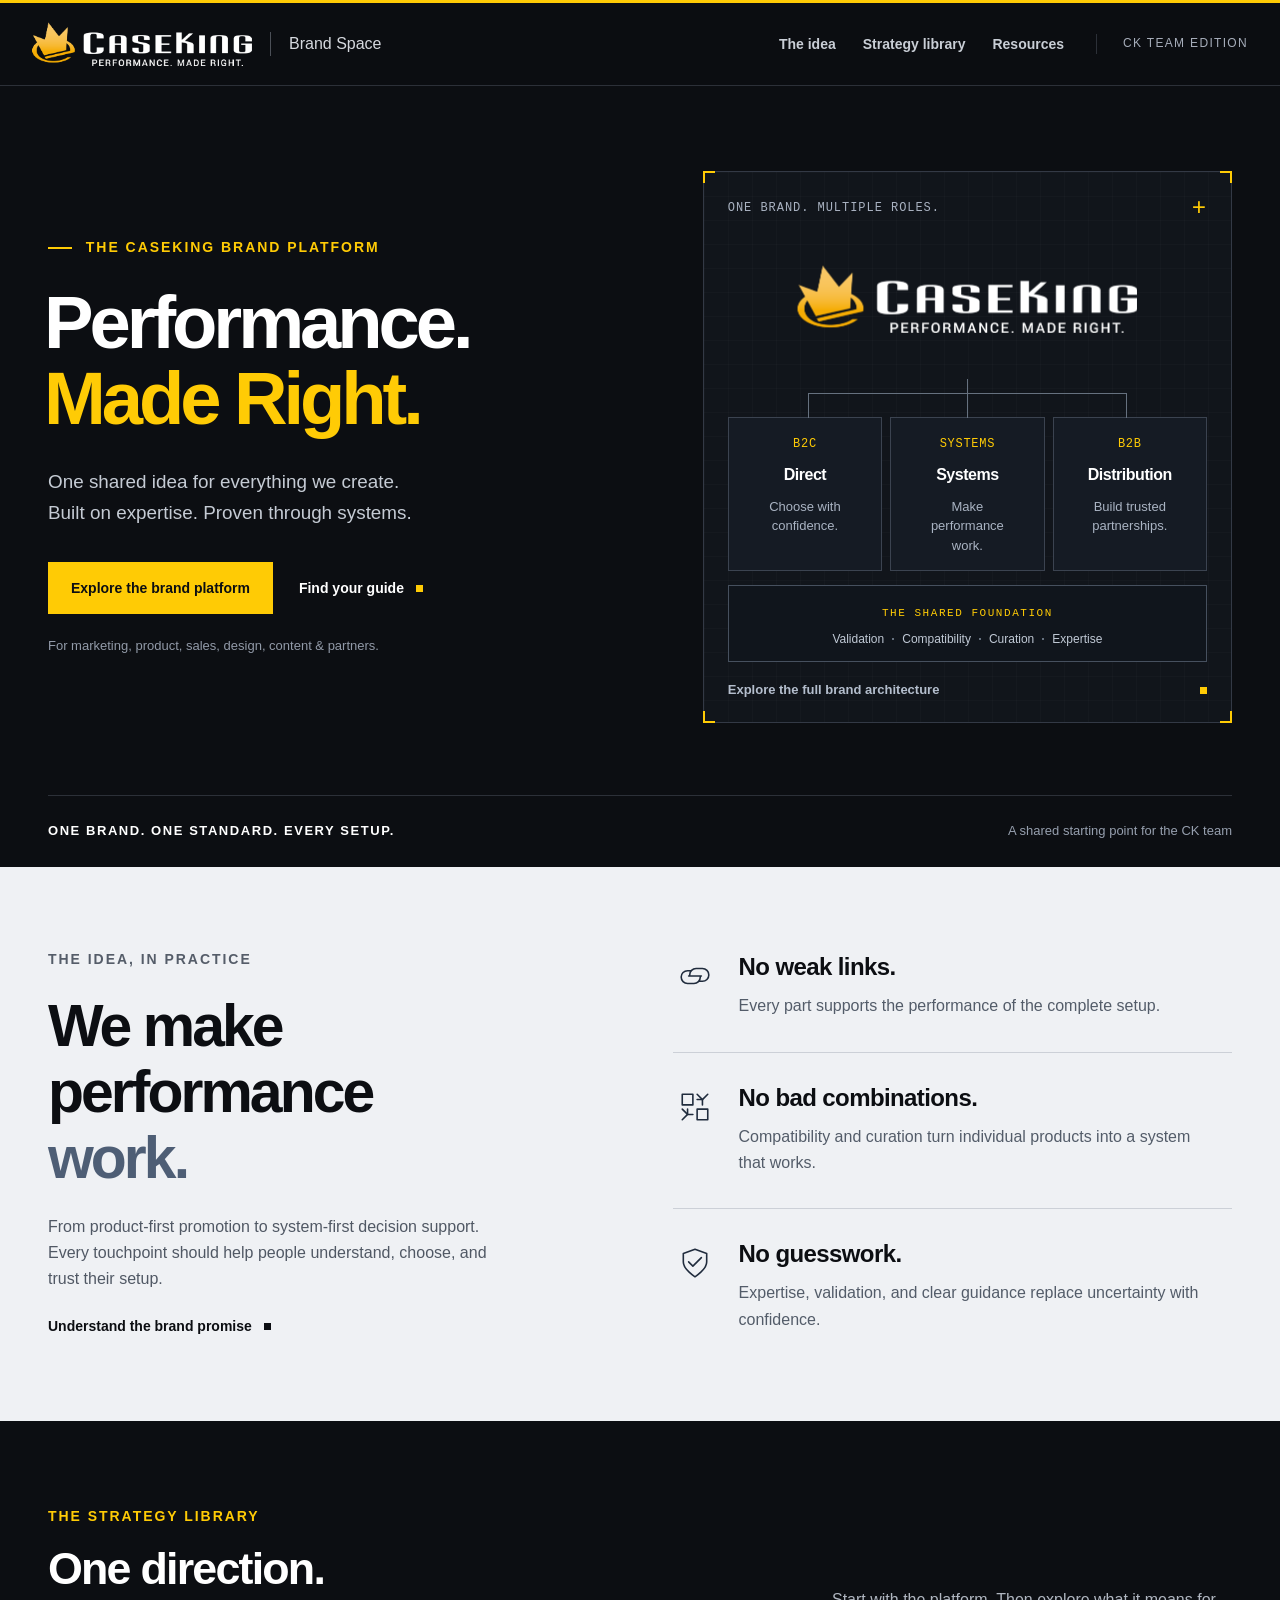
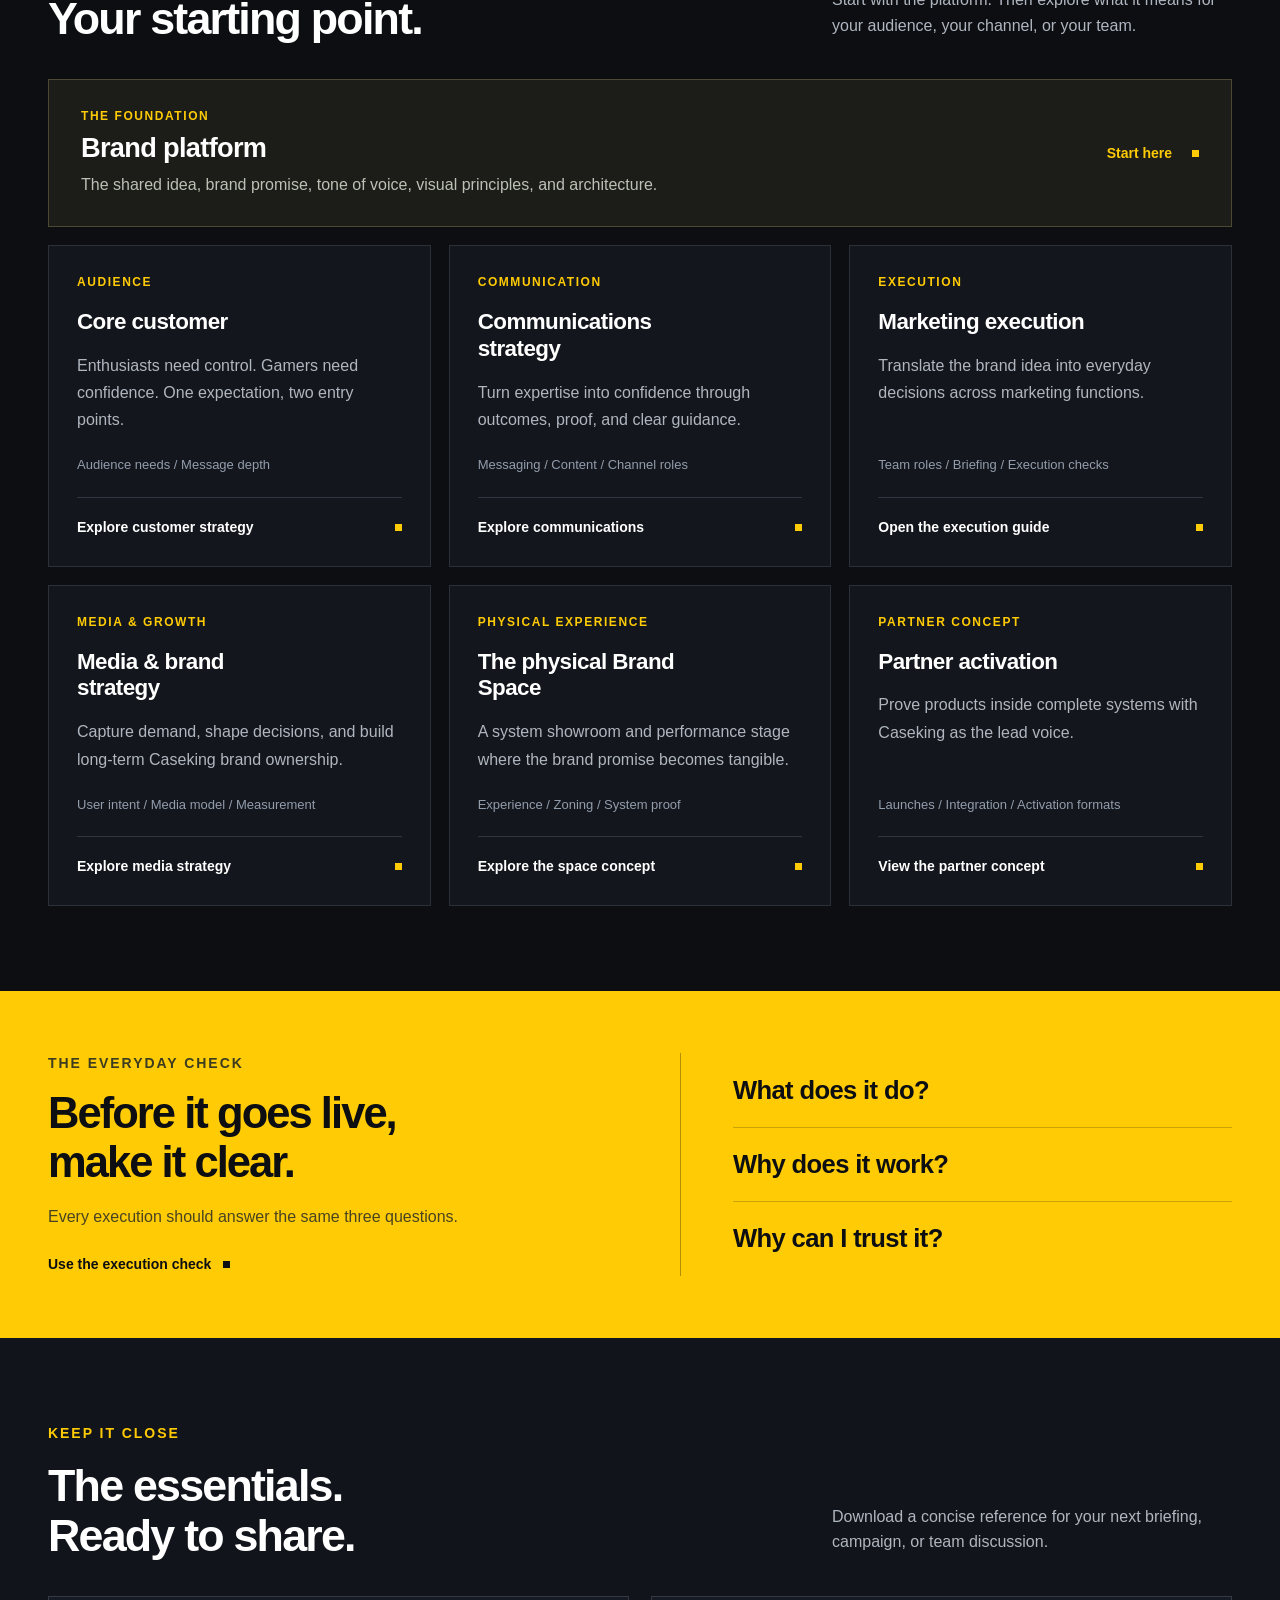
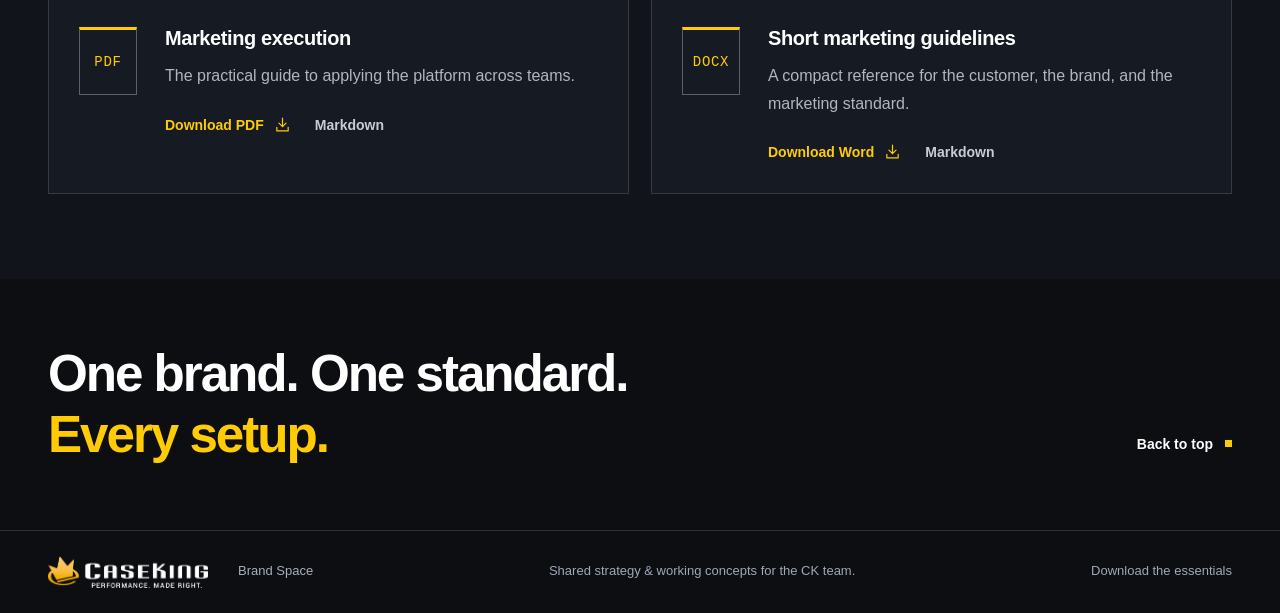
<file: index.html>
<!doctype html>
<html lang="en">
<head>
  <meta charset="utf-8">
  <meta name="viewport" content="width=device-width, initial-scale=1">
  <title>Caseking Brand Space | Performance. Made Right.</title>
  <meta name="description" content="The Caseking team's shared starting point for brand strategy, audiences, communications, marketing execution, and the physical Brand Space.">
  <meta name="robots" content="noindex, nofollow">
  <meta name="theme-color" content="#0c0e12">
  <link rel="icon" href="images/caseking-crown-transparent.png" type="image/png">
  <link rel="stylesheet" href="brand-space.css">
  <script src="brand-space.js" defer></script>
</head>
<body class="hub-page" id="top">
  <a class="skip-link" href="#main-content">Skip to content</a>
  <header class="site-header">
    <div class="header-inner">
      <a class="brand-lockup" href="index.html" aria-label="Caseking Brand Space home"><span class="official-logo "><img src="images/caseking-logo-white.png" width="2481" height="749" alt=""></span><span class="brand-divider"></span><span class="brand-space-name">Brand Space</span>
      </a>
      <button class="menu-toggle" type="button" aria-expanded="false" aria-controls="site-navigation" hidden>Menu <span class="menu-lines" aria-hidden="true"></span></button>
      <nav class="site-navigation" id="site-navigation" aria-label="Main navigation">
        <a href="#overview">The idea</a><a href="#library">Strategy library</a><a href="#resources">Resources</a>
      </nav>
      <span class="team-label">CK TEAM EDITION</span>
    </div>
  </header>

  <main id="main-content">
    <section class="hero" aria-labelledby="hero-title">
      <div class="page-width hero-grid">
        <div class="hero-copy">
          <p class="eyebrow"><span class="label-rule"></span> THE CASEKING BRAND PLATFORM</p>
          <h1 id="hero-title">Performance.<br><span>Made Right.</span></h1>
          <p class="hero-description">One shared idea for everything we create. <br>Built on expertise. Proven through systems.</p>
          <div class="actions">
            <a class="button button-yellow" href="caseking-brand-platform-landing.html">Explore the brand platform</a>
            <a class="text-link" href="#library">Find your guide <span class="link-square" aria-hidden="true"></span></a>
          </div>
          <p class="hero-note">For marketing, product, sales, design, content &amp; partners.</p>
        </div>
        <div class="system-visual" aria-label="Caseking brand architecture overview">
          <div class="visual-topline"><span>ONE BRAND. MULTIPLE ROLES.</span><span class="visual-plus" aria-hidden="true">+</span></div>
          <div class="system-master"><span class="official-logo system-official-logo"><img src="images/caseking-logo-white.png" width="2481" height="749" alt="Caseking. Performance. Made Right."></span></div>
          <div class="system-branches" aria-hidden="true"><span></span><span></span><span></span></div>
          <div class="business-pillars">
            <div><span class="pillar-type">B2C</span><strong>Direct</strong><span>Choose with confidence.</span></div>
            <div><span class="pillar-type">SYSTEMS</span><strong>Systems</strong><span>Make performance work.</span></div>
            <div><span class="pillar-type">B2B</span><strong>Distribution</strong><span>Build trusted partnerships.</span></div>
          </div>
          <div class="system-foundation"><span>THE SHARED FOUNDATION</span><p>Validation <i></i> Compatibility <i></i> Curation <i></i> Expertise</p></div>
          <a class="architecture-link" href="caseking-brand-platform-landing.html#system">Explore the full brand architecture <span class="link-square" aria-hidden="true"></span></a>
          <span class="corner corner-tl" aria-hidden="true"></span><span class="corner corner-tr" aria-hidden="true"></span><span class="corner corner-bl" aria-hidden="true"></span><span class="corner corner-br" aria-hidden="true"></span>
        </div>
      </div>
      <div class="page-width hero-baseline"><span>ONE BRAND. ONE STANDARD. EVERY SETUP.</span><span>A shared starting point for the CK team</span></div>
    </section>

    <section class="overview light-section" id="overview" aria-labelledby="overview-title">
      <div class="page-width overview-grid">
        <div class="overview-heading"><p class="eyebrow">THE IDEA, IN PRACTICE</p><h2 id="overview-title">We make <br>performance <br><em>work.</em></h2><p>From product-first promotion to system-first decision support. Every touchpoint should help people understand, choose, and trust their setup.</p><a class="text-link dark-link" href="caseking-brand-platform-landing.html#meaning">Understand the brand promise <span class="link-square" aria-hidden="true"></span></a></div>
        <div class="principles">
          <article><span class="principle-symbol" aria-hidden="true"><svg viewBox="0 0 32 32" fill="none"><path d="M12 11H9a6 6 0 000 12h6a6 6 0 006-6M20 21h3a6 6 0 000-12h-6a6 6 0 00-6 6M10 16h12"/></svg></span><div><h3>No weak links.</h3><p>Every part supports the performance of the complete setup.</p></div></article>
          <article><span class="principle-symbol" aria-hidden="true"><svg viewBox="0 0 32 32" fill="none"><path d="M4 4h10v10H4zM18 18h10v10H18zM18 9h5v5M9 18v5h5"/><path d="m18 4 5 5 5-5M4 18l5 5-5 5"/></svg></span><div><h3>No bad combinations.</h3><p>Compatibility and curation turn individual products into a system that works.</p></div></article>
          <article><span class="principle-symbol" aria-hidden="true"><svg viewBox="0 0 32 32" fill="none"><path d="M16 3 27 7v8c0 7-11 14-11 14S5 22 5 15V7l11-4Z"/><path d="m10 15 4 4 8-8"/></svg></span><div><h3>No guesswork.</h3><p>Expertise, validation, and clear guidance replace uncertainty with confidence.</p></div></article>
        </div>
      </div>
    </section>

    <section class="library section-space" id="library" aria-labelledby="library-title">
      <div class="page-width">
        <div class="section-heading"><div><p class="eyebrow">THE STRATEGY LIBRARY</p><h2 id="library-title">One direction.<br>Your starting point.</h2></div><p>Start with the platform. Then explore what it means for your audience, your channel, or your team.</p></div>
        <a class="foundation-guide guide-link" href="caseking-brand-platform-landing.html">
          <div class="foundation-mark" aria-hidden="true"><span class="official-logo foundation-official-logo"><img src="images/caseking-logo-white.png" width="2481" height="749" alt=""></span></div>
          <div class="foundation-copy"><p class="card-label">THE FOUNDATION</p><h3>Brand platform</h3><p>The shared idea, brand promise, tone of voice, visual principles, and architecture.</p></div>
          <span class="foundation-cta">Start here <span class="link-square" aria-hidden="true"></span></span>
        </a>
        <div class="guide-grid">
          <a class="guide-card guide-link" href="caseking-core-customer.html"><p class="card-label">AUDIENCE</p><h3>Core customer</h3><p>Enthusiasts need control. Gamers need confidence. One expectation, two entry points.</p><span class="guide-topics">Audience needs / Message depth</span><span class="card-action">Explore customer strategy <span class="link-square" aria-hidden="true"></span></span></a>
          <a class="guide-card guide-link" href="caseking-coms-strategy.html"><p class="card-label">COMMUNICATION</p><h3>Communications strategy</h3><p>Turn expertise into confidence through outcomes, proof, and clear guidance.</p><span class="guide-topics">Messaging / Content / Channel roles</span><span class="card-action">Explore communications <span class="link-square" aria-hidden="true"></span></span></a>
          <a class="guide-card guide-link" href="caseking-marketing-execution-excerpt.html"><p class="card-label">EXECUTION</p><h3>Marketing execution</h3><p>Translate the brand idea into everyday decisions across marketing functions.</p><span class="guide-topics">Team roles / Briefing / Execution checks</span><span class="card-action">Open the execution guide <span class="link-square" aria-hidden="true"></span></span></a>
          <a class="guide-card guide-link" href="caseking-media-brand-strategy.html"><p class="card-label">MEDIA &amp; GROWTH</p><h3>Media &amp; brand strategy</h3><p>Capture demand, shape decisions, and build long-term Caseking brand ownership.</p><span class="guide-topics">User intent / Media model / Measurement</span><span class="card-action">Explore media strategy <span class="link-square" aria-hidden="true"></span></span></a>
          <a class="guide-card guide-link" href="caseking-brand-space-physical.html"><p class="card-label">PHYSICAL EXPERIENCE</p><h3>The physical Brand Space</h3><p>A system showroom and performance stage where the brand promise becomes tangible.</p><span class="guide-topics">Experience / Zoning / System proof</span><span class="card-action">Explore the space concept <span class="link-square" aria-hidden="true"></span></span></a>
          <a class="guide-card guide-link" href="caseking-brand-space-partner-alternative.html"><p class="card-label">PARTNER CONCEPT</p><h3>Partner activation</h3><p>Prove products inside complete systems with Caseking as the lead voice.</p><span class="guide-topics">Launches / Integration / Activation formats</span><span class="card-action">View the partner concept <span class="link-square" aria-hidden="true"></span></span></a>
        </div>
      </div>
    </section>

    <section class="briefing-section" aria-labelledby="briefing-title">
      <div class="page-width"><div class="briefing-intro"><p class="eyebrow">THE EVERYDAY CHECK</p><h2 id="briefing-title">Before it goes live,<br>make it clear.</h2><p>Every execution should answer the same three questions.</p></div><div class="briefing-questions"><p>What does it do?</p><p>Why does it work?</p><p>Why can I trust it?</p></div><a class="text-link dark-link" href="caseking-marketing-execution-excerpt.html#briefing-filter">Use the execution check <span class="link-square" aria-hidden="true"></span></a></div>
    </section>

    <section class="resources section-space" id="resources" aria-labelledby="resources-title">
      <div class="page-width">
        <div class="section-heading"><div><p class="eyebrow">KEEP IT CLOSE</p><h2 id="resources-title">The essentials.<br>Ready to share.</h2></div><p>Download a concise reference for your next briefing, campaign, or team discussion.</p></div>
        <div class="download-grid">
          <article class="download-card"><span class="file-format">PDF</span><div><h3>Marketing execution</h3><p>The practical guide to applying the platform across teams.</p><div class="download-actions"><a href="resources/caseking-marketing-execution-excerpt.pdf" download>Download PDF <svg viewBox="0 0 24 24" aria-hidden="true"><path d="M12 3v12m-5-5 5 5 5-5M4 16v5h16v-5"/></svg></a><a class="secondary-download" href="resources/caseking-marketing-execution-excerpt.md" download>Markdown</a></div></div></article>
          <article class="download-card"><span class="file-format">DOCX</span><div><h3>Short marketing guidelines</h3><p>A compact reference for the customer, the brand, and the marketing standard.</p><div class="download-actions"><a href="resources/caseking-short-marketing-guidelines-excerpt.docx" download>Download Word <svg viewBox="0 0 24 24" aria-hidden="true"><path d="M12 3v12m-5-5 5 5 5-5M4 16v5h16v-5"/></svg></a><a class="secondary-download" href="resources/caseking-short-marketing-guidelines-excerpt.md" download>Markdown</a></div></div></article>
        </div>
      </div>
    </section>
    <section class="closing-line"><div class="page-width"><p>One brand. One standard.<br><span>Every setup.</span></p><a class="text-link" href="#top" data-back-top>Back to top <span class="link-square" aria-hidden="true"></span></a></div></section>
  </main>
  <footer class="site-footer"><div class="page-width"><a class="footer-brand" href="index.html"><span class="official-logo "><img src="images/caseking-logo-white.png" width="2481" height="749" alt=""></span><span>Brand Space</span></a><p>Shared strategy &amp; working concepts for the CK team.</p><a href="#resources">Download the essentials</a></div></footer>
</body>
</html>
</file>
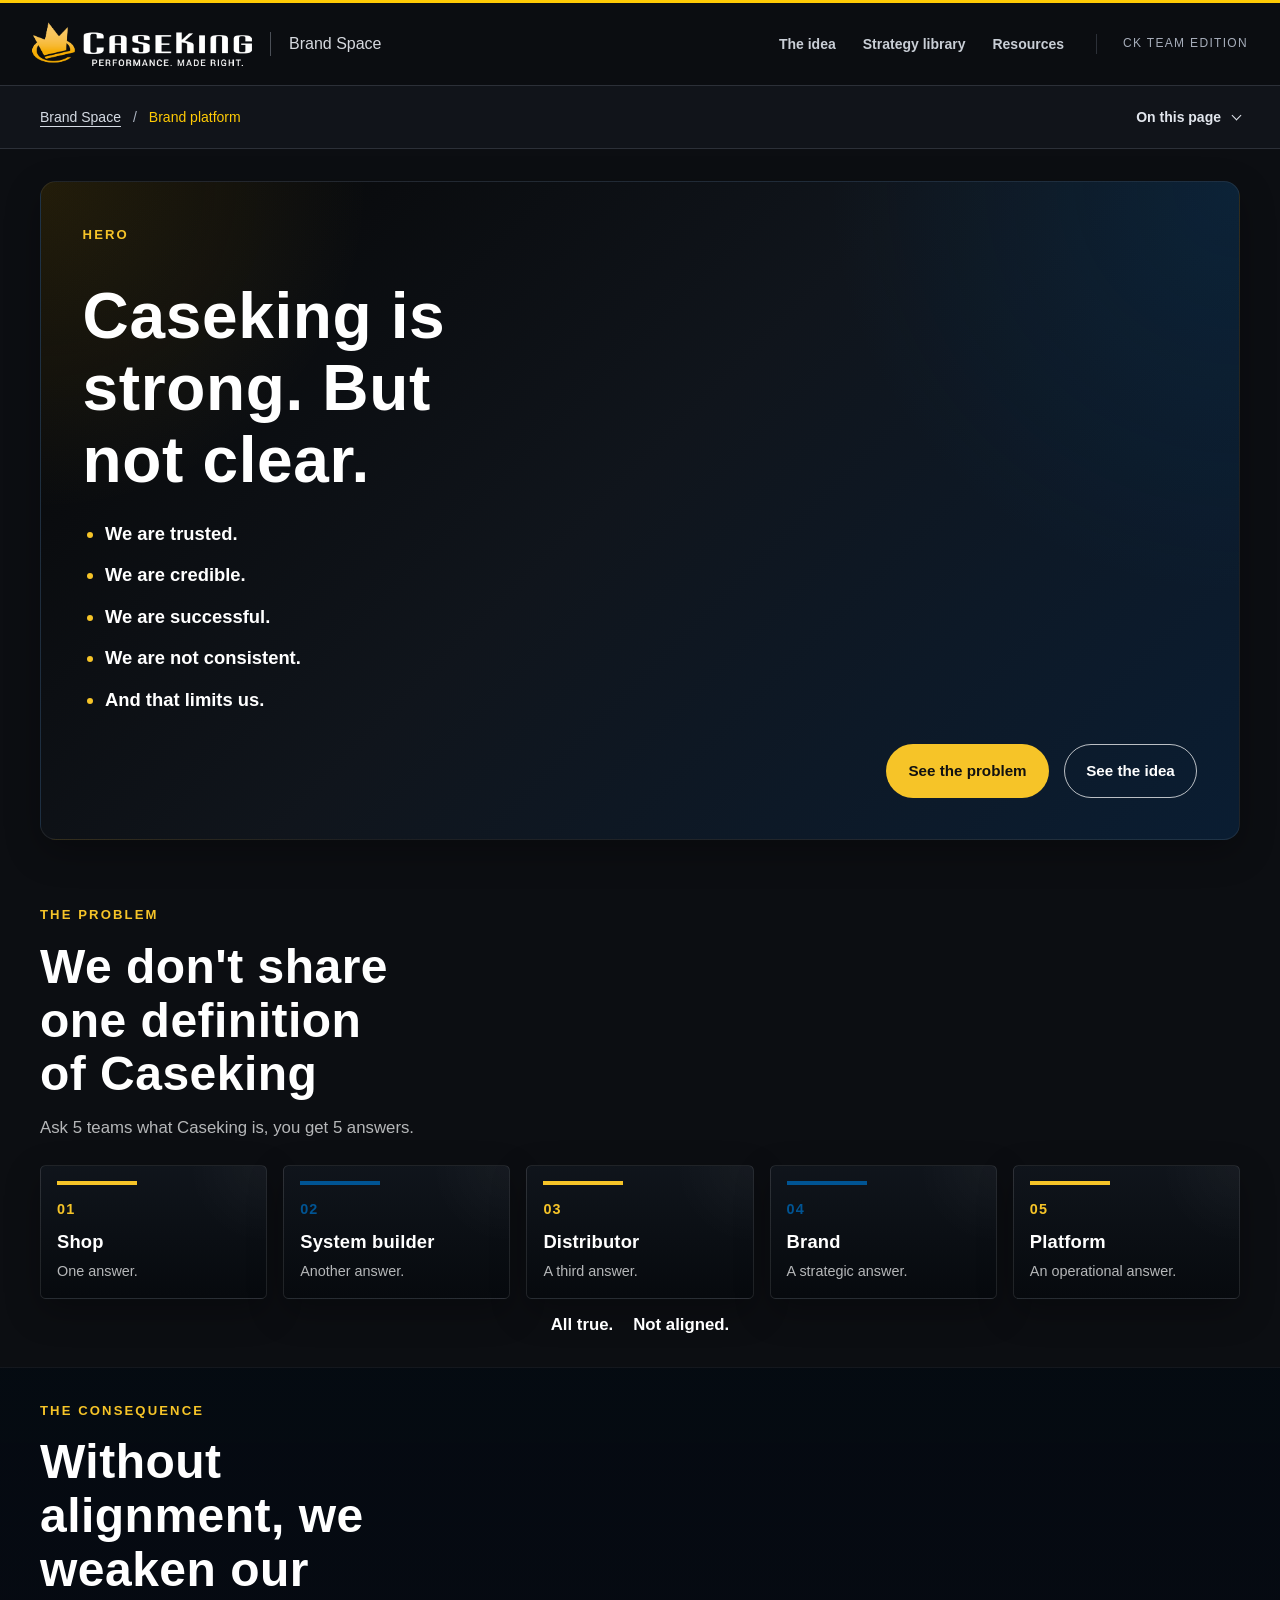
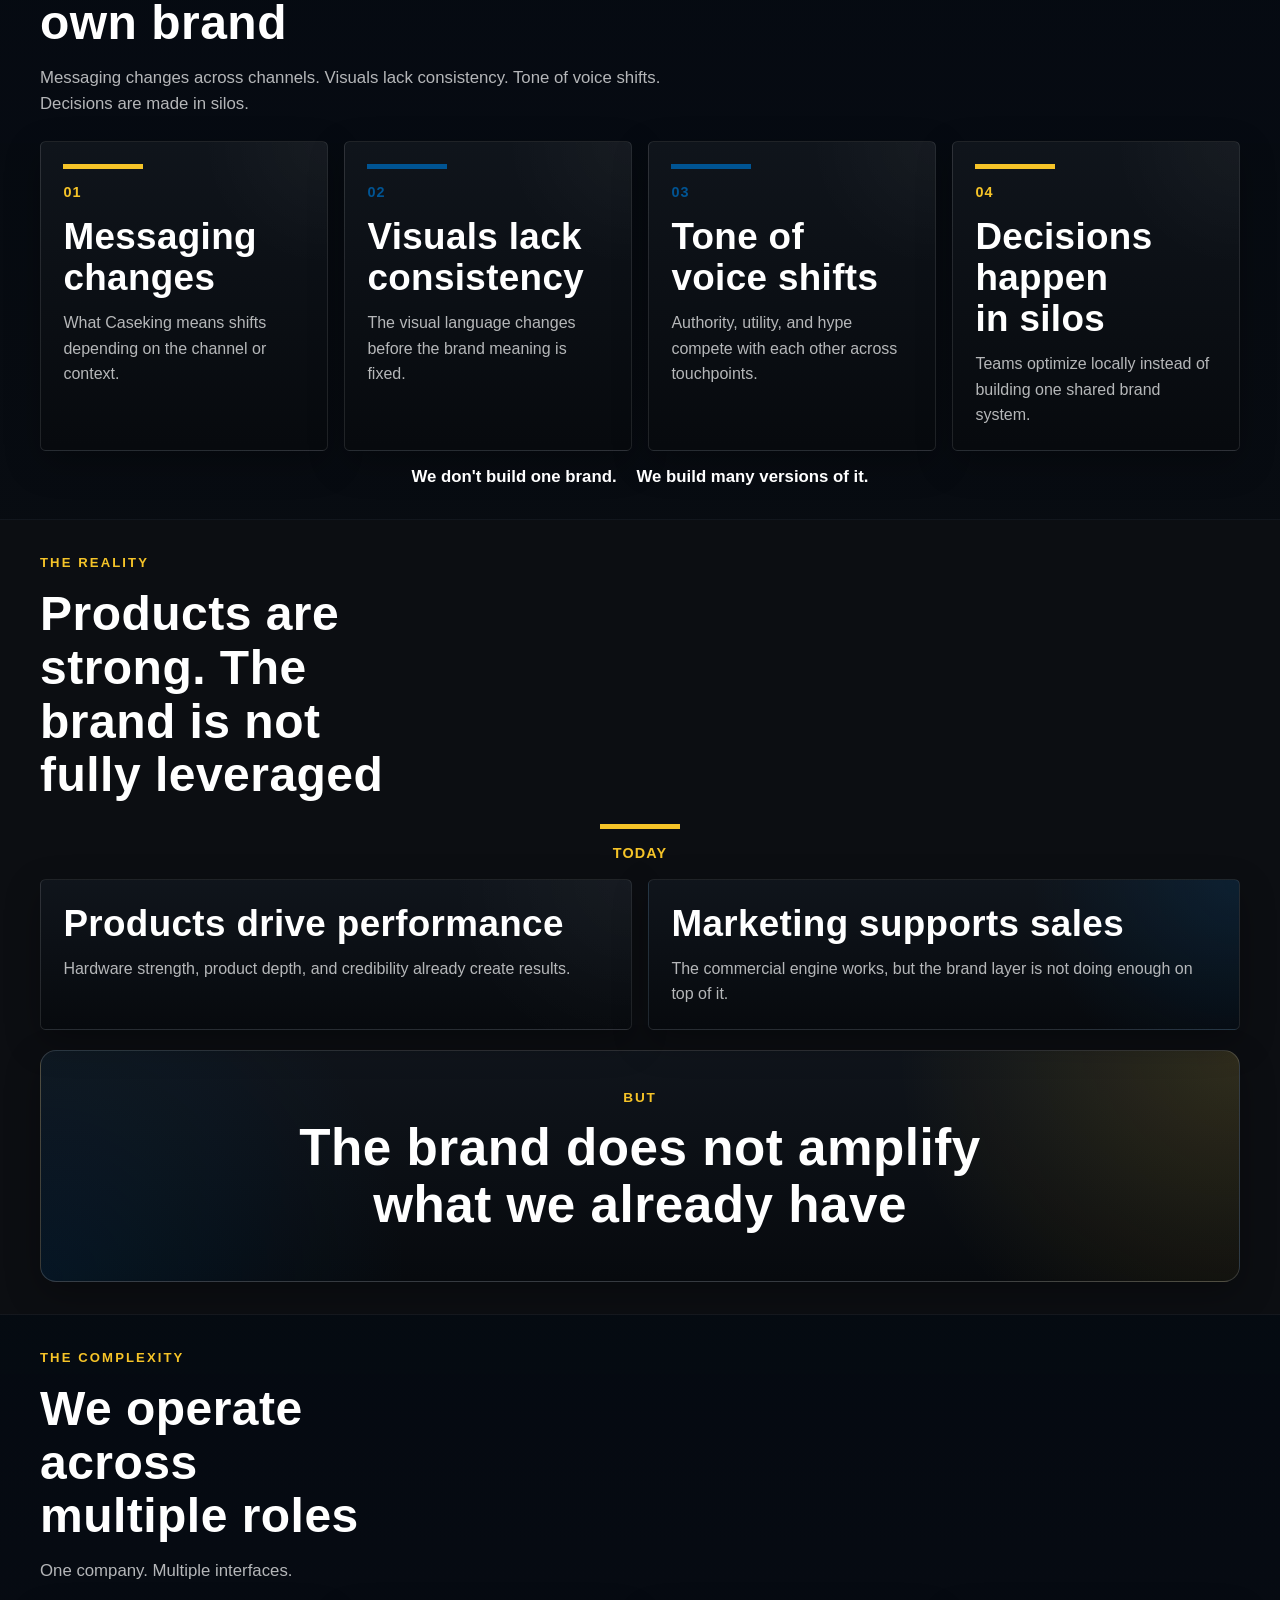
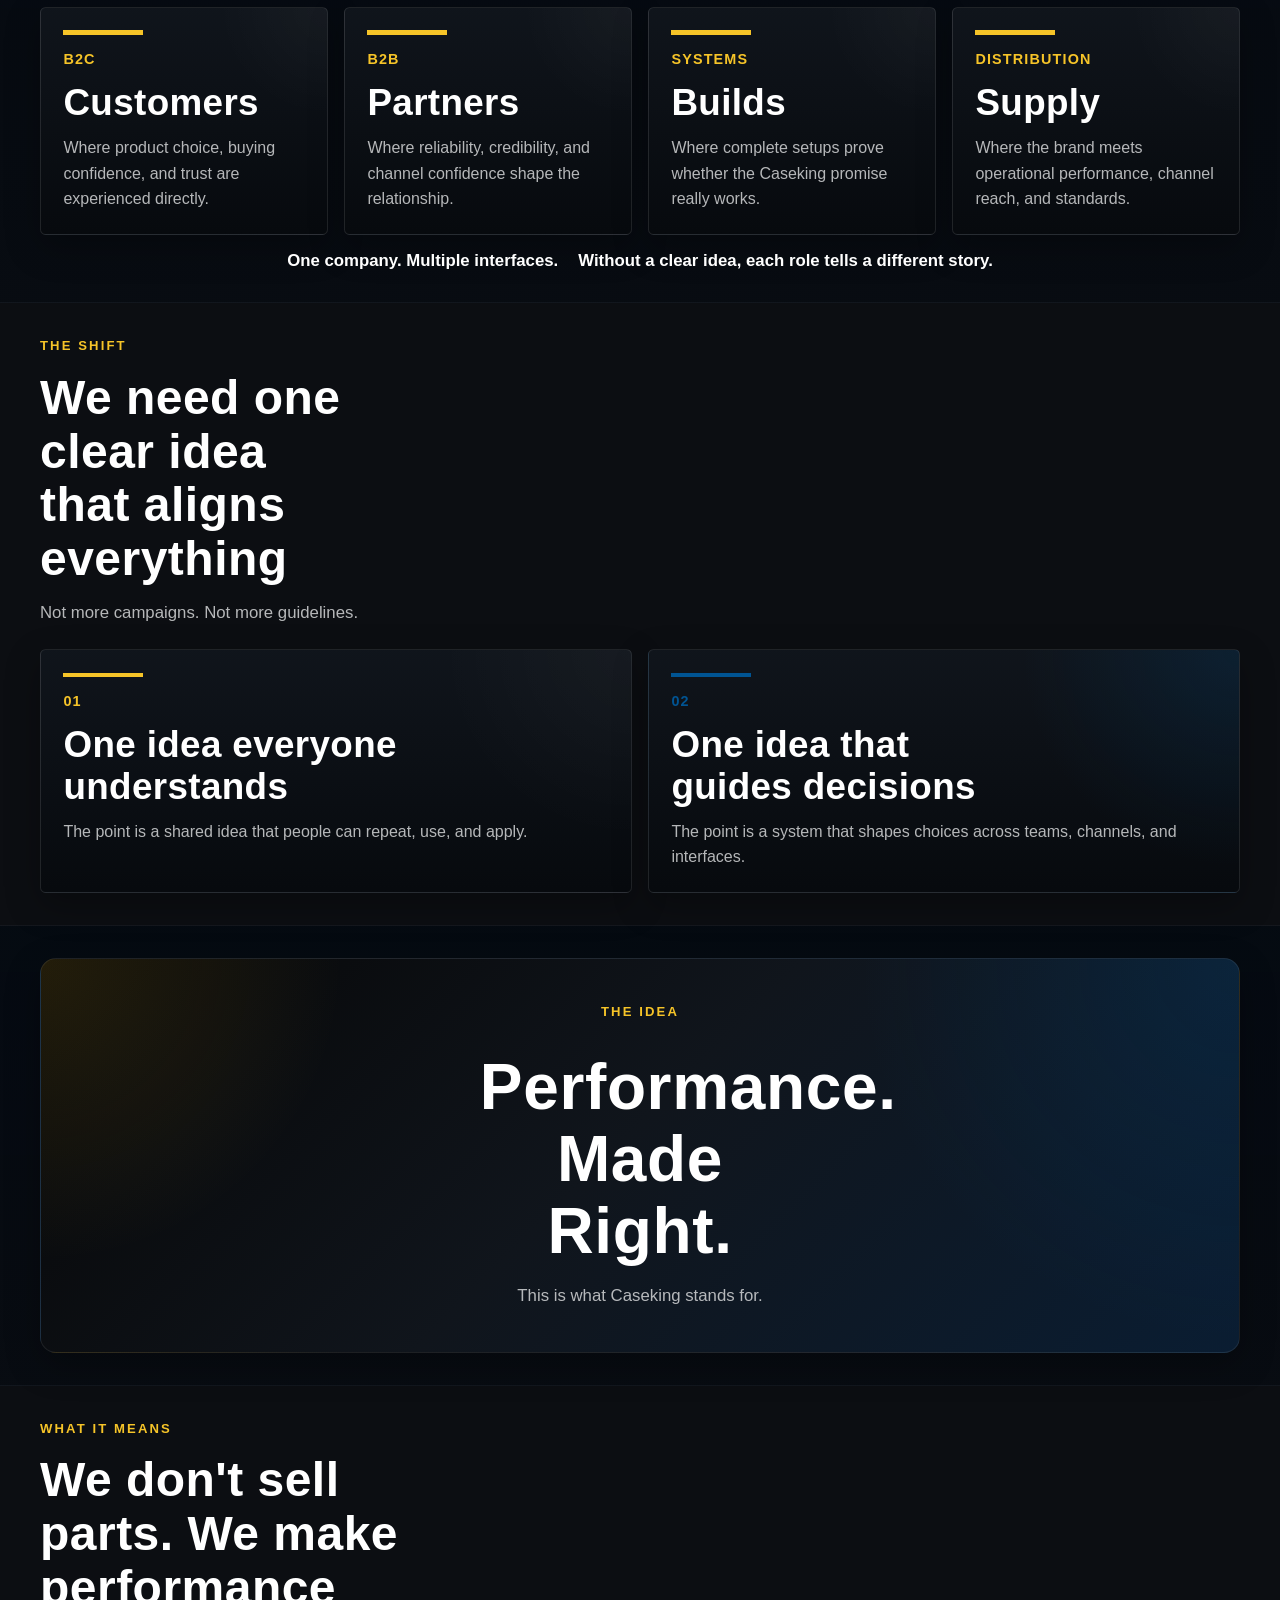
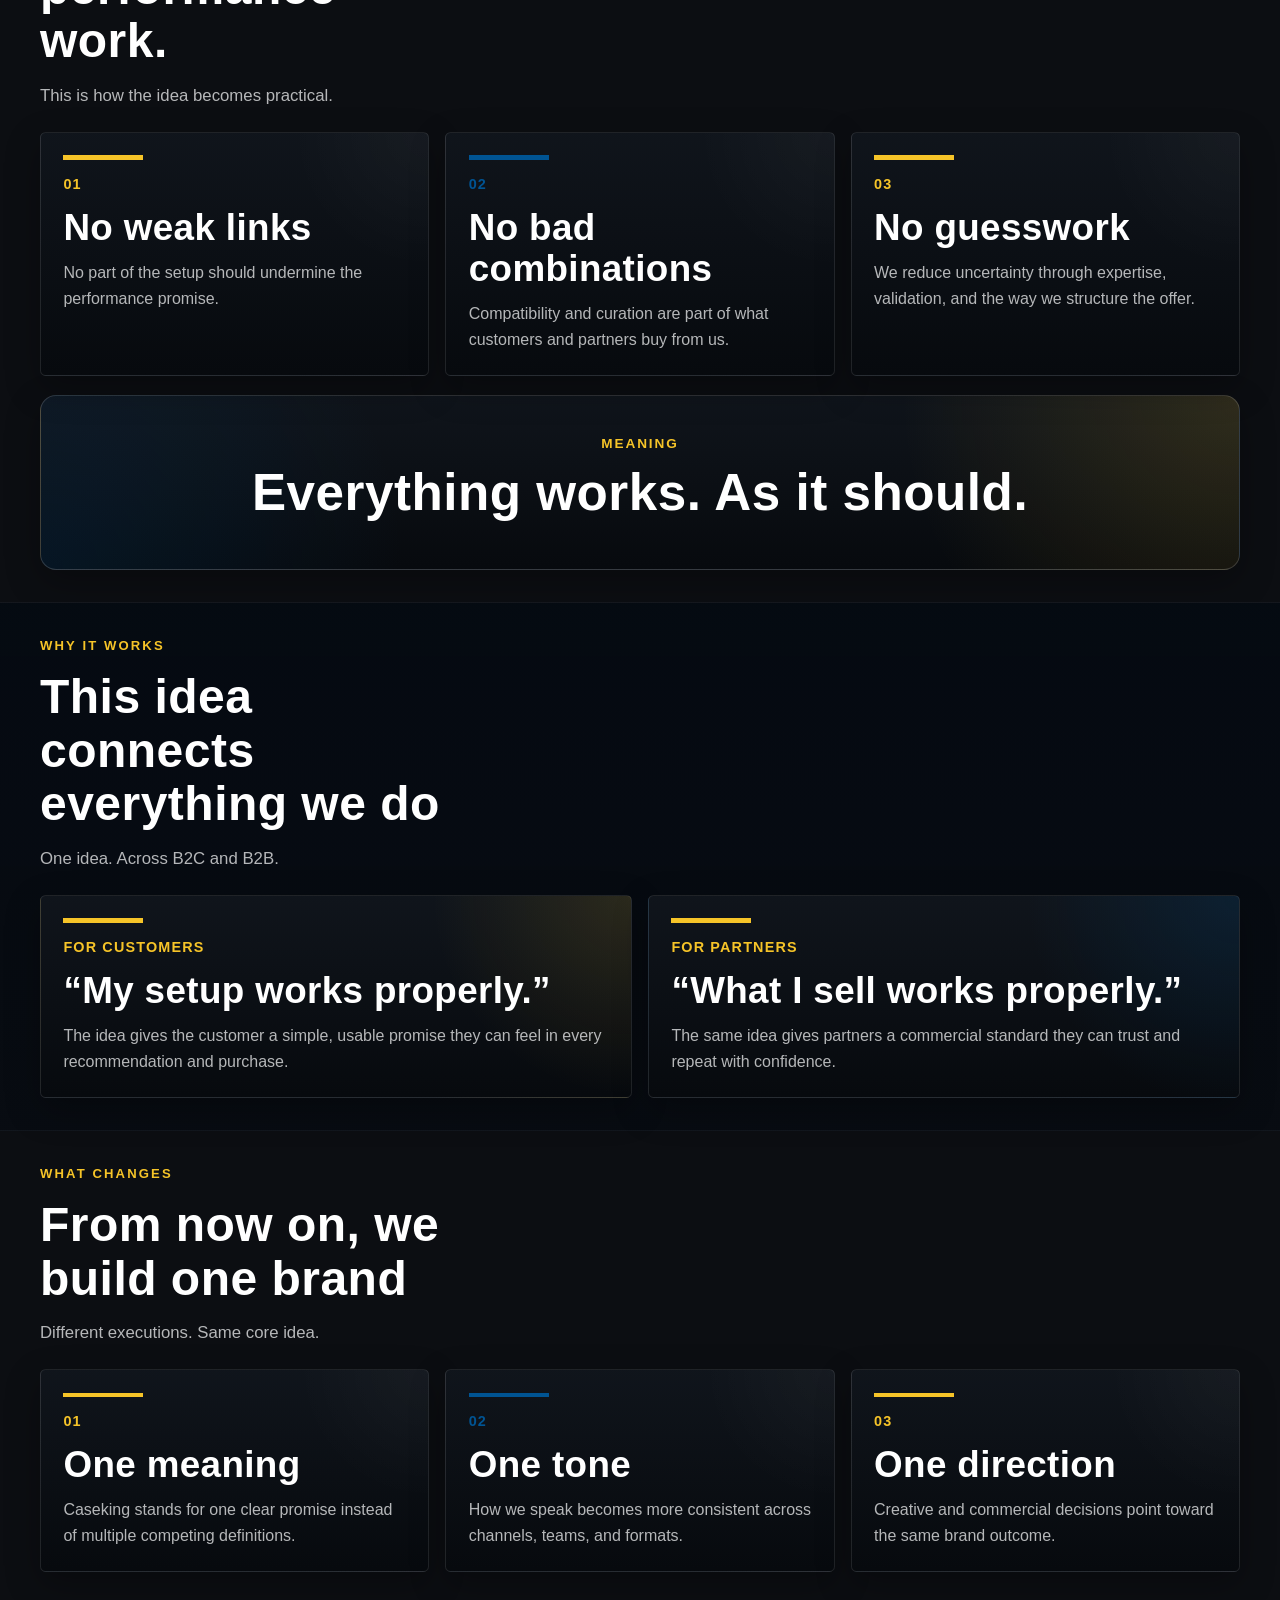
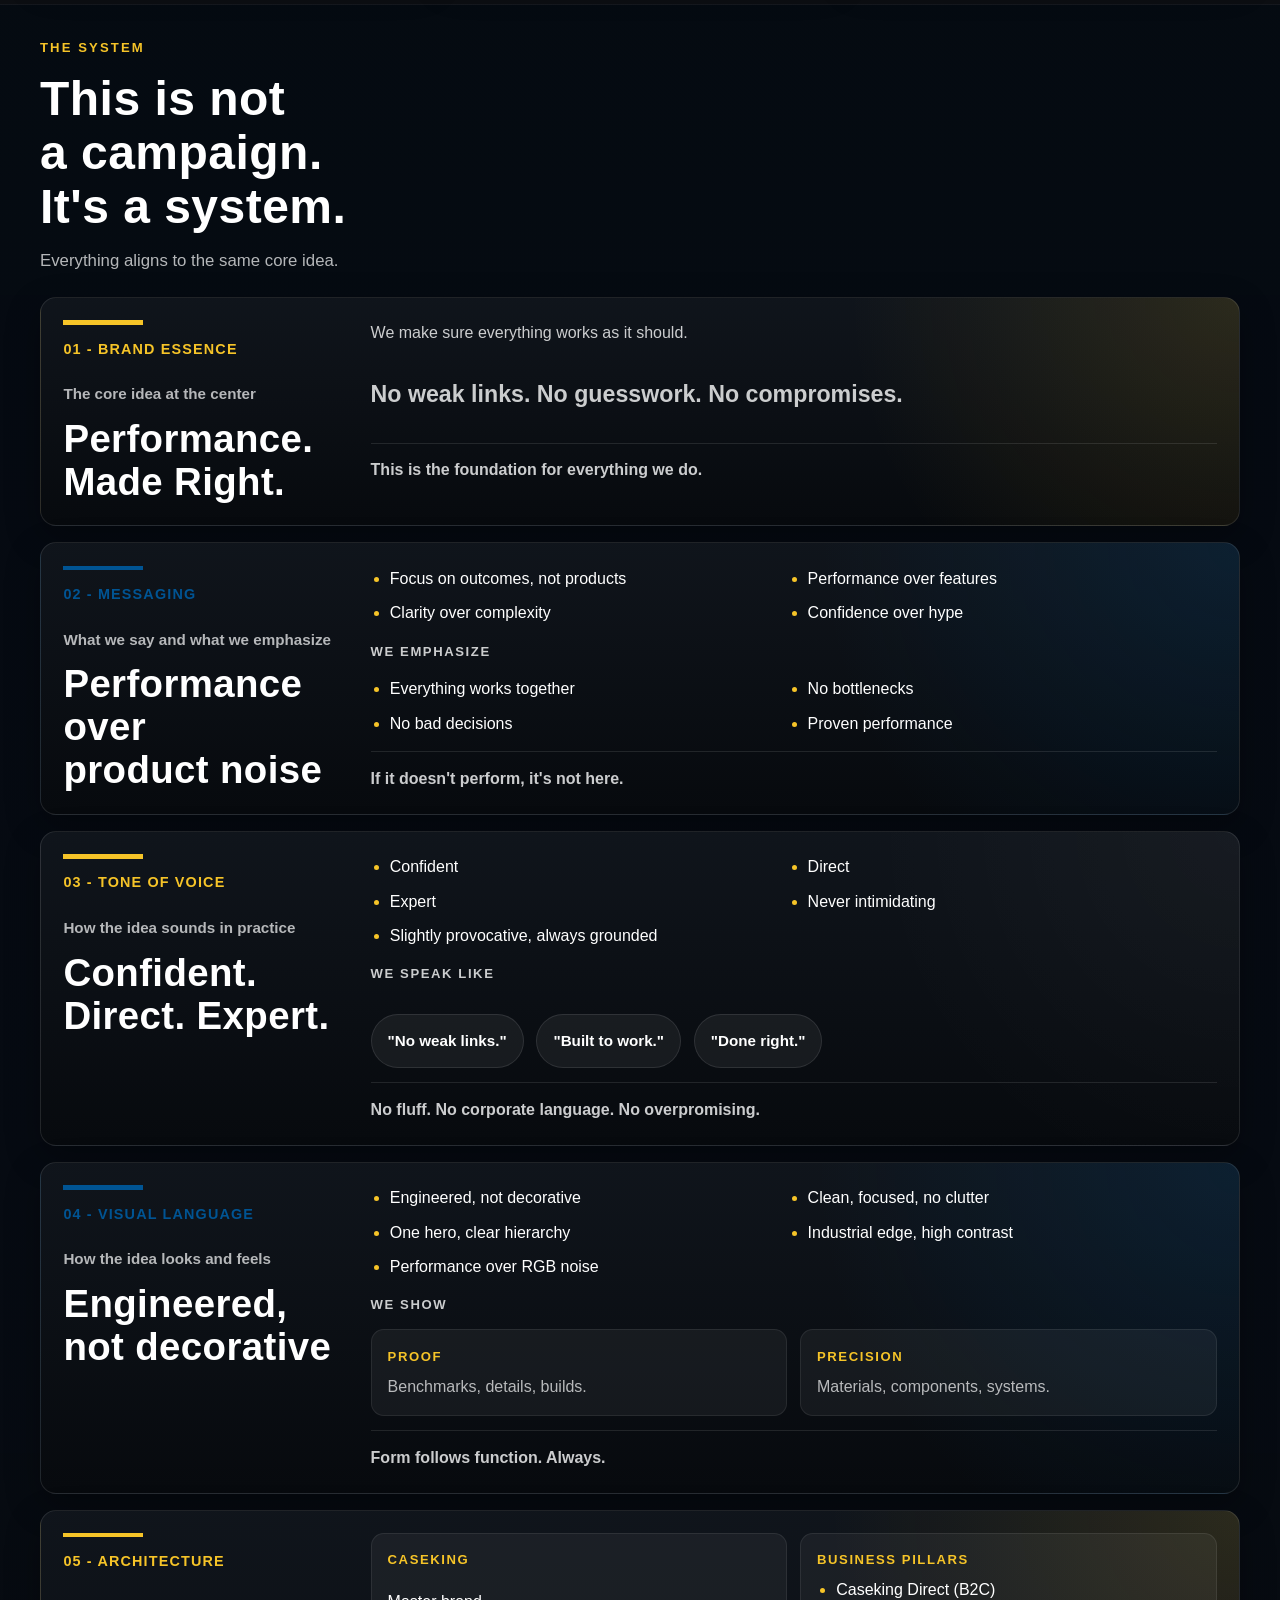
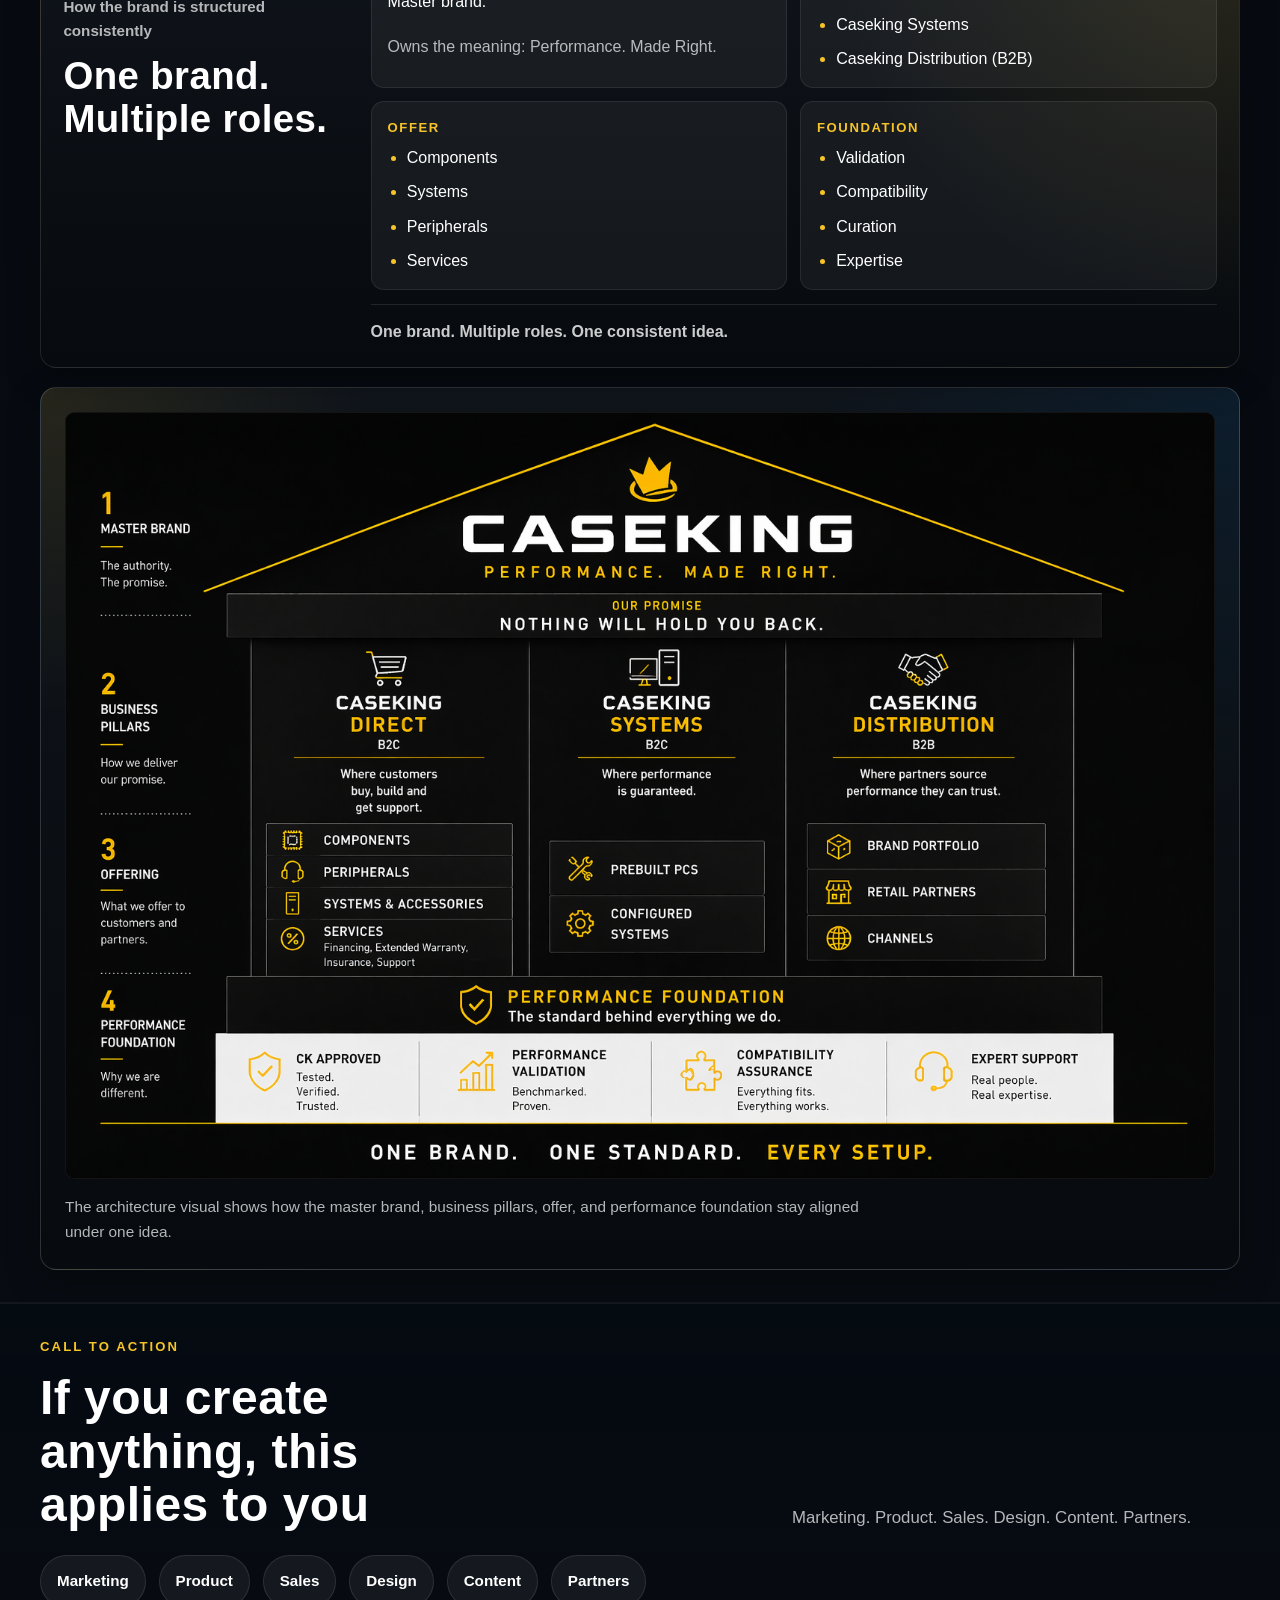
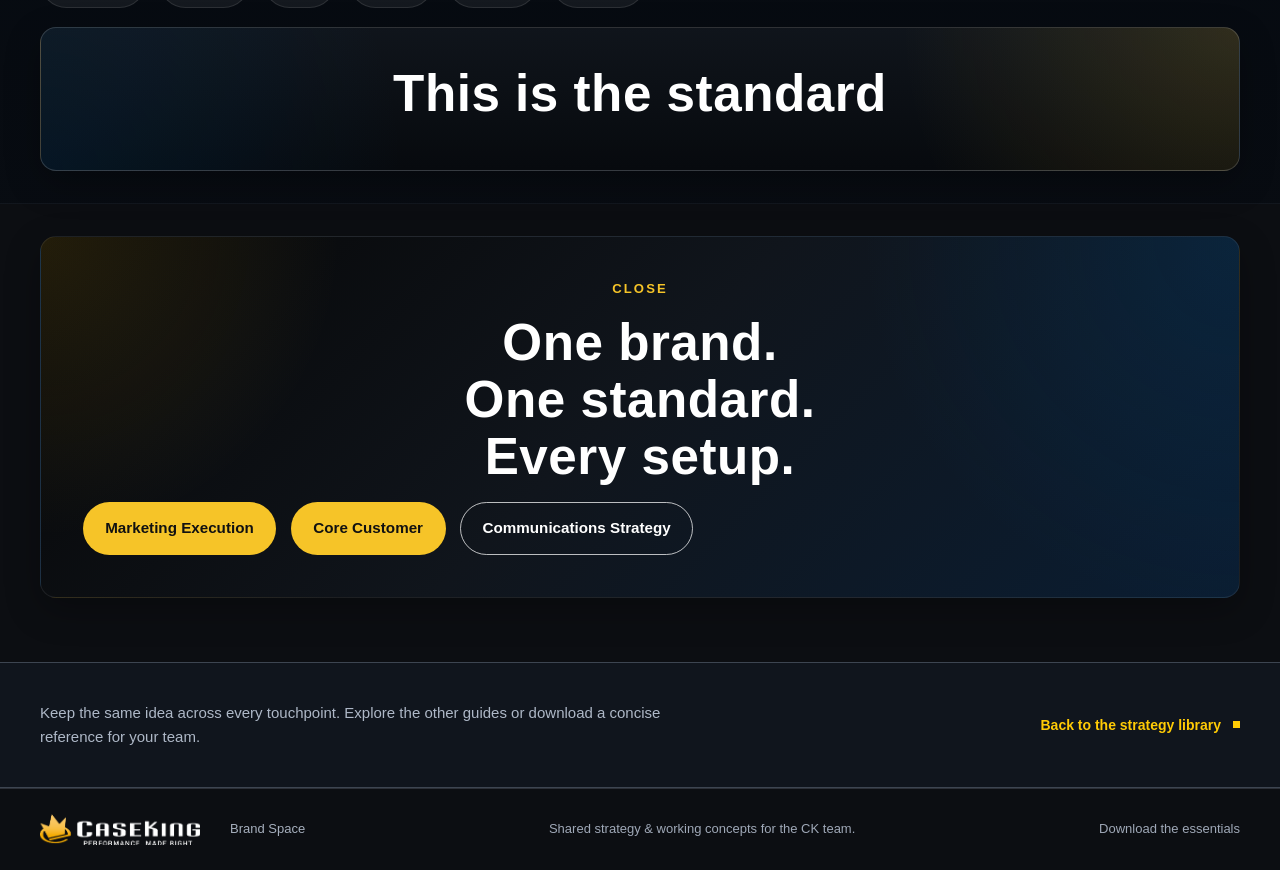
<file: caseking-brand-platform-landing.html>
<!DOCTYPE html>
<html lang="en">
<head>
  <meta charset="utf-8">
  <meta name="viewport" content="width=device-width, initial-scale=1">
  <title>Brand platform | Caseking Brand Space</title>
  <meta
    name="description"
    content="The Caseking brand platform: the shared idea, promise, messaging, tone of voice, visual principles, and brand architecture."
  >
  <link rel="stylesheet" href="caseking-brand-platform-landing.css">
  <meta name="robots" content="noindex, nofollow">
  <meta name="theme-color" content="#0c0e12">
  <link rel="icon" href="images/caseking-crown-transparent.png" type="image/png">
  <link rel="stylesheet" href="brand-space.css">
  <script src="brand-space.js" defer></script>
</head>
<body class="ck-page">
  <a class="ck-skip-link" href="#main-content">Skip to content</a>
<header class="site-header">
    <div class="header-inner">
      <a class="brand-lockup" href="index.html" aria-label="Caseking Brand Space home"><span class="official-logo "><img src="images/caseking-logo-white.png" width="2481" height="749" alt=""></span><span class="brand-divider"></span><span class="brand-space-name">Brand Space</span></a>
      <button class="menu-toggle" type="button" aria-expanded="false" aria-controls="site-navigation" hidden>Menu <span class="menu-lines" aria-hidden="true"></span></button>
      <nav class="site-navigation" id="site-navigation" aria-label="Main navigation"><a href="index.html#overview">The idea</a><a href="index.html#library">Strategy library</a><a href="index.html#resources">Resources</a></nav>
      <span class="team-label">CK TEAM EDITION</span>
    </div>
  </header>
<div class="document-bar" data-team-navigation><div class="document-bar-inner"><div class="document-breadcrumb"><a href="index.html">Brand Space</a><span aria-hidden="true">/</span><span>Brand platform</span></div><details class="chapter-menu"><summary>On this page</summary><nav aria-label="Page sections"><a href="#problem">The Problem</a><a href="#consequence">The Consequence</a><a href="#reality">The Reality</a><a href="#complexity">The Complexity</a><a href="#shift">The Shift</a><a href="#idea">The Idea</a><a href="#meaning">What It Means</a><a href="#why">Why It Works</a><a href="#changes">What Changes</a><a href="#system">The System</a><a href="#apply">Call To Action</a></nav></details></div></div><div class="reading-progress" aria-hidden="true"></div>

  <main id="main-content">
    <section class="ck-hero-section" id="top">
      <div class="ck-container">
        <div class="ck-hero-shell">
          <div class="ck-hero-grid ck-hero-grid-single">
            <div class="ck-hero-copy">
              <p class="ck-kicker">Hero</p>
              <h1>Caseking is strong. But not clear.</h1>
              <ul class="ck-hero-bullet-list">
                <li>We are trusted.</li>
                <li>We are credible.</li>
                <li>We are successful.</li>
                <li>We are not consistent.</li>
                <li>And that limits us.</li>
              </ul>

              <div class="ck-action-row ck-action-row-right">
                <a class="ck-button ck-button-primary" href="#problem">See the problem</a>
                <a class="ck-button ck-button-secondary" href="#idea">See the idea</a>
              </div>
            </div>
          </div>
        </div>
      </div>
    </section>

    <section class="ck-section ck-section-problem" id="problem">
      <div class="ck-container">
        <div class="ck-split-intro">
          <div>
            <p class="ck-kicker ck-kicker-dark">The Problem</p>
            <h2>We don&apos;t share one definition of Caseking</h2>
            <p class="ck-section-copy">
              Ask 5 teams what Caseking is, you get 5 answers.
            </p>
          </div>
        </div>

        <div class="ck-problem-flow">
          <div class="ck-mini-grid">
            <article class="ck-mini-card">
              <p class="ck-card-index">01</p>
              <h3>Shop</h3>
              <p>One answer.</p>
            </article>
            <article class="ck-mini-card">
              <p class="ck-card-index ck-card-index-blue">02</p>
              <h3>System builder</h3>
              <p>Another answer.</p>
            </article>
            <article class="ck-mini-card">
              <p class="ck-card-index">03</p>
              <h3>Distributor</h3>
              <p>A third answer.</p>
            </article>
            <article class="ck-mini-card">
              <p class="ck-card-index ck-card-index-blue">04</p>
              <h3>Brand</h3>
              <p>A strategic answer.</p>
            </article>
            <article class="ck-mini-card">
              <p class="ck-card-index">05</p>
              <h3>Platform</h3>
              <p>An operational answer.</p>
            </article>
          </div>

          <div class="ck-statement-row">
            <article class="ck-statement-card">
              <p>All true.</p>
            </article>
            <article class="ck-statement-card ck-statement-card-secondary">
              <p>Not aligned.</p>
            </article>
          </div>
        </div>
      </div>
    </section>

    <section class="ck-section ck-section-alt ck-section-consequence" id="consequence">
      <div class="ck-container">
        <div class="ck-split-intro">
          <div>
            <p class="ck-kicker">The Consequence</p>
            <h2>Without alignment, we weaken our own brand</h2>
            <p class="ck-section-copy ck-section-copy-light">
              Messaging changes across channels. Visuals lack consistency. Tone of
              voice shifts. Decisions are made in silos.
            </p>
          </div>
        </div>

        <div class="ck-card-grid ck-card-grid-four">
          <article class="ck-risk-card">
            <p class="ck-card-index">01</p>
            <h3>Messaging changes</h3>
            <p>What Caseking means shifts depending on the channel or context.</p>
          </article>
          <article class="ck-risk-card">
            <p class="ck-card-index ck-card-index-blue">02</p>
            <h3>Visuals lack consistency</h3>
            <p>The visual language changes before the brand meaning is fixed.</p>
          </article>
          <article class="ck-risk-card">
            <p class="ck-card-index ck-card-index-blue">03</p>
            <h3>Tone of voice shifts</h3>
            <p>Authority, utility, and hype compete with each other across touchpoints.</p>
          </article>
          <article class="ck-risk-card">
            <p class="ck-card-index">04</p>
            <h3>Decisions happen in silos</h3>
            <p>Teams optimize locally instead of building one shared brand system.</p>
          </article>
        </div>

        <div class="ck-statement-row">
          <article class="ck-statement-card">
            <p>We don&apos;t build one brand.</p>
          </article>
          <article class="ck-statement-card ck-statement-card-secondary">
            <p>We build many versions of it.</p>
          </article>
        </div>
      </div>
    </section>

    <section class="ck-section ck-section-reality" id="reality">
      <div class="ck-container">
        <div class="ck-split-intro">
          <div>
            <p class="ck-kicker ck-kicker-dark">The Reality</p>
            <h2>Products are strong. The brand is not fully leveraged</h2>
          </div>
        </div>

        <p class="ck-shared-label">Today</p>
        <div class="ck-card-grid ck-card-grid-two">
          <article class="ck-state-card">
            <h3>Products drive performance</h3>
            <p>Hardware strength, product depth, and credibility already create results.</p>
          </article>
          <article class="ck-state-card ck-state-card-secondary">
            <h3>Marketing supports sales</h3>
            <p>The commercial engine works, but the brand layer is not doing enough on top of it.</p>
          </article>
        </div>

        <div class="ck-highlight-band">
          <p class="ck-highlight-label">But</p>
          <h3>The brand does not amplify what we already have</h3>
        </div>
      </div>
    </section>

    <section class="ck-section ck-section-alt ck-section-complexity" id="complexity">
      <div class="ck-container">
        <div class="ck-split-intro">
          <div>
            <p class="ck-kicker">The Complexity</p>
            <h2>We operate across multiple roles</h2>
            <p class="ck-section-copy ck-section-copy-light">
              One company. Multiple interfaces.
            </p>
          </div>
        </div>

        <div class="ck-card-grid ck-card-grid-four">
          <article class="ck-feature-card">
            <p class="ck-card-label">B2C</p>
            <h3>Customers</h3>
            <p>Where product choice, buying confidence, and trust are experienced directly.</p>
          </article>
          <article class="ck-feature-card">
            <p class="ck-card-label">B2B</p>
            <h3>Partners</h3>
            <p>Where reliability, credibility, and channel confidence shape the relationship.</p>
          </article>
          <article class="ck-feature-card">
            <p class="ck-card-label">Systems</p>
            <h3>Builds</h3>
            <p>Where complete setups prove whether the Caseking promise really works.</p>
          </article>
          <article class="ck-feature-card">
            <p class="ck-card-label">Distribution</p>
            <h3>Supply</h3>
            <p>Where the brand meets operational performance, channel reach, and standards.</p>
          </article>
        </div>

        <div class="ck-statement-row">
          <article class="ck-statement-card">
            <p>One company. Multiple interfaces.</p>
          </article>
          <article class="ck-statement-card ck-statement-card-secondary">
            <p>Without a clear idea, each role tells a different story.</p>
          </article>
        </div>
      </div>
    </section>

    <section class="ck-section ck-section-shift" id="shift">
      <div class="ck-container">
        <div class="ck-split-intro">
          <div>
            <p class="ck-kicker ck-kicker-dark">The Shift</p>
            <h2>We need one clear idea that aligns everything</h2>
            <p class="ck-section-copy">
              Not more campaigns. Not more guidelines.
            </p>
          </div>
        </div>

        <div class="ck-card-grid ck-card-grid-two">
          <article class="ck-state-card">
            <p class="ck-card-index">01</p>
            <h3>One idea everyone understands</h3>
            <p>The point is a shared idea that people can repeat, use, and apply.</p>
          </article>
          <article class="ck-state-card ck-state-card-secondary">
            <p class="ck-card-index ck-card-index-blue">02</p>
            <h3>One idea that guides decisions</h3>
            <p>The point is a system that shapes choices across teams, channels, and interfaces.</p>
          </article>
        </div>
      </div>
    </section>

    <section class="ck-section ck-section-alt" id="idea">
      <div class="ck-container">
        <div class="ck-brand-idea-shell">
          <p class="ck-kicker">The Idea</p>
          <h2>Performance. Made Right.</h2>
          <p class="ck-brand-idea-copy">This is what Caseking stands for.</p>
        </div>
      </div>
    </section>

    <section class="ck-section ck-section-meaning" id="meaning">
      <div class="ck-container">
        <div class="ck-split-intro">
          <div>
            <p class="ck-kicker ck-kicker-dark">What It Means</p>
            <h2>We don&apos;t sell parts. We make performance work.</h2>
            <p class="ck-section-copy">
              This is how the idea becomes practical.
            </p>
          </div>
        </div>

        <div class="ck-card-grid ck-card-grid-three">
          <article class="ck-definition-card">
            <p class="ck-card-index">01</p>
            <h3>No weak links</h3>
            <p>No part of the setup should undermine the performance promise.</p>
          </article>
          <article class="ck-definition-card">
            <p class="ck-card-index ck-card-index-blue">02</p>
            <h3>No bad combinations</h3>
            <p>Compatibility and curation are part of what customers and partners buy from us.</p>
          </article>
          <article class="ck-definition-card">
            <p class="ck-card-index">03</p>
            <h3>No guesswork</h3>
            <p>We reduce uncertainty through expertise, validation, and the way we structure the offer.</p>
          </article>
        </div>

        <div class="ck-highlight-band">
          <p class="ck-highlight-label">Meaning</p>
          <h3>Everything works. As it should.</h3>
        </div>
      </div>
    </section>

    <section class="ck-section ck-section-alt ck-section-why" id="why">
      <div class="ck-container">
        <div class="ck-split-intro">
          <div>
            <p class="ck-kicker">Why It Works</p>
            <h2>This idea connects everything we do</h2>
            <p class="ck-section-copy ck-section-copy-light">
              One idea. Across B2C and B2B.
            </p>
          </div>
        </div>

        <div class="ck-card-grid ck-card-grid-two">
          <article class="ck-role-card ck-role-card-accent">
            <p class="ck-card-label">For customers</p>
            <h3>&ldquo;My setup works properly.&rdquo;</h3>
            <p>The idea gives the customer a simple, usable promise they can feel in every recommendation and purchase.</p>
          </article>
          <article class="ck-role-card ck-role-card-secondary">
            <p class="ck-card-label">For partners</p>
            <h3>&ldquo;What I sell works properly.&rdquo;</h3>
            <p>The same idea gives partners a commercial standard they can trust and repeat with confidence.</p>
          </article>
        </div>
      </div>
    </section>

    <section class="ck-section ck-section-changes" id="changes">
      <div class="ck-container">
        <div class="ck-split-intro">
          <div>
            <p class="ck-kicker ck-kicker-dark">What Changes</p>
            <h2>From now on, we build one brand</h2>
            <p class="ck-section-copy">
              Different executions. Same core idea.
            </p>
          </div>
        </div>

        <div class="ck-card-grid ck-card-grid-three">
          <article class="ck-impact-card">
            <p class="ck-card-index">01</p>
            <h3>One meaning</h3>
            <p>Caseking stands for one clear promise instead of multiple competing definitions.</p>
          </article>
          <article class="ck-impact-card">
            <p class="ck-card-index ck-card-index-blue">02</p>
            <h3>One tone</h3>
            <p>How we speak becomes more consistent across channels, teams, and formats.</p>
          </article>
          <article class="ck-impact-card">
            <p class="ck-card-index">03</p>
            <h3>One direction</h3>
            <p>Creative and commercial decisions point toward the same brand outcome.</p>
          </article>
        </div>
      </div>
    </section>

    <section class="ck-section ck-section-alt ck-section-system" id="system">
      <div class="ck-container">
        <div class="ck-split-intro">
          <div>
            <p class="ck-kicker">The System</p>
            <h2>This is not a campaign. It&apos;s a system.</h2>
            <p class="ck-section-copy ck-section-copy-light">
              Everything aligns to the same core idea.
            </p>
          </div>
        </div>

        <div class="ck-system-stack">
          <article class="ck-system-card ck-system-card-accent">
            <div class="ck-system-heading">
              <p class="ck-card-index">01 - Brand Essence</p>
              <p class="ck-system-subhead">The core idea at the center</p>
              <h3>Performance. Made Right.</h3>
            </div>
            <div class="ck-system-body">
              <p>We make sure everything works as it should.</p>
              <p class="ck-system-emphasis">No weak links. No guesswork. No compromises.</p>
              <p class="ck-system-callout">This is the foundation for everything we do.</p>
            </div>
          </article>

          <article class="ck-system-card ck-system-card-blue">
            <div class="ck-system-heading">
              <p class="ck-card-index ck-card-index-blue">02 - Messaging</p>
              <p class="ck-system-subhead">What we say and what we emphasize</p>
              <h3>Performance over product noise</h3>
            </div>
            <div class="ck-system-body">
              <ul class="ck-system-list ck-system-list-grid">
                <li>Focus on outcomes, not products</li>
                <li>Performance over features</li>
                <li>Clarity over complexity</li>
                <li>Confidence over hype</li>
              </ul>
              <p class="ck-system-label">We emphasize</p>
              <ul class="ck-system-list ck-system-list-grid">
                <li>Everything works together</li>
                <li>No bottlenecks</li>
                <li>No bad decisions</li>
                <li>Proven performance</li>
              </ul>
              <p class="ck-system-callout">If it doesn&apos;t perform, it&apos;s not here.</p>
            </div>
          </article>

          <article class="ck-system-card">
            <div class="ck-system-heading">
              <p class="ck-card-index">03 - Tone of Voice</p>
              <p class="ck-system-subhead">How the idea sounds in practice</p>
              <h3>Confident. Direct. Expert.</h3>
            </div>
            <div class="ck-system-body">
              <ul class="ck-system-list ck-system-list-grid">
                <li>Confident</li>
                <li>Direct</li>
                <li>Expert</li>
                <li>Never intimidating</li>
                <li>Slightly provocative, always grounded</li>
              </ul>
              <p class="ck-system-label">We speak like</p>
              <div class="ck-tag-grid ck-tag-grid-system">
                <span class="ck-tag-card">&quot;No weak links.&quot;</span>
                <span class="ck-tag-card">&quot;Built to work.&quot;</span>
                <span class="ck-tag-card">&quot;Done right.&quot;</span>
              </div>
              <p class="ck-system-callout">No fluff. No corporate language. No overpromising.</p>
            </div>
          </article>

          <article class="ck-system-card ck-system-card-blue">
            <div class="ck-system-heading">
              <p class="ck-card-index ck-card-index-blue">04 - Visual Language</p>
              <p class="ck-system-subhead">How the idea looks and feels</p>
              <h3>Engineered, not decorative</h3>
            </div>
            <div class="ck-system-body">
              <ul class="ck-system-list ck-system-list-grid">
                <li>Engineered, not decorative</li>
                <li>Clean, focused, no clutter</li>
                <li>One hero, clear hierarchy</li>
                <li>Industrial edge, high contrast</li>
                <li>Performance over RGB noise</li>
              </ul>
              <p class="ck-system-label">We show</p>
              <div class="ck-system-panel-grid ck-system-panel-grid-two">
                <div class="ck-system-panel">
                  <p class="ck-system-panel-title">Proof</p>
                  <p>Benchmarks, details, builds.</p>
                </div>
                <div class="ck-system-panel">
                  <p class="ck-system-panel-title">Precision</p>
                  <p>Materials, components, systems.</p>
                </div>
              </div>
              <p class="ck-system-callout">Form follows function. Always.</p>
            </div>
          </article>

          <article class="ck-system-card ck-system-card-accent">
            <div class="ck-system-heading">
              <p class="ck-card-index">05 - Architecture</p>
              <p class="ck-system-subhead">How the brand is structured consistently</p>
              <h3>One brand. Multiple roles.</h3>
            </div>
            <div class="ck-system-body">
              <div class="ck-system-panel-grid">
                <div class="ck-system-panel">
                  <p class="ck-system-panel-title">Caseking</p>
                  <p>Master brand.</p>
                  <p>Owns the meaning: Performance. Made Right.</p>
                </div>
                <div class="ck-system-panel">
                  <p class="ck-system-panel-title">Business pillars</p>
                  <ul class="ck-system-list">
                    <li>Caseking Direct (B2C)</li>
                    <li>Caseking Systems</li>
                    <li>Caseking Distribution (B2B)</li>
                  </ul>
                </div>
                <div class="ck-system-panel">
                  <p class="ck-system-panel-title">Offer</p>
                  <ul class="ck-system-list">
                    <li>Components</li>
                    <li>Systems</li>
                    <li>Peripherals</li>
                    <li>Services</li>
                  </ul>
                </div>
                <div class="ck-system-panel">
                  <p class="ck-system-panel-title">Foundation</p>
                  <ul class="ck-system-list">
                    <li>Validation</li>
                    <li>Compatibility</li>
                    <li>Curation</li>
                    <li>Expertise</li>
                  </ul>
                </div>
              </div>
              <p class="ck-system-callout">One brand. Multiple roles. One consistent idea.</p>
            </div>
          </article>
        </div>

        <figure class="ck-architecture-figure">
          <img
            class="ck-architecture-image"
            src="images/caseking-brand-architecture-01.png"
            alt="Caseking brand architecture showing the master brand, Direct, Systems, Distribution, offering layers, and the shared performance foundation."
            loading="lazy"
          >
          <figcaption class="ck-architecture-caption">
            The architecture visual shows how the master brand, business pillars,
            offer, and performance foundation stay aligned under one idea.
          </figcaption>
        </figure>
      </div>
    </section>

    <section class="ck-section ck-section-alt" id="apply">
      <div class="ck-container">
        <div class="ck-split-intro">
          <div>
            <p class="ck-kicker">Call To Action</p>
            <h2>If you create anything, this applies to you</h2>
          </div>
          <p class="ck-section-copy ck-section-copy-light">
            Marketing. Product. Sales. Design. Content. Partners.
          </p>
        </div>

        <div class="ck-tag-grid">
          <span class="ck-tag-card">Marketing</span>
          <span class="ck-tag-card">Product</span>
          <span class="ck-tag-card">Sales</span>
          <span class="ck-tag-card">Design</span>
          <span class="ck-tag-card">Content</span>
          <span class="ck-tag-card">Partners</span>
        </div>

        <div class="ck-highlight-band">
          <h3>This is the standard</h3>
        </div>
      </div>
    </section>

    <section class="ck-section" id="close">
      <div class="ck-container">
        <div class="ck-close-shell">
          <p class="ck-kicker">Close</p>
          <h2>One brand. One standard. Every setup.</h2>
          <div class="ck-action-row ck-action-row-centered ck-close-actions">
            <a class="ck-button ck-button-primary" href="caseking-marketing-execution-excerpt.html">Marketing Execution</a>
            <a class="ck-button ck-button-primary" href="caseking-core-customer.html">Core Customer</a>
            <a class="ck-button ck-button-secondary" href="caseking-coms-strategy.html">Communications Strategy</a>
          </div>
        </div>
      </div>
    </section>
  </main>
<aside class="document-bottom" aria-label="Continue exploring"><div class="document-bottom-inner"><p>Keep the same idea across every touchpoint. Explore the other guides or download a concise reference for your team.</p><a class="text-link" href="index.html#library">Back to the strategy library <span class="link-square" aria-hidden="true"></span></a></div></aside>
<footer class="site-footer"><div class="page-width"><a class="footer-brand" href="index.html"><span class="official-logo "><img src="images/caseking-logo-white.png" width="2481" height="749" alt=""></span><span>Brand Space</span></a><p>Shared strategy &amp; working concepts for the CK team.</p><a href="index.html#resources">Download the essentials</a></div></footer>
</body>
</html>
</file>
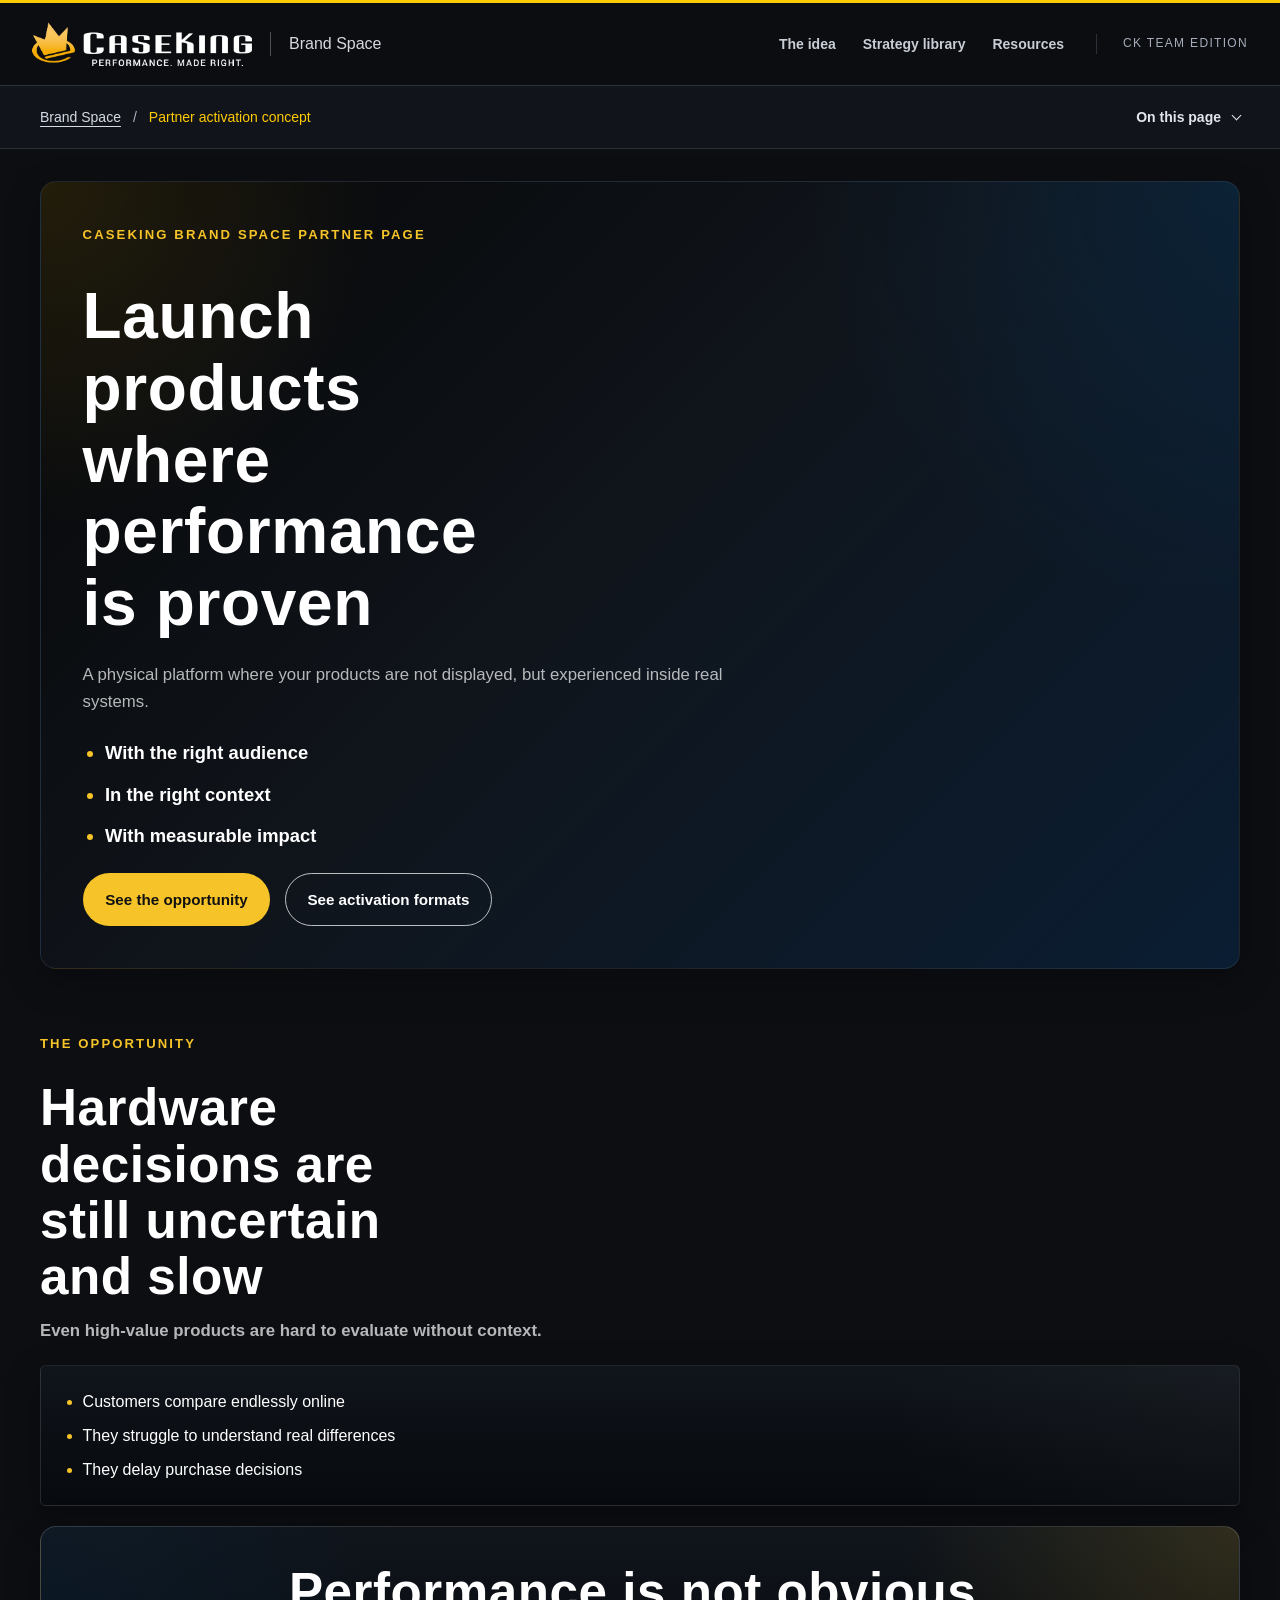
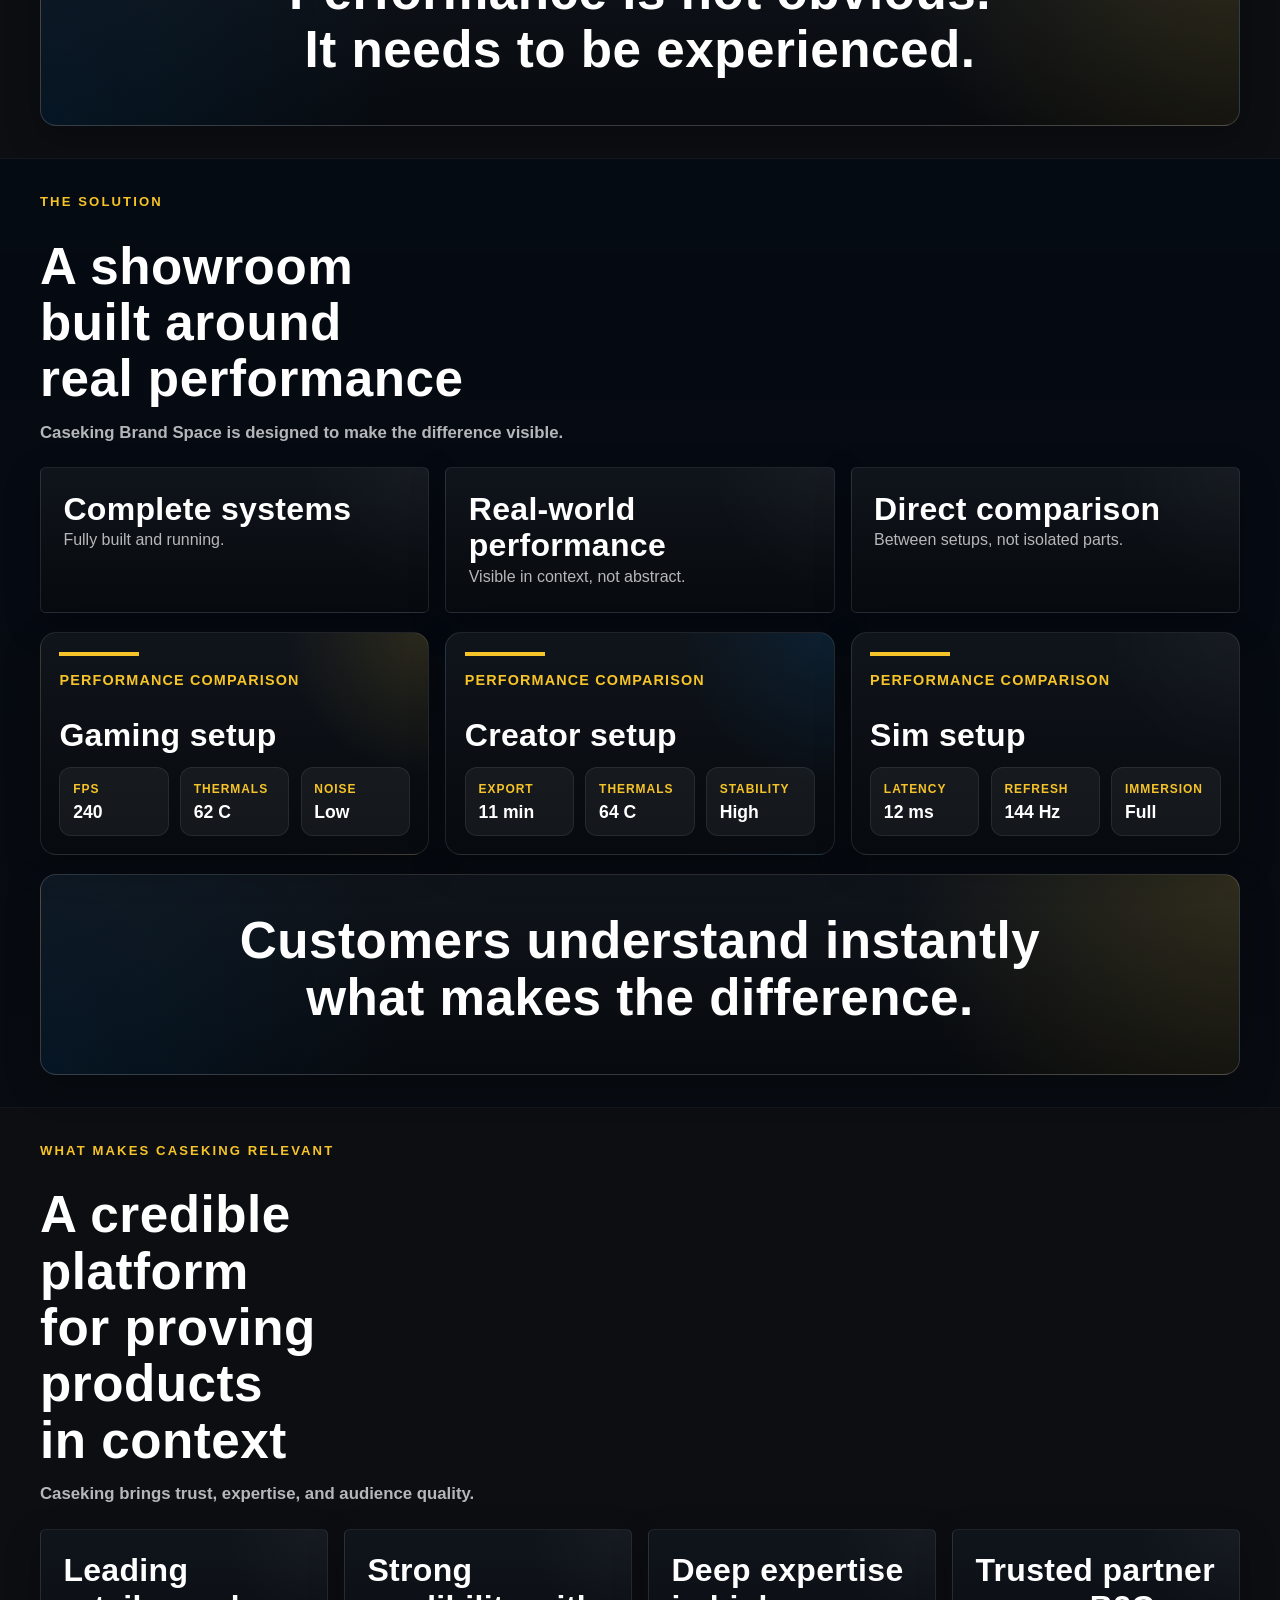
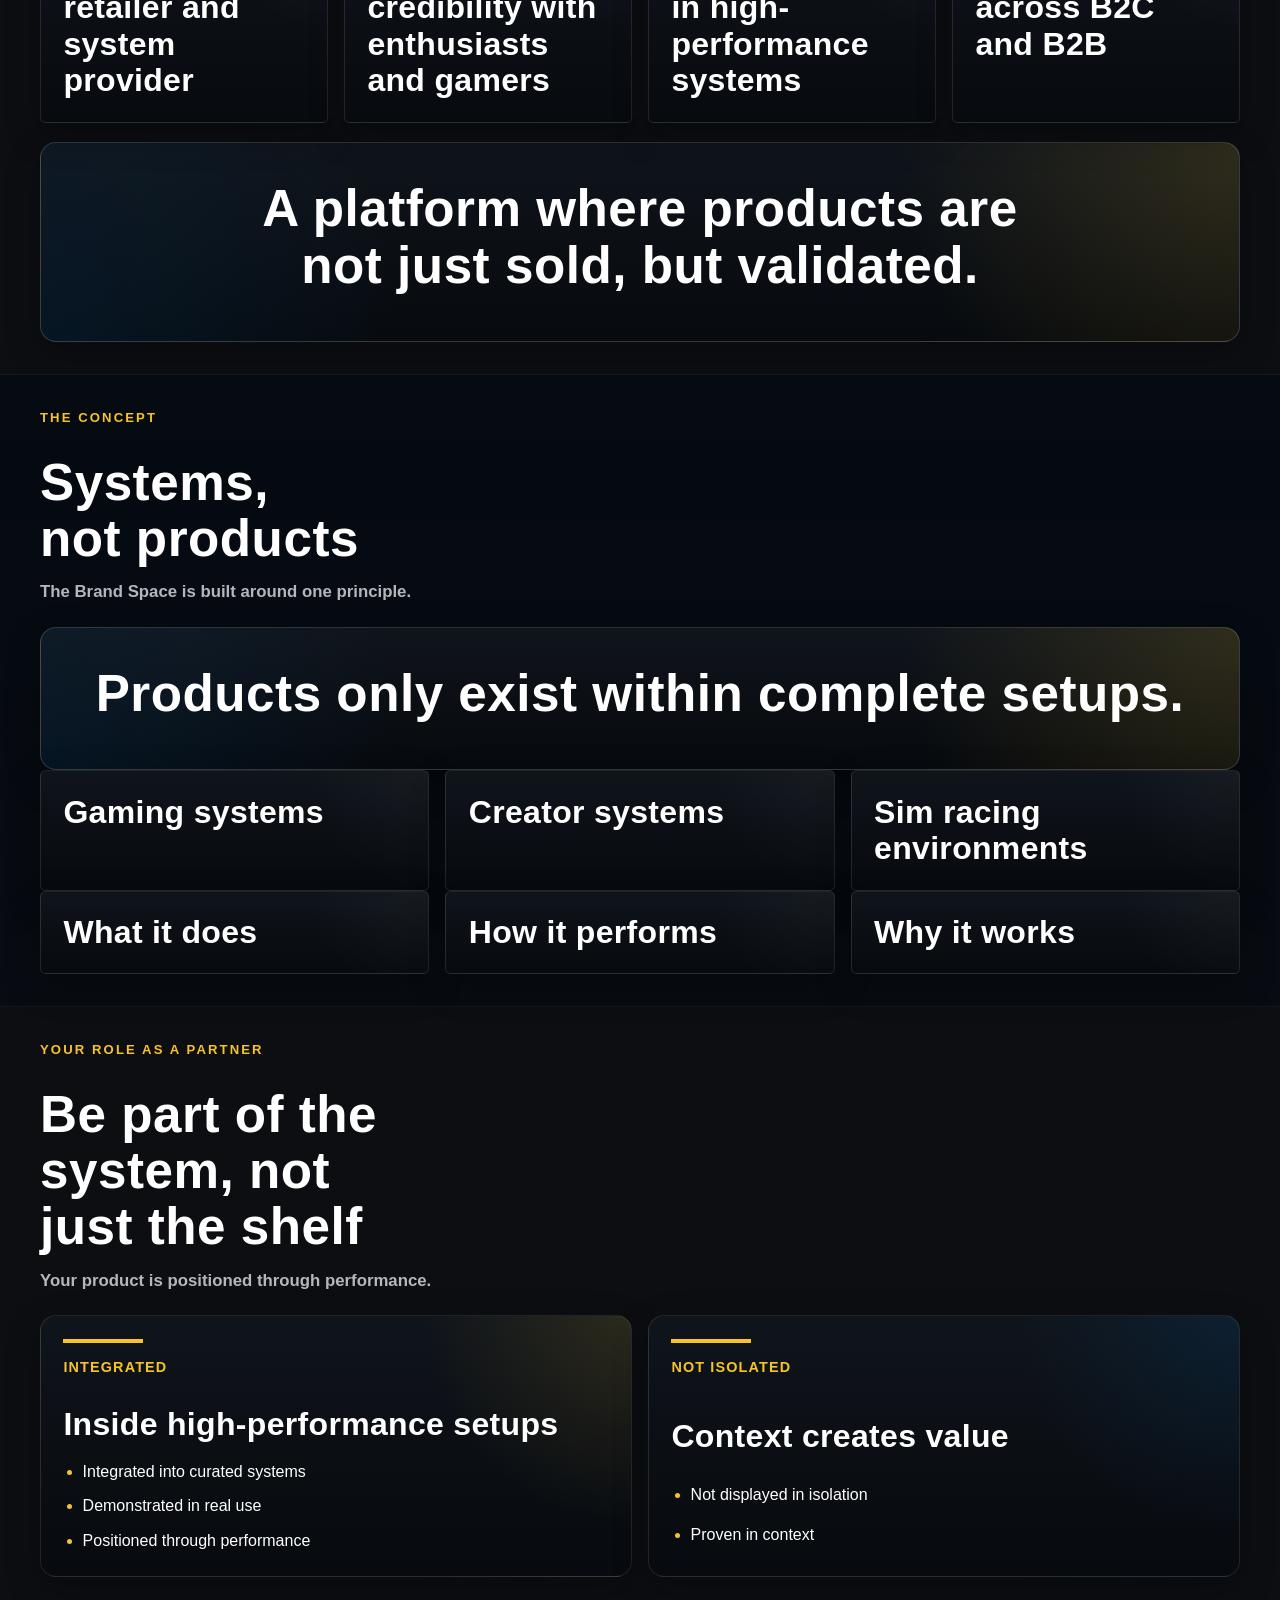
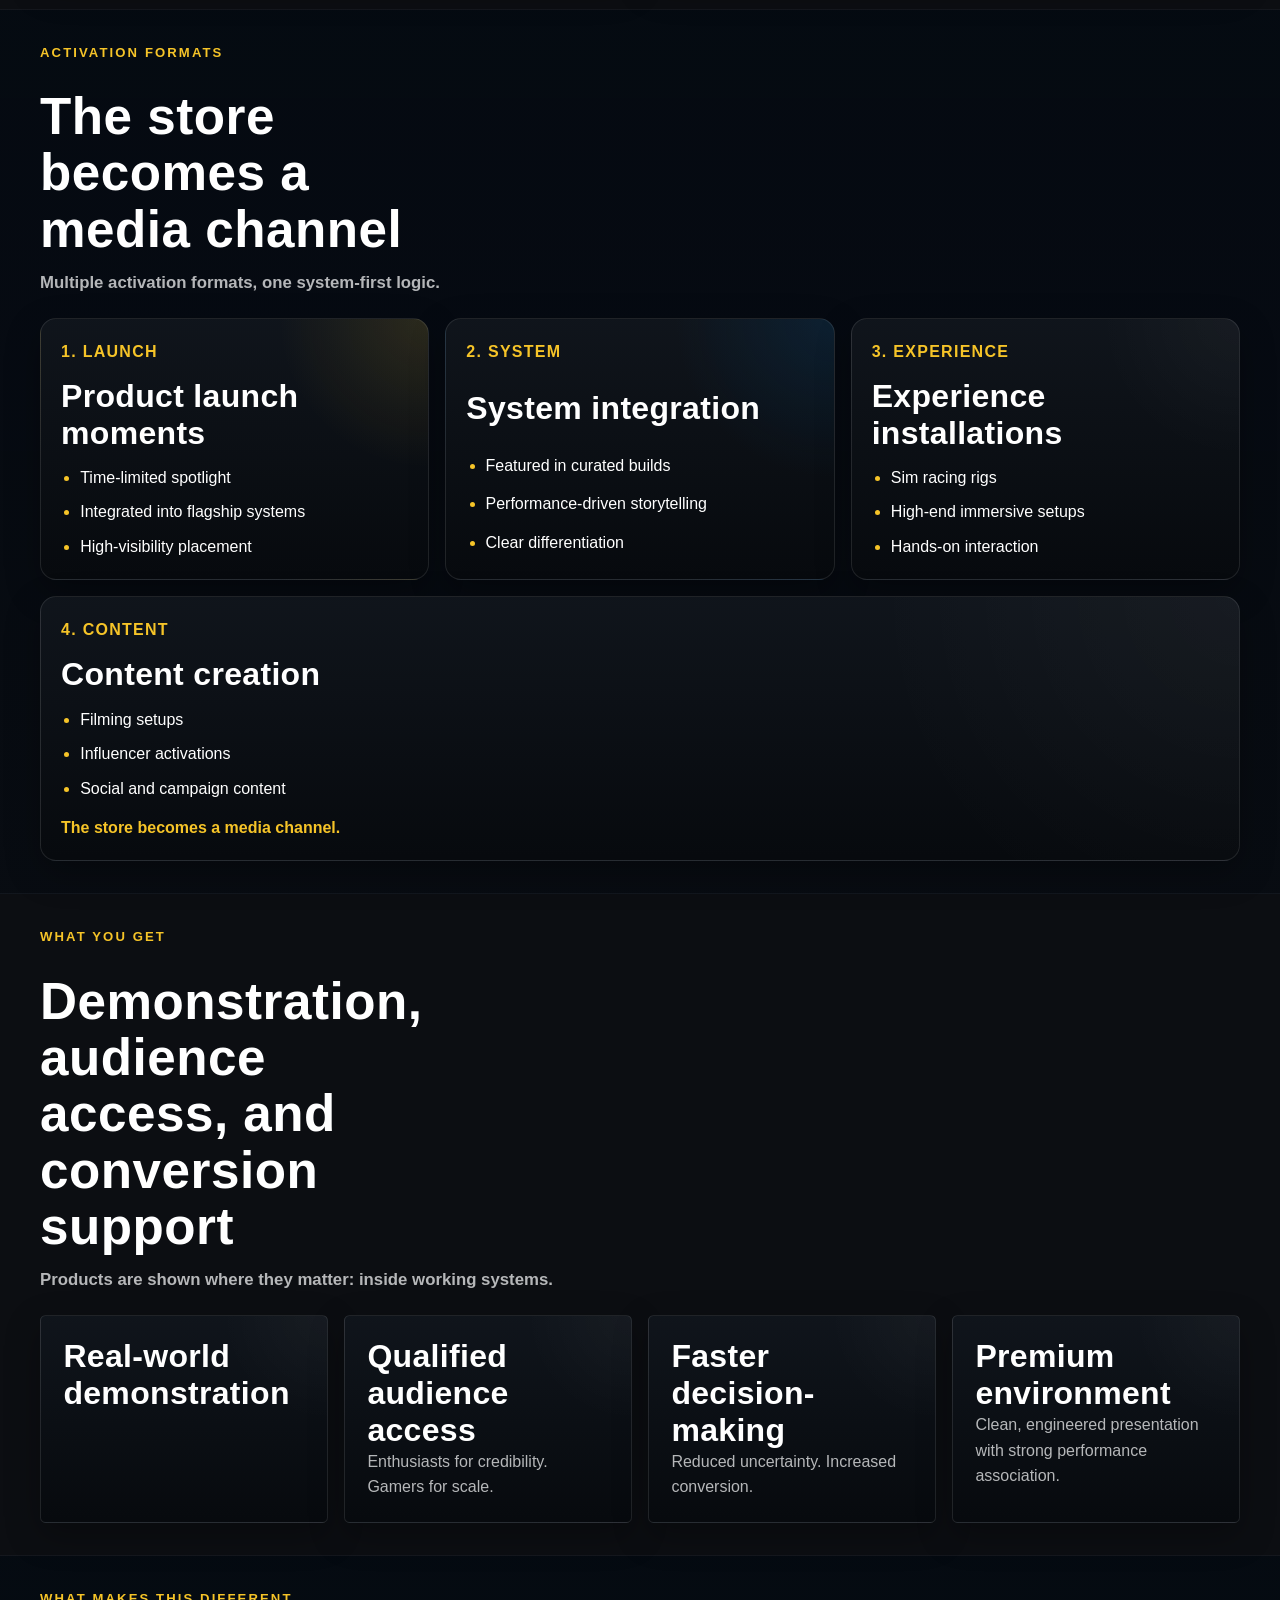
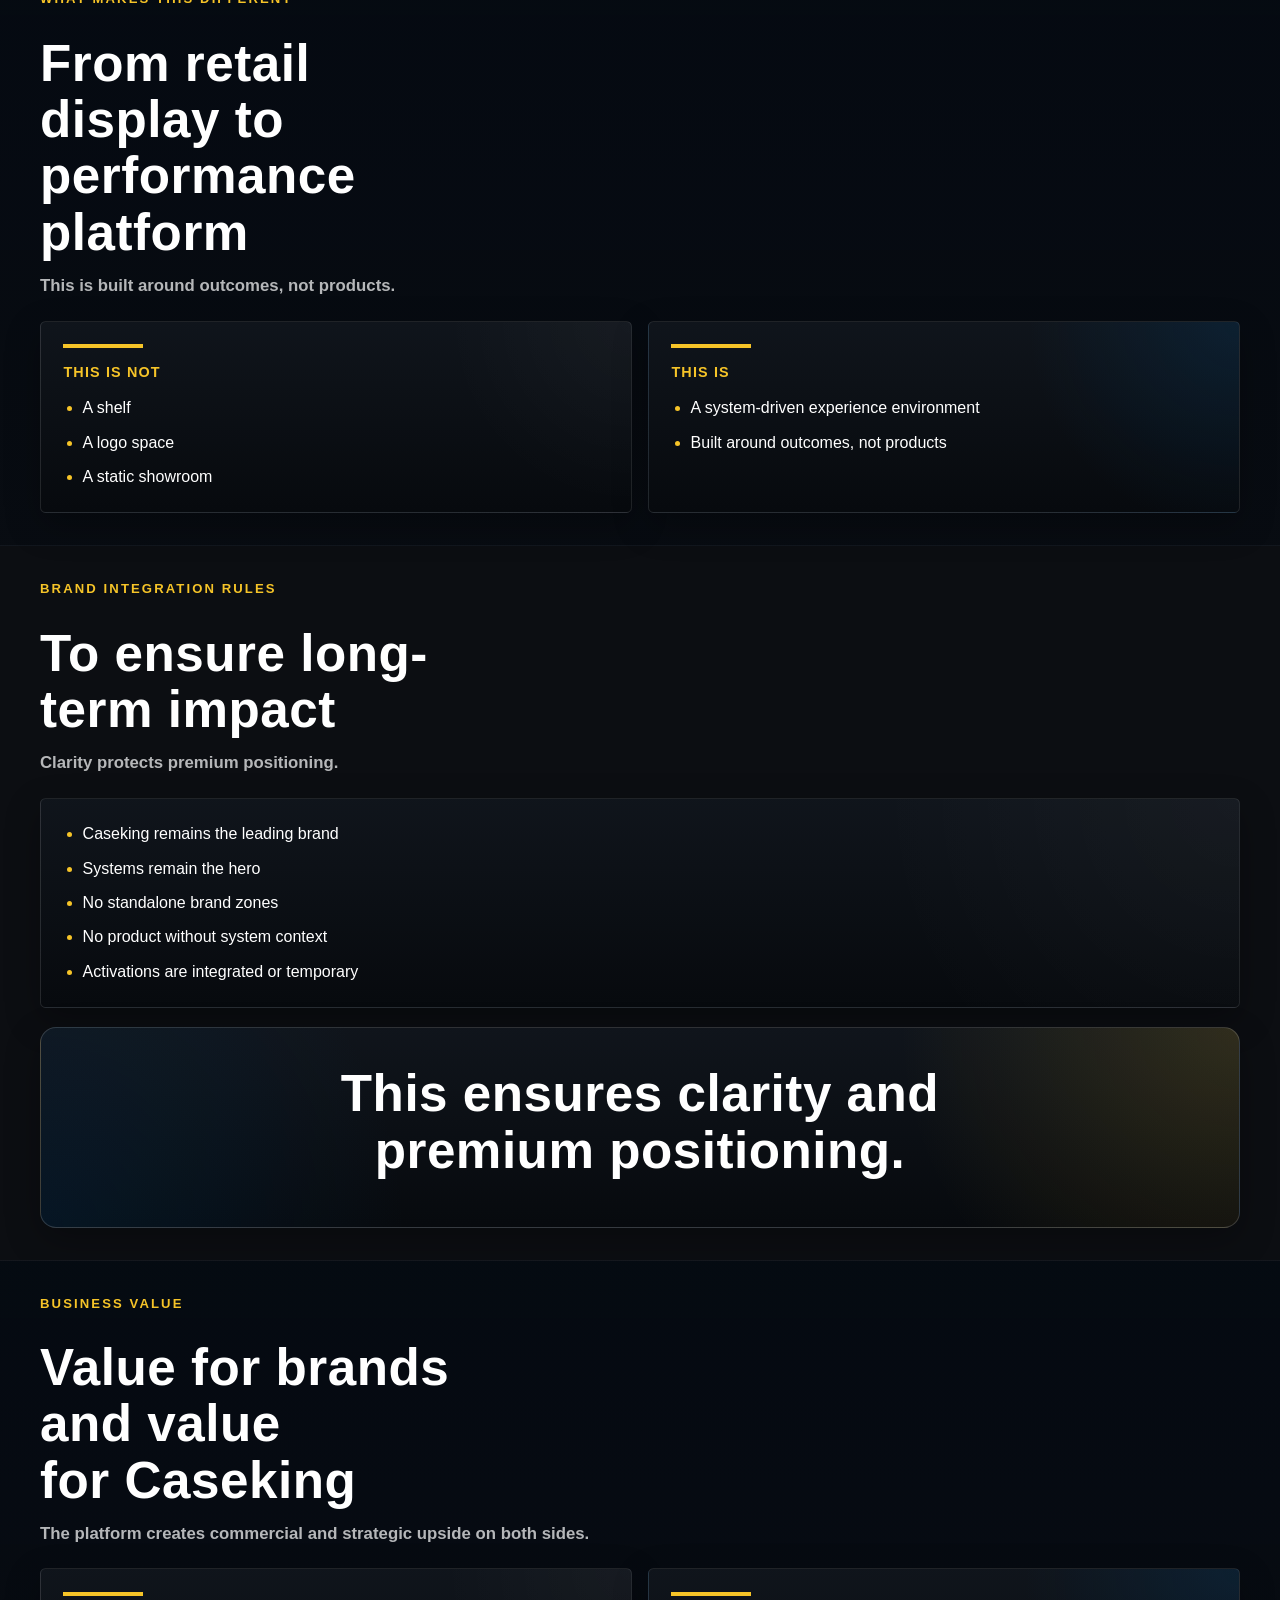
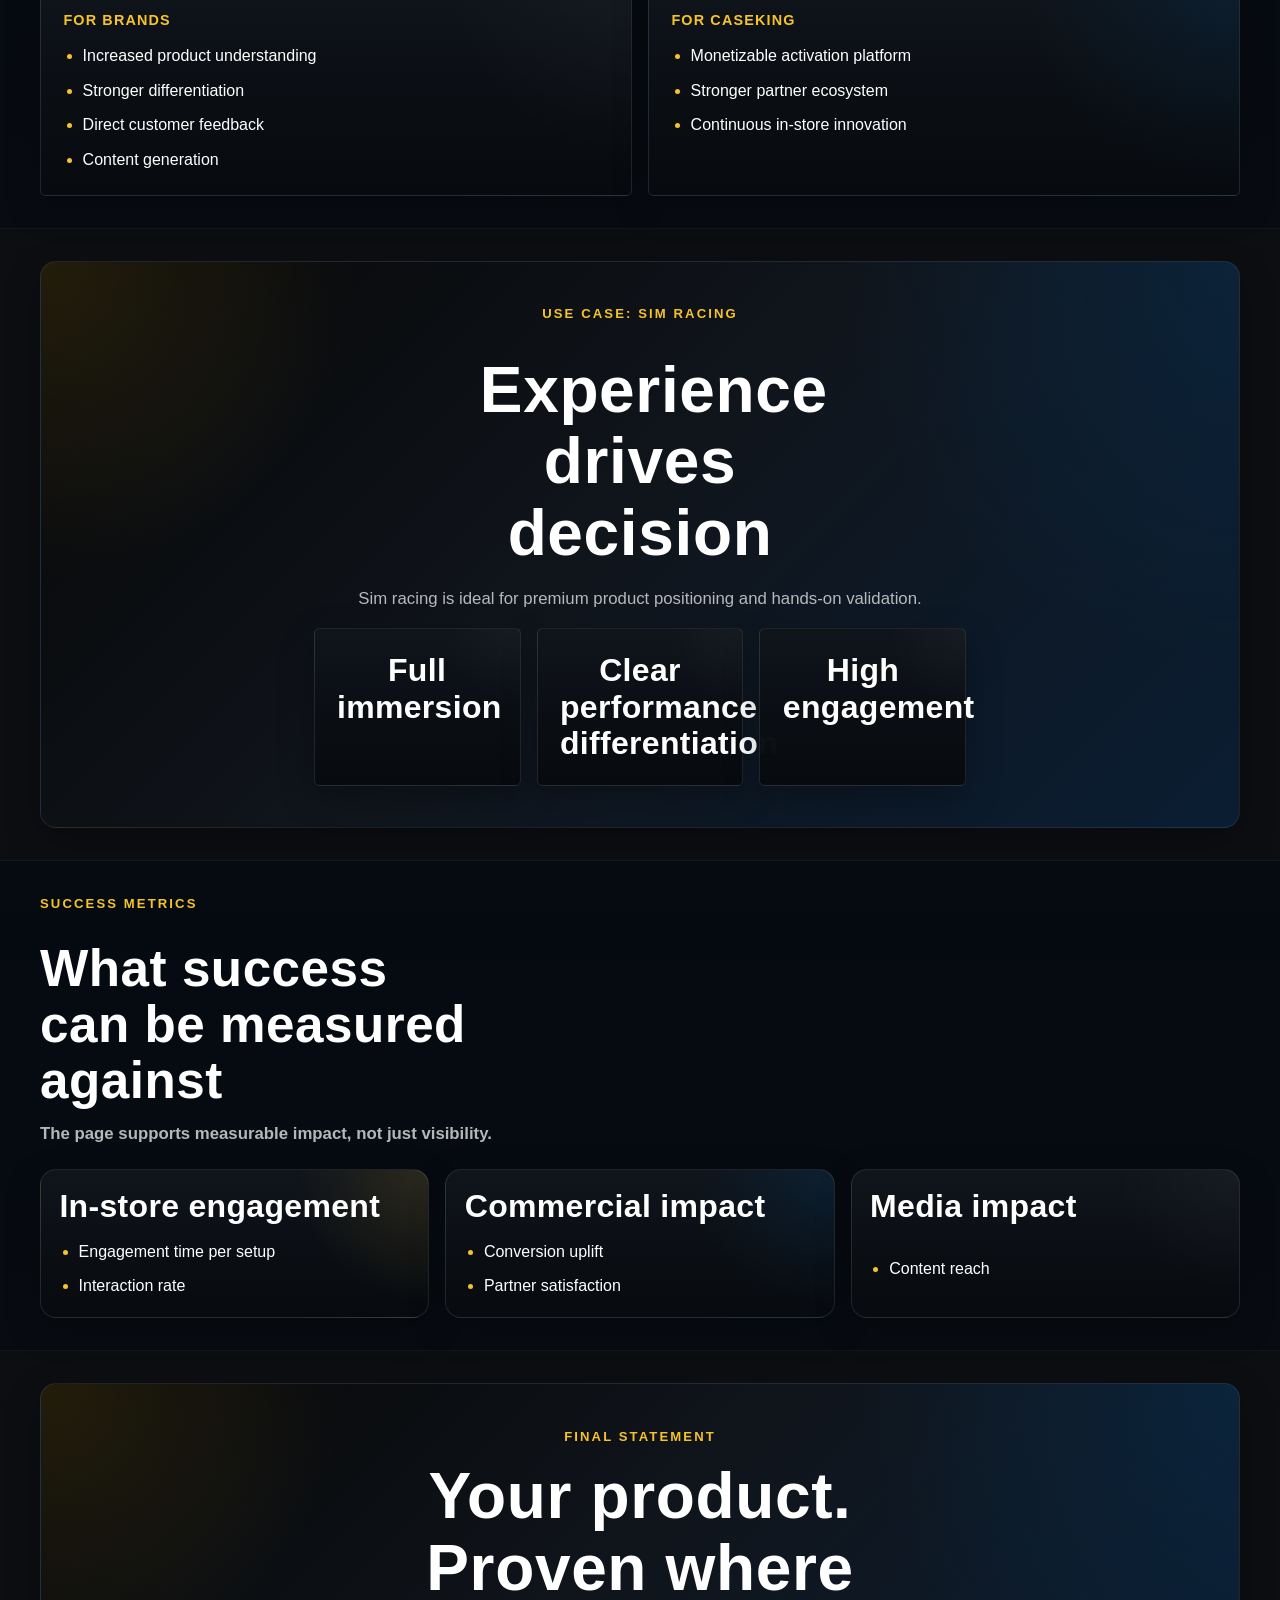
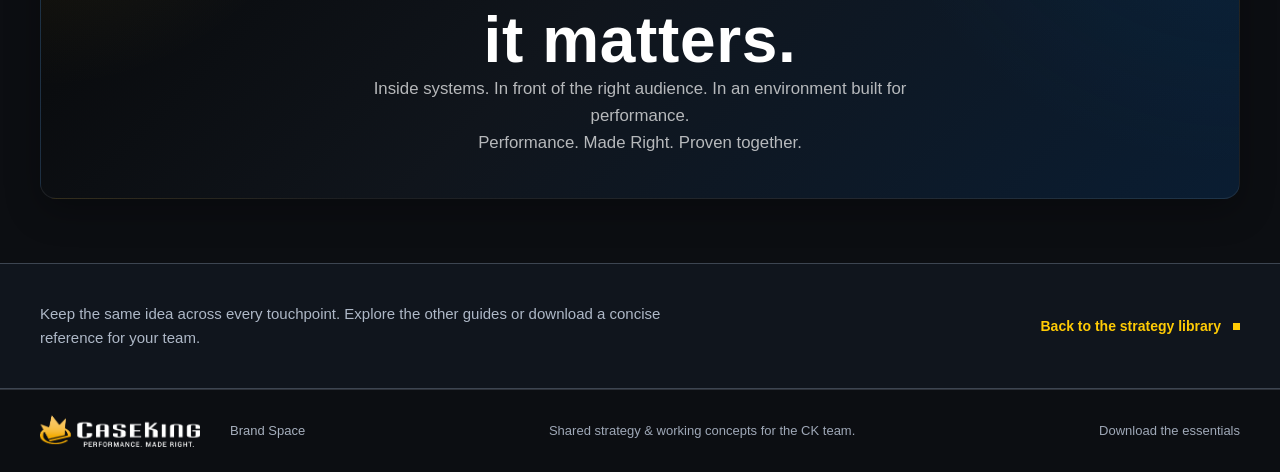
<file: caseking-brand-space-partner-alternative.html>
<!DOCTYPE html>
<html lang="en">
<head>
  <meta charset="utf-8">
  <meta name="viewport" content="width=device-width, initial-scale=1">
  <title>Partner activation concept | Caseking Brand Space</title>
  <meta
    name="description"
    content="A partner activation concept for the Caseking Brand Space, covering product launches, system integration, activation formats, and measurement."
  >
  <link rel="stylesheet" href="caseking-brand-platform-landing.css">
  <meta name="robots" content="noindex, nofollow">
  <meta name="theme-color" content="#0c0e12">
  <link rel="icon" href="images/caseking-crown-transparent.png" type="image/png">
  <link rel="stylesheet" href="brand-space.css">
  <script src="brand-space.js" defer></script>
</head>
<body class="ck-page">
  <a class="ck-skip-link" href="#main-content">Skip to content</a>
<header class="site-header">
    <div class="header-inner">
      <a class="brand-lockup" href="index.html" aria-label="Caseking Brand Space home"><span class="official-logo "><img src="images/caseking-logo-white.png" width="2481" height="749" alt=""></span><span class="brand-divider"></span><span class="brand-space-name">Brand Space</span></a>
      <button class="menu-toggle" type="button" aria-expanded="false" aria-controls="site-navigation" hidden>Menu <span class="menu-lines" aria-hidden="true"></span></button>
      <nav class="site-navigation" id="site-navigation" aria-label="Main navigation"><a href="index.html#overview">The idea</a><a href="index.html#library">Strategy library</a><a href="index.html#resources">Resources</a></nav>
      <span class="team-label">CK TEAM EDITION</span>
    </div>
  </header>
<div class="document-bar" data-team-navigation><div class="document-bar-inner"><div class="document-breadcrumb"><a href="index.html">Brand Space</a><span aria-hidden="true">/</span><span>Partner activation concept</span></div><details class="chapter-menu"><summary>On this page</summary><nav aria-label="Page sections"><a href="#opportunity">The Opportunity</a><a href="#solution">The Solution</a><a href="#relevance">What Makes Caseking Relevant</a><a href="#concept">The Concept</a><a href="#partner-role">Your Role As A Partner</a><a href="#activation">Activation Formats</a><a href="#what-you-get">What You Get</a><a href="#difference">What Makes This Different</a><a href="#rules">Brand Integration Rules</a><a href="#business">Business Value</a><a href="#sim">Use Case: Sim Racing</a><a href="#metrics">Success Metrics</a></nav></details></div></div><div class="reading-progress" aria-hidden="true"></div>

  <main id="main-content">
    <section class="ck-hero-section" id="top">
      <div class="ck-container">
        <div class="ck-hero-shell">
          <div class="ck-hero-grid ck-hero-grid-single">
            <div class="ck-hero-copy">
              <p class="ck-kicker">Caseking Brand Space Partner Page</p>
              <h1>Launch products where performance is proven</h1>
              <p class="ck-lead">
                A physical platform where your products are not displayed, but
                experienced inside real systems.
              </p>

              <ul class="ck-hero-bullet-list">
                <li>With the right audience</li>
                <li>In the right context</li>
                <li>With measurable impact</li>
              </ul>

              <div class="ck-action-row">
                <a class="ck-button ck-button-primary" href="#opportunity">See the opportunity</a>
                <a class="ck-button ck-button-secondary" href="#activation">See activation formats</a>
              </div>
            </div>
          </div>
        </div>
      </div>
    </section>

    <section class="ck-section" id="opportunity">
      <div class="ck-container">
        <div class="ck-section-head">
          <p class="ck-kicker ck-kicker-dark">The Opportunity</p>
          <h2>Hardware decisions are still uncertain and slow</h2>
          <p class="ck-section-subtitle">
            Even high-value products are hard to evaluate without context.
          </p>
        </div>

        <div class="ck-state-card">
          <ul class="ck-system-list">
            <li>Customers compare endlessly online</li>
            <li>They struggle to understand real differences</li>
            <li>They delay purchase decisions</li>
          </ul>
        </div>

        <div class="ck-highlight-band">
          <h3>Performance is not obvious. It needs to be experienced.</h3>
        </div>
      </div>
    </section>

    <section class="ck-section ck-section-alt" id="solution">
      <div class="ck-container">
        <div class="ck-section-head">
          <p class="ck-kicker">The Solution</p>
          <h2>A showroom built around real performance</h2>
          <p class="ck-section-subtitle">Caseking Brand Space is designed to make the difference visible.</p>
        </div>

        <div class="ck-card-grid ck-card-grid-three">
          <article class="ck-definition-card">
            <h2>Complete systems</h2>
            <p>Fully built and running.</p>
          </article>
          <article class="ck-definition-card">
            <h2>Real-world performance</h2>
            <p>Visible in context, not abstract.</p>
          </article>
          <article class="ck-definition-card">
            <h2>Direct comparison</h2>
            <p>Between setups, not isolated parts.</p>
          </article>
        </div>

        <div class="ck-performance-board">
          <article class="ck-performance-card ck-performance-card-accent">
            <p class="ck-card-label">Performance Comparison</p>
            <h2>Gaming setup</h2>
            <div class="ck-performance-data">
              <div class="ck-performance-metric">
                <p class="ck-performance-label">FPS</p>
                <p class="ck-performance-value">240</p>
              </div>
              <div class="ck-performance-metric">
                <p class="ck-performance-label">Thermals</p>
                <p class="ck-performance-value">62 C</p>
              </div>
              <div class="ck-performance-metric">
                <p class="ck-performance-label">Noise</p>
                <p class="ck-performance-value">Low</p>
              </div>
            </div>
          </article>

          <article class="ck-performance-card ck-performance-card-blue">
            <p class="ck-card-label">Performance Comparison</p>
            <h2>Creator setup</h2>
            <div class="ck-performance-data">
              <div class="ck-performance-metric">
                <p class="ck-performance-label">Export</p>
                <p class="ck-performance-value">11 min</p>
              </div>
              <div class="ck-performance-metric">
                <p class="ck-performance-label">Thermals</p>
                <p class="ck-performance-value">64 C</p>
              </div>
              <div class="ck-performance-metric">
                <p class="ck-performance-label">Stability</p>
                <p class="ck-performance-value">High</p>
              </div>
            </div>
          </article>

          <article class="ck-performance-card">
            <p class="ck-card-label">Performance Comparison</p>
            <h2>Sim setup</h2>
            <div class="ck-performance-data">
              <div class="ck-performance-metric">
                <p class="ck-performance-label">Latency</p>
                <p class="ck-performance-value">12 ms</p>
              </div>
              <div class="ck-performance-metric">
                <p class="ck-performance-label">Refresh</p>
                <p class="ck-performance-value">144 Hz</p>
              </div>
              <div class="ck-performance-metric">
                <p class="ck-performance-label">Immersion</p>
                <p class="ck-performance-value">Full</p>
              </div>
            </div>
          </article>
        </div>

        <div class="ck-highlight-band">
          <h3>Customers understand instantly what makes the difference.</h3>
        </div>
      </div>
    </section>

    <section class="ck-section" id="relevance">
      <div class="ck-container">
        <div class="ck-section-head">
          <p class="ck-kicker ck-kicker-dark">What Makes Caseking Relevant</p>
          <h2>A credible platform for proving products in context</h2>
          <p class="ck-section-subtitle">Caseking brings trust, expertise, and audience quality.</p>
        </div>

        <div class="ck-card-grid ck-card-grid-four">
          <article class="ck-feature-card">
            <h2>Leading retailer and system provider</h2>
          </article>
          <article class="ck-feature-card">
            <h2>Strong credibility with enthusiasts and gamers</h2>
          </article>
          <article class="ck-feature-card">
            <h2>Deep expertise in high-performance systems</h2>
          </article>
          <article class="ck-feature-card">
            <h2>Trusted partner across B2C and B2B</h2>
          </article>
        </div>

        <div class="ck-highlight-band">
          <h3>A platform where products are not just sold, but validated.</h3>
        </div>
      </div>
    </section>

    <section class="ck-section ck-section-alt" id="concept">
      <div class="ck-container">
        <div class="ck-section-head">
          <p class="ck-kicker">The Concept</p>
          <h2>Systems, not products</h2>
          <p class="ck-section-subtitle">The Brand Space is built around one principle.</p>
        </div>

        <div class="ck-highlight-band">
          <h3>Products only exist within complete setups.</h3>
        </div>

        <div class="ck-card-grid ck-card-grid-three">
          <article class="ck-impact-card">
            <h2>Gaming systems</h2>
          </article>
          <article class="ck-impact-card">
            <h2>Creator systems</h2>
          </article>
          <article class="ck-impact-card">
            <h2>Sim racing environments</h2>
          </article>
        </div>

        <div class="ck-card-grid ck-card-grid-three">
          <article class="ck-feature-card">
            <h2>What it does</h2>
          </article>
          <article class="ck-feature-card">
            <h2>How it performs</h2>
          </article>
          <article class="ck-feature-card">
            <h2>Why it works</h2>
          </article>
        </div>
      </div>
    </section>

    <section class="ck-section" id="partner-role">
      <div class="ck-container">
        <div class="ck-section-head">
          <p class="ck-kicker ck-kicker-dark">Your Role As A Partner</p>
          <h2>Be part of the system, not just the shelf</h2>
          <p class="ck-section-subtitle">Your product is positioned through performance.</p>
        </div>

        <div class="ck-profile-grid">
          <article class="ck-profile-card ck-profile-card-accent">
            <p class="ck-card-label">Integrated</p>
            <h2>Inside high-performance setups</h2>
            <ul class="ck-system-list">
              <li>Integrated into curated systems</li>
              <li>Demonstrated in real use</li>
              <li>Positioned through performance</li>
            </ul>
          </article>
          <article class="ck-profile-card ck-profile-card-blue">
            <p class="ck-card-label">Not Isolated</p>
            <h2>Context creates value</h2>
            <ul class="ck-system-list">
              <li>Not displayed in isolation</li>
              <li>Proven in context</li>
            </ul>
          </article>
        </div>
      </div>
    </section>

    <section class="ck-section ck-section-alt" id="activation">
      <div class="ck-container">
        <div class="ck-section-head">
          <p class="ck-kicker">Activation Formats</p>
          <h2>The store becomes a media channel</h2>
          <p class="ck-section-subtitle">Multiple activation formats, one system-first logic.</p>
        </div>

        <div class="ck-zone-map">
          <article class="ck-zone-card ck-zone-card-accent">
            <p class="ck-zone-number">1. Launch</p>
            <h2>Product launch moments</h2>
            <ul class="ck-system-list">
              <li>Time-limited spotlight</li>
              <li>Integrated into flagship systems</li>
              <li>High-visibility placement</li>
            </ul>
          </article>

          <article class="ck-zone-card ck-zone-card-blue">
            <p class="ck-zone-number">2. System</p>
            <h2>System integration</h2>
            <ul class="ck-system-list">
              <li>Featured in curated builds</li>
              <li>Performance-driven storytelling</li>
              <li>Clear differentiation</li>
            </ul>
          </article>

          <article class="ck-zone-card">
            <p class="ck-zone-number">3. Experience</p>
            <h2>Experience installations</h2>
            <ul class="ck-system-list">
              <li>Sim racing rigs</li>
              <li>High-end immersive setups</li>
              <li>Hands-on interaction</li>
            </ul>
          </article>

          <article class="ck-zone-card ck-zone-card-wide">
            <p class="ck-zone-number">4. Content</p>
            <h2>Content creation</h2>
            <ul class="ck-system-list">
              <li>Filming setups</li>
              <li>Influencer activations</li>
              <li>Social and campaign content</li>
            </ul>
            <p class="ck-zone-note">The store becomes a media channel.</p>
          </article>
        </div>
      </div>
    </section>

    <section class="ck-section" id="what-you-get">
      <div class="ck-container">
        <div class="ck-section-head">
          <p class="ck-kicker ck-kicker-dark">What You Get</p>
          <h2>Demonstration, audience access, and conversion support</h2>
          <p class="ck-section-subtitle">Products are shown where they matter: inside working systems.</p>
        </div>

        <div class="ck-card-grid ck-card-grid-four">
          <article class="ck-feature-card">
            <h2>Real-world demonstration</h2>
          </article>
          <article class="ck-feature-card">
            <h2>Qualified audience access</h2>
            <p>Enthusiasts for credibility. Gamers for scale.</p>
          </article>
          <article class="ck-feature-card">
            <h2>Faster decision-making</h2>
            <p>Reduced uncertainty. Increased conversion.</p>
          </article>
          <article class="ck-feature-card">
            <h2>Premium environment</h2>
            <p>Clean, engineered presentation with strong performance association.</p>
          </article>
        </div>
      </div>
    </section>

    <section class="ck-section ck-section-alt" id="difference">
      <div class="ck-container">
        <div class="ck-section-head">
          <p class="ck-kicker">What Makes This Different</p>
          <h2>From retail display to performance platform</h2>
          <p class="ck-section-subtitle">This is built around outcomes, not products.</p>
        </div>

        <div class="ck-card-grid ck-card-grid-two">
          <article class="ck-state-card">
            <p class="ck-card-label">This is not</p>
            <ul class="ck-system-list">
              <li>A shelf</li>
              <li>A logo space</li>
              <li>A static showroom</li>
            </ul>
          </article>
          <article class="ck-state-card ck-state-card-secondary">
            <p class="ck-card-label">This is</p>
            <ul class="ck-system-list">
              <li>A system-driven experience environment</li>
              <li>Built around outcomes, not products</li>
            </ul>
          </article>
        </div>
      </div>
    </section>

    <section class="ck-section" id="rules">
      <div class="ck-container">
        <div class="ck-section-head">
          <p class="ck-kicker ck-kicker-dark">Brand Integration Rules</p>
          <h2>To ensure long-term impact</h2>
          <p class="ck-section-subtitle">Clarity protects premium positioning.</p>
        </div>

        <div class="ck-state-card">
          <ul class="ck-system-list">
            <li>Caseking remains the leading brand</li>
            <li>Systems remain the hero</li>
            <li>No standalone brand zones</li>
            <li>No product without system context</li>
            <li>Activations are integrated or temporary</li>
          </ul>
        </div>

        <div class="ck-highlight-band">
          <h3>This ensures clarity and premium positioning.</h3>
        </div>
      </div>
    </section>

    <section class="ck-section ck-section-alt" id="business">
      <div class="ck-container">
        <div class="ck-section-head">
          <p class="ck-kicker">Business Value</p>
          <h2>Value for brands and value for Caseking</h2>
          <p class="ck-section-subtitle">The platform creates commercial and strategic upside on both sides.</p>
        </div>

        <div class="ck-card-grid ck-card-grid-two">
          <article class="ck-state-card">
            <p class="ck-card-label">For brands</p>
            <ul class="ck-system-list">
              <li>Increased product understanding</li>
              <li>Stronger differentiation</li>
              <li>Direct customer feedback</li>
              <li>Content generation</li>
            </ul>
          </article>
          <article class="ck-state-card ck-state-card-secondary">
            <p class="ck-card-label">For Caseking</p>
            <ul class="ck-system-list">
              <li>Monetizable activation platform</li>
              <li>Stronger partner ecosystem</li>
              <li>Continuous in-store innovation</li>
            </ul>
          </article>
        </div>
      </div>
    </section>

    <section class="ck-section" id="sim">
      <div class="ck-container">
        <div class="ck-brand-idea-shell">
          <p class="ck-kicker">Use Case: Sim Racing</p>
          <h2 class="ck-brandspace-shell-title">Experience drives decision</h2>
          <p class="ck-brand-idea-copy">Sim racing is ideal for premium product positioning and hands-on validation.</p>

          <div class="ck-card-grid ck-card-grid-three">
            <article class="ck-definition-card">
              <h2>Full immersion</h2>
            </article>
            <article class="ck-definition-card">
              <h2>Clear performance differentiation</h2>
            </article>
            <article class="ck-definition-card">
              <h2>High engagement</h2>
            </article>
          </div>
        </div>
      </div>
    </section>

    <section class="ck-section ck-section-alt" id="metrics">
      <div class="ck-container">
        <div class="ck-section-head">
          <p class="ck-kicker">Success Metrics</p>
          <h2>What success can be measured against</h2>
          <p class="ck-section-subtitle">The page supports measurable impact, not just visibility.</p>
        </div>

        <div class="ck-performance-board">
          <article class="ck-performance-card ck-performance-card-accent">
            <h2>In-store engagement</h2>
            <ul class="ck-system-list">
              <li>Engagement time per setup</li>
              <li>Interaction rate</li>
            </ul>
          </article>
          <article class="ck-performance-card ck-performance-card-blue">
            <h2>Commercial impact</h2>
            <ul class="ck-system-list">
              <li>Conversion uplift</li>
              <li>Partner satisfaction</li>
            </ul>
          </article>
          <article class="ck-performance-card">
            <h2>Media impact</h2>
            <ul class="ck-system-list">
              <li>Content reach</li>
            </ul>
          </article>
        </div>
      </div>
    </section>

    <section class="ck-section" id="close">
      <div class="ck-container">
        <div class="ck-close-shell ck-subpage-close">
          <p class="ck-kicker">Final Statement</p>
          <h2>Your product. Proven where it matters.</h2>
          <p class="ck-brand-idea-copy">
            Inside systems. In front of the right audience. In an environment
            built for performance.
          </p>
          <p class="ck-brand-idea-copy">Performance. Made Right. Proven together.</p>
        </div>
      </div>
    </section>
  </main>
<aside class="document-bottom" aria-label="Continue exploring"><div class="document-bottom-inner"><p>Keep the same idea across every touchpoint. Explore the other guides or download a concise reference for your team.</p><a class="text-link" href="index.html#library">Back to the strategy library <span class="link-square" aria-hidden="true"></span></a></div></aside>
<footer class="site-footer"><div class="page-width"><a class="footer-brand" href="index.html"><span class="official-logo "><img src="images/caseking-logo-white.png" width="2481" height="749" alt=""></span><span>Brand Space</span></a><p>Shared strategy &amp; working concepts for the CK team.</p><a href="index.html#resources">Download the essentials</a></div></footer>
</body>
</html>
</file>
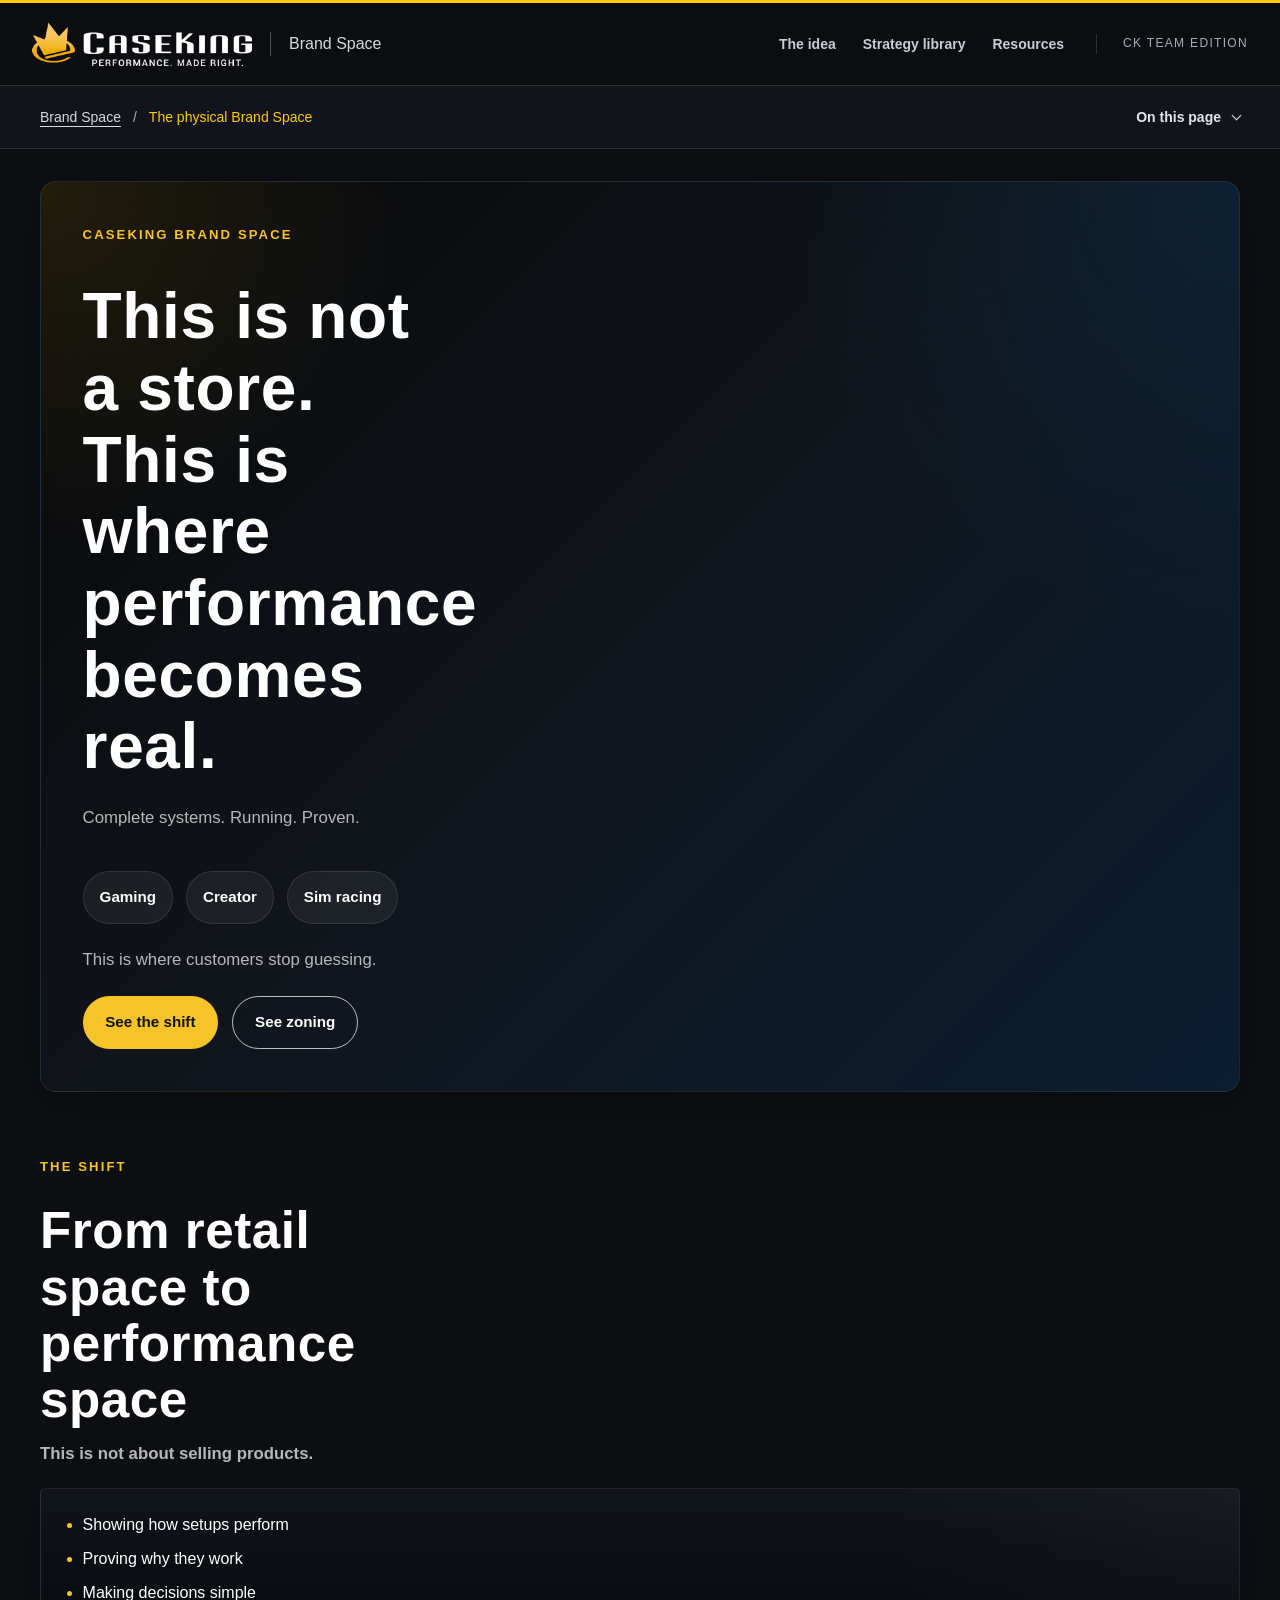
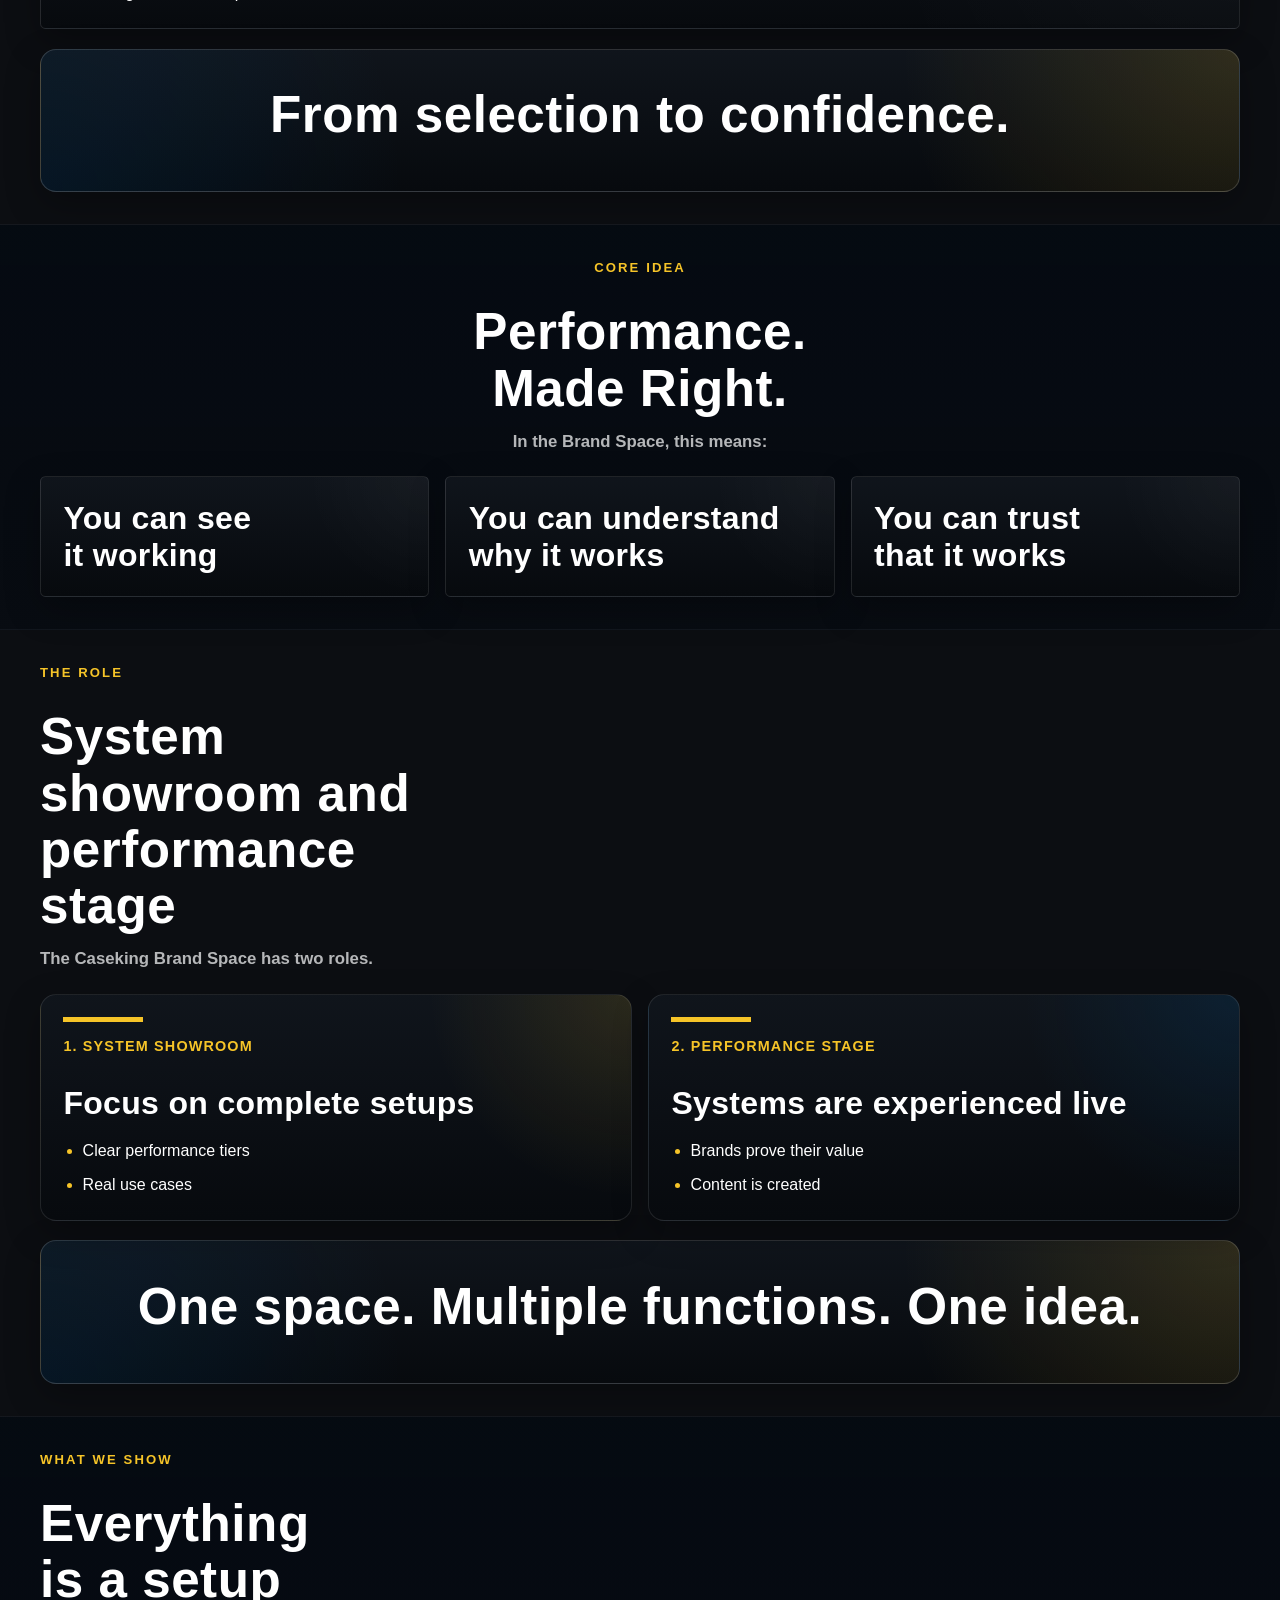
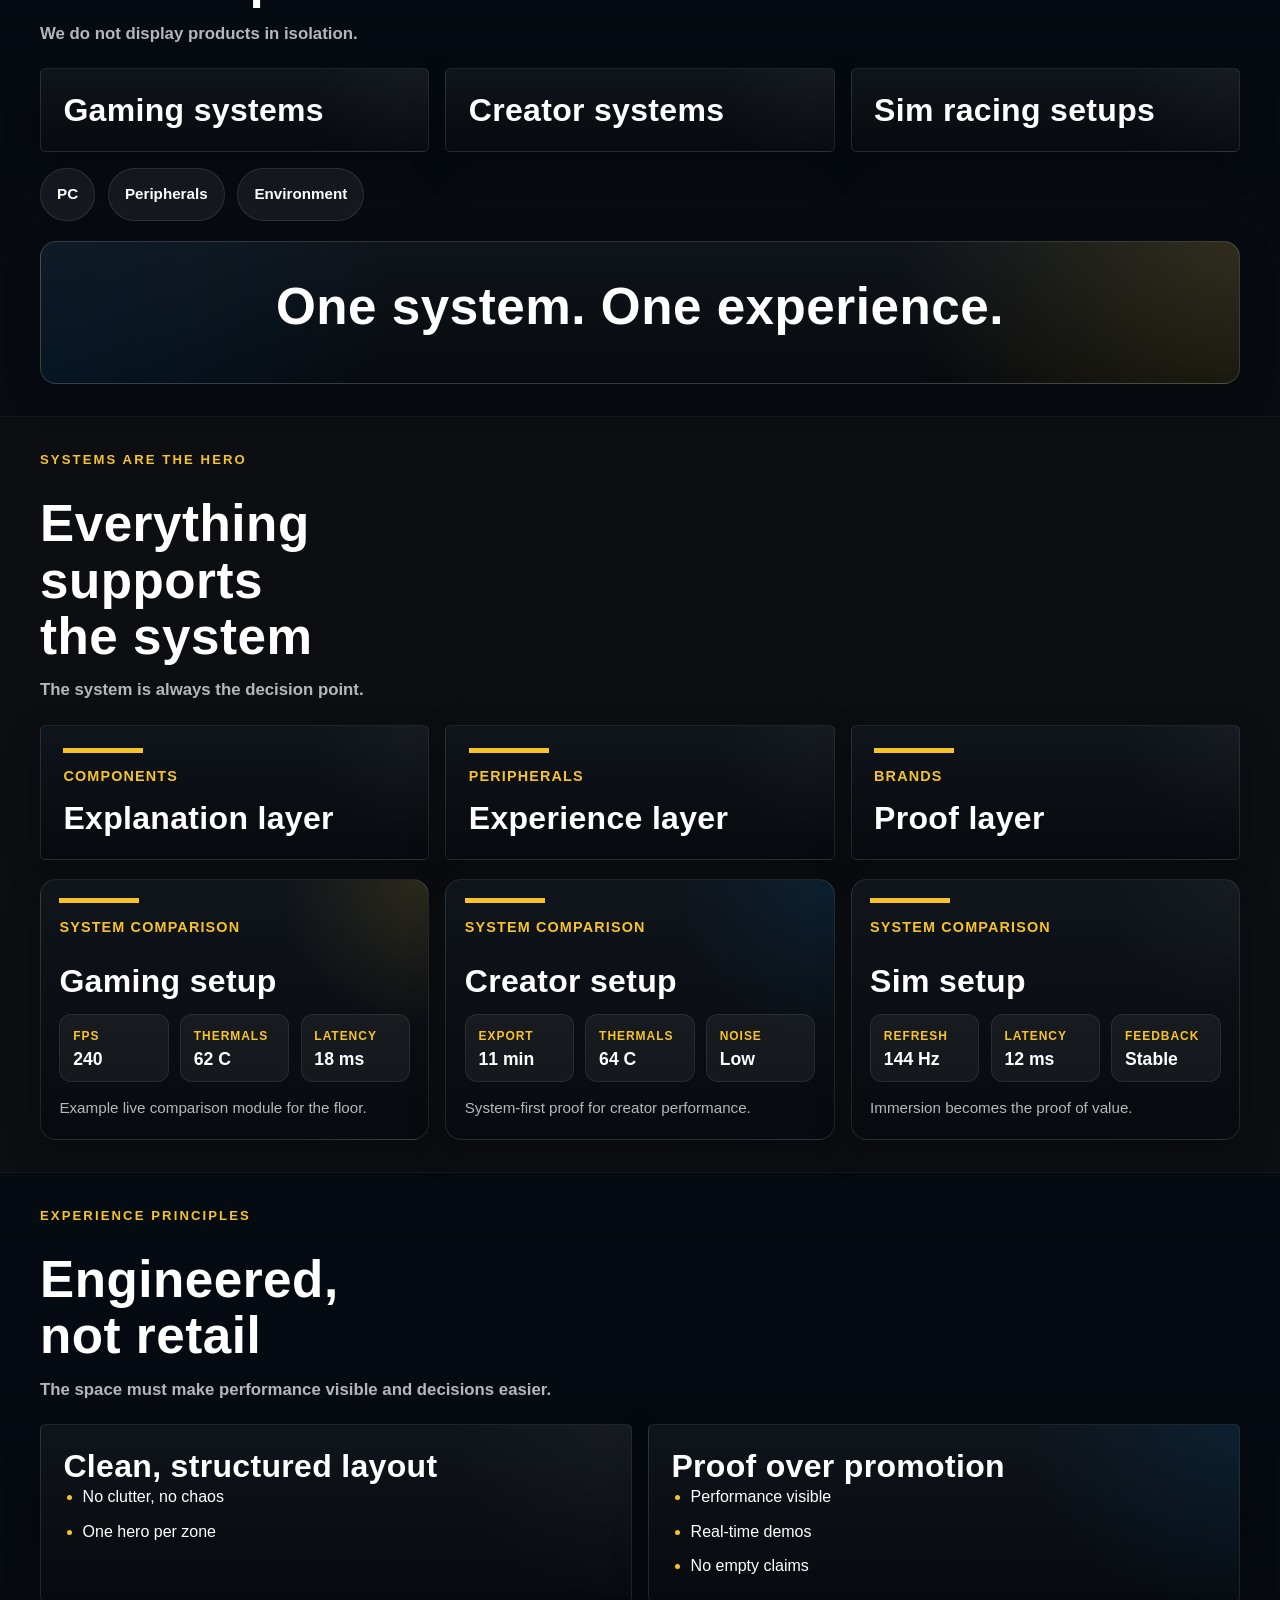
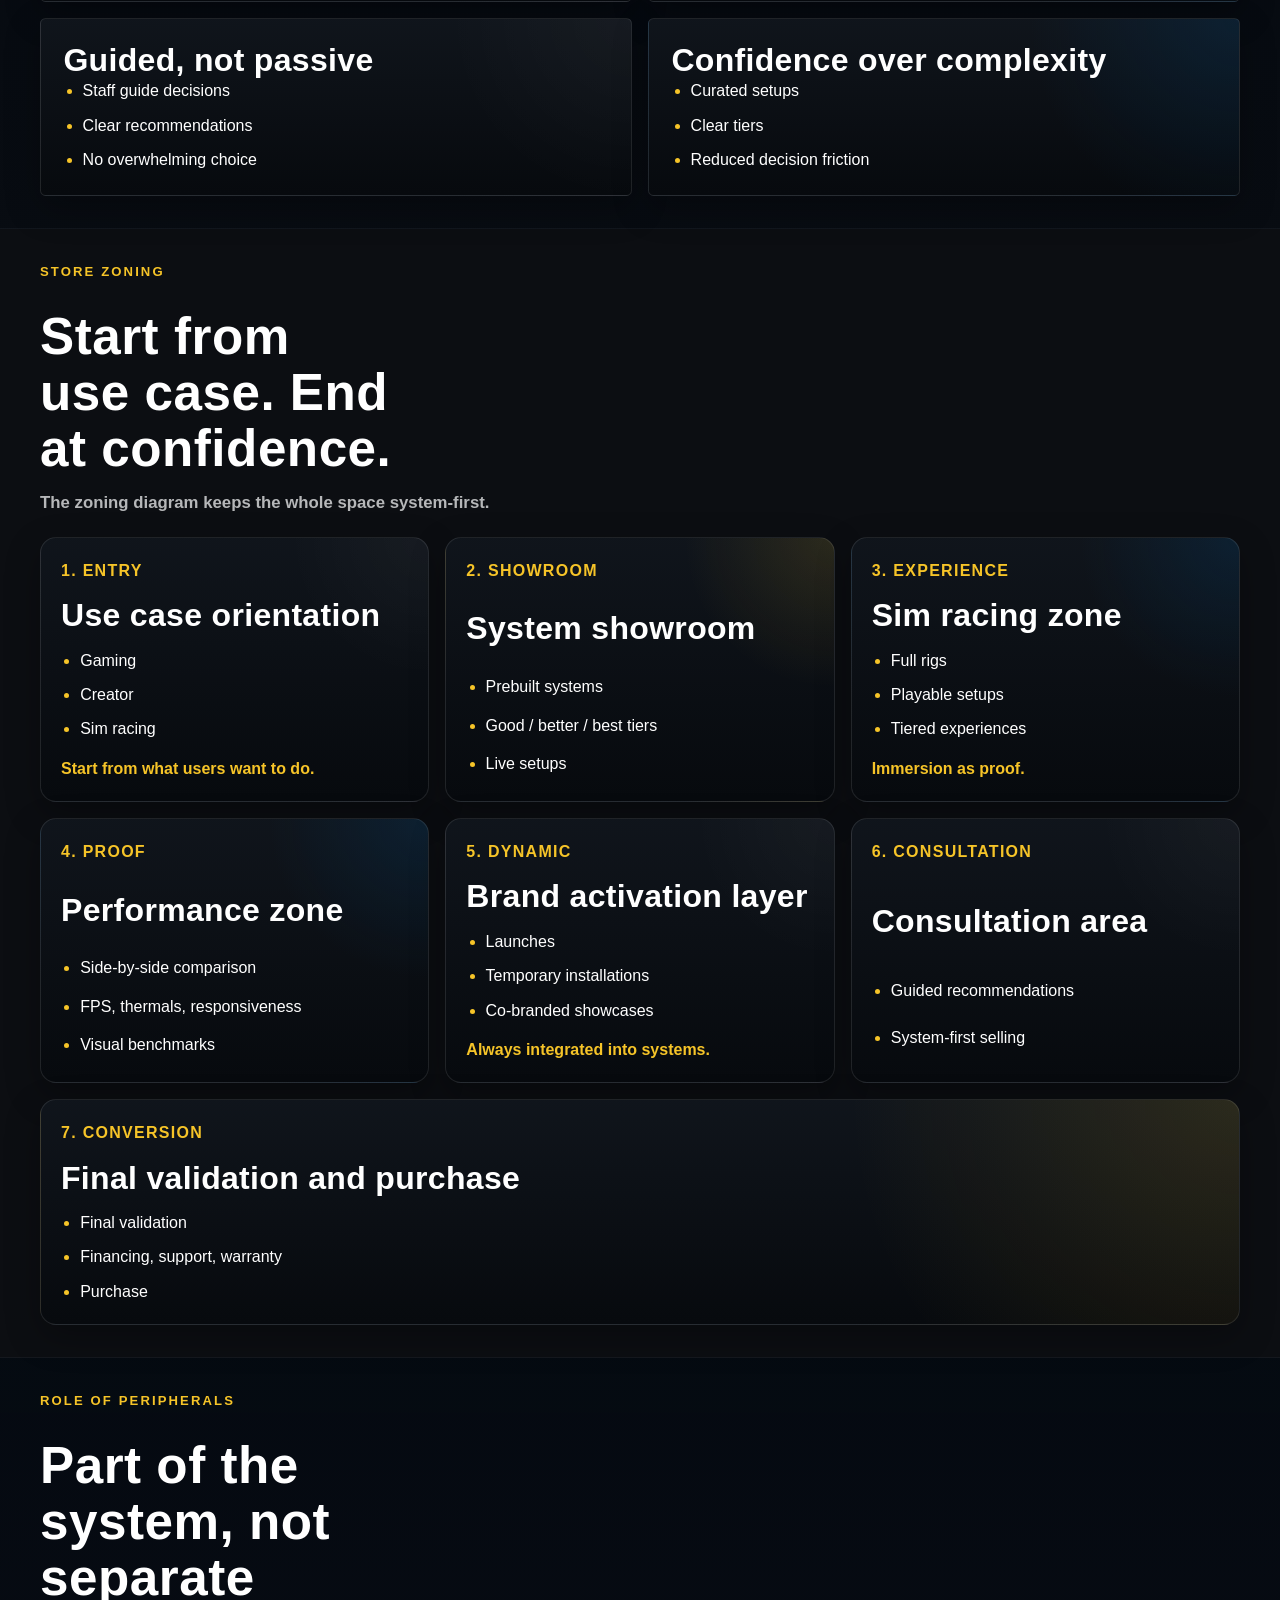
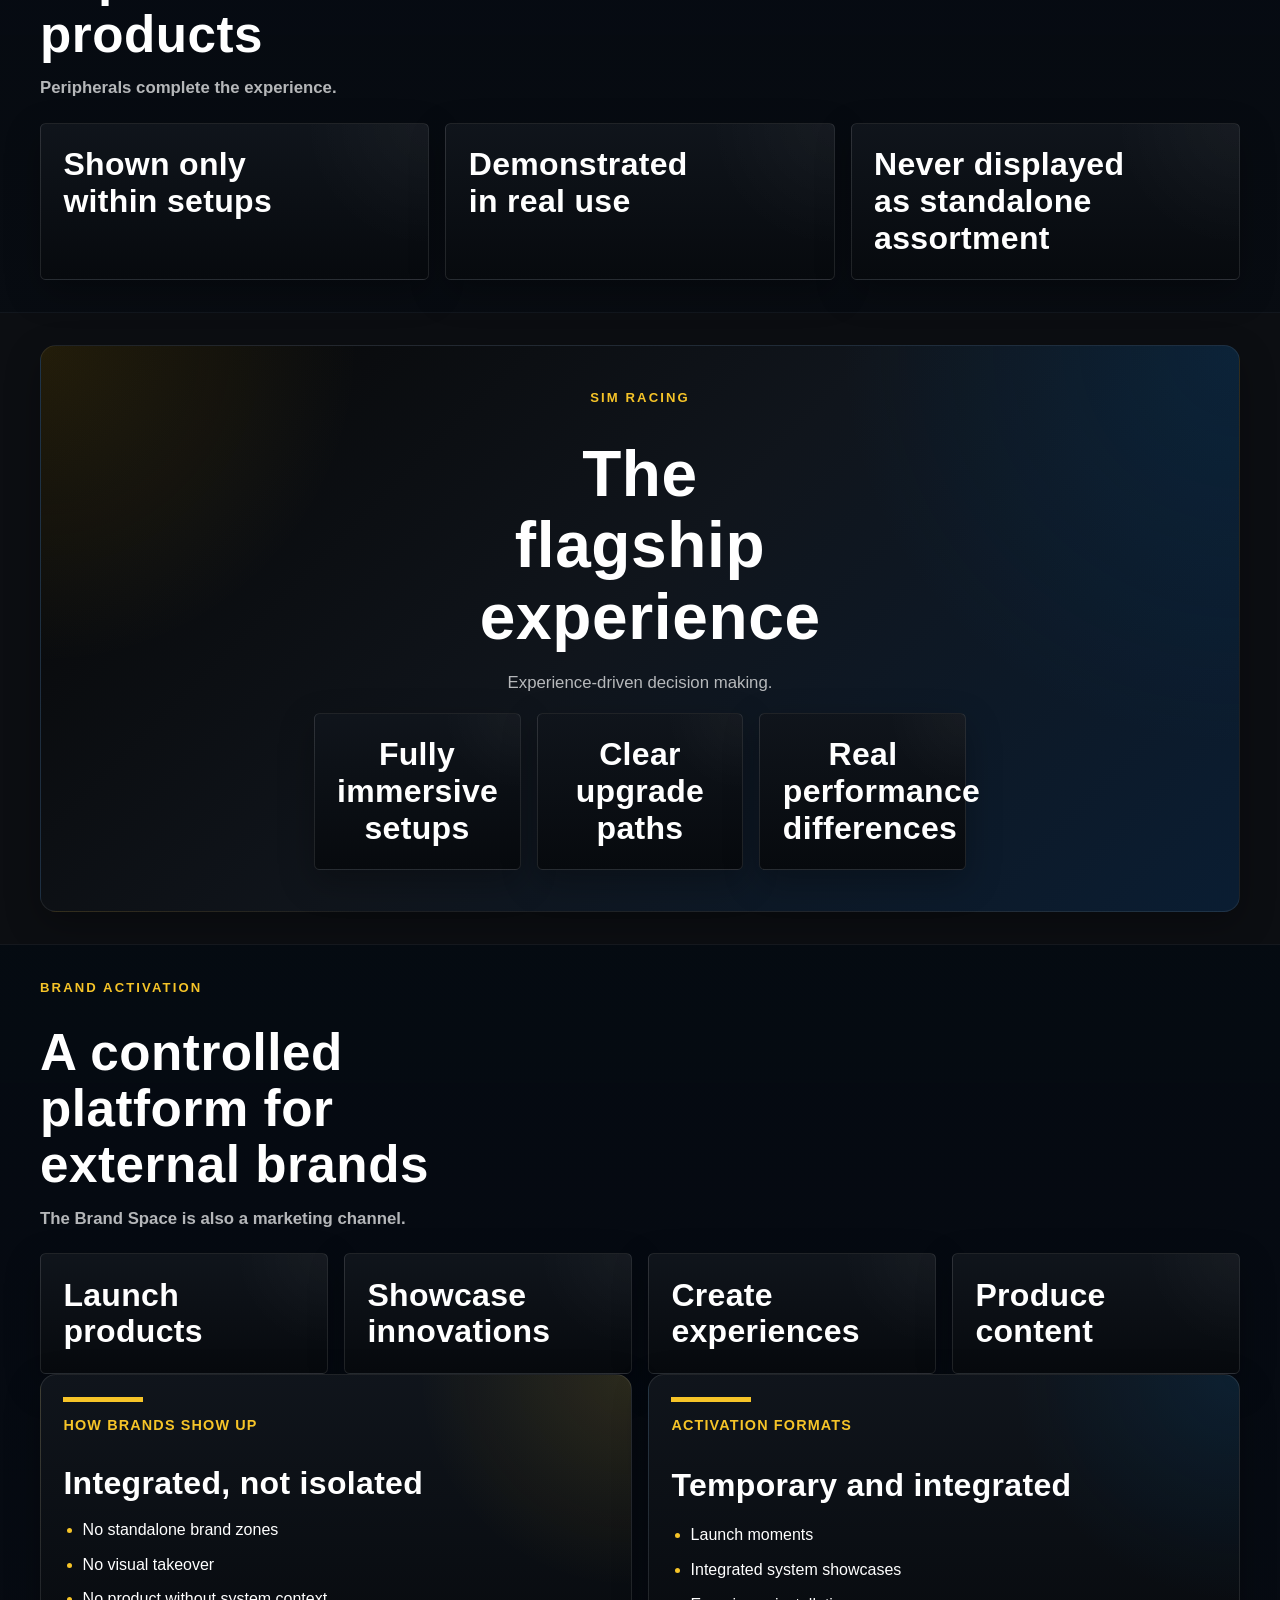
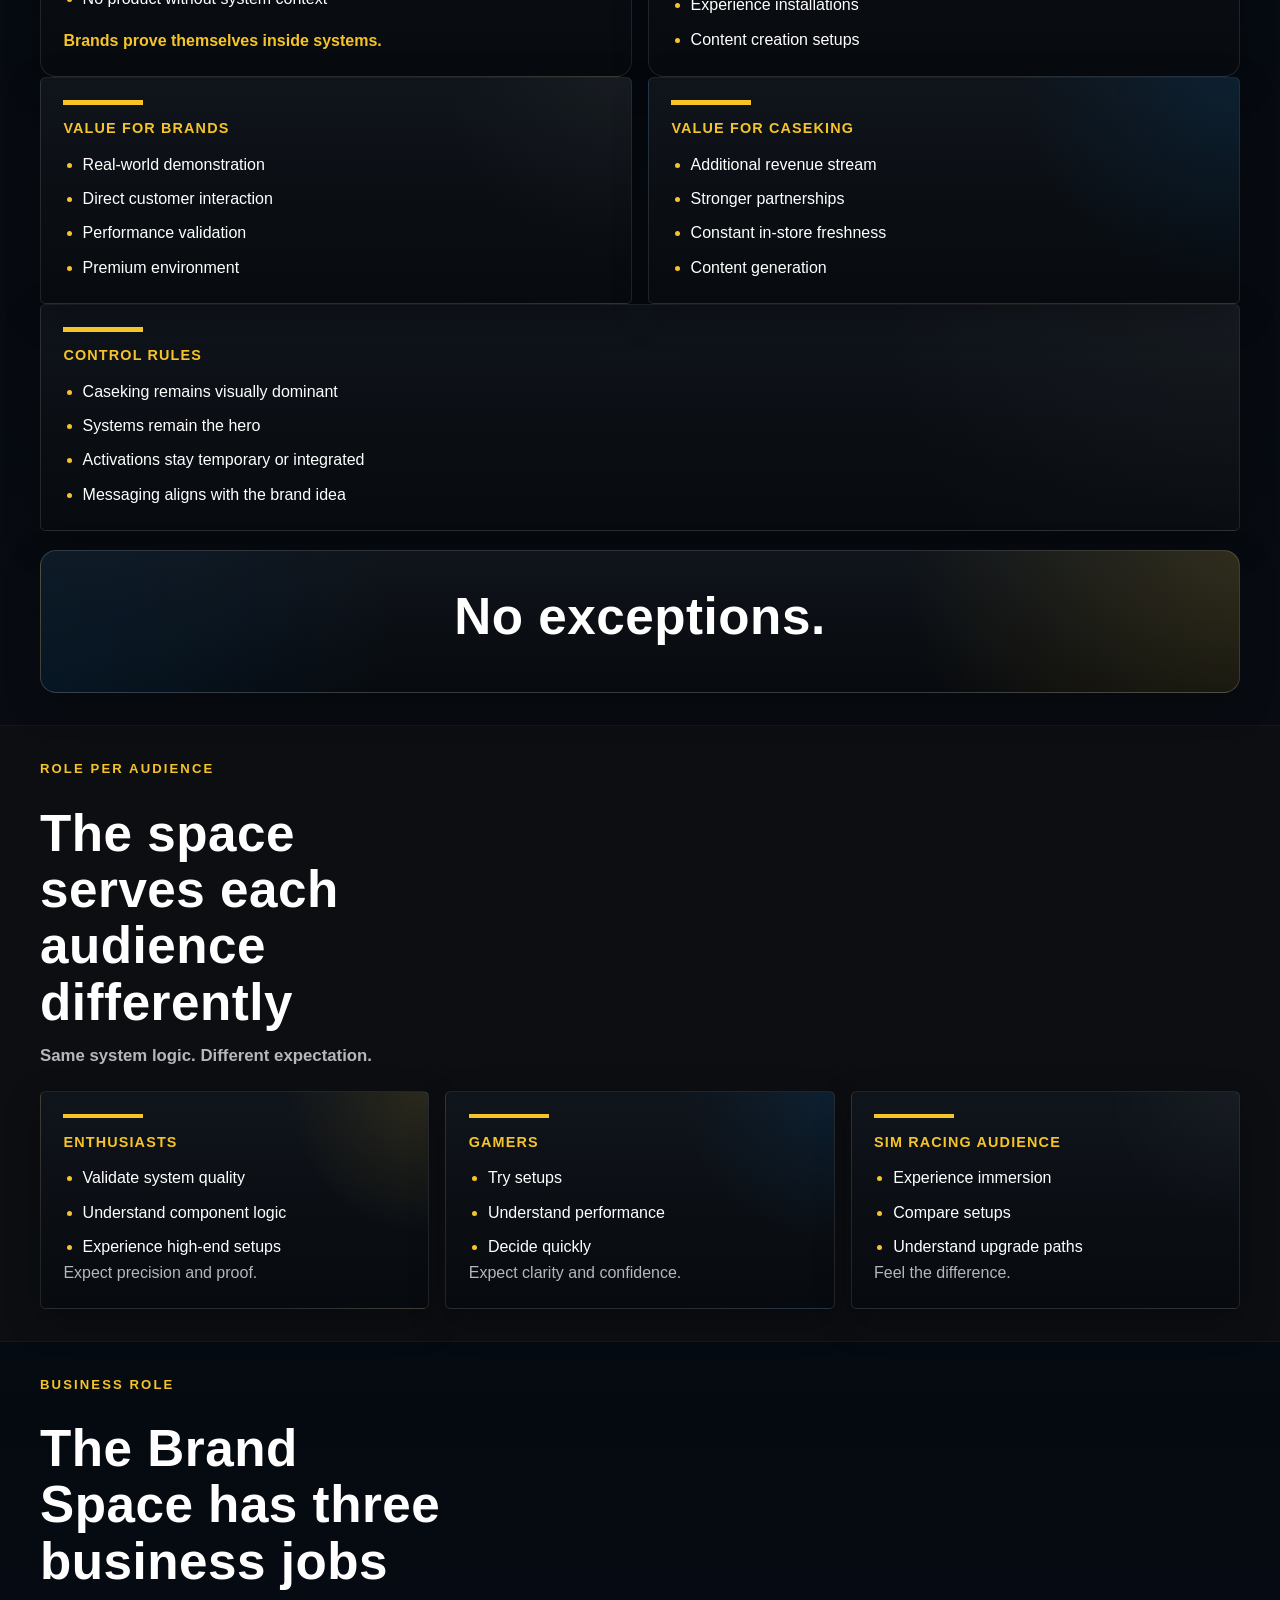
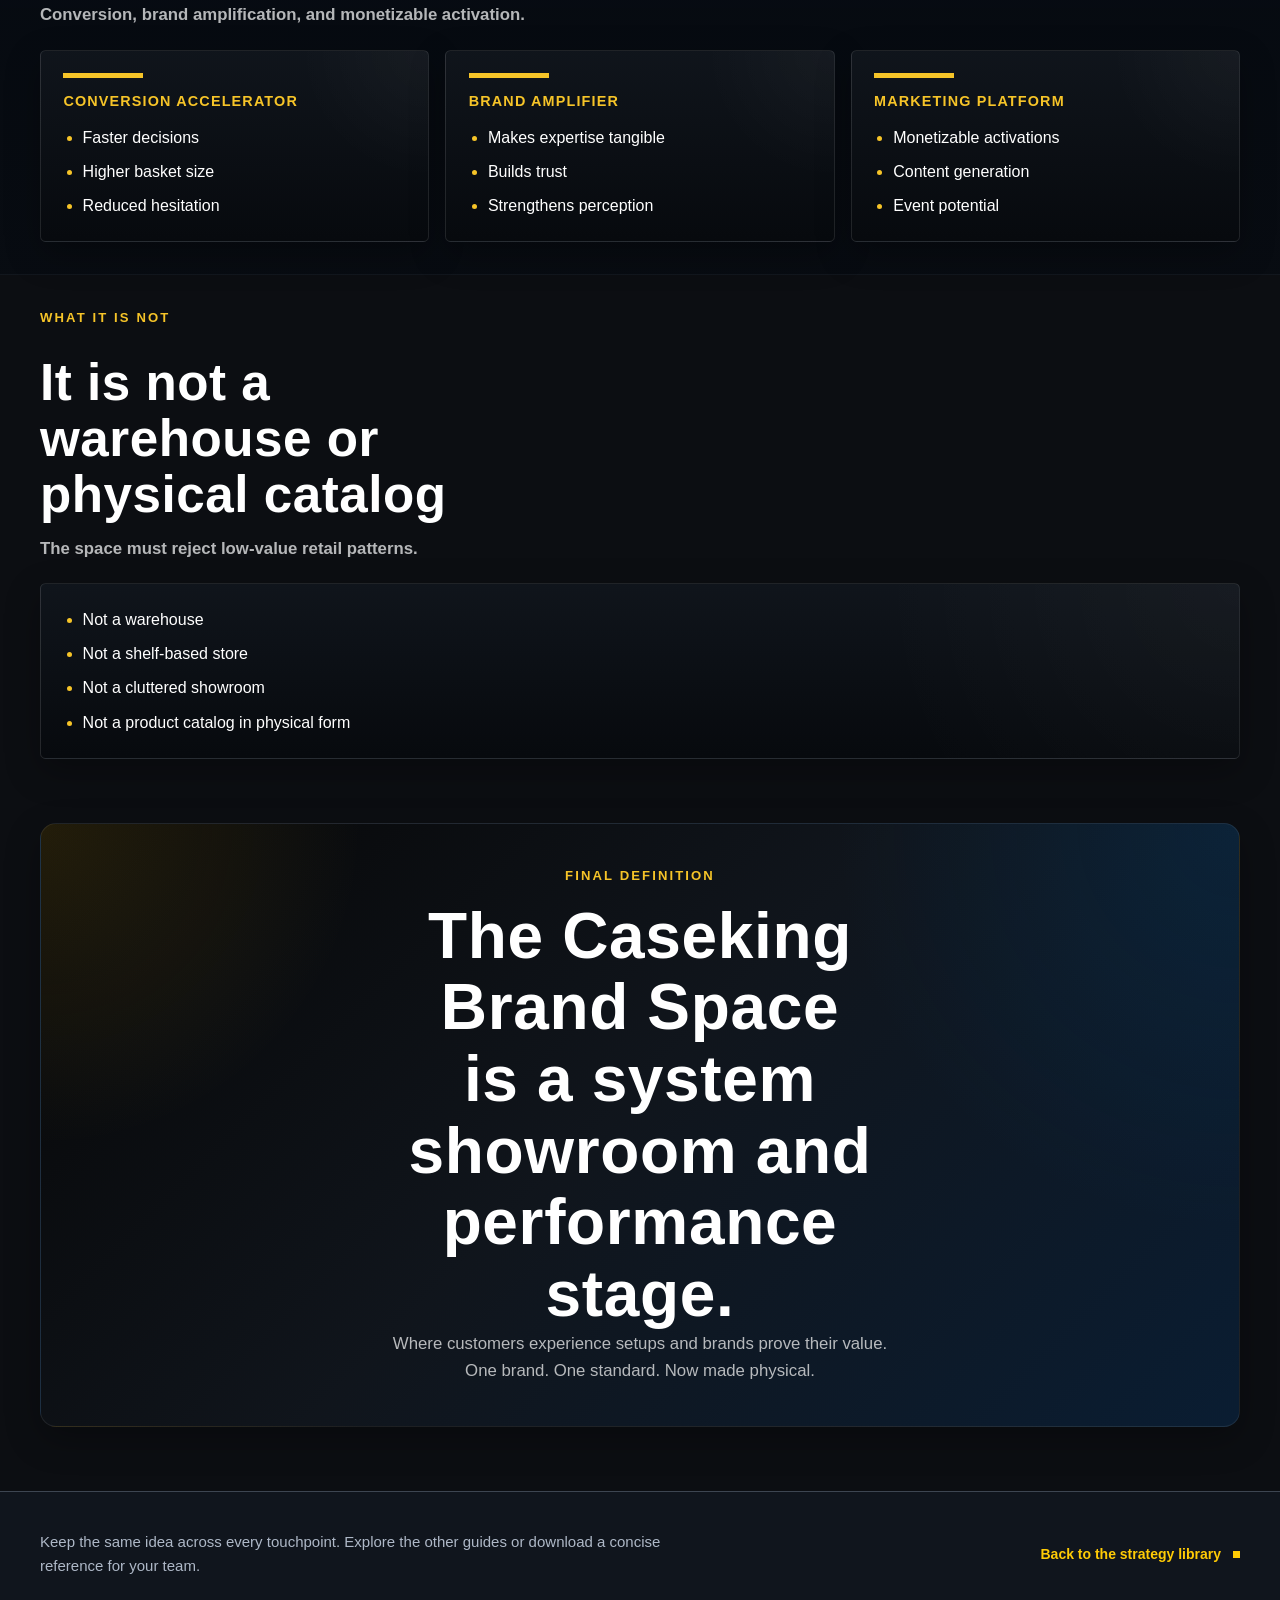
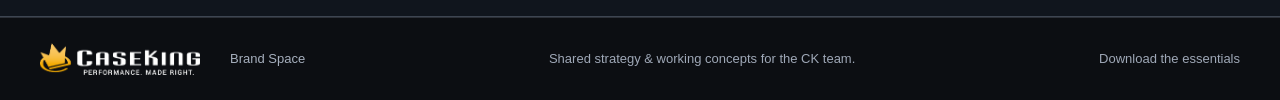
<file: caseking-brand-space-physical.html>
<!DOCTYPE html>
<html lang="en">
<head>
  <meta charset="utf-8">
  <meta name="viewport" content="width=device-width, initial-scale=1">
  <title>The physical Brand Space | Caseking Brand Space</title>
  <meta
    name="description"
    content="The Caseking physical Brand Space concept: system showroom, performance stage, zoning, experience principles, and partner activation."
  >
  <link rel="stylesheet" href="caseking-brand-platform-landing.css">
  <meta name="robots" content="noindex, nofollow">
  <meta name="theme-color" content="#0c0e12">
  <link rel="icon" href="images/caseking-crown-transparent.png" type="image/png">
  <link rel="stylesheet" href="brand-space.css">
  <script src="brand-space.js" defer></script>
</head>
<body class="ck-page">
  <a class="ck-skip-link" href="#main-content">Skip to content</a>
<header class="site-header">
    <div class="header-inner">
      <a class="brand-lockup" href="index.html" aria-label="Caseking Brand Space home"><span class="official-logo "><img src="images/caseking-logo-white.png" width="2481" height="749" alt=""></span><span class="brand-divider"></span><span class="brand-space-name">Brand Space</span></a>
      <button class="menu-toggle" type="button" aria-expanded="false" aria-controls="site-navigation" hidden>Menu <span class="menu-lines" aria-hidden="true"></span></button>
      <nav class="site-navigation" id="site-navigation" aria-label="Main navigation"><a href="index.html#overview">The idea</a><a href="index.html#library">Strategy library</a><a href="index.html#resources">Resources</a></nav>
      <span class="team-label">CK TEAM EDITION</span>
    </div>
  </header>
<div class="document-bar" data-team-navigation><div class="document-bar-inner"><div class="document-breadcrumb"><a href="index.html">Brand Space</a><span aria-hidden="true">/</span><span>The physical Brand Space</span></div><details class="chapter-menu"><summary>On this page</summary><nav aria-label="Page sections"><a href="#shift">The Shift</a><a href="#idea">Core Idea</a><a href="#role">The Role</a><a href="#show">What We Show</a><a href="#system-hero">Systems Are The Hero</a><a href="#principles">Experience Principles</a><a href="#zoning">Store Zoning</a><a href="#peripherals">Role Of Peripherals</a><a href="#sim">Sim Racing</a><a href="#activation">Brand Activation</a><a href="#audience">Role Per Audience</a><a href="#business">Business Role</a><a href="#not">What It Is Not</a></nav></details></div></div><div class="reading-progress" aria-hidden="true"></div>

  <main id="main-content">
    <section class="ck-hero-section" id="top">
      <div class="ck-container">
        <div class="ck-hero-shell">
          <div class="ck-hero-grid ck-hero-grid-single">
            <div class="ck-hero-copy">
              <p class="ck-kicker">Caseking Brand Space</p>
              <h1>This is not a store.<br>This is where performance becomes real.</h1>
              <p class="ck-lead">Complete systems. Running. Proven.</p>

              <div class="ck-tag-grid">
                <span class="ck-tag-card">Gaming</span>
                <span class="ck-tag-card">Creator</span>
                <span class="ck-tag-card">Sim racing</span>
              </div>

              <p class="ck-section-copy">This is where customers stop guessing.</p>

              <div class="ck-action-row">
                <a class="ck-button ck-button-primary" href="#shift">See the shift</a>
                <a class="ck-button ck-button-secondary" href="#zoning">See zoning</a>
              </div>
            </div>
          </div>
        </div>
      </div>
    </section>

    <section class="ck-section" id="shift">
      <div class="ck-container">
        <div class="ck-section-head">
          <p class="ck-kicker ck-kicker-dark">The Shift</p>
          <h2>From retail space to performance space</h2>
          <p class="ck-section-subtitle">This is not about selling products.</p>
        </div>

        <div class="ck-state-card">
          <ul class="ck-system-list">
            <li>Showing how setups perform</li>
            <li>Proving why they work</li>
            <li>Making decisions simple</li>
          </ul>
        </div>

        <div class="ck-highlight-band">
          <h3>From selection to confidence.</h3>
        </div>
      </div>
    </section>

    <section class="ck-section ck-section-alt" id="idea">
      <div class="ck-container">
        <div class="ck-section-head ck-section-head-centered">
          <p class="ck-kicker">Core Idea</p>
          <h2>Performance. Made Right.</h2>
          <p class="ck-section-subtitle">In the Brand Space, this means:</p>
        </div>

        <div class="ck-card-grid ck-card-grid-three">
          <article class="ck-definition-card">
            <h2>You can see it working</h2>
          </article>
          <article class="ck-definition-card">
            <h2>You can understand why it works</h2>
          </article>
          <article class="ck-definition-card">
            <h2>You can trust that it works</h2>
          </article>
        </div>
      </div>
    </section>

    <section class="ck-section" id="role">
      <div class="ck-container">
        <div class="ck-section-head">
          <p class="ck-kicker ck-kicker-dark">The Role</p>
          <h2>System showroom and performance stage</h2>
          <p class="ck-section-subtitle">The Caseking Brand Space has two roles.</p>
        </div>

        <div class="ck-profile-grid">
          <article class="ck-profile-card ck-profile-card-accent">
            <p class="ck-card-label">1. System Showroom</p>
            <h2>Focus on complete setups</h2>
            <ul class="ck-system-list">
              <li>Clear performance tiers</li>
              <li>Real use cases</li>
            </ul>
          </article>
          <article class="ck-profile-card ck-profile-card-blue">
            <p class="ck-card-label">2. Performance Stage</p>
            <h2>Systems are experienced live</h2>
            <ul class="ck-system-list">
              <li>Brands prove their value</li>
              <li>Content is created</li>
            </ul>
          </article>
        </div>

        <div class="ck-highlight-band">
          <h3>One space. Multiple functions. One idea.</h3>
        </div>
      </div>
    </section>

    <section class="ck-section ck-section-alt" id="show">
      <div class="ck-container">
        <div class="ck-section-head">
          <p class="ck-kicker">What We Show</p>
          <h2>Everything is a setup</h2>
          <p class="ck-section-subtitle">We do not display products in isolation.</p>
        </div>

        <div class="ck-card-grid ck-card-grid-three">
          <article class="ck-impact-card">
            <h2>Gaming systems</h2>
          </article>
          <article class="ck-impact-card">
            <h2>Creator systems</h2>
          </article>
          <article class="ck-impact-card">
            <h2>Sim racing setups</h2>
          </article>
        </div>

        <div class="ck-tag-grid">
          <span class="ck-tag-card">PC</span>
          <span class="ck-tag-card">Peripherals</span>
          <span class="ck-tag-card">Environment</span>
        </div>

        <div class="ck-highlight-band">
          <h3>One system. One experience.</h3>
        </div>
      </div>
    </section>

    <section class="ck-section" id="system-hero">
      <div class="ck-container">
        <div class="ck-section-head">
          <p class="ck-kicker ck-kicker-dark">Systems Are The Hero</p>
          <h2>Everything supports the system</h2>
          <p class="ck-section-subtitle">The system is always the decision point.</p>
        </div>

        <div class="ck-card-grid ck-card-grid-three">
          <article class="ck-feature-card">
            <p class="ck-card-label">Components</p>
            <h2>Explanation layer</h2>
          </article>
          <article class="ck-feature-card">
            <p class="ck-card-label">Peripherals</p>
            <h2>Experience layer</h2>
          </article>
          <article class="ck-feature-card">
            <p class="ck-card-label">Brands</p>
            <h2>Proof layer</h2>
          </article>
        </div>

        <div class="ck-performance-board">
          <article class="ck-performance-card ck-performance-card-accent">
            <p class="ck-card-label">System Comparison</p>
            <h2>Gaming setup</h2>
            <div class="ck-performance-data">
              <div class="ck-performance-metric">
                <p class="ck-performance-label">FPS</p>
                <p class="ck-performance-value">240</p>
              </div>
              <div class="ck-performance-metric">
                <p class="ck-performance-label">Thermals</p>
                <p class="ck-performance-value">62 C</p>
              </div>
              <div class="ck-performance-metric">
                <p class="ck-performance-label">Latency</p>
                <p class="ck-performance-value">18 ms</p>
              </div>
            </div>
            <p class="ck-performance-note">Example live comparison module for the floor.</p>
          </article>

          <article class="ck-performance-card ck-performance-card-blue">
            <p class="ck-card-label">System Comparison</p>
            <h2>Creator setup</h2>
            <div class="ck-performance-data">
              <div class="ck-performance-metric">
                <p class="ck-performance-label">Export</p>
                <p class="ck-performance-value">11 min</p>
              </div>
              <div class="ck-performance-metric">
                <p class="ck-performance-label">Thermals</p>
                <p class="ck-performance-value">64 C</p>
              </div>
              <div class="ck-performance-metric">
                <p class="ck-performance-label">Noise</p>
                <p class="ck-performance-value">Low</p>
              </div>
            </div>
            <p class="ck-performance-note">System-first proof for creator performance.</p>
          </article>

          <article class="ck-performance-card">
            <p class="ck-card-label">System Comparison</p>
            <h2>Sim setup</h2>
            <div class="ck-performance-data">
              <div class="ck-performance-metric">
                <p class="ck-performance-label">Refresh</p>
                <p class="ck-performance-value">144 Hz</p>
              </div>
              <div class="ck-performance-metric">
                <p class="ck-performance-label">Latency</p>
                <p class="ck-performance-value">12 ms</p>
              </div>
              <div class="ck-performance-metric">
                <p class="ck-performance-label">Feedback</p>
                <p class="ck-performance-value">Stable</p>
              </div>
            </div>
            <p class="ck-performance-note">Immersion becomes the proof of value.</p>
          </article>
        </div>
      </div>
    </section>

    <section class="ck-section ck-section-alt" id="principles">
      <div class="ck-container">
        <div class="ck-section-head">
          <p class="ck-kicker">Experience Principles</p>
          <h2>Engineered, not retail</h2>
          <p class="ck-section-subtitle">The space must make performance visible and decisions easier.</p>
        </div>

        <div class="ck-card-grid ck-card-grid-two">
          <article class="ck-state-card">
            <h2>Clean, structured layout</h2>
            <ul class="ck-system-list">
              <li>No clutter, no chaos</li>
              <li>One hero per zone</li>
            </ul>
          </article>
          <article class="ck-state-card ck-state-card-secondary">
            <h2>Proof over promotion</h2>
            <ul class="ck-system-list">
              <li>Performance visible</li>
              <li>Real-time demos</li>
              <li>No empty claims</li>
            </ul>
          </article>
          <article class="ck-state-card">
            <h2>Guided, not passive</h2>
            <ul class="ck-system-list">
              <li>Staff guide decisions</li>
              <li>Clear recommendations</li>
              <li>No overwhelming choice</li>
            </ul>
          </article>
          <article class="ck-state-card ck-state-card-secondary">
            <h2>Confidence over complexity</h2>
            <ul class="ck-system-list">
              <li>Curated setups</li>
              <li>Clear tiers</li>
              <li>Reduced decision friction</li>
            </ul>
          </article>
        </div>
      </div>
    </section>

    <section class="ck-section" id="zoning">
      <div class="ck-container">
        <div class="ck-section-head">
          <p class="ck-kicker ck-kicker-dark">Store Zoning</p>
          <h2>Start from use case. End at confidence.</h2>
          <p class="ck-section-subtitle">The zoning diagram keeps the whole space system-first.</p>
        </div>

        <div class="ck-zone-map">
          <article class="ck-zone-card">
            <p class="ck-zone-number">1. Entry</p>
            <h2>Use case orientation</h2>
            <ul class="ck-system-list">
              <li>Gaming</li>
              <li>Creator</li>
              <li>Sim racing</li>
            </ul>
            <p class="ck-zone-note">Start from what users want to do.</p>
          </article>

          <article class="ck-zone-card ck-zone-card-accent">
            <p class="ck-zone-number">2. Showroom</p>
            <h2>System showroom</h2>
            <ul class="ck-system-list">
              <li>Prebuilt systems</li>
              <li>Good / better / best tiers</li>
              <li>Live setups</li>
            </ul>
          </article>

          <article class="ck-zone-card ck-zone-card-blue">
            <p class="ck-zone-number">3. Experience</p>
            <h2>Sim racing zone</h2>
            <ul class="ck-system-list">
              <li>Full rigs</li>
              <li>Playable setups</li>
              <li>Tiered experiences</li>
            </ul>
            <p class="ck-zone-note">Immersion as proof.</p>
          </article>

          <article class="ck-zone-card ck-zone-card-blue">
            <p class="ck-zone-number">4. Proof</p>
            <h2>Performance zone</h2>
            <ul class="ck-system-list">
              <li>Side-by-side comparison</li>
              <li>FPS, thermals, responsiveness</li>
              <li>Visual benchmarks</li>
            </ul>
          </article>

          <article class="ck-zone-card">
            <p class="ck-zone-number">5. Dynamic</p>
            <h2>Brand activation layer</h2>
            <ul class="ck-system-list">
              <li>Launches</li>
              <li>Temporary installations</li>
              <li>Co-branded showcases</li>
            </ul>
            <p class="ck-zone-note">Always integrated into systems.</p>
          </article>

          <article class="ck-zone-card">
            <p class="ck-zone-number">6. Consultation</p>
            <h2>Consultation area</h2>
            <ul class="ck-system-list">
              <li>Guided recommendations</li>
              <li>System-first selling</li>
            </ul>
          </article>

          <article class="ck-zone-card ck-zone-card-wide ck-zone-card-accent">
            <p class="ck-zone-number">7. Conversion</p>
            <h2>Final validation and purchase</h2>
            <ul class="ck-system-list">
              <li>Final validation</li>
              <li>Financing, support, warranty</li>
              <li>Purchase</li>
            </ul>
          </article>
        </div>
      </div>
    </section>

    <section class="ck-section ck-section-alt" id="peripherals">
      <div class="ck-container">
        <div class="ck-section-head">
          <p class="ck-kicker">Role Of Peripherals</p>
          <h2>Part of the system, not separate products</h2>
          <p class="ck-section-subtitle">Peripherals complete the experience.</p>
        </div>

        <div class="ck-card-grid ck-card-grid-three">
          <article class="ck-impact-card">
            <h2>Shown only within setups</h2>
          </article>
          <article class="ck-impact-card">
            <h2>Demonstrated in real use</h2>
          </article>
          <article class="ck-impact-card">
            <h2>Never displayed as standalone assortment</h2>
          </article>
        </div>
      </div>
    </section>

    <section class="ck-section" id="sim">
      <div class="ck-container">
        <div class="ck-brand-idea-shell">
          <p class="ck-kicker">Sim Racing</p>
          <h2 class="ck-brandspace-shell-title">The flagship experience</h2>
          <p class="ck-brand-idea-copy">Experience-driven decision making.</p>

          <div class="ck-card-grid ck-card-grid-three">
            <article class="ck-definition-card">
              <h2>Fully immersive setups</h2>
            </article>
            <article class="ck-definition-card">
              <h2>Clear upgrade paths</h2>
            </article>
            <article class="ck-definition-card">
              <h2>Real performance differences</h2>
            </article>
          </div>
        </div>
      </div>
    </section>

    <section class="ck-section ck-section-alt" id="activation">
      <div class="ck-container">
        <div class="ck-section-head">
          <p class="ck-kicker">Brand Activation</p>
          <h2>A controlled platform for external brands</h2>
          <p class="ck-section-subtitle">The Brand Space is also a marketing channel.</p>
        </div>

        <div class="ck-card-grid ck-card-grid-four">
          <article class="ck-feature-card">
            <h2>Launch products</h2>
          </article>
          <article class="ck-feature-card">
            <h2>Showcase innovations</h2>
          </article>
          <article class="ck-feature-card">
            <h2>Create experiences</h2>
          </article>
          <article class="ck-feature-card">
            <h2>Produce content</h2>
          </article>
        </div>

        <div class="ck-profile-grid">
          <article class="ck-profile-card ck-profile-card-accent">
            <p class="ck-card-label">How Brands Show Up</p>
            <h2>Integrated, not isolated</h2>
            <ul class="ck-system-list">
              <li>No standalone brand zones</li>
              <li>No visual takeover</li>
              <li>No product without system context</li>
            </ul>
            <p class="ck-zone-note">Brands prove themselves inside systems.</p>
          </article>

          <article class="ck-profile-card ck-profile-card-blue">
            <p class="ck-card-label">Activation Formats</p>
            <h2>Temporary and integrated</h2>
            <ul class="ck-system-list">
              <li>Launch moments</li>
              <li>Integrated system showcases</li>
              <li>Experience installations</li>
              <li>Content creation setups</li>
            </ul>
          </article>
        </div>

        <div class="ck-card-grid ck-card-grid-two">
          <article class="ck-state-card">
            <p class="ck-card-label">Value For Brands</p>
            <ul class="ck-system-list">
              <li>Real-world demonstration</li>
              <li>Direct customer interaction</li>
              <li>Performance validation</li>
              <li>Premium environment</li>
            </ul>
          </article>
          <article class="ck-state-card ck-state-card-secondary">
            <p class="ck-card-label">Value For Caseking</p>
            <ul class="ck-system-list">
              <li>Additional revenue stream</li>
              <li>Stronger partnerships</li>
              <li>Constant in-store freshness</li>
              <li>Content generation</li>
            </ul>
          </article>
        </div>

        <div class="ck-state-card">
          <p class="ck-card-label">Control Rules</p>
          <ul class="ck-system-list">
            <li>Caseking remains visually dominant</li>
            <li>Systems remain the hero</li>
            <li>Activations stay temporary or integrated</li>
            <li>Messaging aligns with the brand idea</li>
          </ul>
        </div>

        <div class="ck-highlight-band">
          <h3>No exceptions.</h3>
        </div>
      </div>
    </section>

    <section class="ck-section" id="audience">
      <div class="ck-container">
        <div class="ck-section-head">
          <p class="ck-kicker ck-kicker-dark">Role Per Audience</p>
          <h2>The space serves each audience differently</h2>
          <p class="ck-section-subtitle">Same system logic. Different expectation.</p>
        </div>

        <div class="ck-card-grid ck-card-grid-three">
          <article class="ck-role-card ck-role-card-accent">
            <p class="ck-card-label">Enthusiasts</p>
            <ul class="ck-system-list">
              <li>Validate system quality</li>
              <li>Understand component logic</li>
              <li>Experience high-end setups</li>
            </ul>
            <p>Expect precision and proof.</p>
          </article>
          <article class="ck-role-card ck-role-card-secondary">
            <p class="ck-card-label">Gamers</p>
            <ul class="ck-system-list">
              <li>Try setups</li>
              <li>Understand performance</li>
              <li>Decide quickly</li>
            </ul>
            <p>Expect clarity and confidence.</p>
          </article>
          <article class="ck-role-card">
            <p class="ck-card-label">Sim Racing Audience</p>
            <ul class="ck-system-list">
              <li>Experience immersion</li>
              <li>Compare setups</li>
              <li>Understand upgrade paths</li>
            </ul>
            <p>Feel the difference.</p>
          </article>
        </div>
      </div>
    </section>

    <section class="ck-section ck-section-alt" id="business">
      <div class="ck-container">
        <div class="ck-section-head">
          <p class="ck-kicker">Business Role</p>
          <h2>The Brand Space has three business jobs</h2>
          <p class="ck-section-subtitle">Conversion, brand amplification, and monetizable activation.</p>
        </div>

        <div class="ck-card-grid ck-card-grid-three">
          <article class="ck-impact-card">
            <p class="ck-card-label">Conversion Accelerator</p>
            <ul class="ck-system-list">
              <li>Faster decisions</li>
              <li>Higher basket size</li>
              <li>Reduced hesitation</li>
            </ul>
          </article>
          <article class="ck-impact-card">
            <p class="ck-card-label">Brand Amplifier</p>
            <ul class="ck-system-list">
              <li>Makes expertise tangible</li>
              <li>Builds trust</li>
              <li>Strengthens perception</li>
            </ul>
          </article>
          <article class="ck-impact-card">
            <p class="ck-card-label">Marketing Platform</p>
            <ul class="ck-system-list">
              <li>Monetizable activations</li>
              <li>Content generation</li>
              <li>Event potential</li>
            </ul>
          </article>
        </div>
      </div>
    </section>

    <section class="ck-section" id="not">
      <div class="ck-container">
        <div class="ck-section-head">
          <p class="ck-kicker ck-kicker-dark">What It Is Not</p>
          <h2>It is not a warehouse or physical catalog</h2>
          <p class="ck-section-subtitle">The space must reject low-value retail patterns.</p>
        </div>

        <div class="ck-state-card">
          <ul class="ck-system-list">
            <li>Not a warehouse</li>
            <li>Not a shelf-based store</li>
            <li>Not a cluttered showroom</li>
            <li>Not a product catalog in physical form</li>
          </ul>
        </div>
      </div>
    </section>

    <section class="ck-section" id="close">
      <div class="ck-container">
        <div class="ck-close-shell ck-subpage-close">
          <p class="ck-kicker">Final Definition</p>
          <h2>The Caseking Brand Space is a system showroom and performance stage.</h2>
          <p class="ck-brand-idea-copy">Where customers experience setups and brands prove their value.</p>
          <p class="ck-brand-idea-copy">One brand. One standard. Now made physical.</p>
        </div>
      </div>
    </section>
  </main>
<aside class="document-bottom" aria-label="Continue exploring"><div class="document-bottom-inner"><p>Keep the same idea across every touchpoint. Explore the other guides or download a concise reference for your team.</p><a class="text-link" href="index.html#library">Back to the strategy library <span class="link-square" aria-hidden="true"></span></a></div></aside>
<footer class="site-footer"><div class="page-width"><a class="footer-brand" href="index.html"><span class="official-logo "><img src="images/caseking-logo-white.png" width="2481" height="749" alt=""></span><span>Brand Space</span></a><p>Shared strategy &amp; working concepts for the CK team.</p><a href="index.html#resources">Download the essentials</a></div></footer>
</body>
</html>
</file>
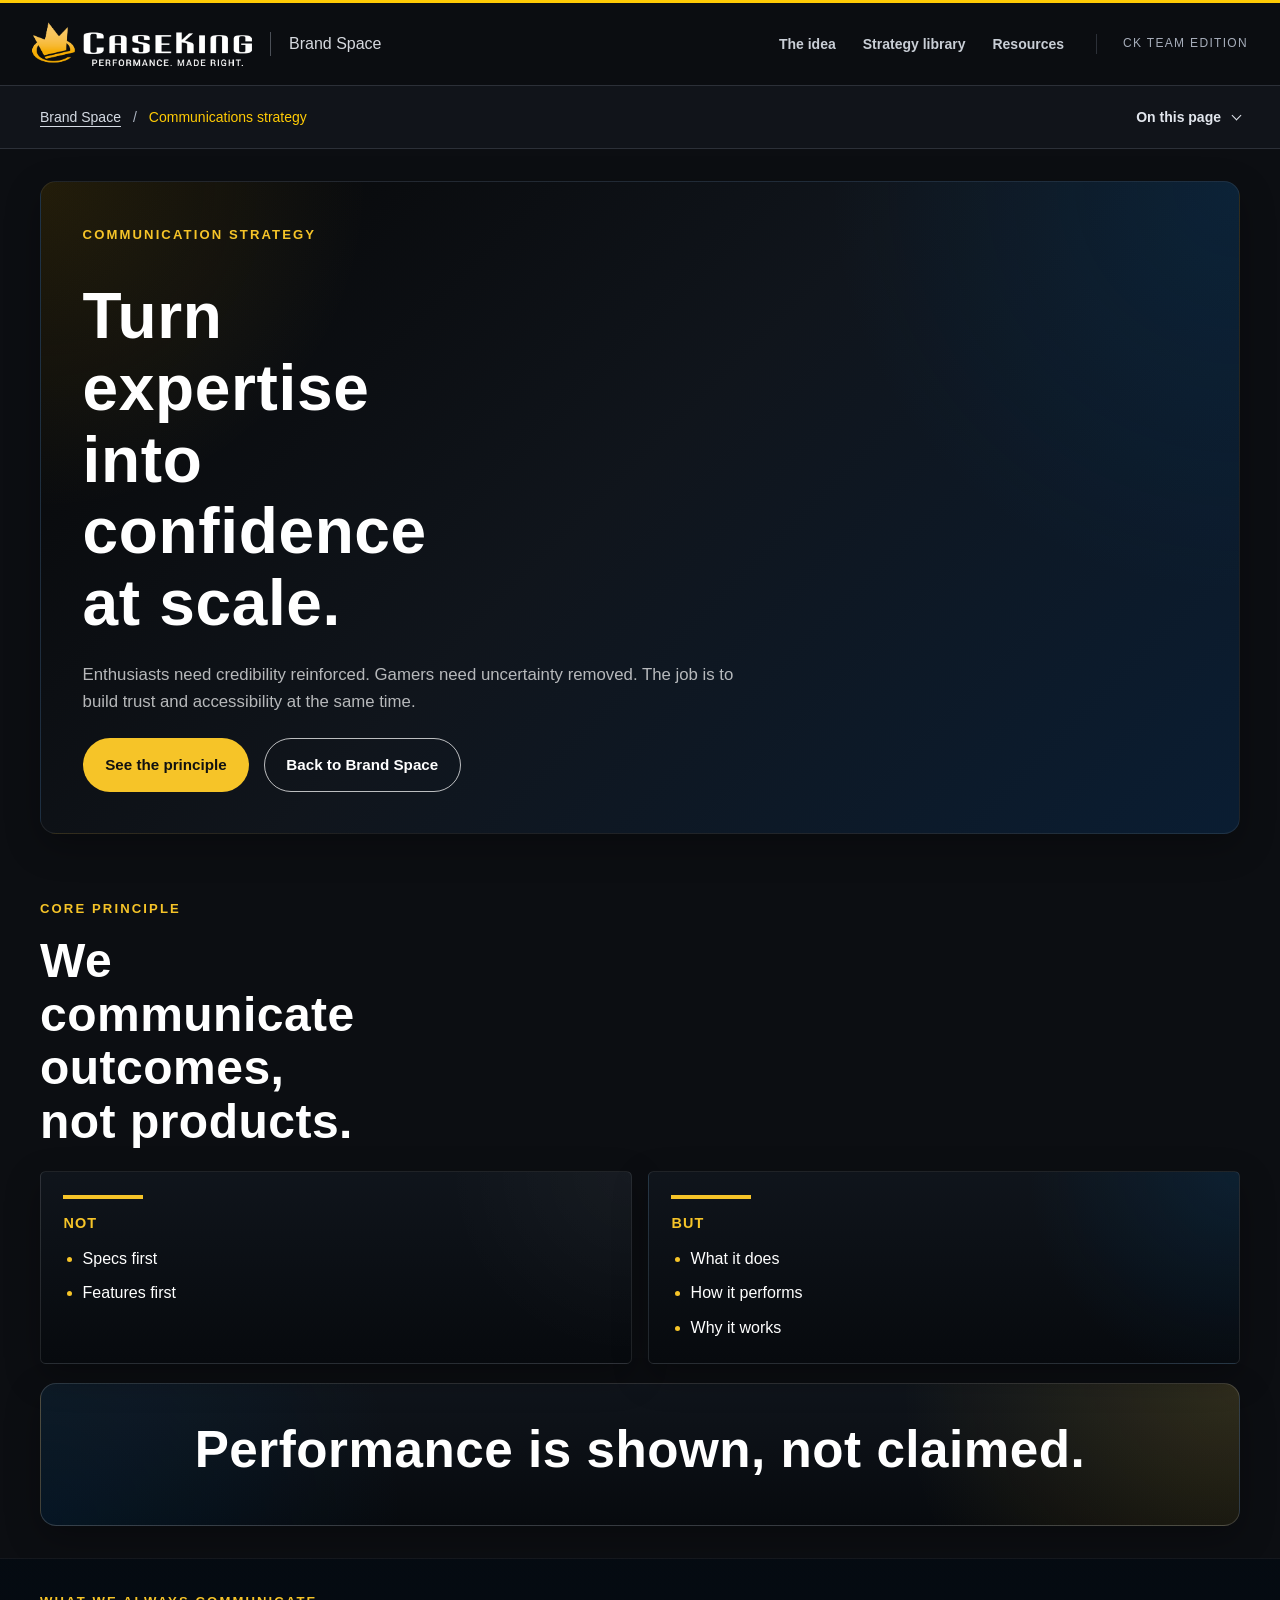
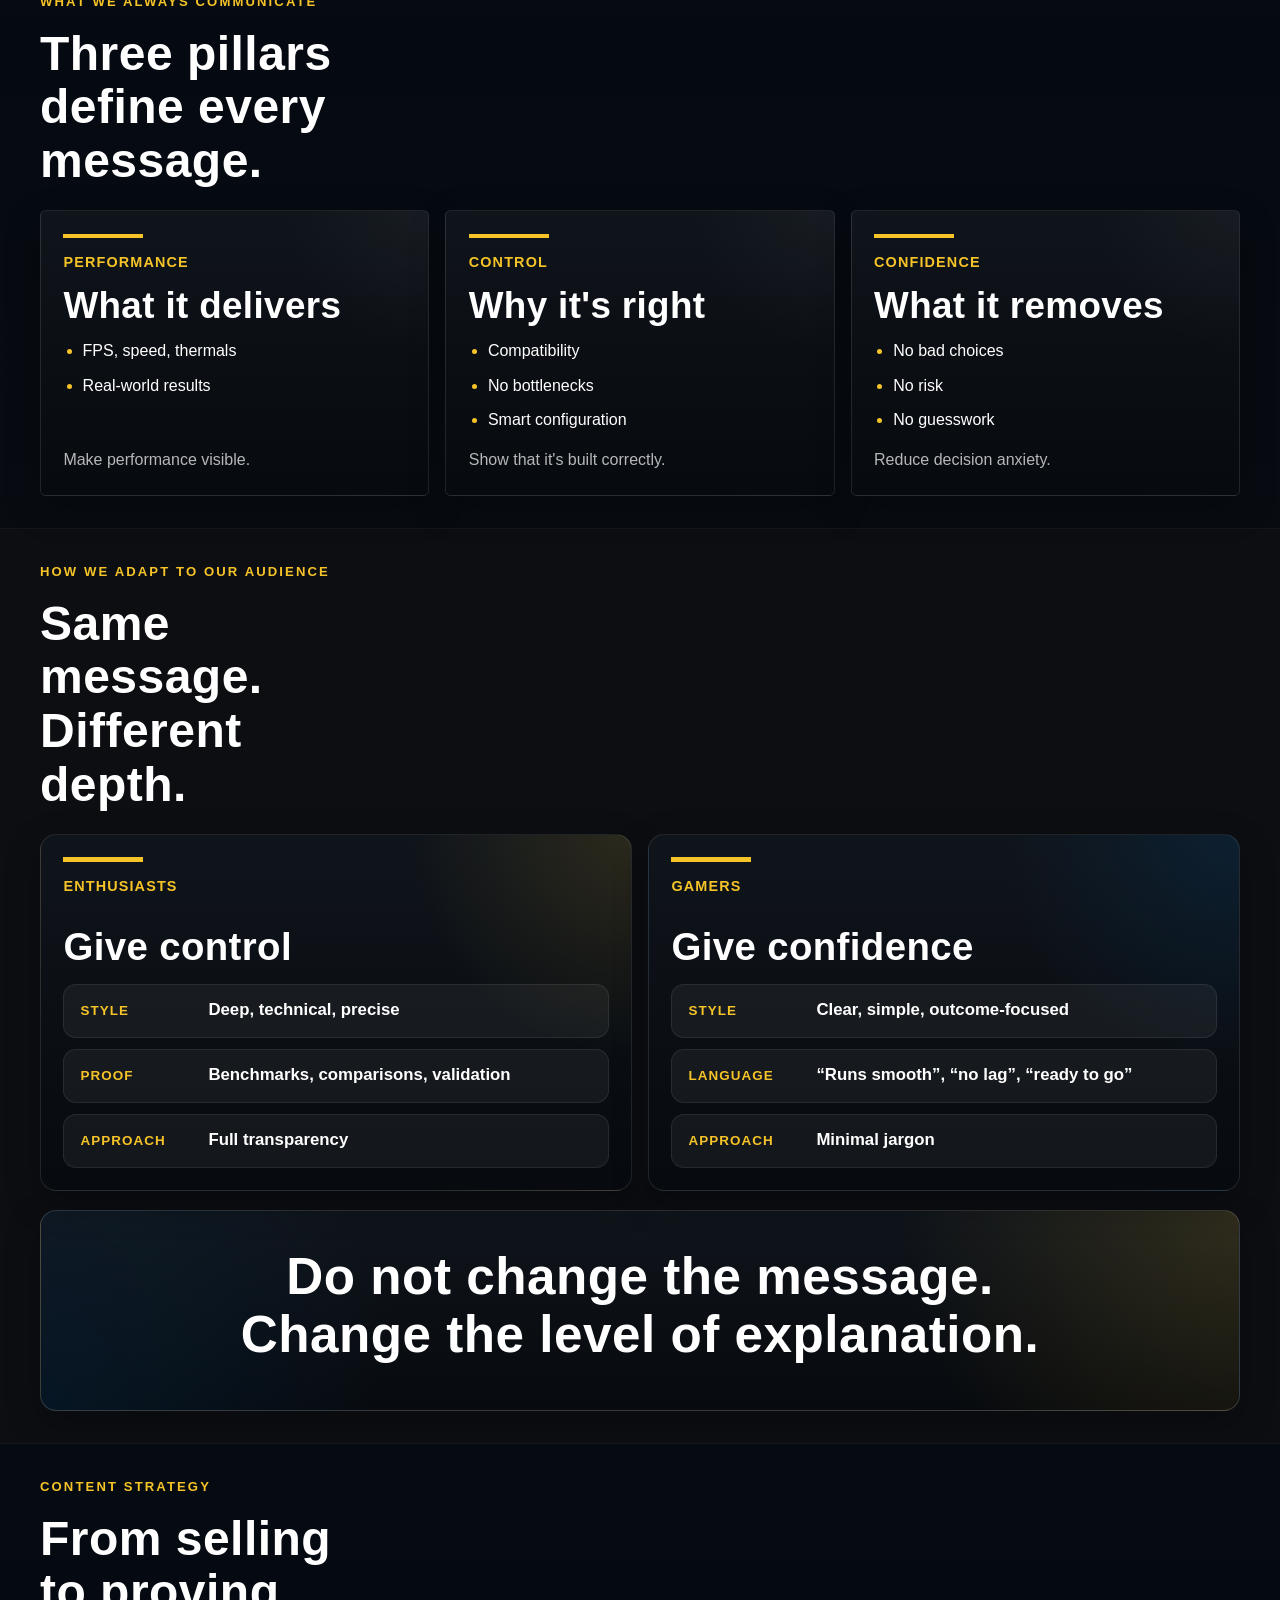
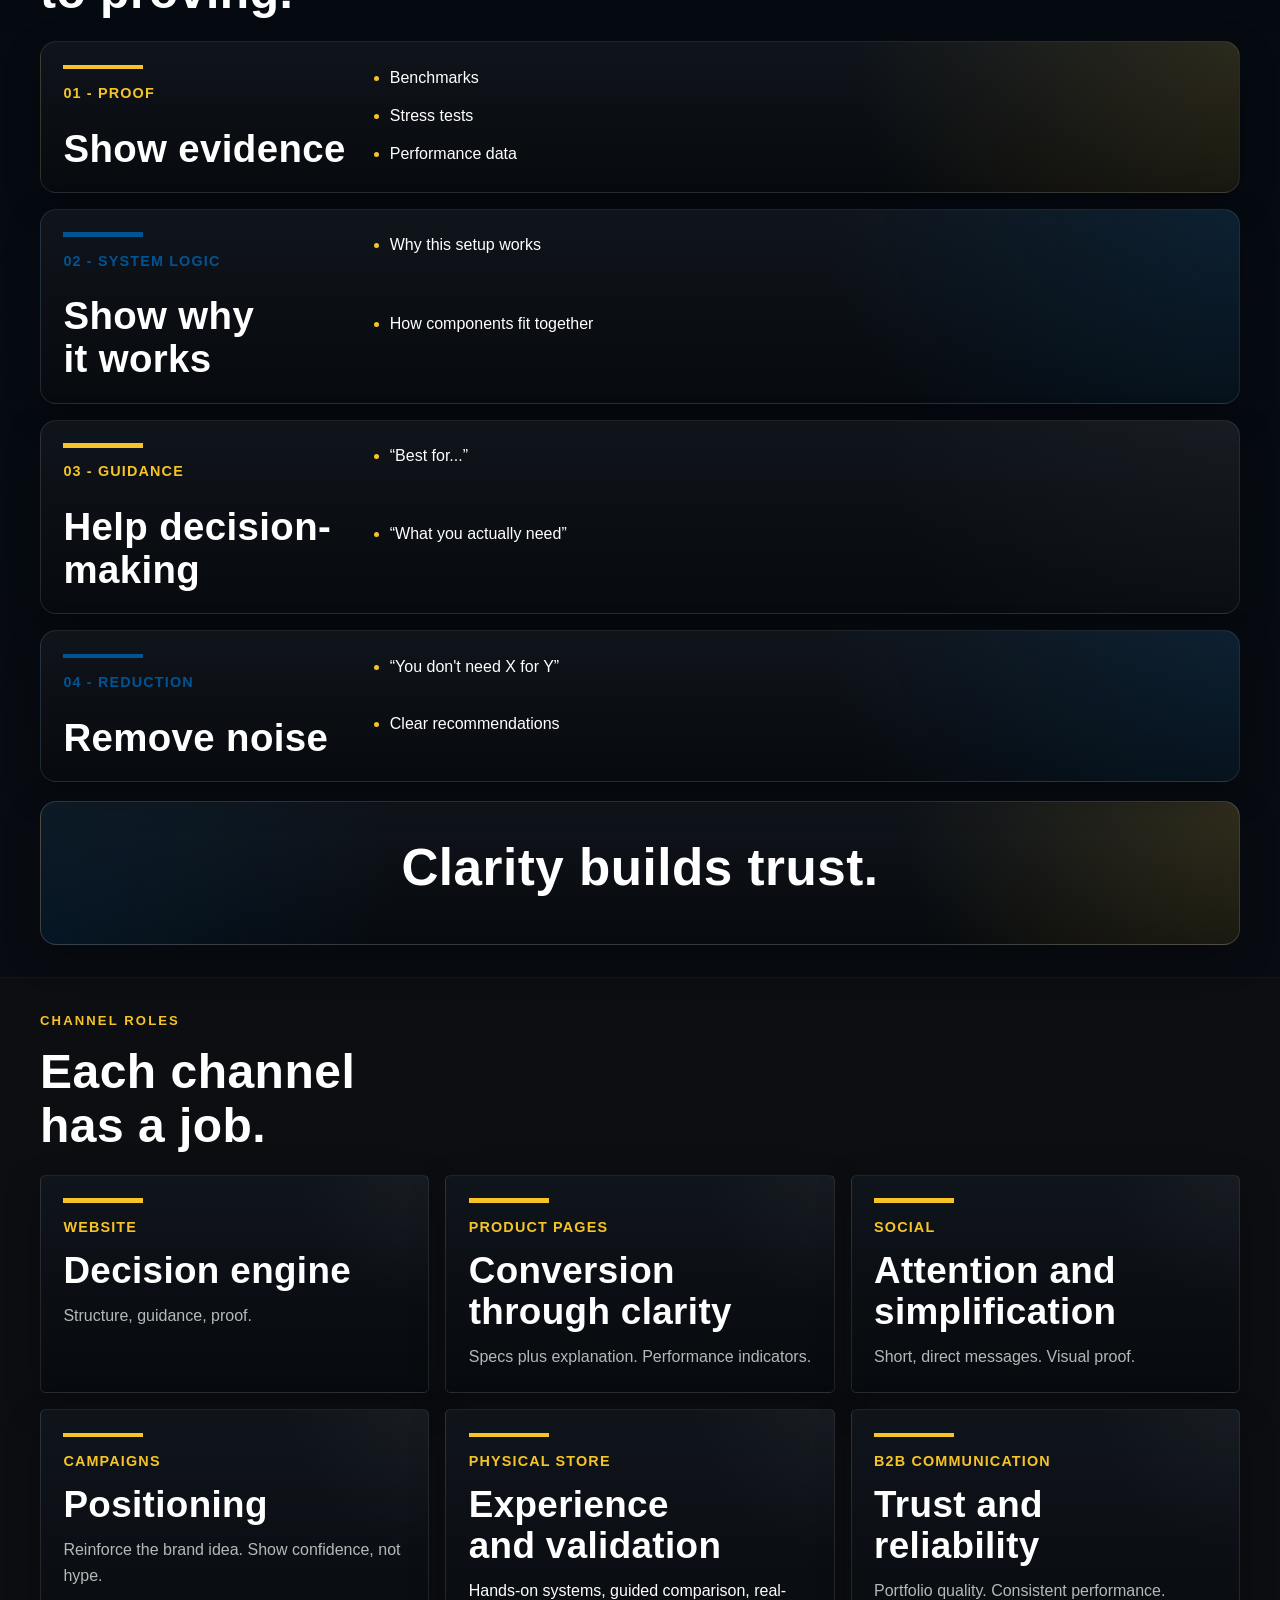
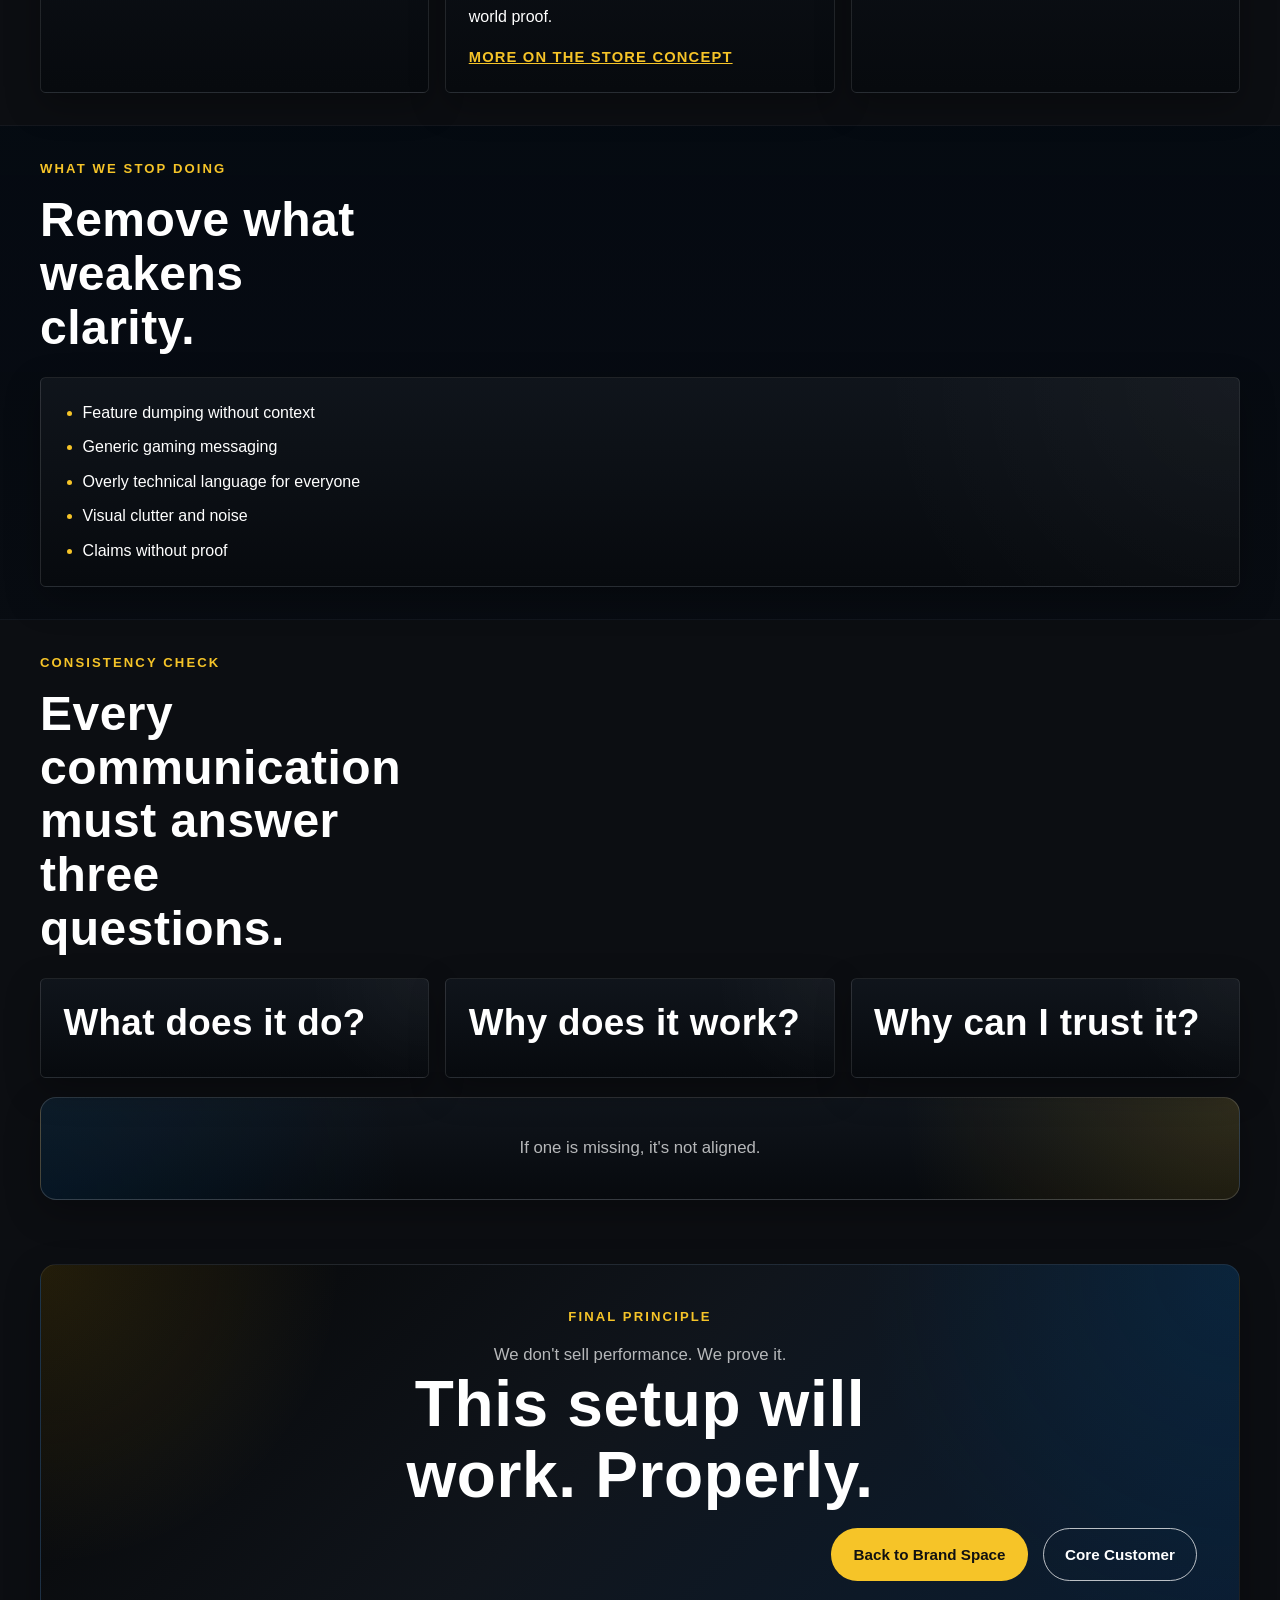
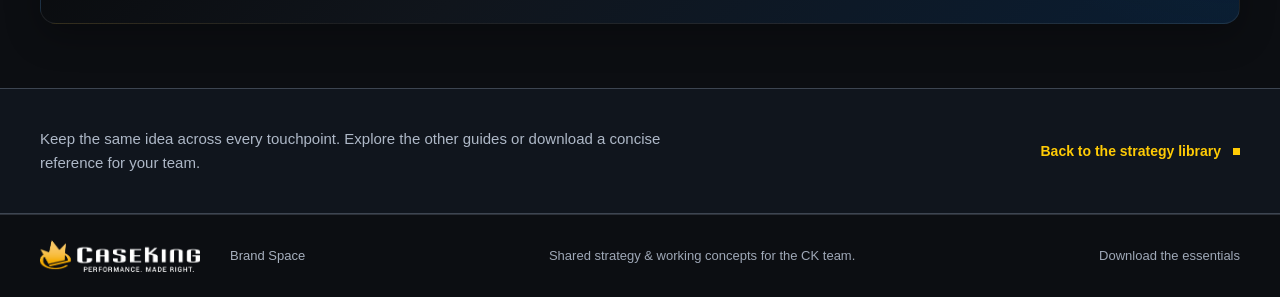
<file: caseking-coms-strategy.html>
<!DOCTYPE html>
<html lang="en">
<head>
  <meta charset="utf-8">
  <meta name="viewport" content="width=device-width, initial-scale=1">
  <title>Communications strategy | Caseking Brand Space</title>
  <meta
    name="description"
    content="Caseking communication strategy covering messaging principles, pillar structure, audience adaptation, content strategy, channel roles, and consistency rules."
  >
  <link rel="stylesheet" href="caseking-brand-platform-landing.css">
  <meta name="robots" content="noindex, nofollow">
  <meta name="theme-color" content="#0c0e12">
  <link rel="icon" href="images/caseking-crown-transparent.png" type="image/png">
  <link rel="stylesheet" href="brand-space.css">
  <script src="brand-space.js" defer></script>
</head>
<body class="ck-page">
  <a class="ck-skip-link" href="#main-content">Skip to content</a>
<header class="site-header">
    <div class="header-inner">
      <a class="brand-lockup" href="index.html" aria-label="Caseking Brand Space home"><span class="official-logo "><img src="images/caseking-logo-white.png" width="2481" height="749" alt=""></span><span class="brand-divider"></span><span class="brand-space-name">Brand Space</span></a>
      <button class="menu-toggle" type="button" aria-expanded="false" aria-controls="site-navigation" hidden>Menu <span class="menu-lines" aria-hidden="true"></span></button>
      <nav class="site-navigation" id="site-navigation" aria-label="Main navigation"><a href="index.html#overview">The idea</a><a href="index.html#library">Strategy library</a><a href="index.html#resources">Resources</a></nav>
      <span class="team-label">CK TEAM EDITION</span>
    </div>
  </header>
<div class="document-bar" data-team-navigation><div class="document-bar-inner"><div class="document-breadcrumb"><a href="index.html">Brand Space</a><span aria-hidden="true">/</span><span>Communications strategy</span></div><details class="chapter-menu"><summary>On this page</summary><nav aria-label="Page sections"><a href="#principle">Core Principle</a><a href="#pillars">What We Always Communicate</a><a href="#audience">How We Adapt To Our Audience</a><a href="#content">Content Strategy</a><a href="#channels">Channel Roles</a><a href="#stop">What We Stop Doing</a><a href="#check">Consistency Check</a></nav></details></div></div><div class="reading-progress" aria-hidden="true"></div>

  <main id="main-content">
    <section class="ck-hero-section" id="top">
      <div class="ck-container">
        <div class="ck-hero-shell">
          <div class="ck-hero-grid ck-hero-grid-single">
            <div class="ck-hero-copy">
              <p class="ck-kicker">Communication Strategy</p>
              <h1>Turn expertise into confidence at scale.</h1>
              <p class="ck-lead">
                Enthusiasts need credibility reinforced. Gamers need uncertainty
                removed. The job is to build trust and accessibility at the same
                time.
              </p>

              <div class="ck-action-row">
                <a class="ck-button ck-button-primary" href="#principle">See the principle</a>
                <a class="ck-button ck-button-secondary" href="index.html">Back to Brand Space</a>
              </div>
            </div>
          </div>
        </div>
      </div>
    </section>

    <section class="ck-section" id="principle">
      <div class="ck-container">
        <div class="ck-split-intro ck-subpage-intro">
          <div>
            <p class="ck-kicker ck-kicker-dark">Core Principle</p>
            <h2>We communicate outcomes, not products.</h2>
          </div>
        </div>

        <div class="ck-card-grid ck-card-grid-two">
          <article class="ck-state-card">
            <p class="ck-card-label">Not</p>
            <ul class="ck-system-list">
              <li>Specs first</li>
              <li>Features first</li>
            </ul>
          </article>
          <article class="ck-state-card ck-state-card-secondary">
            <p class="ck-card-label">But</p>
            <ul class="ck-system-list">
              <li>What it does</li>
              <li>How it performs</li>
              <li>Why it works</li>
            </ul>
          </article>
        </div>

        <div class="ck-highlight-band">
          <h3>Performance is shown, not claimed.</h3>
        </div>
      </div>
    </section>

    <section class="ck-section ck-section-alt" id="pillars">
      <div class="ck-container">
        <div class="ck-split-intro ck-subpage-intro">
          <div>
            <p class="ck-kicker">What We Always Communicate</p>
            <h2>Three pillars define every message.</h2>
          </div>
        </div>

        <div class="ck-card-grid ck-card-grid-three">
          <article class="ck-definition-card">
            <p class="ck-card-label">Performance</p>
            <h3>What it delivers</h3>
            <ul class="ck-system-list">
              <li>FPS, speed, thermals</li>
              <li>Real-world results</li>
            </ul>
            <p>Make performance visible.</p>
          </article>
          <article class="ck-definition-card">
            <p class="ck-card-label">Control</p>
            <h3>Why it&apos;s right</h3>
            <ul class="ck-system-list">
              <li>Compatibility</li>
              <li>No bottlenecks</li>
              <li>Smart configuration</li>
            </ul>
            <p>Show that it&apos;s built correctly.</p>
          </article>
          <article class="ck-definition-card">
            <p class="ck-card-label">Confidence</p>
            <h3>What it removes</h3>
            <ul class="ck-system-list">
              <li>No bad choices</li>
              <li>No risk</li>
              <li>No guesswork</li>
            </ul>
            <p>Reduce decision anxiety.</p>
          </article>
        </div>
      </div>
    </section>

    <section class="ck-section" id="audience">
      <div class="ck-container">
        <div class="ck-split-intro ck-subpage-intro">
          <div>
            <p class="ck-kicker ck-kicker-dark">How We Adapt To Our Audience</p>
            <h2>Same message. Different depth.</h2>
          </div>
        </div>

        <div class="ck-profile-grid">
          <article class="ck-profile-card ck-profile-card-accent">
            <p class="ck-card-label">Enthusiasts</p>
            <h3>Give control</h3>
            <div class="ck-profile-list">
              <div class="ck-profile-row">
                <p class="ck-profile-label">Style</p>
                <p class="ck-profile-value">Deep, technical, precise</p>
              </div>
              <div class="ck-profile-row">
                <p class="ck-profile-label">Proof</p>
                <p class="ck-profile-value">Benchmarks, comparisons, validation</p>
              </div>
              <div class="ck-profile-row">
                <p class="ck-profile-label">Approach</p>
                <p class="ck-profile-value">Full transparency</p>
              </div>
            </div>
          </article>

          <article class="ck-profile-card ck-profile-card-blue">
            <p class="ck-card-label">Gamers</p>
            <h3>Give confidence</h3>
            <div class="ck-profile-list">
              <div class="ck-profile-row">
                <p class="ck-profile-label">Style</p>
                <p class="ck-profile-value">Clear, simple, outcome-focused</p>
              </div>
              <div class="ck-profile-row">
                <p class="ck-profile-label">Language</p>
                <p class="ck-profile-value">&ldquo;Runs smooth&rdquo;, &ldquo;no lag&rdquo;, &ldquo;ready to go&rdquo;</p>
              </div>
              <div class="ck-profile-row">
                <p class="ck-profile-label">Approach</p>
                <p class="ck-profile-value">Minimal jargon</p>
              </div>
            </div>
          </article>
        </div>

        <div class="ck-highlight-band">
          <h3>Do not change the message. Change the level of explanation.</h3>
        </div>
      </div>
    </section>

    <section class="ck-section ck-section-alt" id="content">
      <div class="ck-container">
        <div class="ck-split-intro ck-subpage-intro">
          <div>
            <p class="ck-kicker">Content Strategy</p>
            <h2>From selling to proving.</h2>
          </div>
        </div>

        <div class="ck-system-stack">
          <article class="ck-system-card ck-system-card-accent">
            <div class="ck-system-heading">
              <p class="ck-card-index">01 - Proof</p>
              <h3>Show evidence</h3>
            </div>
            <div class="ck-system-body">
              <ul class="ck-system-list">
                <li>Benchmarks</li>
                <li>Stress tests</li>
                <li>Performance data</li>
              </ul>
            </div>
          </article>

          <article class="ck-system-card ck-system-card-blue">
            <div class="ck-system-heading">
              <p class="ck-card-index ck-card-index-blue">02 - System Logic</p>
              <h3>Show why it works</h3>
            </div>
            <div class="ck-system-body">
              <ul class="ck-system-list">
                <li>Why this setup works</li>
                <li>How components fit together</li>
              </ul>
            </div>
          </article>

          <article class="ck-system-card">
            <div class="ck-system-heading">
              <p class="ck-card-index">03 - Guidance</p>
              <h3>Help decision-making</h3>
            </div>
            <div class="ck-system-body">
              <ul class="ck-system-list">
                <li>&ldquo;Best for...&rdquo;</li>
                <li>&ldquo;What you actually need&rdquo;</li>
              </ul>
            </div>
          </article>

          <article class="ck-system-card ck-system-card-blue">
            <div class="ck-system-heading">
              <p class="ck-card-index ck-card-index-blue">04 - Reduction</p>
              <h3>Remove noise</h3>
            </div>
            <div class="ck-system-body">
              <ul class="ck-system-list">
                <li>&ldquo;You don&apos;t need X for Y&rdquo;</li>
                <li>Clear recommendations</li>
              </ul>
            </div>
          </article>
        </div>

        <div class="ck-highlight-band">
          <h3>Clarity builds trust.</h3>
        </div>
      </div>
    </section>

    <section class="ck-section" id="channels">
      <div class="ck-container">
        <div class="ck-split-intro ck-subpage-intro">
          <div>
            <p class="ck-kicker ck-kicker-dark">Channel Roles</p>
            <h2>Each channel has a job.</h2>
          </div>
        </div>

        <div class="ck-card-grid ck-card-grid-three">
          <article class="ck-impact-card">
            <p class="ck-card-label">Website</p>
            <h3>Decision engine</h3>
            <p>Structure, guidance, proof.</p>
          </article>
          <article class="ck-impact-card">
            <p class="ck-card-label">Product Pages</p>
            <h3>Conversion through clarity</h3>
            <p>Specs plus explanation. Performance indicators.</p>
          </article>
          <article class="ck-impact-card">
            <p class="ck-card-label">Social</p>
            <h3>Attention and simplification</h3>
            <p>Short, direct messages. Visual proof.</p>
          </article>
          <article class="ck-impact-card">
            <p class="ck-card-label">Campaigns</p>
            <h3>Positioning</h3>
            <p>Reinforce the brand idea. Show confidence, not hype.</p>
          </article>
          <article class="ck-impact-card">
            <p class="ck-card-label">Physical Store</p>
            <h3>Experience and validation</h3>
            <p>Hands-on systems, guided comparison, real-world proof.</p>
            <a class="ck-card-link" href="caseking-brand-space-physical.html">More on the store concept</a>
          </article>
          <article class="ck-impact-card">
            <p class="ck-card-label">B2B Communication</p>
            <h3>Trust and reliability</h3>
            <p>Portfolio quality. Consistent performance.</p>
          </article>
        </div>
      </div>
    </section>

    <section class="ck-section ck-section-alt" id="stop">
      <div class="ck-container">
        <div class="ck-split-intro ck-subpage-intro">
          <div>
            <p class="ck-kicker">What We Stop Doing</p>
            <h2>Remove what weakens clarity.</h2>
          </div>
        </div>

        <div class="ck-state-card">
          <ul class="ck-system-list">
            <li>Feature dumping without context</li>
            <li>Generic gaming messaging</li>
            <li>Overly technical language for everyone</li>
            <li>Visual clutter and noise</li>
            <li>Claims without proof</li>
          </ul>
        </div>
      </div>
    </section>

    <section class="ck-section" id="check">
      <div class="ck-container">
        <div class="ck-split-intro ck-subpage-intro">
          <div>
            <p class="ck-kicker ck-kicker-dark">Consistency Check</p>
            <h2>Every communication must answer three questions.</h2>
          </div>
        </div>

        <div class="ck-card-grid ck-card-grid-three">
          <article class="ck-feature-card">
            <h3>What does it do?</h3>
          </article>
          <article class="ck-feature-card">
            <h3>Why does it work?</h3>
          </article>
          <article class="ck-feature-card">
            <h3>Why can I trust it?</h3>
          </article>
        </div>

        <div class="ck-highlight-band">
          <p class="ck-brand-idea-copy">If one is missing, it&apos;s not aligned.</p>
        </div>
      </div>
    </section>

    <section class="ck-section" id="close">
      <div class="ck-container">
        <div class="ck-close-shell ck-subpage-close">
          <p class="ck-kicker">Final Principle</p>
          <p class="ck-brand-idea-copy">We don&apos;t sell performance. We prove it.</p>
          <h2>This setup will work. Properly.</h2>
          <div class="ck-action-row ck-action-row-right ck-close-actions">
            <a class="ck-button ck-button-primary" href="index.html">Back to Brand Space</a>
            <a class="ck-button ck-button-secondary" href="caseking-core-customer.html">Core Customer</a>
          </div>
        </div>
      </div>
    </section>
  </main>
<aside class="document-bottom" aria-label="Continue exploring"><div class="document-bottom-inner"><p>Keep the same idea across every touchpoint. Explore the other guides or download a concise reference for your team.</p><a class="text-link" href="index.html#library">Back to the strategy library <span class="link-square" aria-hidden="true"></span></a></div></aside>
<footer class="site-footer"><div class="page-width"><a class="footer-brand" href="index.html"><span class="official-logo "><img src="images/caseking-logo-white.png" width="2481" height="749" alt=""></span><span>Brand Space</span></a><p>Shared strategy &amp; working concepts for the CK team.</p><a href="index.html#resources">Download the essentials</a></div></footer>
</body>
</html>
</file>
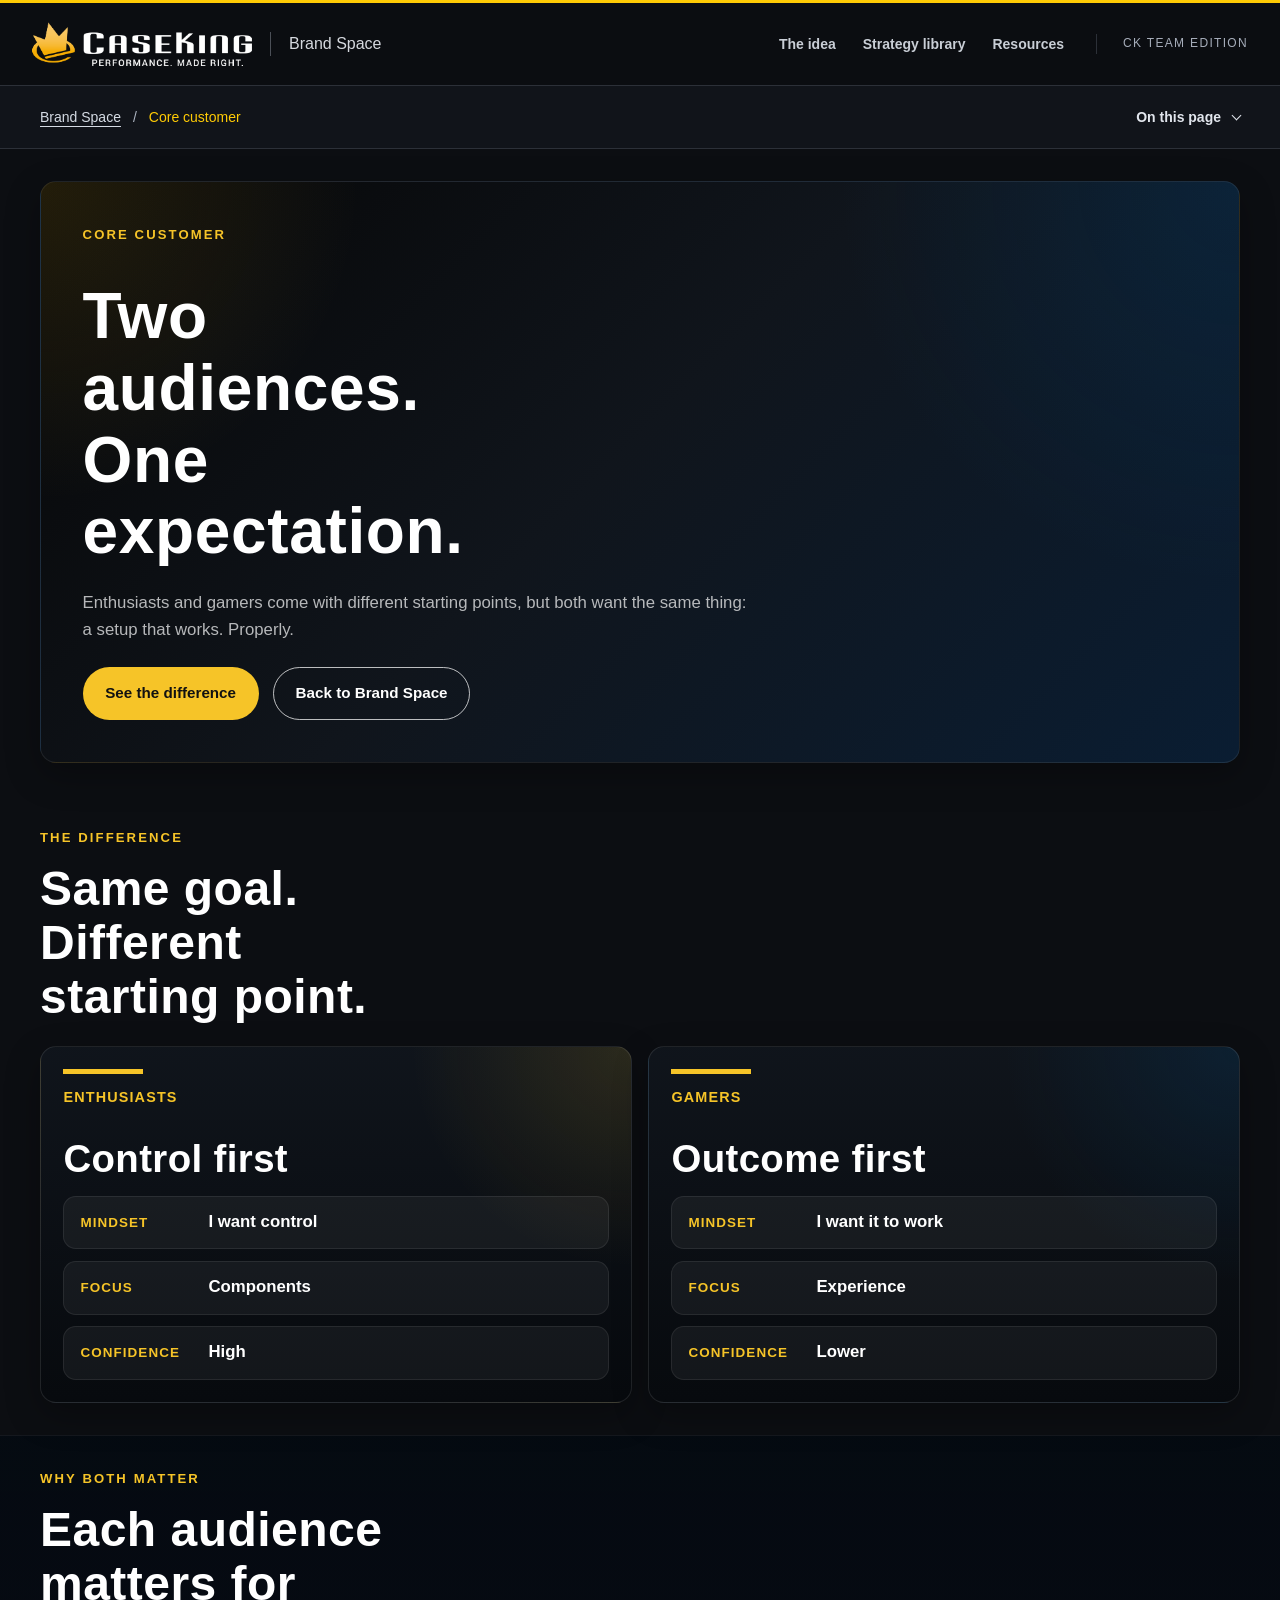
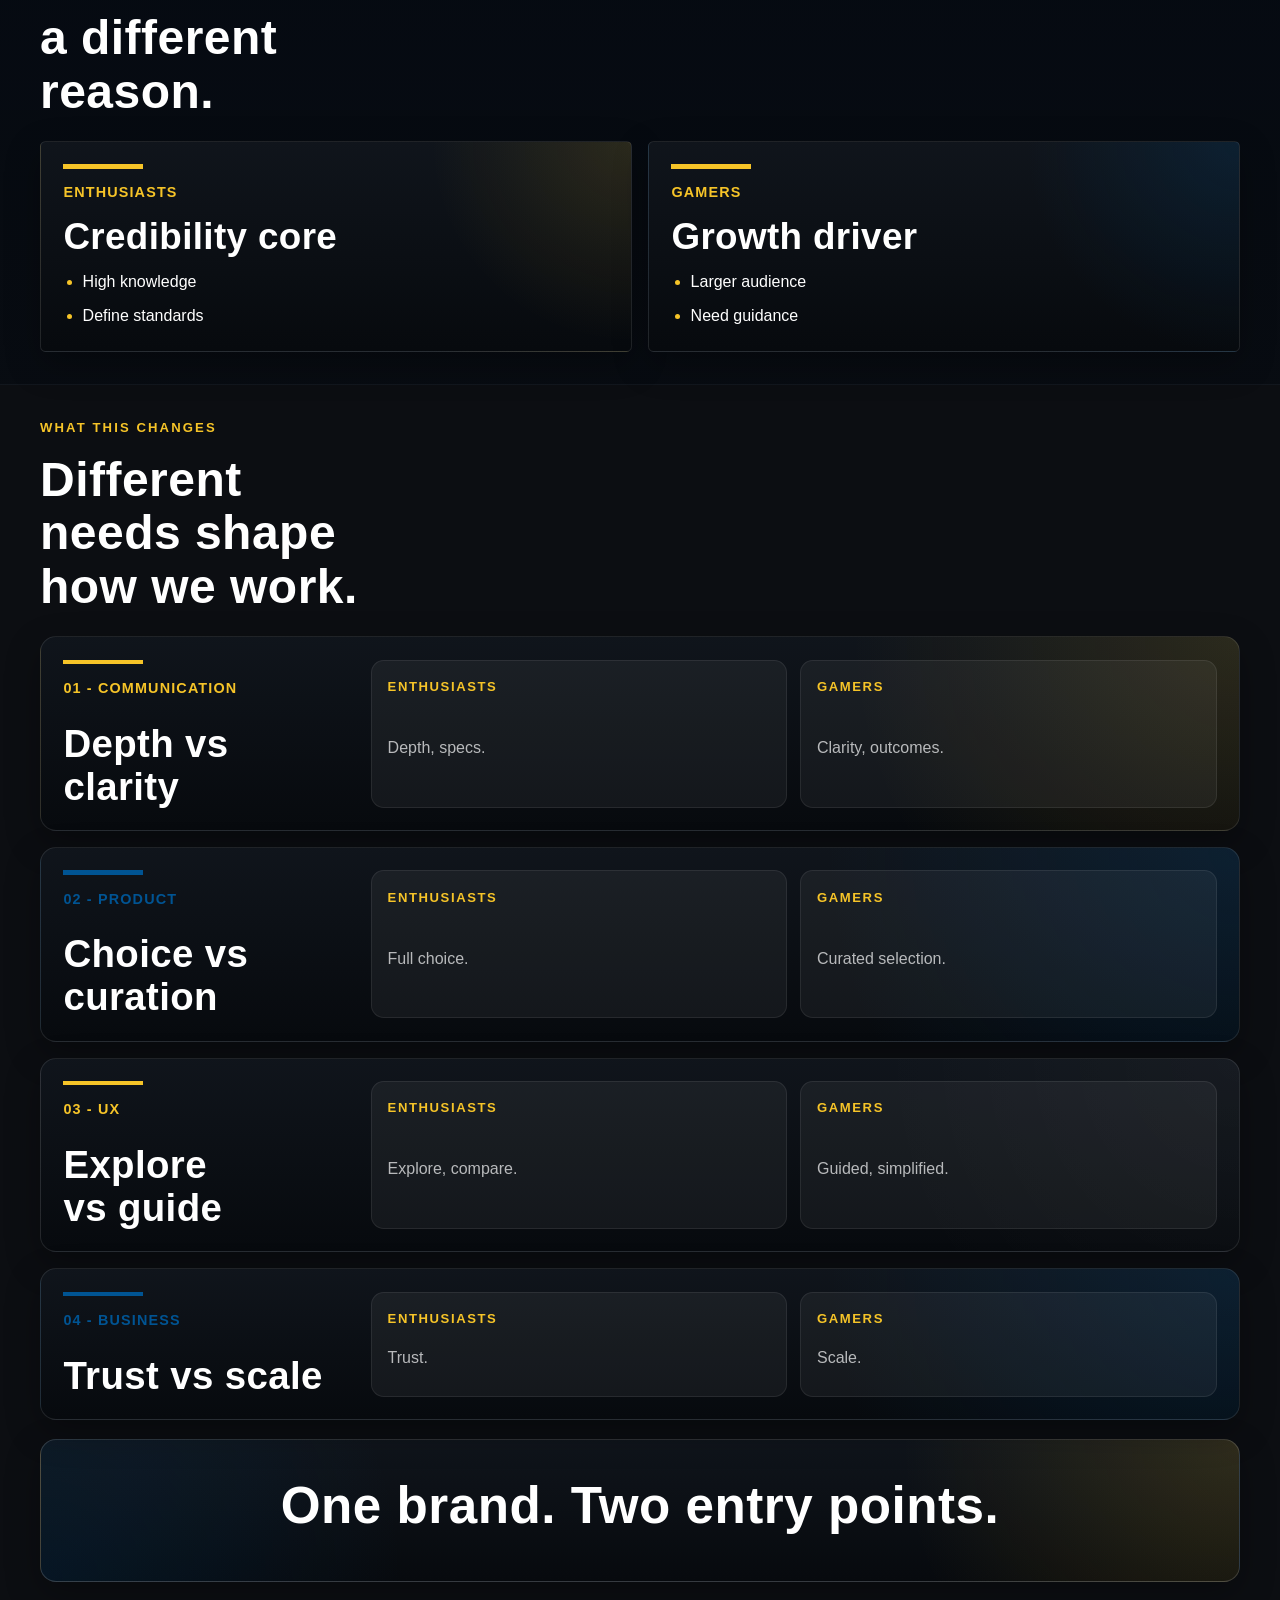
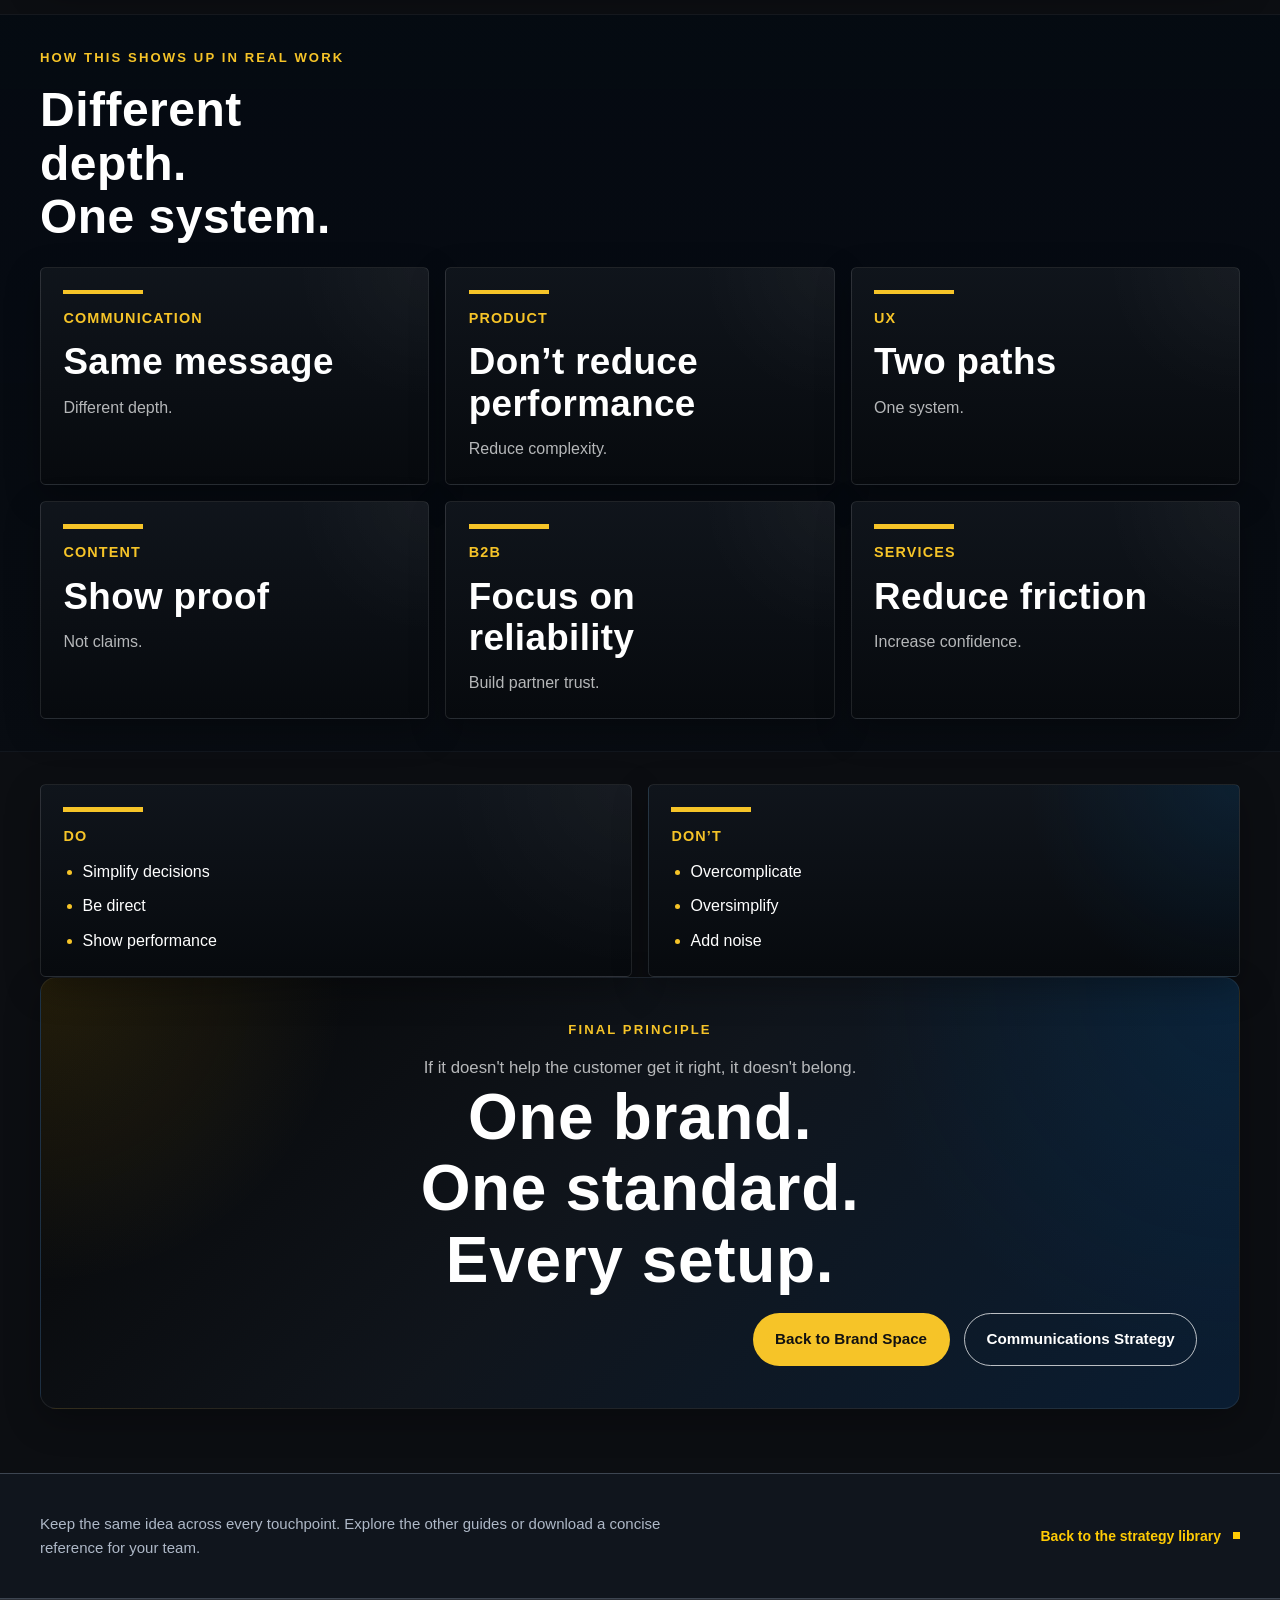
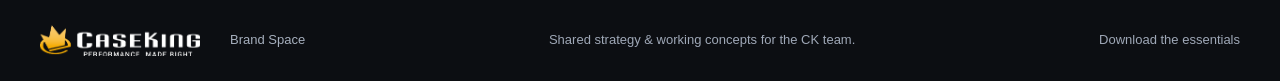
<file: caseking-core-customer.html>
<!DOCTYPE html>
<html lang="en">
<head>
  <meta charset="utf-8">
  <meta name="viewport" content="width=device-width, initial-scale=1">
  <title>Core customer | Caseking Brand Space</title>
  <meta
    name="description"
    content="Caseking core customer page covering audience priorities, implications for communication, product, UX, and business."
  >
  <link rel="stylesheet" href="caseking-brand-platform-landing.css">
  <meta name="robots" content="noindex, nofollow">
  <meta name="theme-color" content="#0c0e12">
  <link rel="icon" href="images/caseking-crown-transparent.png" type="image/png">
  <link rel="stylesheet" href="brand-space.css">
  <script src="brand-space.js" defer></script>
</head>
<body class="ck-page">
  <a class="ck-skip-link" href="#main-content">Skip to content</a>
<header class="site-header">
    <div class="header-inner">
      <a class="brand-lockup" href="index.html" aria-label="Caseking Brand Space home"><span class="official-logo "><img src="images/caseking-logo-white.png" width="2481" height="749" alt=""></span><span class="brand-divider"></span><span class="brand-space-name">Brand Space</span></a>
      <button class="menu-toggle" type="button" aria-expanded="false" aria-controls="site-navigation" hidden>Menu <span class="menu-lines" aria-hidden="true"></span></button>
      <nav class="site-navigation" id="site-navigation" aria-label="Main navigation"><a href="index.html#overview">The idea</a><a href="index.html#library">Strategy library</a><a href="index.html#resources">Resources</a></nav>
      <span class="team-label">CK TEAM EDITION</span>
    </div>
  </header>
<div class="document-bar" data-team-navigation><div class="document-bar-inner"><div class="document-breadcrumb"><a href="index.html">Brand Space</a><span aria-hidden="true">/</span><span>Core customer</span></div><details class="chapter-menu"><summary>On this page</summary><nav aria-label="Page sections"><a href="#difference">The Difference</a><a href="#why-both">Why Both Matter</a><a href="#changes">What This Changes</a><a href="#real-work">How This Shows Up In Real Work</a><a href="#principles">Final Principle</a></nav></details></div></div><div class="reading-progress" aria-hidden="true"></div>

  <main id="main-content">
    <section class="ck-hero-section" id="top">
      <div class="ck-container">
        <div class="ck-hero-shell">
          <div class="ck-hero-grid ck-hero-grid-single">
            <div class="ck-hero-copy">
              <p class="ck-kicker">Core Customer</p>
              <h1>Two audiences. One expectation.</h1>
              <p class="ck-lead">
                Enthusiasts and gamers come with different starting points, but
                both want the same thing: a setup that works. Properly.
              </p>

              <div class="ck-action-row">
                <a class="ck-button ck-button-primary" href="#difference">See the difference</a>
                <a class="ck-button ck-button-secondary" href="index.html">Back to Brand Space</a>
              </div>
            </div>
          </div>
        </div>
      </div>
    </section>

    <section class="ck-section" id="difference">
      <div class="ck-container">
        <div class="ck-split-intro ck-subpage-intro">
          <div>
            <p class="ck-kicker ck-kicker-dark">The Difference</p>
            <h2>Same goal. Different starting point.</h2>
          </div>
        </div>

        <div class="ck-profile-grid">
          <article class="ck-profile-card ck-profile-card-accent">
            <p class="ck-card-label">Enthusiasts</p>
            <h3>Control first</h3>
            <div class="ck-profile-list">
              <div class="ck-profile-row">
                <p class="ck-profile-label">Mindset</p>
                <p class="ck-profile-value">I want control</p>
              </div>
              <div class="ck-profile-row">
                <p class="ck-profile-label">Focus</p>
                <p class="ck-profile-value">Components</p>
              </div>
              <div class="ck-profile-row">
                <p class="ck-profile-label">Confidence</p>
                <p class="ck-profile-value">High</p>
              </div>
            </div>
          </article>

          <article class="ck-profile-card ck-profile-card-blue">
            <p class="ck-card-label">Gamers</p>
            <h3>Outcome first</h3>
            <div class="ck-profile-list">
              <div class="ck-profile-row">
                <p class="ck-profile-label">Mindset</p>
                <p class="ck-profile-value">I want it to work</p>
              </div>
              <div class="ck-profile-row">
                <p class="ck-profile-label">Focus</p>
                <p class="ck-profile-value">Experience</p>
              </div>
              <div class="ck-profile-row">
                <p class="ck-profile-label">Confidence</p>
                <p class="ck-profile-value">Lower</p>
              </div>
            </div>
          </article>
        </div>
      </div>
    </section>

    <section class="ck-section ck-section-alt" id="why-both">
      <div class="ck-container">
        <div class="ck-split-intro ck-subpage-intro">
          <div>
            <p class="ck-kicker">Why Both Matter</p>
            <h2>Each audience matters for a different reason.</h2>
          </div>
        </div>

        <div class="ck-card-grid ck-card-grid-two">
          <article class="ck-role-card ck-role-card-accent">
            <p class="ck-card-label">Enthusiasts</p>
            <h3>Credibility core</h3>
            <ul class="ck-system-list">
              <li>High knowledge</li>
              <li>Define standards</li>
            </ul>
          </article>
          <article class="ck-role-card ck-role-card-secondary">
            <p class="ck-card-label">Gamers</p>
            <h3>Growth driver</h3>
            <ul class="ck-system-list">
              <li>Larger audience</li>
              <li>Need guidance</li>
            </ul>
          </article>
        </div>
      </div>
    </section>

    <section class="ck-section" id="changes">
      <div class="ck-container">
        <div class="ck-split-intro ck-subpage-intro">
          <div>
            <p class="ck-kicker ck-kicker-dark">What This Changes</p>
            <h2>Different needs shape how we work.</h2>
          </div>
        </div>

        <div class="ck-system-stack">
          <article class="ck-system-card ck-system-card-accent">
            <div class="ck-system-heading">
              <p class="ck-card-index">01 - Communication</p>
              <h3>Depth vs clarity</h3>
            </div>
            <div class="ck-system-panel-grid ck-system-panel-grid-two">
              <div class="ck-system-panel">
                <p class="ck-system-panel-title">Enthusiasts</p>
                <p>Depth, specs.</p>
              </div>
              <div class="ck-system-panel">
                <p class="ck-system-panel-title">Gamers</p>
                <p>Clarity, outcomes.</p>
              </div>
            </div>
          </article>

          <article class="ck-system-card ck-system-card-blue">
            <div class="ck-system-heading">
              <p class="ck-card-index ck-card-index-blue">02 - Product</p>
              <h3>Choice vs curation</h3>
            </div>
            <div class="ck-system-panel-grid ck-system-panel-grid-two">
              <div class="ck-system-panel">
                <p class="ck-system-panel-title">Enthusiasts</p>
                <p>Full choice.</p>
              </div>
              <div class="ck-system-panel">
                <p class="ck-system-panel-title">Gamers</p>
                <p>Curated selection.</p>
              </div>
            </div>
          </article>

          <article class="ck-system-card">
            <div class="ck-system-heading">
              <p class="ck-card-index">03 - UX</p>
              <h3>Explore vs guide</h3>
            </div>
            <div class="ck-system-panel-grid ck-system-panel-grid-two">
              <div class="ck-system-panel">
                <p class="ck-system-panel-title">Enthusiasts</p>
                <p>Explore, compare.</p>
              </div>
              <div class="ck-system-panel">
                <p class="ck-system-panel-title">Gamers</p>
                <p>Guided, simplified.</p>
              </div>
            </div>
          </article>

          <article class="ck-system-card ck-system-card-blue">
            <div class="ck-system-heading">
              <p class="ck-card-index ck-card-index-blue">04 - Business</p>
              <h3>Trust vs scale</h3>
            </div>
            <div class="ck-system-panel-grid ck-system-panel-grid-two">
              <div class="ck-system-panel">
                <p class="ck-system-panel-title">Enthusiasts</p>
                <p>Trust.</p>
              </div>
              <div class="ck-system-panel">
                <p class="ck-system-panel-title">Gamers</p>
                <p>Scale.</p>
              </div>
            </div>
          </article>
        </div>

        <div class="ck-highlight-band">
          <h3>One brand. Two entry points.</h3>
        </div>
      </div>
    </section>

    <section class="ck-section ck-section-alt" id="real-work">
      <div class="ck-container">
        <div class="ck-split-intro ck-subpage-intro">
          <div>
            <p class="ck-kicker">How This Shows Up In Real Work</p>
            <h2>Different depth. One system.</h2>
          </div>
        </div>

        <div class="ck-card-grid ck-card-grid-three">
          <article class="ck-impact-card">
            <p class="ck-card-label">Communication</p>
            <h3>Same message</h3>
            <p>Different depth.</p>
          </article>
          <article class="ck-impact-card">
            <p class="ck-card-label">Product</p>
            <h3>Don’t reduce performance</h3>
            <p>Reduce complexity.</p>
          </article>
          <article class="ck-impact-card">
            <p class="ck-card-label">UX</p>
            <h3>Two paths</h3>
            <p>One system.</p>
          </article>
          <article class="ck-impact-card">
            <p class="ck-card-label">Content</p>
            <h3>Show proof</h3>
            <p>Not claims.</p>
          </article>
          <article class="ck-impact-card">
            <p class="ck-card-label">B2B</p>
            <h3>Focus on reliability</h3>
            <p>Build partner trust.</p>
          </article>
          <article class="ck-impact-card">
            <p class="ck-card-label">Services</p>
            <h3>Reduce friction</h3>
            <p>Increase confidence.</p>
          </article>
        </div>
      </div>
    </section>

    <section class="ck-section" id="principles">
      <div class="ck-container">
        <div class="ck-card-grid ck-card-grid-two">
          <article class="ck-state-card">
            <p class="ck-card-label">Do</p>
            <ul class="ck-system-list">
              <li>Simplify decisions</li>
              <li>Be direct</li>
              <li>Show performance</li>
            </ul>
          </article>
          <article class="ck-state-card ck-state-card-secondary">
            <p class="ck-card-label">Don’t</p>
            <ul class="ck-system-list">
              <li>Overcomplicate</li>
              <li>Oversimplify</li>
              <li>Add noise</li>
            </ul>
          </article>
        </div>

        <div class="ck-close-shell ck-subpage-close">
          <p class="ck-kicker">Final Principle</p>
          <p class="ck-brand-idea-copy">If it doesn&apos;t help the customer get it right, it doesn&apos;t belong.</p>
          <h2>One brand. One standard. Every setup.</h2>
          <div class="ck-action-row ck-action-row-right ck-close-actions">
            <a class="ck-button ck-button-primary" href="index.html">Back to Brand Space</a>
            <a class="ck-button ck-button-secondary" href="caseking-coms-strategy.html">Communications Strategy</a>
          </div>
        </div>
      </div>
    </section>
  </main>
<aside class="document-bottom" aria-label="Continue exploring"><div class="document-bottom-inner"><p>Keep the same idea across every touchpoint. Explore the other guides or download a concise reference for your team.</p><a class="text-link" href="index.html#library">Back to the strategy library <span class="link-square" aria-hidden="true"></span></a></div></aside>
<footer class="site-footer"><div class="page-width"><a class="footer-brand" href="index.html"><span class="official-logo "><img src="images/caseking-logo-white.png" width="2481" height="749" alt=""></span><span>Brand Space</span></a><p>Shared strategy &amp; working concepts for the CK team.</p><a href="index.html#resources">Download the essentials</a></div></footer>
</body>
</html>
</file>
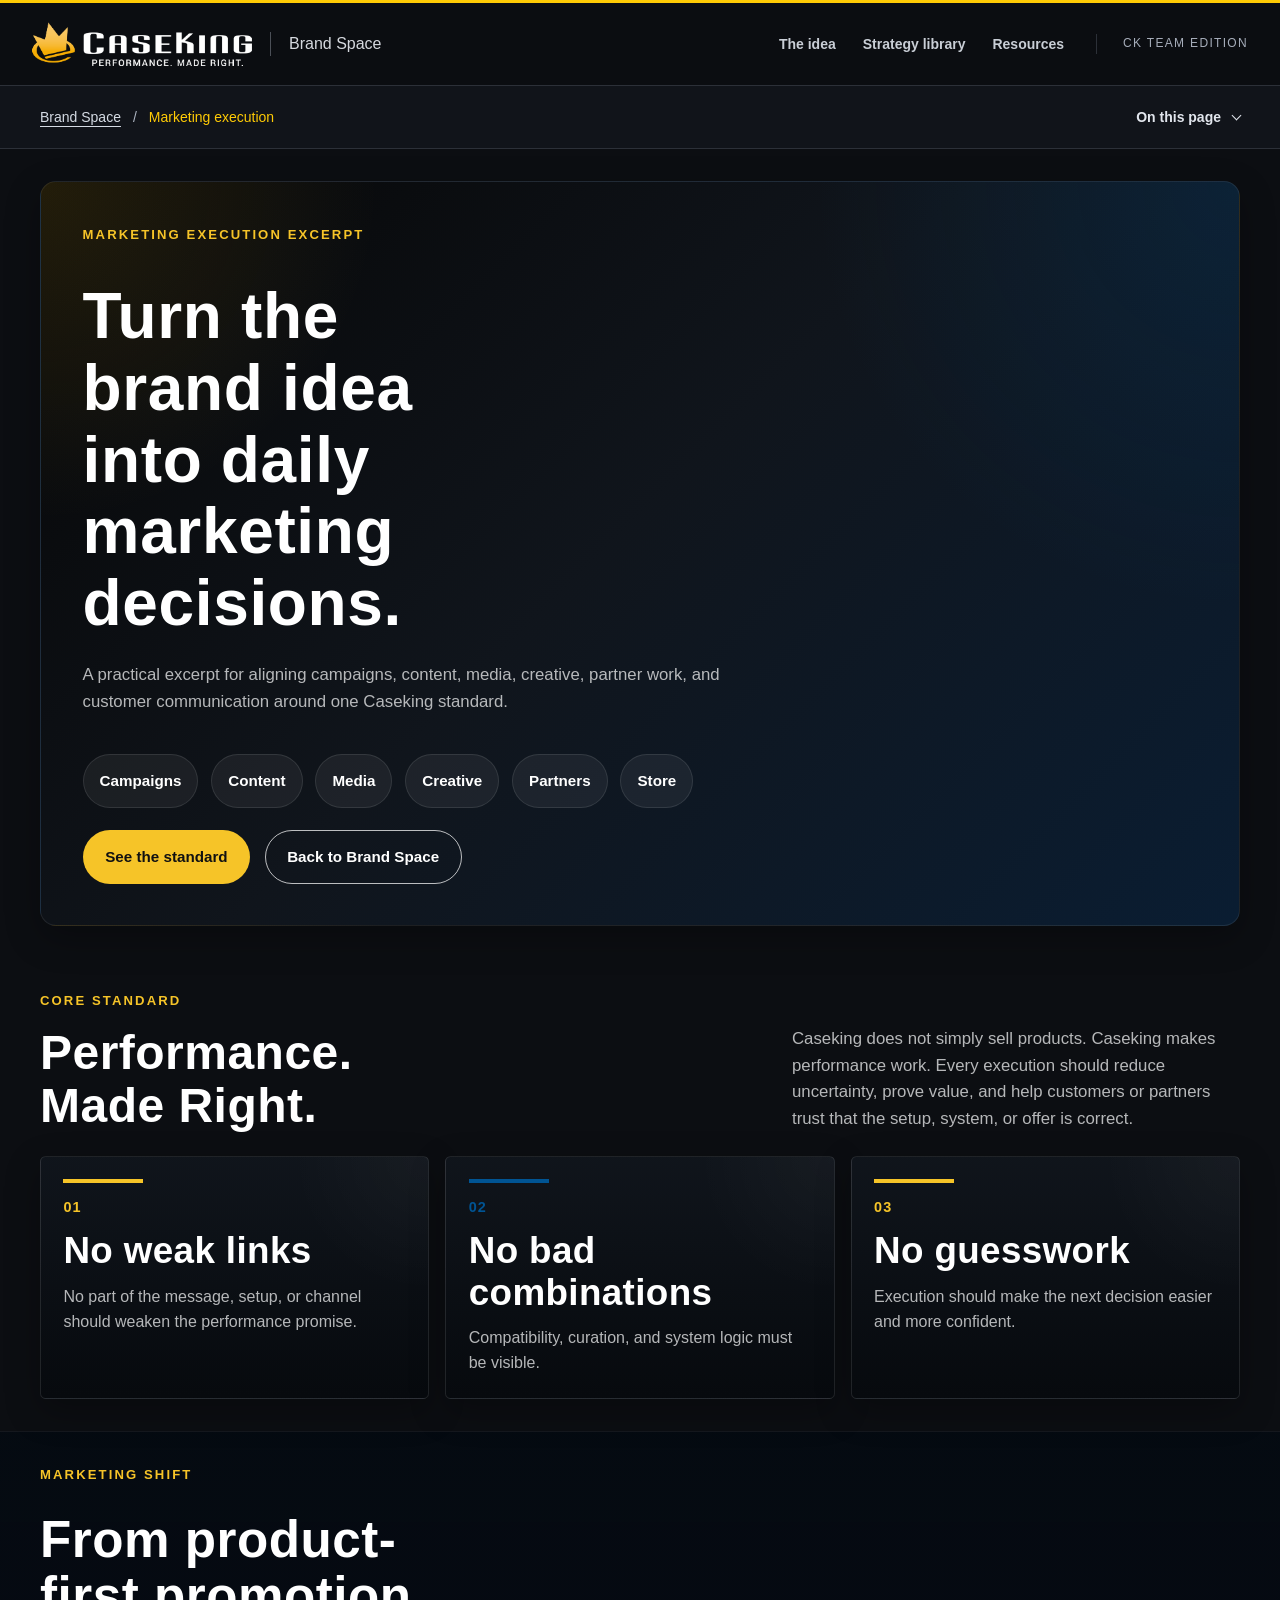
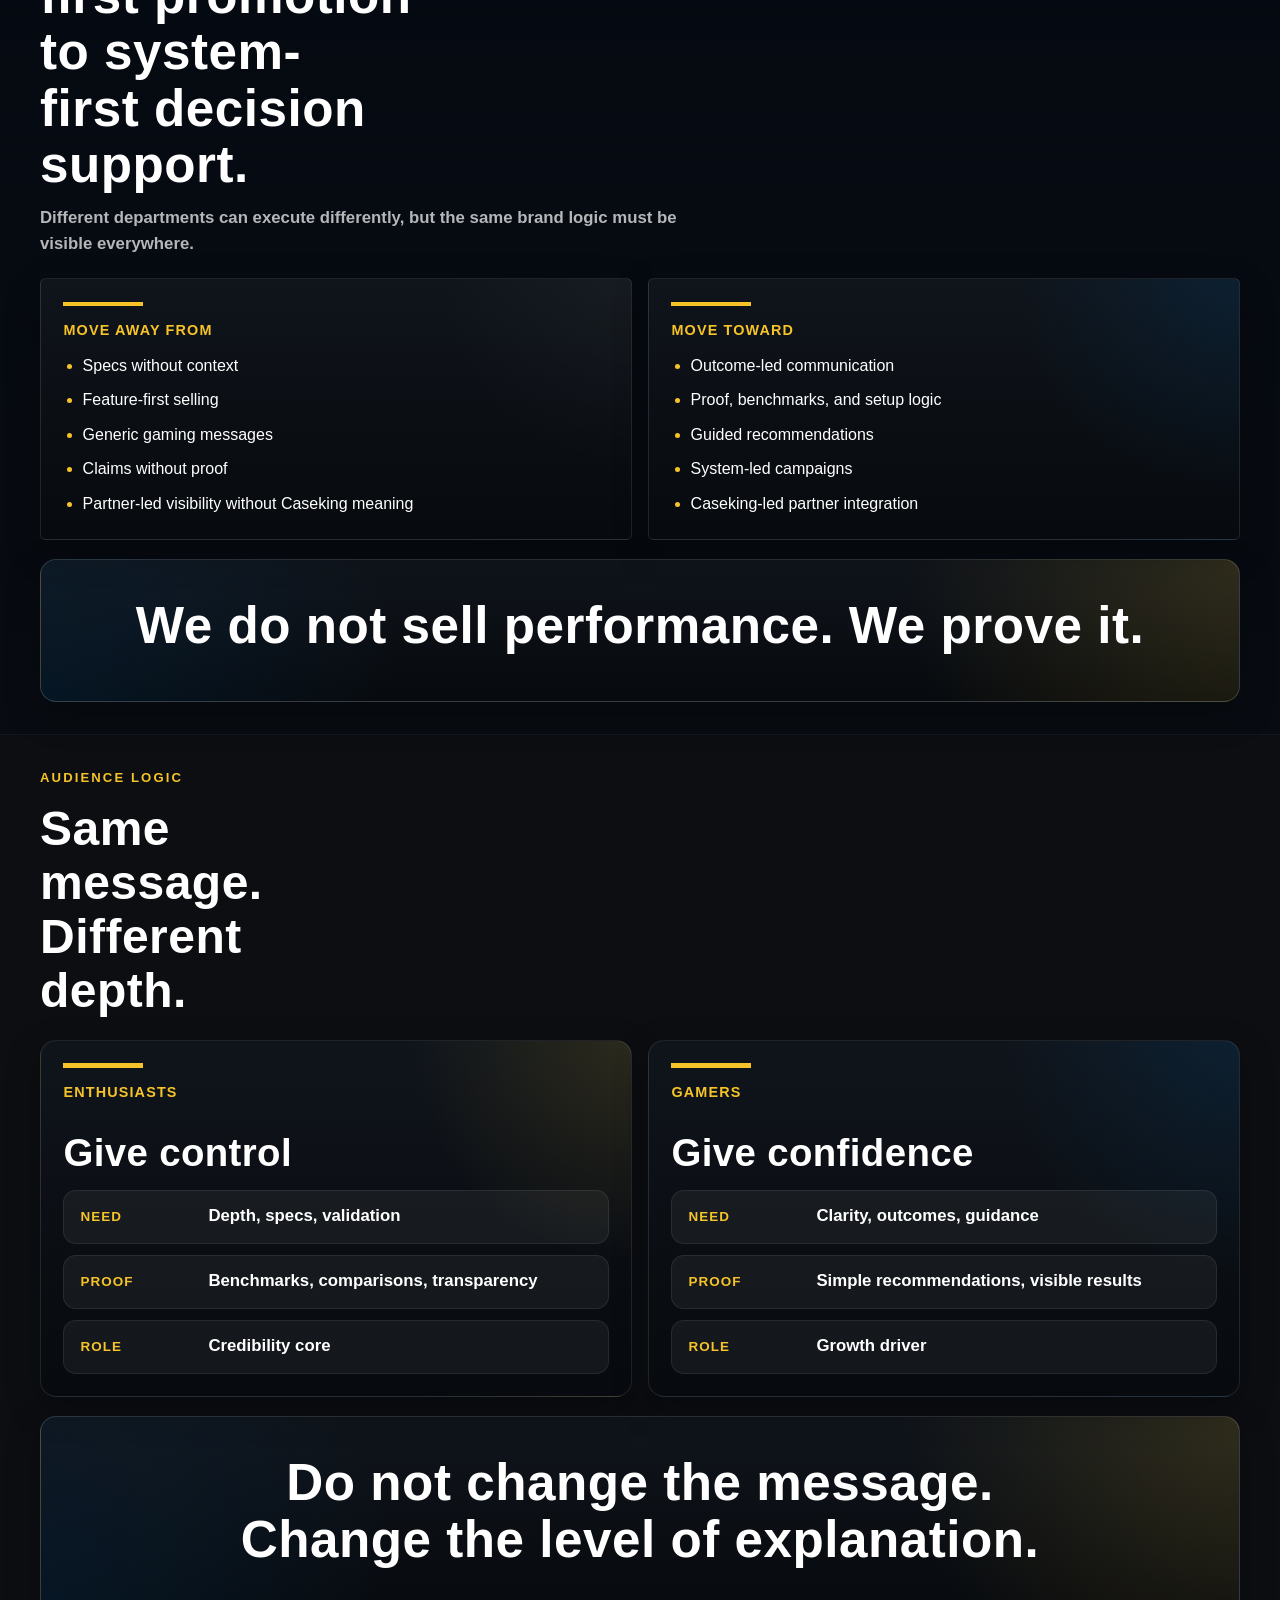
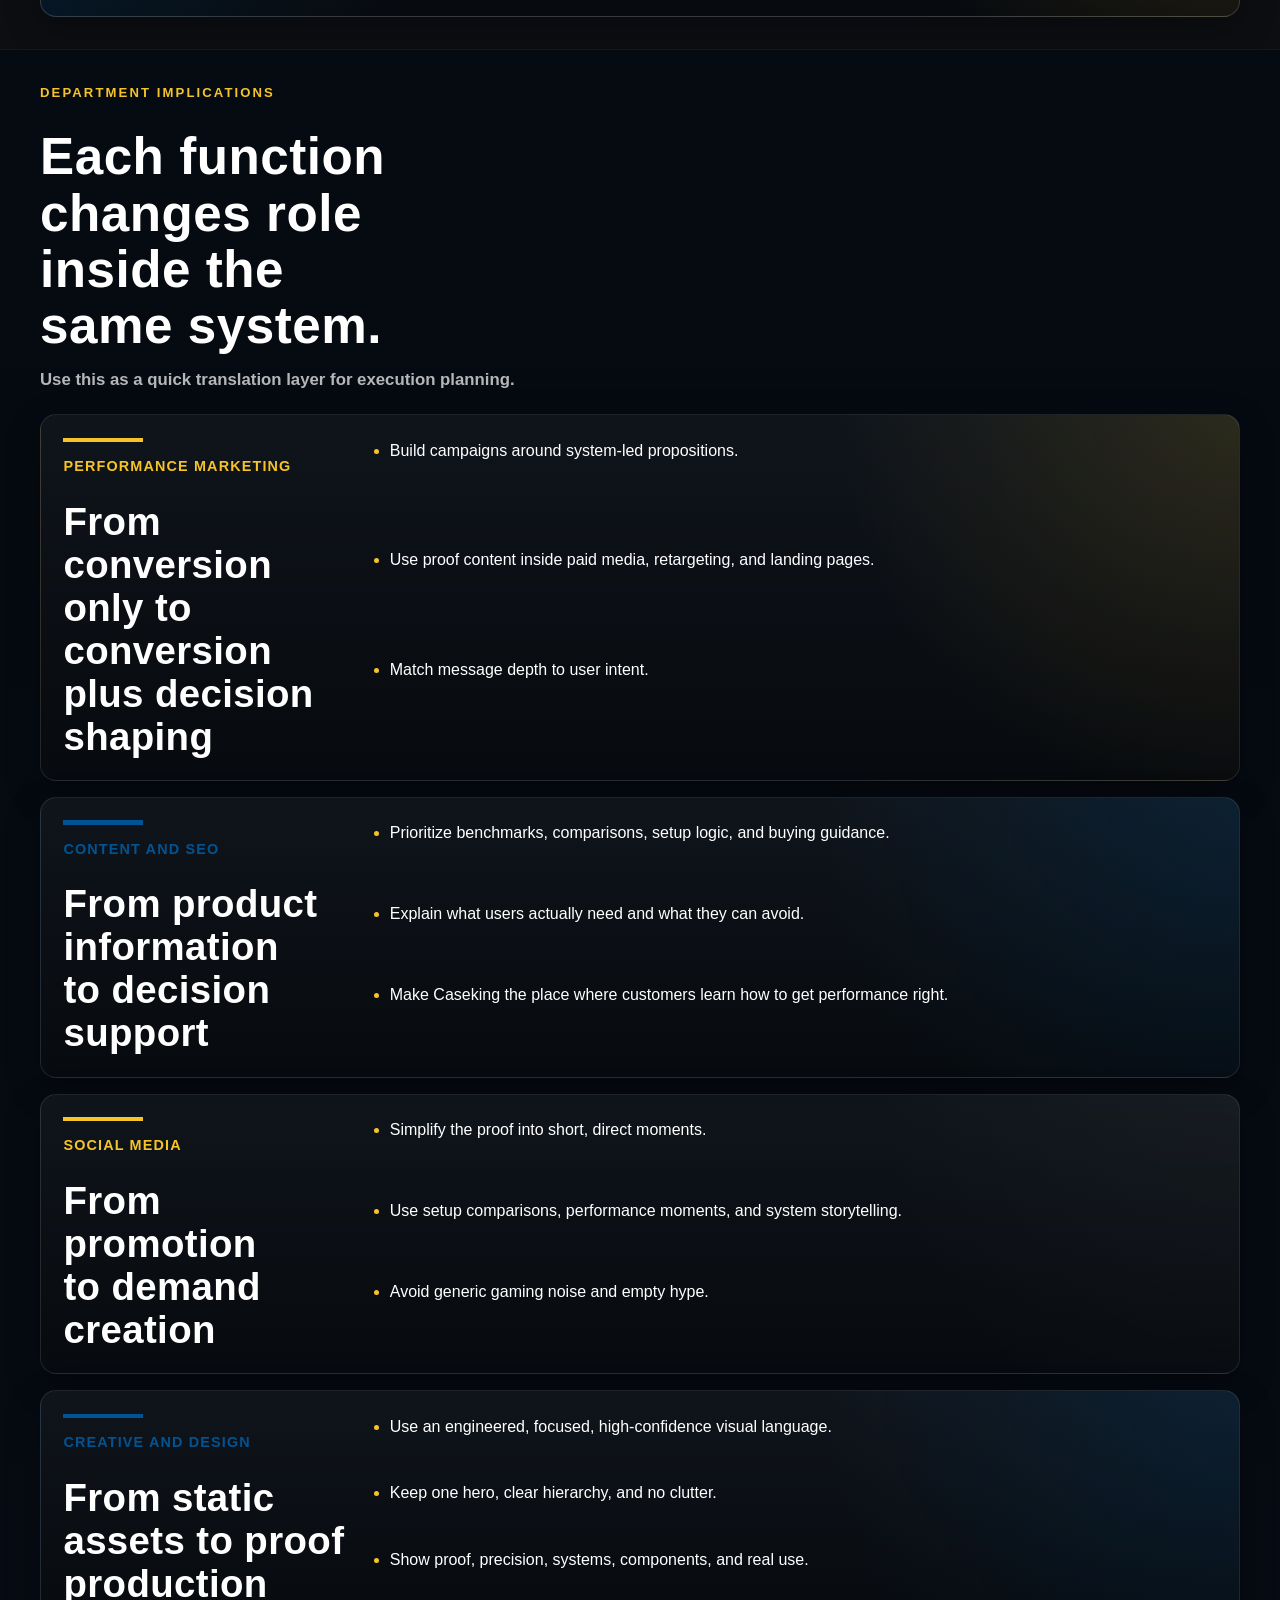
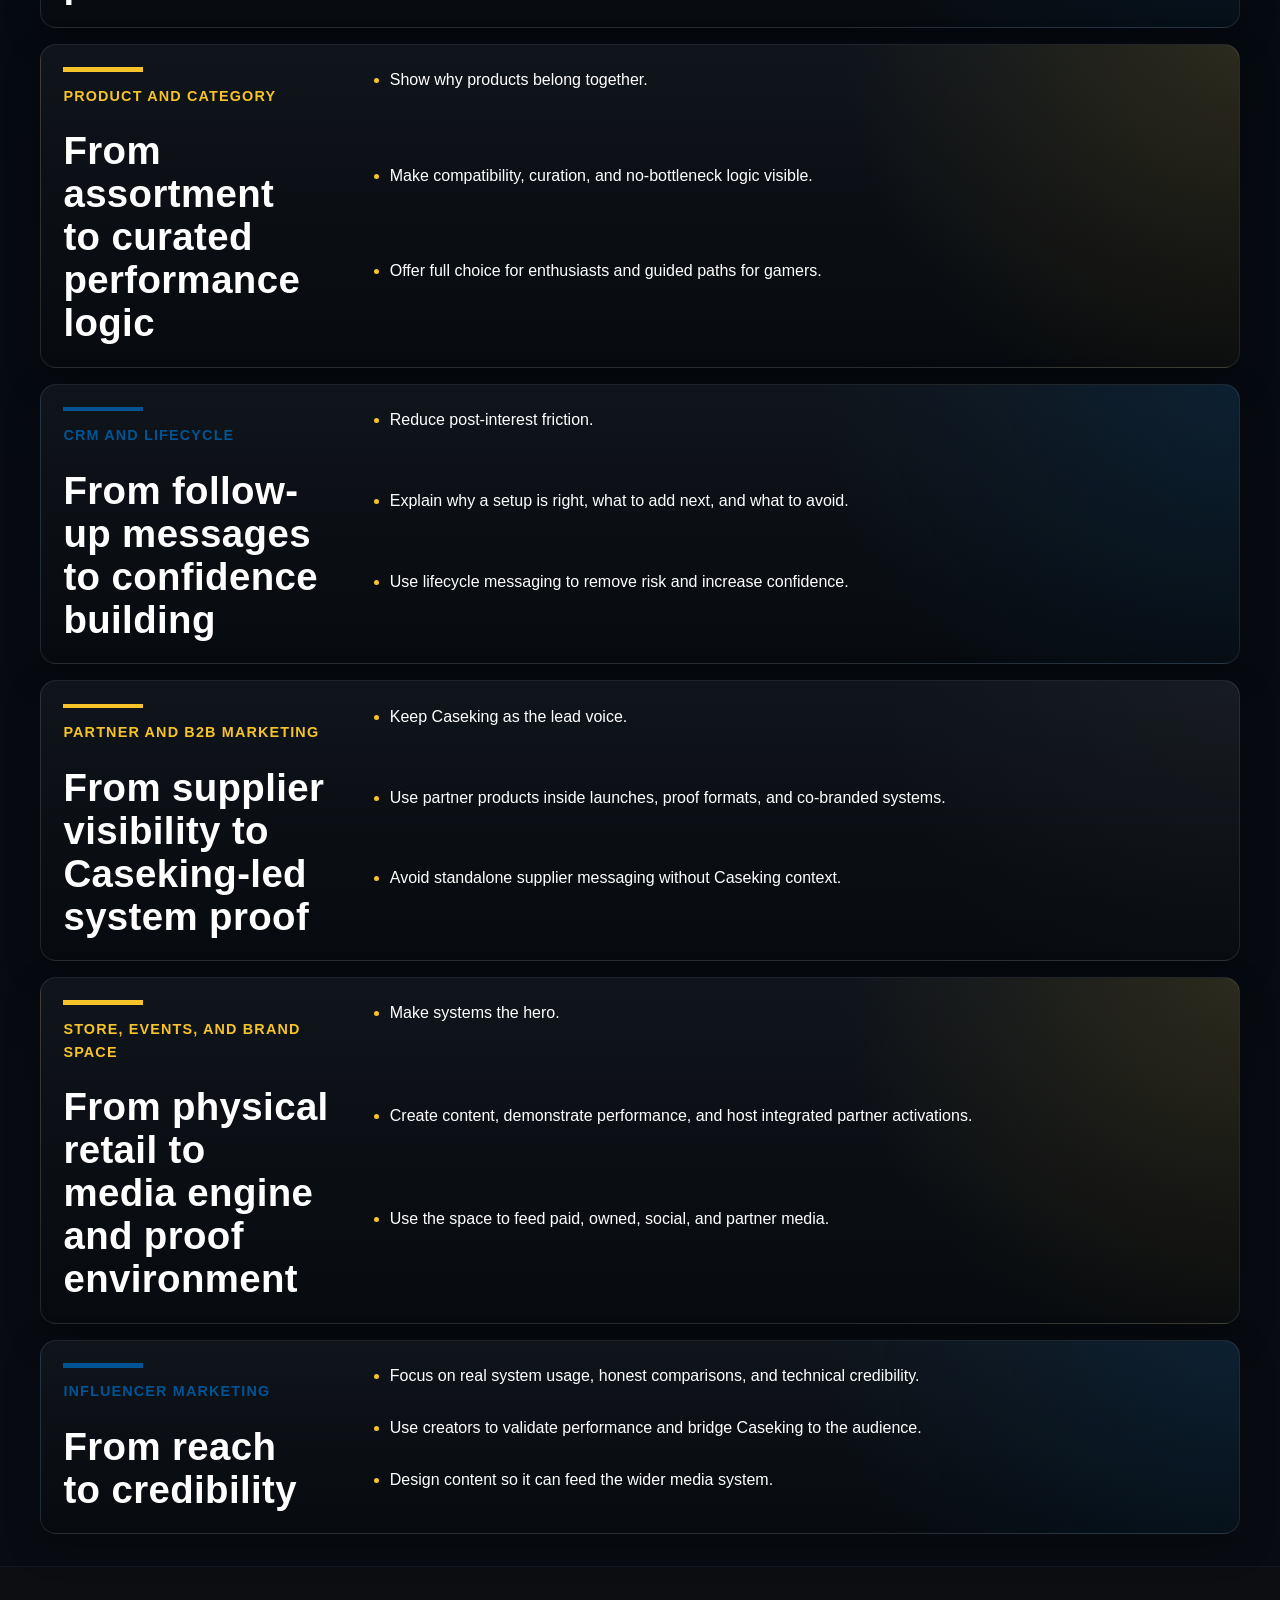
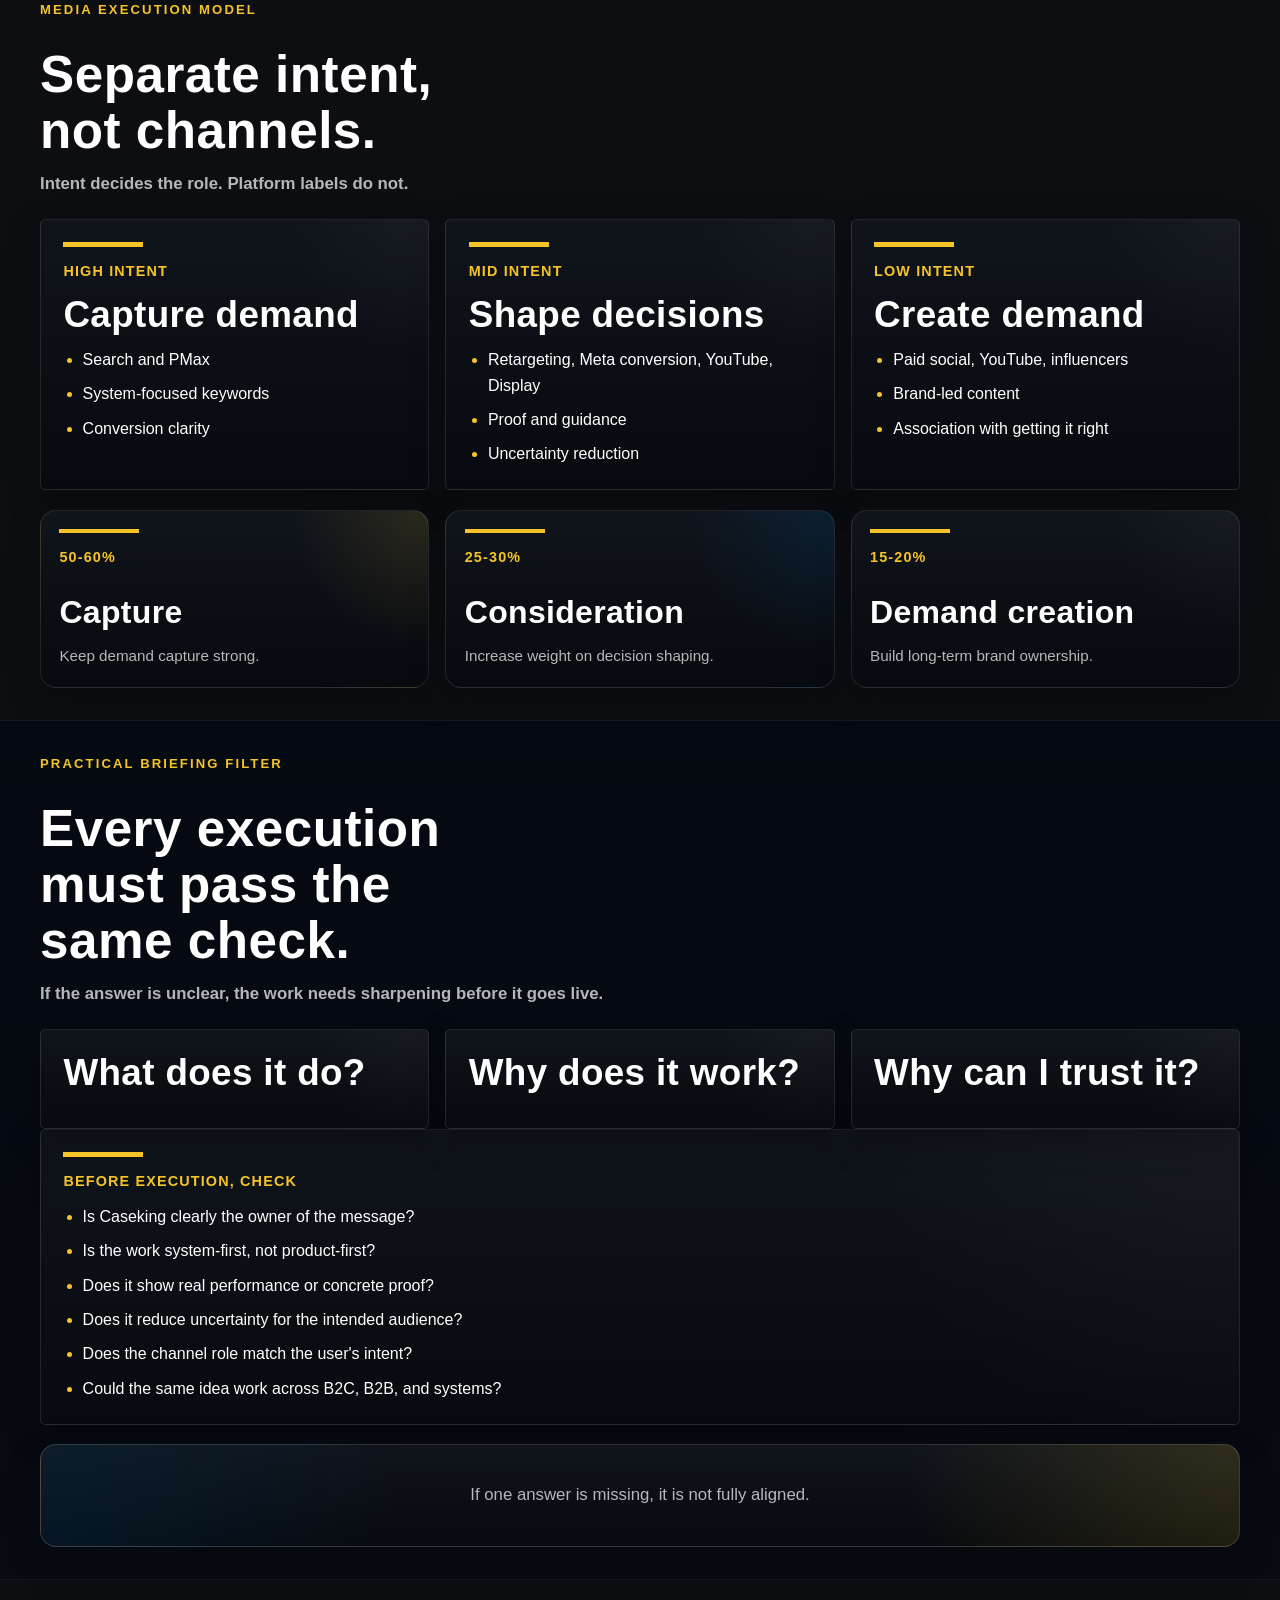
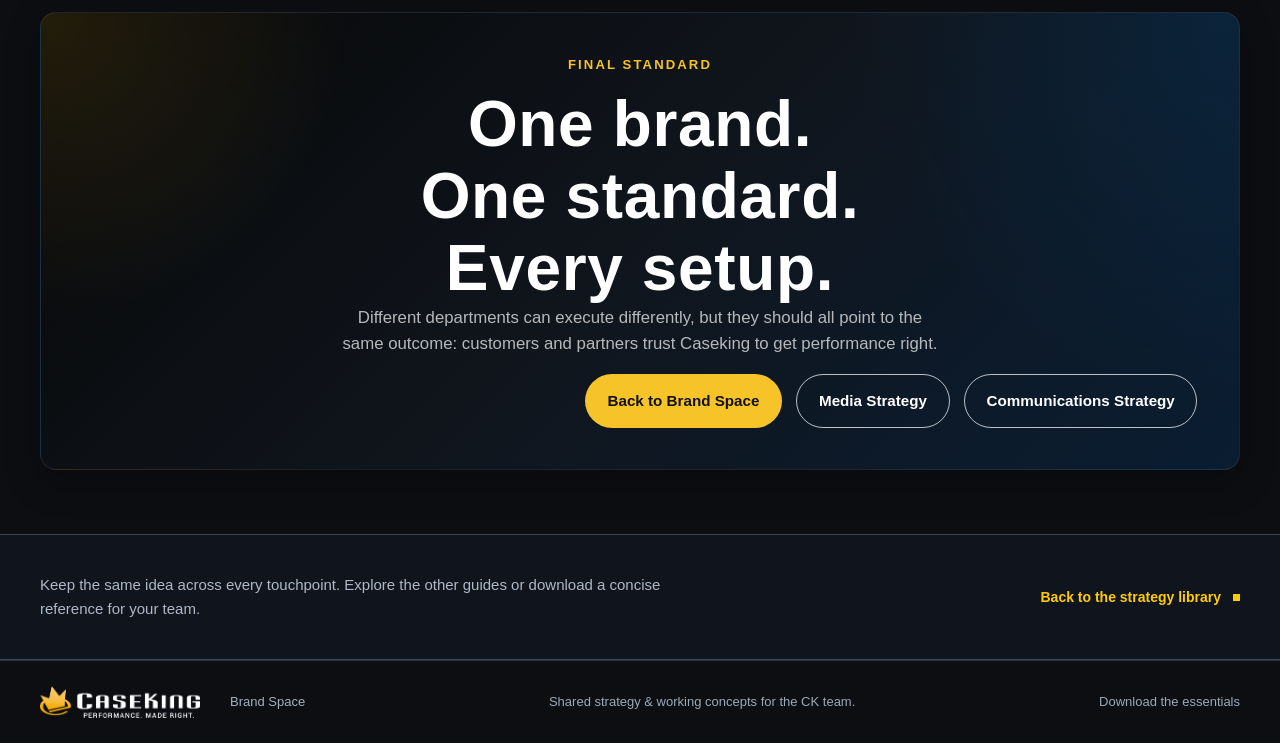
<file: caseking-marketing-execution-excerpt.html>
<!DOCTYPE html>
<html lang="en">
<head>
  <meta charset="utf-8">
  <meta name="viewport" content="width=device-width, initial-scale=1">
  <title>Marketing execution | Caseking Brand Space</title>
  <meta
    name="description"
    content="A marketing-facing excerpt from the Caseking Brand Space that turns the brand platform into execution principles across departments."
  >
  <link rel="stylesheet" href="caseking-brand-platform-landing.css">
  <meta name="robots" content="noindex, nofollow">
  <meta name="theme-color" content="#0c0e12">
  <link rel="icon" href="images/caseking-crown-transparent.png" type="image/png">
  <link rel="stylesheet" href="brand-space.css">
  <script src="brand-space.js" defer></script>
</head>
<body class="ck-page">
  <a class="ck-skip-link" href="#main-content">Skip to content</a>
<header class="site-header">
    <div class="header-inner">
      <a class="brand-lockup" href="index.html" aria-label="Caseking Brand Space home"><span class="official-logo "><img src="images/caseking-logo-white.png" width="2481" height="749" alt=""></span><span class="brand-divider"></span><span class="brand-space-name">Brand Space</span></a>
      <button class="menu-toggle" type="button" aria-expanded="false" aria-controls="site-navigation" hidden>Menu <span class="menu-lines" aria-hidden="true"></span></button>
      <nav class="site-navigation" id="site-navigation" aria-label="Main navigation"><a href="index.html#overview">The idea</a><a href="index.html#library">Strategy library</a><a href="index.html#resources">Resources</a></nav>
      <span class="team-label">CK TEAM EDITION</span>
    </div>
  </header>
<div class="document-bar" data-team-navigation><div class="document-bar-inner"><div class="document-breadcrumb"><a href="index.html">Brand Space</a><span aria-hidden="true">/</span><span>Marketing execution</span></div><details class="chapter-menu"><summary>On this page</summary><nav aria-label="Page sections"><a href="#standard">Core Standard</a><a href="#marketing-shift">Marketing Shift</a><a href="#audience">Audience Logic</a><a href="#departments">Department Implications</a><a href="#media-model">Media Execution Model</a><a href="#briefing-filter">Practical Briefing Filter</a></nav></details></div></div><div class="reading-progress" aria-hidden="true"></div>

  <main id="main-content">
    <section class="ck-hero-section" id="top">
      <div class="ck-container">
        <div class="ck-hero-shell">
          <div class="ck-hero-grid ck-hero-grid-single">
            <div class="ck-hero-copy">
              <p class="ck-kicker">Marketing Execution Excerpt</p>
              <h1>Turn the brand idea into daily marketing decisions.</h1>
              <p class="ck-lead">
                A practical excerpt for aligning campaigns, content, media,
                creative, partner work, and customer communication around one
                Caseking standard.
              </p>

              <div class="ck-tag-grid">
                <span class="ck-tag-card">Campaigns</span>
                <span class="ck-tag-card">Content</span>
                <span class="ck-tag-card">Media</span>
                <span class="ck-tag-card">Creative</span>
                <span class="ck-tag-card">Partners</span>
                <span class="ck-tag-card">Store</span>
              </div>

              <div class="ck-action-row">
                <a class="ck-button ck-button-primary" href="#standard">See the standard</a>
                <a class="ck-button ck-button-secondary" href="index.html">Back to Brand Space</a>
              </div>
            </div>
          </div>
        </div>
      </div>
    </section>

    <section class="ck-section" id="standard">
      <div class="ck-container">
        <div class="ck-split-intro ck-subpage-intro">
          <div>
            <p class="ck-kicker ck-kicker-dark">Core Standard</p>
            <h2>Performance. Made Right.</h2>
          </div>
          <p class="ck-section-copy">
            Caseking does not simply sell products. Caseking makes performance
            work. Every execution should reduce uncertainty, prove value, and
            help customers or partners trust that the setup, system, or offer is
            correct.
          </p>
        </div>

        <div class="ck-card-grid ck-card-grid-three">
          <article class="ck-definition-card">
            <p class="ck-card-index">01</p>
            <h3>No weak links</h3>
            <p>No part of the message, setup, or channel should weaken the performance promise.</p>
          </article>
          <article class="ck-definition-card">
            <p class="ck-card-index ck-card-index-blue">02</p>
            <h3>No bad combinations</h3>
            <p>Compatibility, curation, and system logic must be visible.</p>
          </article>
          <article class="ck-definition-card">
            <p class="ck-card-index">03</p>
            <h3>No guesswork</h3>
            <p>Execution should make the next decision easier and more confident.</p>
          </article>
        </div>
      </div>
    </section>

    <section class="ck-section ck-section-alt" id="marketing-shift">
      <div class="ck-container">
        <div class="ck-section-head">
          <p class="ck-kicker">Marketing Shift</p>
          <h2>From product-first promotion to system-first decision support.</h2>
          <p class="ck-section-subtitle">Different departments can execute differently, but the same brand logic must be visible everywhere.</p>
        </div>

        <div class="ck-card-grid ck-card-grid-two">
          <article class="ck-state-card">
            <p class="ck-card-label">Move away from</p>
            <ul class="ck-system-list">
              <li>Specs without context</li>
              <li>Feature-first selling</li>
              <li>Generic gaming messages</li>
              <li>Claims without proof</li>
              <li>Partner-led visibility without Caseking meaning</li>
            </ul>
          </article>
          <article class="ck-state-card ck-state-card-secondary">
            <p class="ck-card-label">Move toward</p>
            <ul class="ck-system-list">
              <li>Outcome-led communication</li>
              <li>Proof, benchmarks, and setup logic</li>
              <li>Guided recommendations</li>
              <li>System-led campaigns</li>
              <li>Caseking-led partner integration</li>
            </ul>
          </article>
        </div>

        <div class="ck-highlight-band">
          <h3>We do not sell performance. We prove it.</h3>
        </div>
      </div>
    </section>

    <section class="ck-section" id="audience">
      <div class="ck-container">
        <div class="ck-split-intro ck-subpage-intro">
          <div>
            <p class="ck-kicker ck-kicker-dark">Audience Logic</p>
            <h2>Same message. Different depth.</h2>
          </div>
        </div>

        <div class="ck-profile-grid">
          <article class="ck-profile-card ck-profile-card-accent">
            <p class="ck-card-label">Enthusiasts</p>
            <h3>Give control</h3>
            <div class="ck-profile-list">
              <div class="ck-profile-row">
                <p class="ck-profile-label">Need</p>
                <p class="ck-profile-value">Depth, specs, validation</p>
              </div>
              <div class="ck-profile-row">
                <p class="ck-profile-label">Proof</p>
                <p class="ck-profile-value">Benchmarks, comparisons, transparency</p>
              </div>
              <div class="ck-profile-row">
                <p class="ck-profile-label">Role</p>
                <p class="ck-profile-value">Credibility core</p>
              </div>
            </div>
          </article>

          <article class="ck-profile-card ck-profile-card-blue">
            <p class="ck-card-label">Gamers</p>
            <h3>Give confidence</h3>
            <div class="ck-profile-list">
              <div class="ck-profile-row">
                <p class="ck-profile-label">Need</p>
                <p class="ck-profile-value">Clarity, outcomes, guidance</p>
              </div>
              <div class="ck-profile-row">
                <p class="ck-profile-label">Proof</p>
                <p class="ck-profile-value">Simple recommendations, visible results</p>
              </div>
              <div class="ck-profile-row">
                <p class="ck-profile-label">Role</p>
                <p class="ck-profile-value">Growth driver</p>
              </div>
            </div>
          </article>
        </div>

        <div class="ck-highlight-band">
          <h3>Do not change the message. Change the level of explanation.</h3>
        </div>
      </div>
    </section>

    <section class="ck-section ck-section-alt" id="departments">
      <div class="ck-container">
        <div class="ck-section-head">
          <p class="ck-kicker">Department Implications</p>
          <h2>Each function changes role inside the same system.</h2>
          <p class="ck-section-subtitle">Use this as a quick translation layer for execution planning.</p>
        </div>

        <div class="ck-system-stack">
          <article class="ck-system-card ck-system-card-accent">
            <div class="ck-system-heading">
              <p class="ck-card-index">Performance Marketing</p>
              <h3>From conversion only to conversion plus decision shaping</h3>
            </div>
            <div class="ck-system-body">
              <ul class="ck-system-list">
                <li>Build campaigns around system-led propositions.</li>
                <li>Use proof content inside paid media, retargeting, and landing pages.</li>
                <li>Match message depth to user intent.</li>
              </ul>
            </div>
          </article>

          <article class="ck-system-card ck-system-card-blue">
            <div class="ck-system-heading">
              <p class="ck-card-index ck-card-index-blue">Content And SEO</p>
              <h3>From product information to decision support</h3>
            </div>
            <div class="ck-system-body">
              <ul class="ck-system-list">
                <li>Prioritize benchmarks, comparisons, setup logic, and buying guidance.</li>
                <li>Explain what users actually need and what they can avoid.</li>
                <li>Make Caseking the place where customers learn how to get performance right.</li>
              </ul>
            </div>
          </article>

          <article class="ck-system-card">
            <div class="ck-system-heading">
              <p class="ck-card-index">Social Media</p>
              <h3>From promotion to demand creation</h3>
            </div>
            <div class="ck-system-body">
              <ul class="ck-system-list">
                <li>Simplify the proof into short, direct moments.</li>
                <li>Use setup comparisons, performance moments, and system storytelling.</li>
                <li>Avoid generic gaming noise and empty hype.</li>
              </ul>
            </div>
          </article>

          <article class="ck-system-card ck-system-card-blue">
            <div class="ck-system-heading">
              <p class="ck-card-index ck-card-index-blue">Creative And Design</p>
              <h3>From static assets to proof production</h3>
            </div>
            <div class="ck-system-body">
              <ul class="ck-system-list">
                <li>Use an engineered, focused, high-confidence visual language.</li>
                <li>Keep one hero, clear hierarchy, and no clutter.</li>
                <li>Show proof, precision, systems, components, and real use.</li>
              </ul>
            </div>
          </article>

          <article class="ck-system-card ck-system-card-accent">
            <div class="ck-system-heading">
              <p class="ck-card-index">Product And Category</p>
              <h3>From assortment to curated performance logic</h3>
            </div>
            <div class="ck-system-body">
              <ul class="ck-system-list">
                <li>Show why products belong together.</li>
                <li>Make compatibility, curation, and no-bottleneck logic visible.</li>
                <li>Offer full choice for enthusiasts and guided paths for gamers.</li>
              </ul>
            </div>
          </article>

          <article class="ck-system-card ck-system-card-blue">
            <div class="ck-system-heading">
              <p class="ck-card-index ck-card-index-blue">CRM And Lifecycle</p>
              <h3>From follow-up messages to confidence building</h3>
            </div>
            <div class="ck-system-body">
              <ul class="ck-system-list">
                <li>Reduce post-interest friction.</li>
                <li>Explain why a setup is right, what to add next, and what to avoid.</li>
                <li>Use lifecycle messaging to remove risk and increase confidence.</li>
              </ul>
            </div>
          </article>

          <article class="ck-system-card">
            <div class="ck-system-heading">
              <p class="ck-card-index">Partner And B2B Marketing</p>
              <h3>From supplier visibility to Caseking-led system proof</h3>
            </div>
            <div class="ck-system-body">
              <ul class="ck-system-list">
                <li>Keep Caseking as the lead voice.</li>
                <li>Use partner products inside launches, proof formats, and co-branded systems.</li>
                <li>Avoid standalone supplier messaging without Caseking context.</li>
              </ul>
            </div>
          </article>

          <article class="ck-system-card ck-system-card-accent">
            <div class="ck-system-heading">
              <p class="ck-card-index">Store, Events, And Brand Space</p>
              <h3>From physical retail to media engine and proof environment</h3>
            </div>
            <div class="ck-system-body">
              <ul class="ck-system-list">
                <li>Make systems the hero.</li>
                <li>Create content, demonstrate performance, and host integrated partner activations.</li>
                <li>Use the space to feed paid, owned, social, and partner media.</li>
              </ul>
            </div>
          </article>

          <article class="ck-system-card ck-system-card-blue">
            <div class="ck-system-heading">
              <p class="ck-card-index ck-card-index-blue">Influencer Marketing</p>
              <h3>From reach to credibility</h3>
            </div>
            <div class="ck-system-body">
              <ul class="ck-system-list">
                <li>Focus on real system usage, honest comparisons, and technical credibility.</li>
                <li>Use creators to validate performance and bridge Caseking to the audience.</li>
                <li>Design content so it can feed the wider media system.</li>
              </ul>
            </div>
          </article>
        </div>
      </div>
    </section>

    <section class="ck-section" id="media-model">
      <div class="ck-container">
        <div class="ck-section-head">
          <p class="ck-kicker ck-kicker-dark">Media Execution Model</p>
          <h2>Separate intent, not channels.</h2>
          <p class="ck-section-subtitle">Intent decides the role. Platform labels do not.</p>
        </div>

        <div class="ck-card-grid ck-card-grid-three">
          <article class="ck-definition-card">
            <p class="ck-card-label">High Intent</p>
            <h3>Capture demand</h3>
            <ul class="ck-system-list">
              <li>Search and PMax</li>
              <li>System-focused keywords</li>
              <li>Conversion clarity</li>
            </ul>
          </article>
          <article class="ck-definition-card">
            <p class="ck-card-label">Mid Intent</p>
            <h3>Shape decisions</h3>
            <ul class="ck-system-list">
              <li>Retargeting, Meta conversion, YouTube, Display</li>
              <li>Proof and guidance</li>
              <li>Uncertainty reduction</li>
            </ul>
          </article>
          <article class="ck-definition-card">
            <p class="ck-card-label">Low Intent</p>
            <h3>Create demand</h3>
            <ul class="ck-system-list">
              <li>Paid social, YouTube, influencers</li>
              <li>Brand-led content</li>
              <li>Association with getting it right</li>
            </ul>
          </article>
        </div>

        <div class="ck-performance-board">
          <article class="ck-performance-card ck-performance-card-accent">
            <p class="ck-card-label">50-60%</p>
            <h2>Capture</h2>
            <p class="ck-performance-note">Keep demand capture strong.</p>
          </article>
          <article class="ck-performance-card ck-performance-card-blue">
            <p class="ck-card-label">25-30%</p>
            <h2>Consideration</h2>
            <p class="ck-performance-note">Increase weight on decision shaping.</p>
          </article>
          <article class="ck-performance-card">
            <p class="ck-card-label">15-20%</p>
            <h2>Demand creation</h2>
            <p class="ck-performance-note">Build long-term brand ownership.</p>
          </article>
        </div>
      </div>
    </section>

    <section class="ck-section ck-section-alt" id="briefing-filter">
      <div class="ck-container">
        <div class="ck-section-head">
          <p class="ck-kicker">Practical Briefing Filter</p>
          <h2>Every execution must pass the same check.</h2>
          <p class="ck-section-subtitle">If the answer is unclear, the work needs sharpening before it goes live.</p>
        </div>

        <div class="ck-card-grid ck-card-grid-three">
          <article class="ck-feature-card">
            <h3>What does it do?</h3>
          </article>
          <article class="ck-feature-card">
            <h3>Why does it work?</h3>
          </article>
          <article class="ck-feature-card">
            <h3>Why can I trust it?</h3>
          </article>
        </div>

        <div class="ck-state-card">
          <p class="ck-card-label">Before execution, check</p>
          <ul class="ck-system-list">
            <li>Is Caseking clearly the owner of the message?</li>
            <li>Is the work system-first, not product-first?</li>
            <li>Does it show real performance or concrete proof?</li>
            <li>Does it reduce uncertainty for the intended audience?</li>
            <li>Does the channel role match the user's intent?</li>
            <li>Could the same idea work across B2C, B2B, and systems?</li>
          </ul>
        </div>

        <div class="ck-highlight-band">
          <p class="ck-brand-idea-copy">If one answer is missing, it is not fully aligned.</p>
        </div>
      </div>
    </section>

    <section class="ck-section" id="close">
      <div class="ck-container">
        <div class="ck-close-shell ck-subpage-close">
          <p class="ck-kicker">Final Standard</p>
          <h2>One brand. One standard. Every setup.</h2>
          <p class="ck-brand-idea-copy">
            Different departments can execute differently, but they should all
            point to the same outcome: customers and partners trust Caseking to
            get performance right.
          </p>
          <div class="ck-action-row ck-action-row-right ck-close-actions">
            <a class="ck-button ck-button-primary" href="index.html">Back to Brand Space</a>
            <a class="ck-button ck-button-secondary" href="caseking-media-brand-strategy.html">Media Strategy</a>
            <a class="ck-button ck-button-secondary" href="caseking-coms-strategy.html">Communications Strategy</a>
          </div>
        </div>
      </div>
    </section>
  </main>
<aside class="document-bottom" aria-label="Continue exploring"><div class="document-bottom-inner"><p>Keep the same idea across every touchpoint. Explore the other guides or download a concise reference for your team.</p><a class="text-link" href="index.html#library">Back to the strategy library <span class="link-square" aria-hidden="true"></span></a></div></aside>
<footer class="site-footer"><div class="page-width"><a class="footer-brand" href="index.html"><span class="official-logo "><img src="images/caseking-logo-white.png" width="2481" height="749" alt=""></span><span>Brand Space</span></a><p>Shared strategy &amp; working concepts for the CK team.</p><a href="index.html#resources">Download the essentials</a></div></footer>
</body>
</html>
</file>
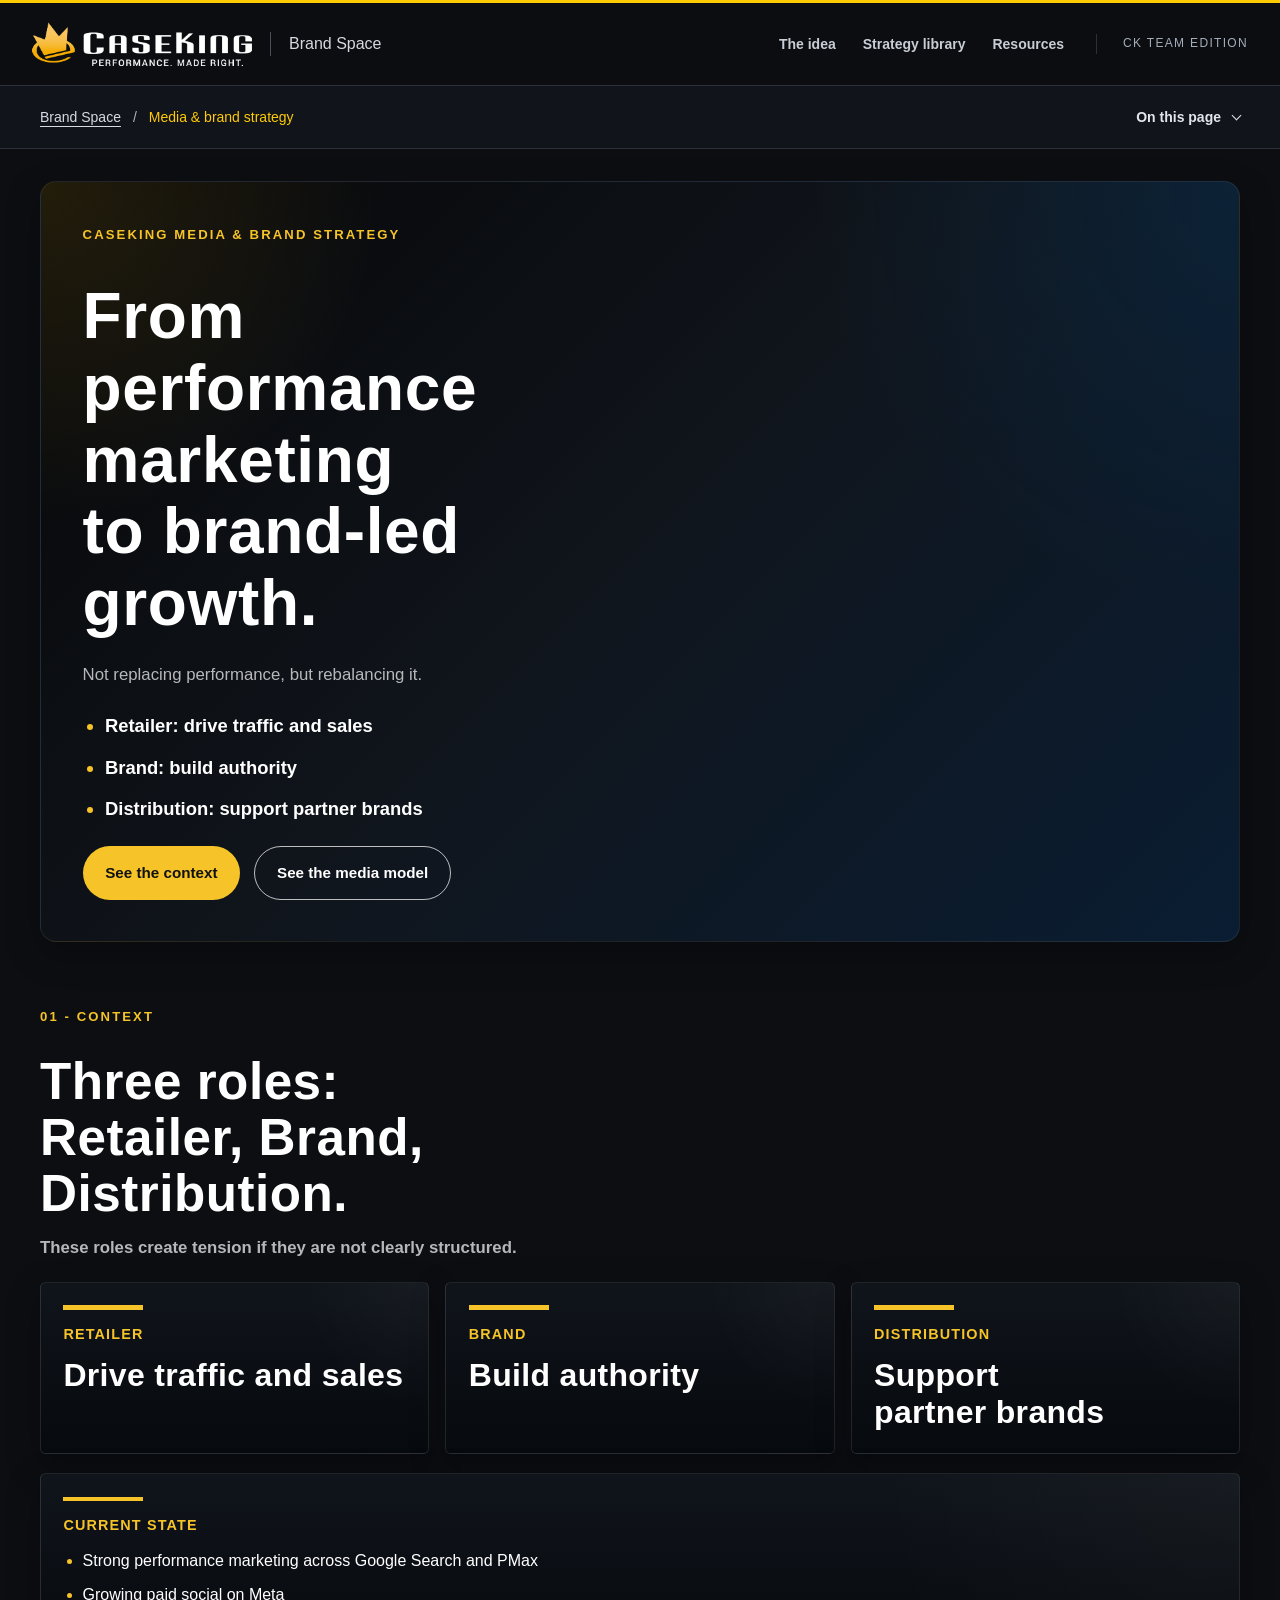
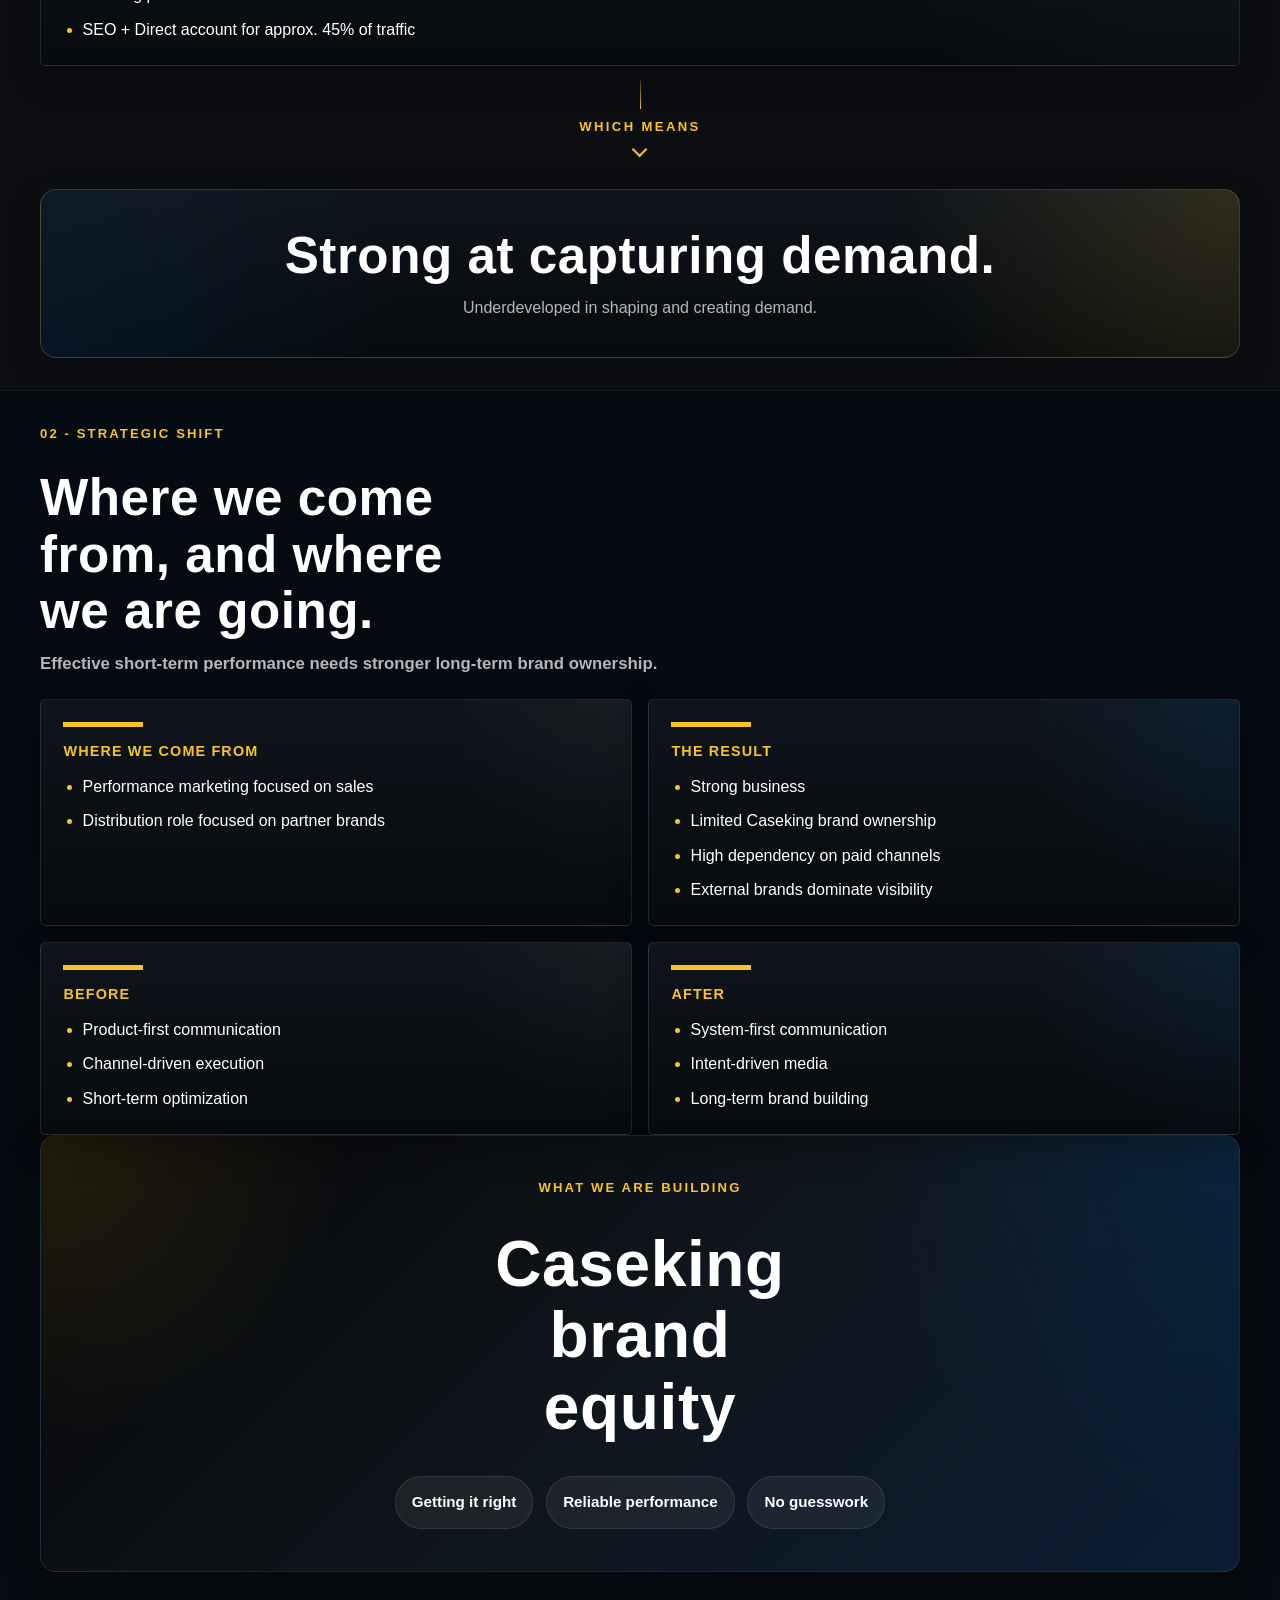
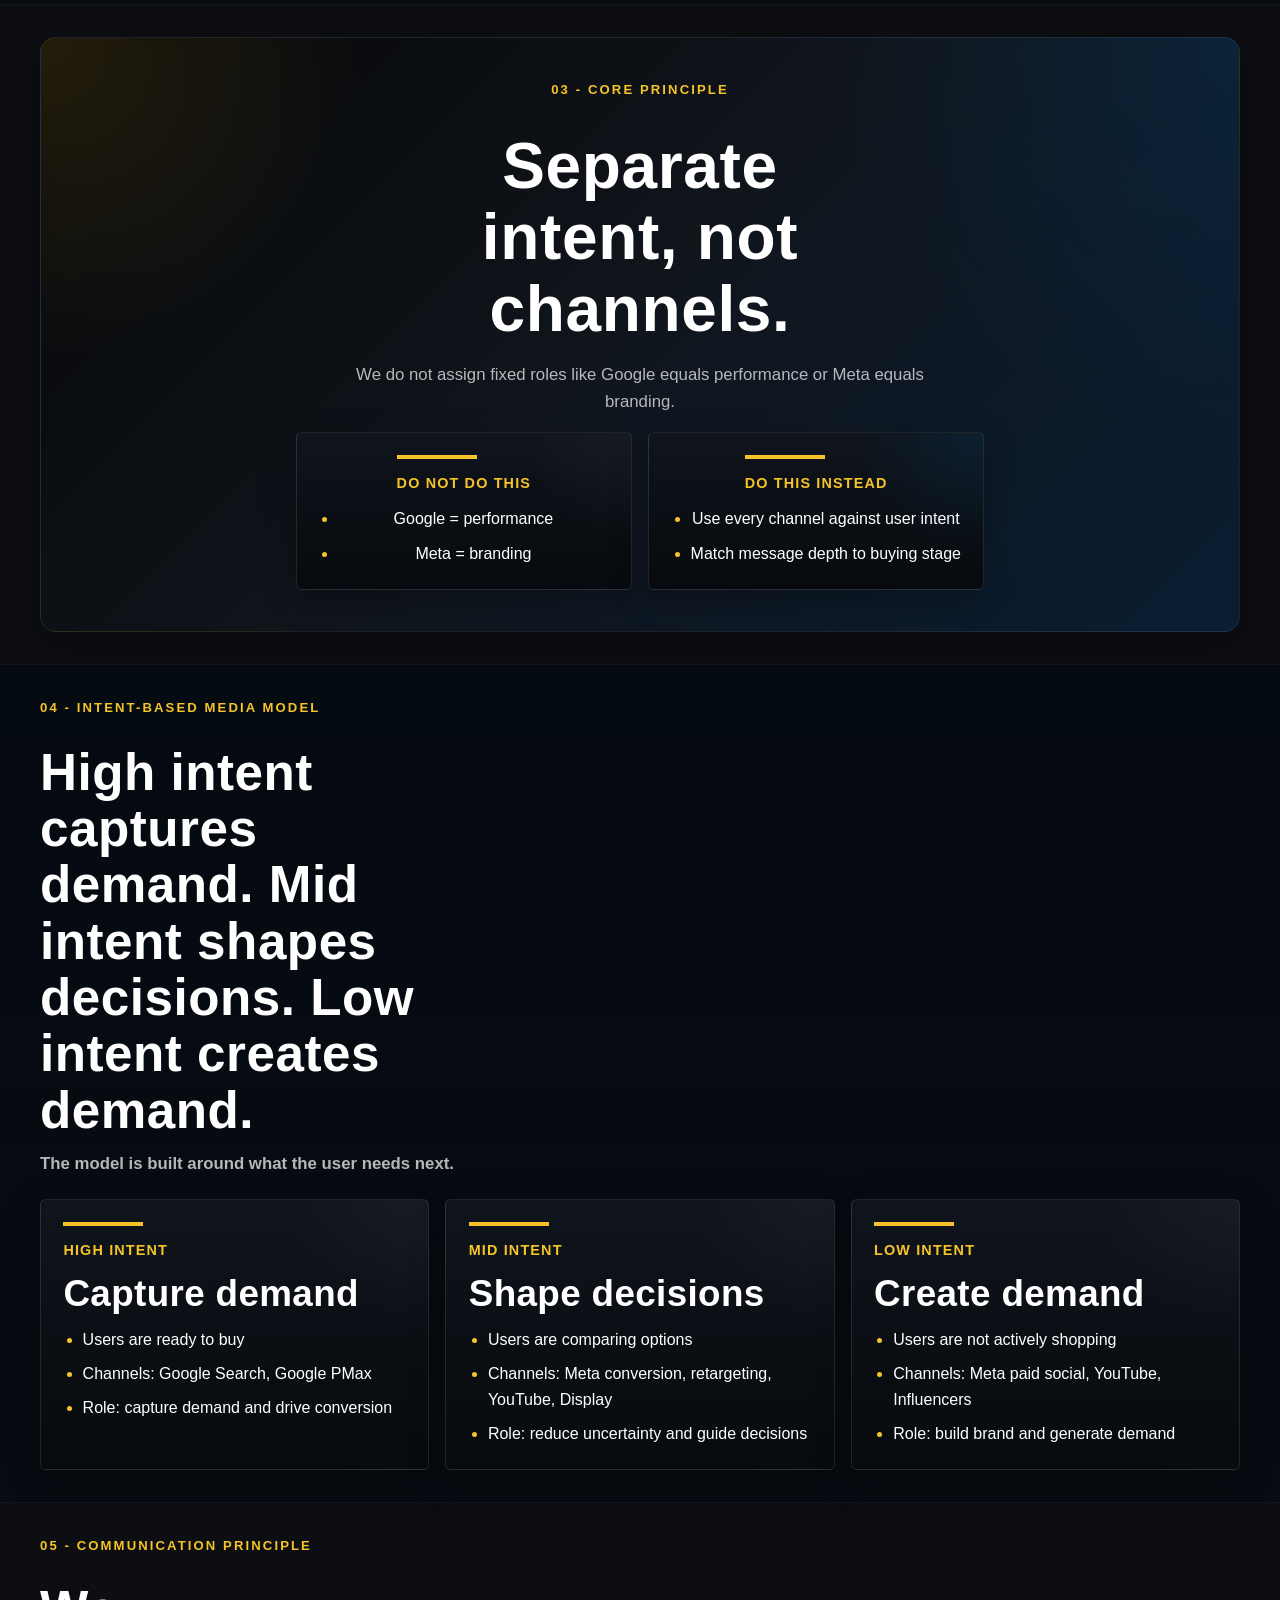
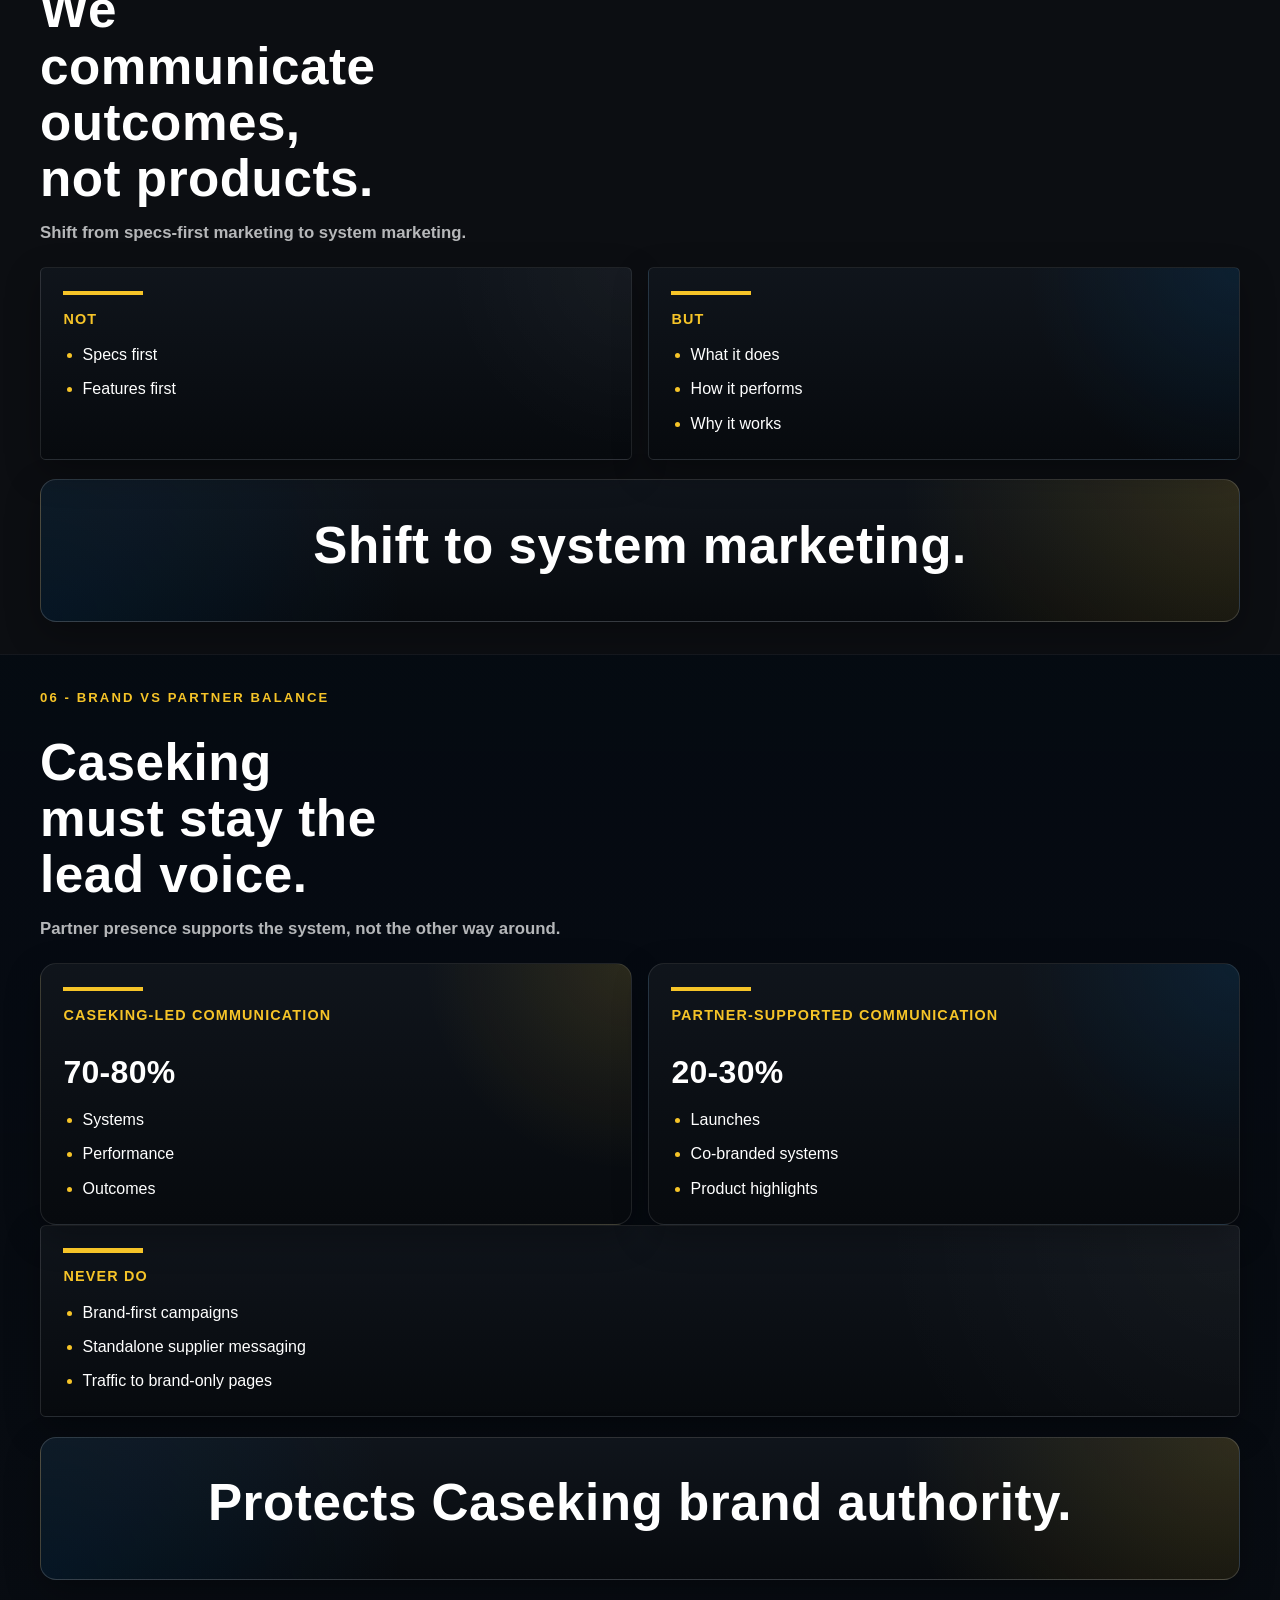
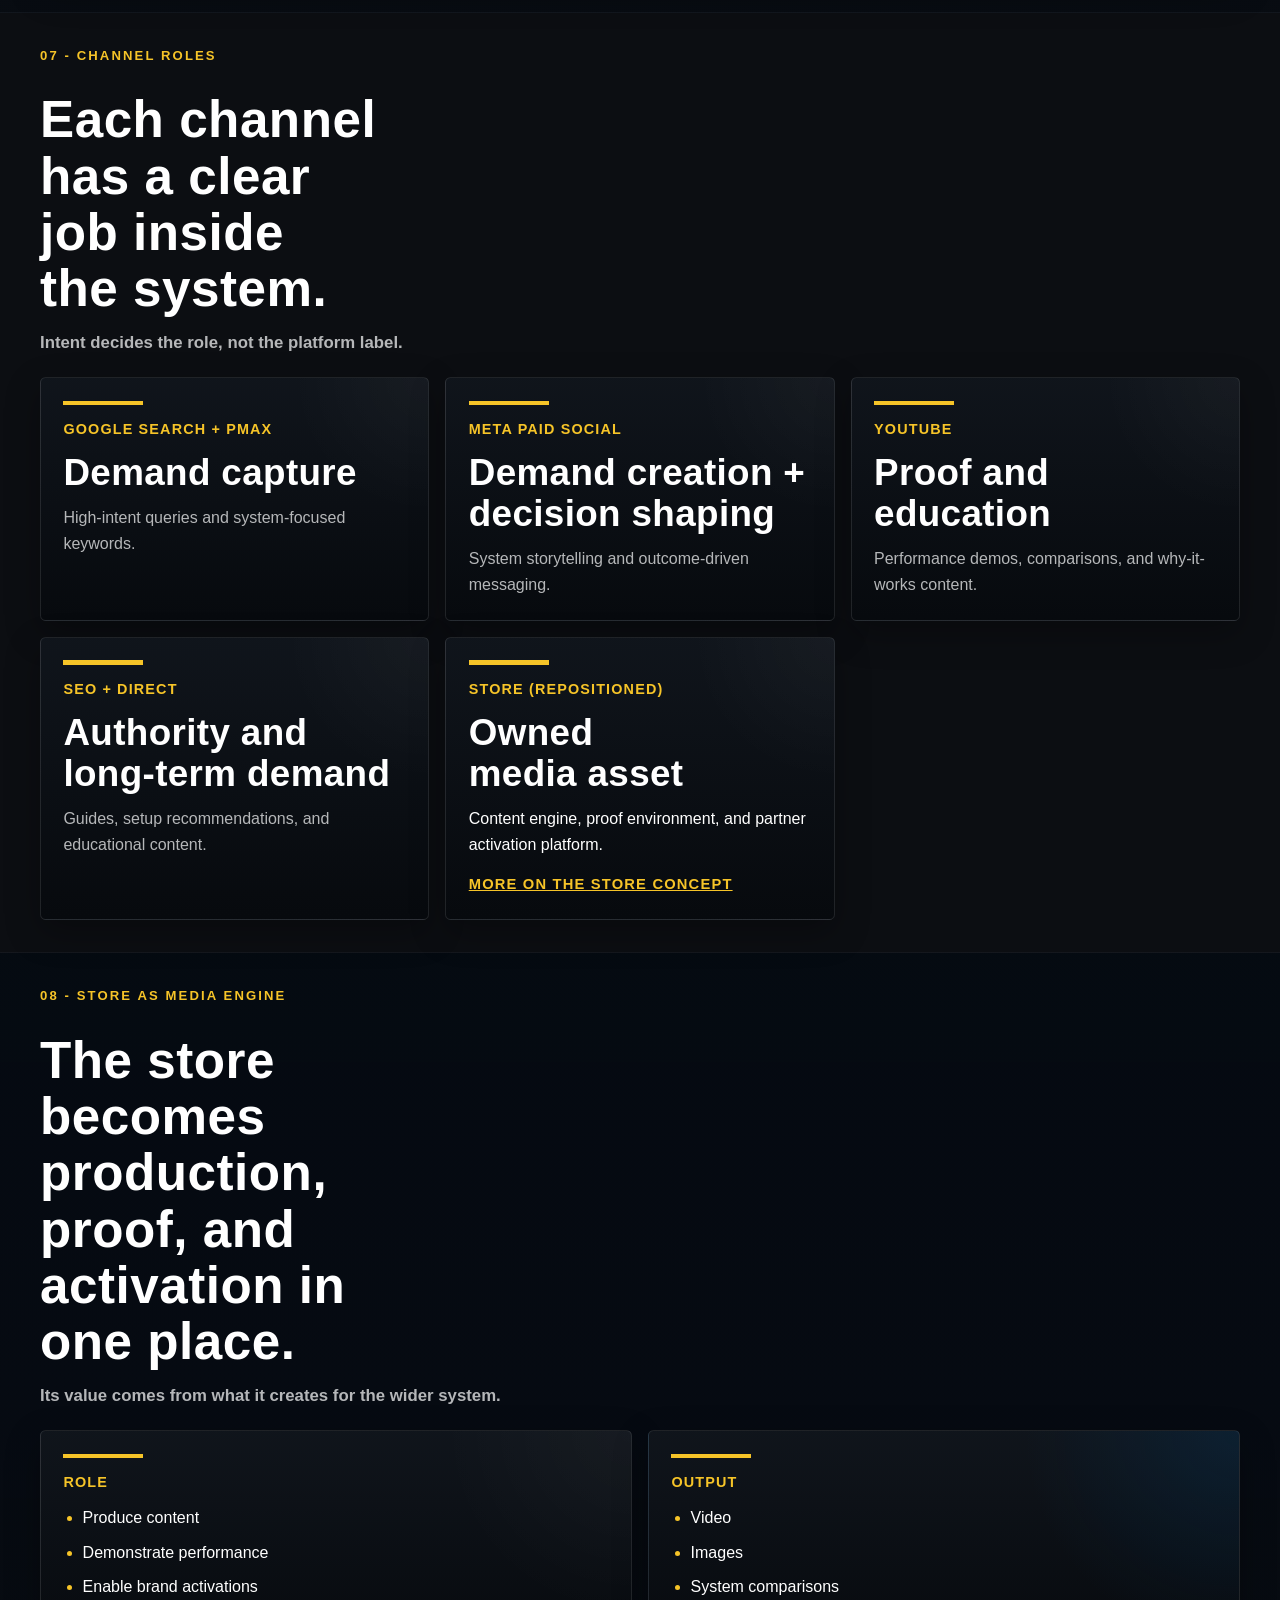
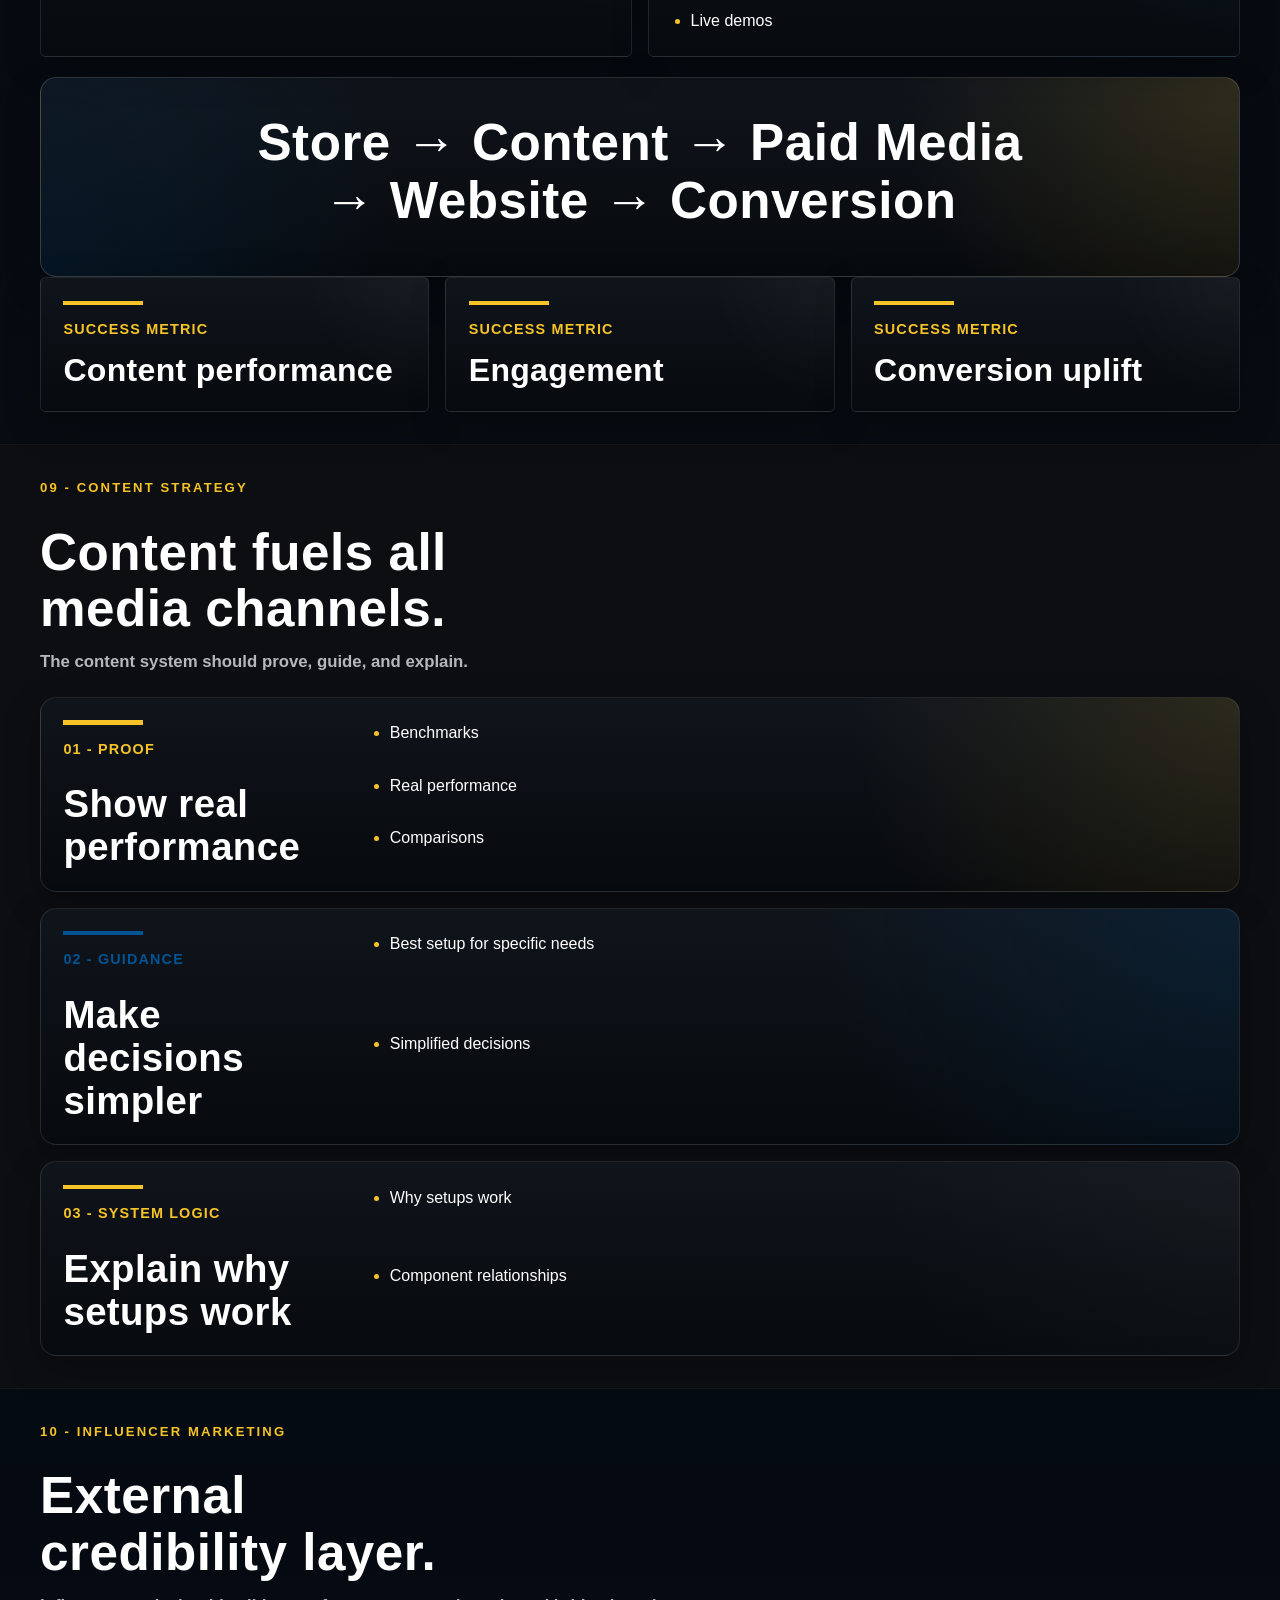
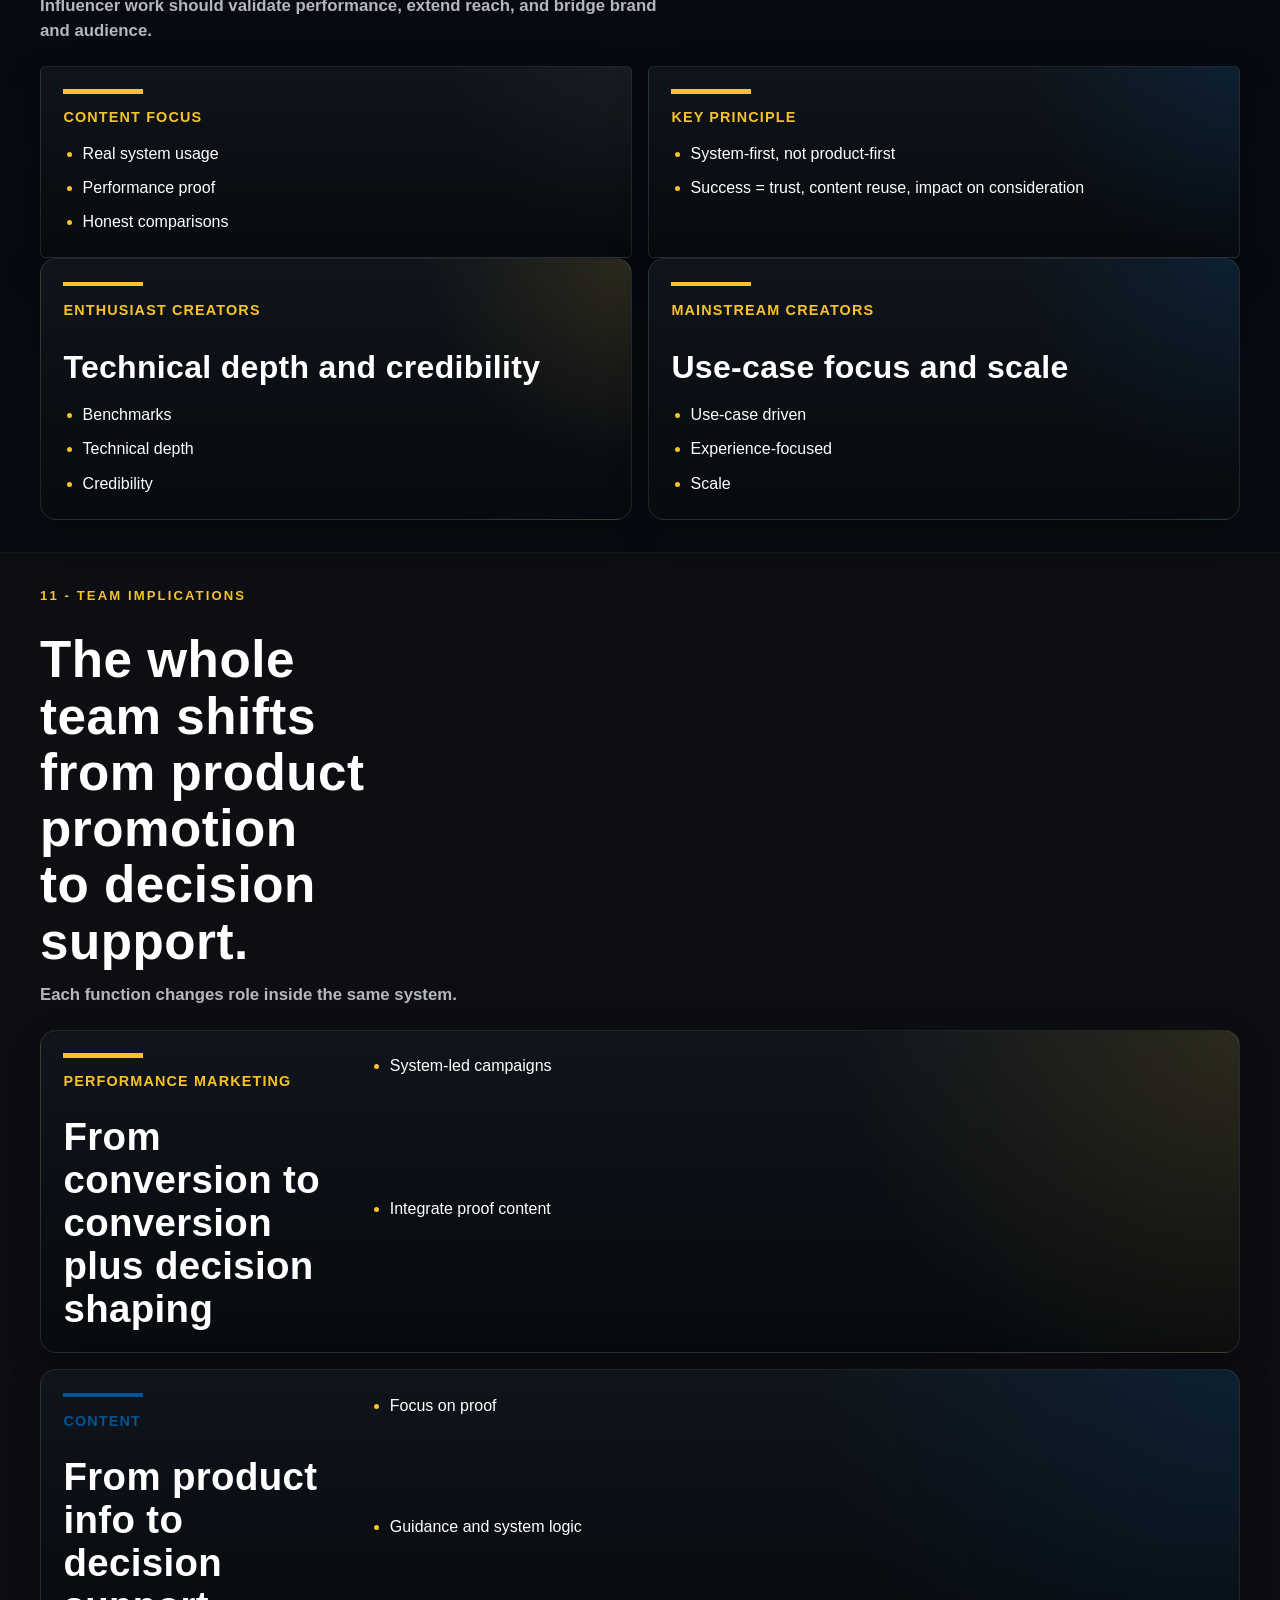
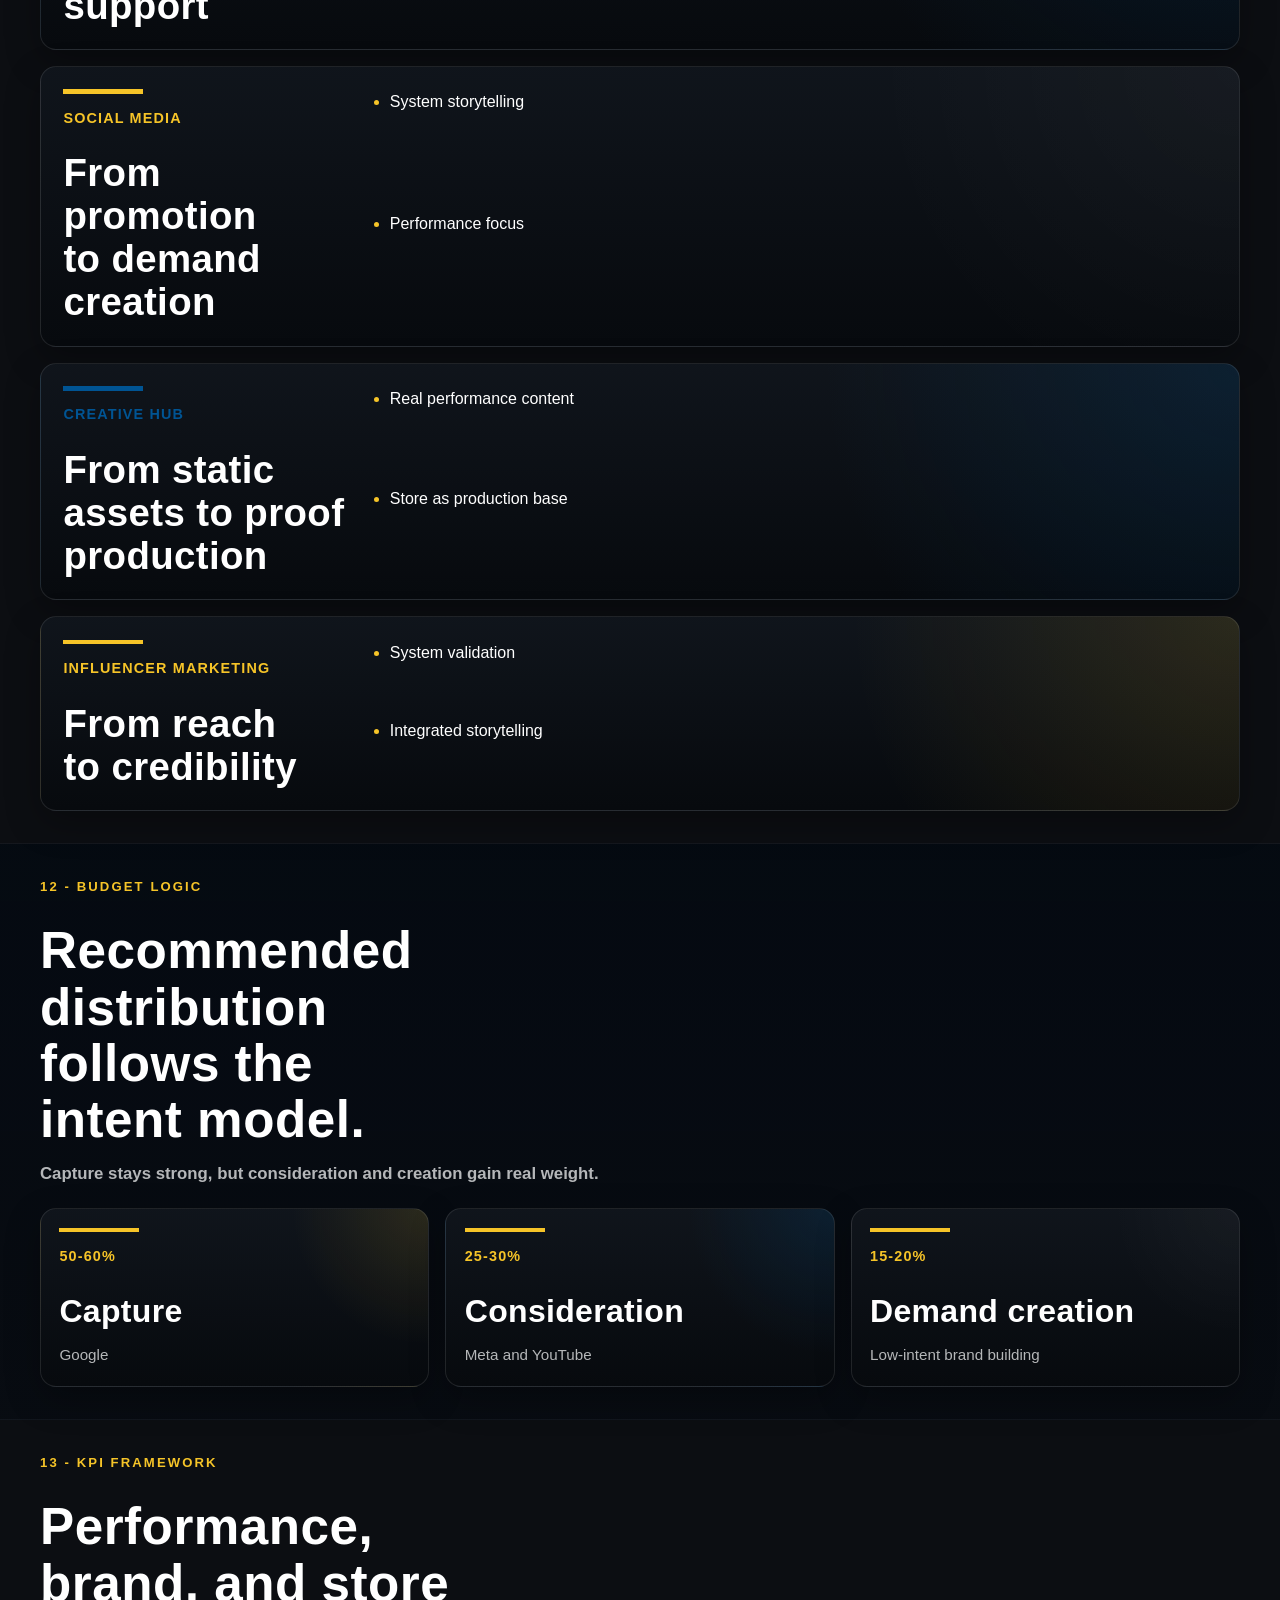
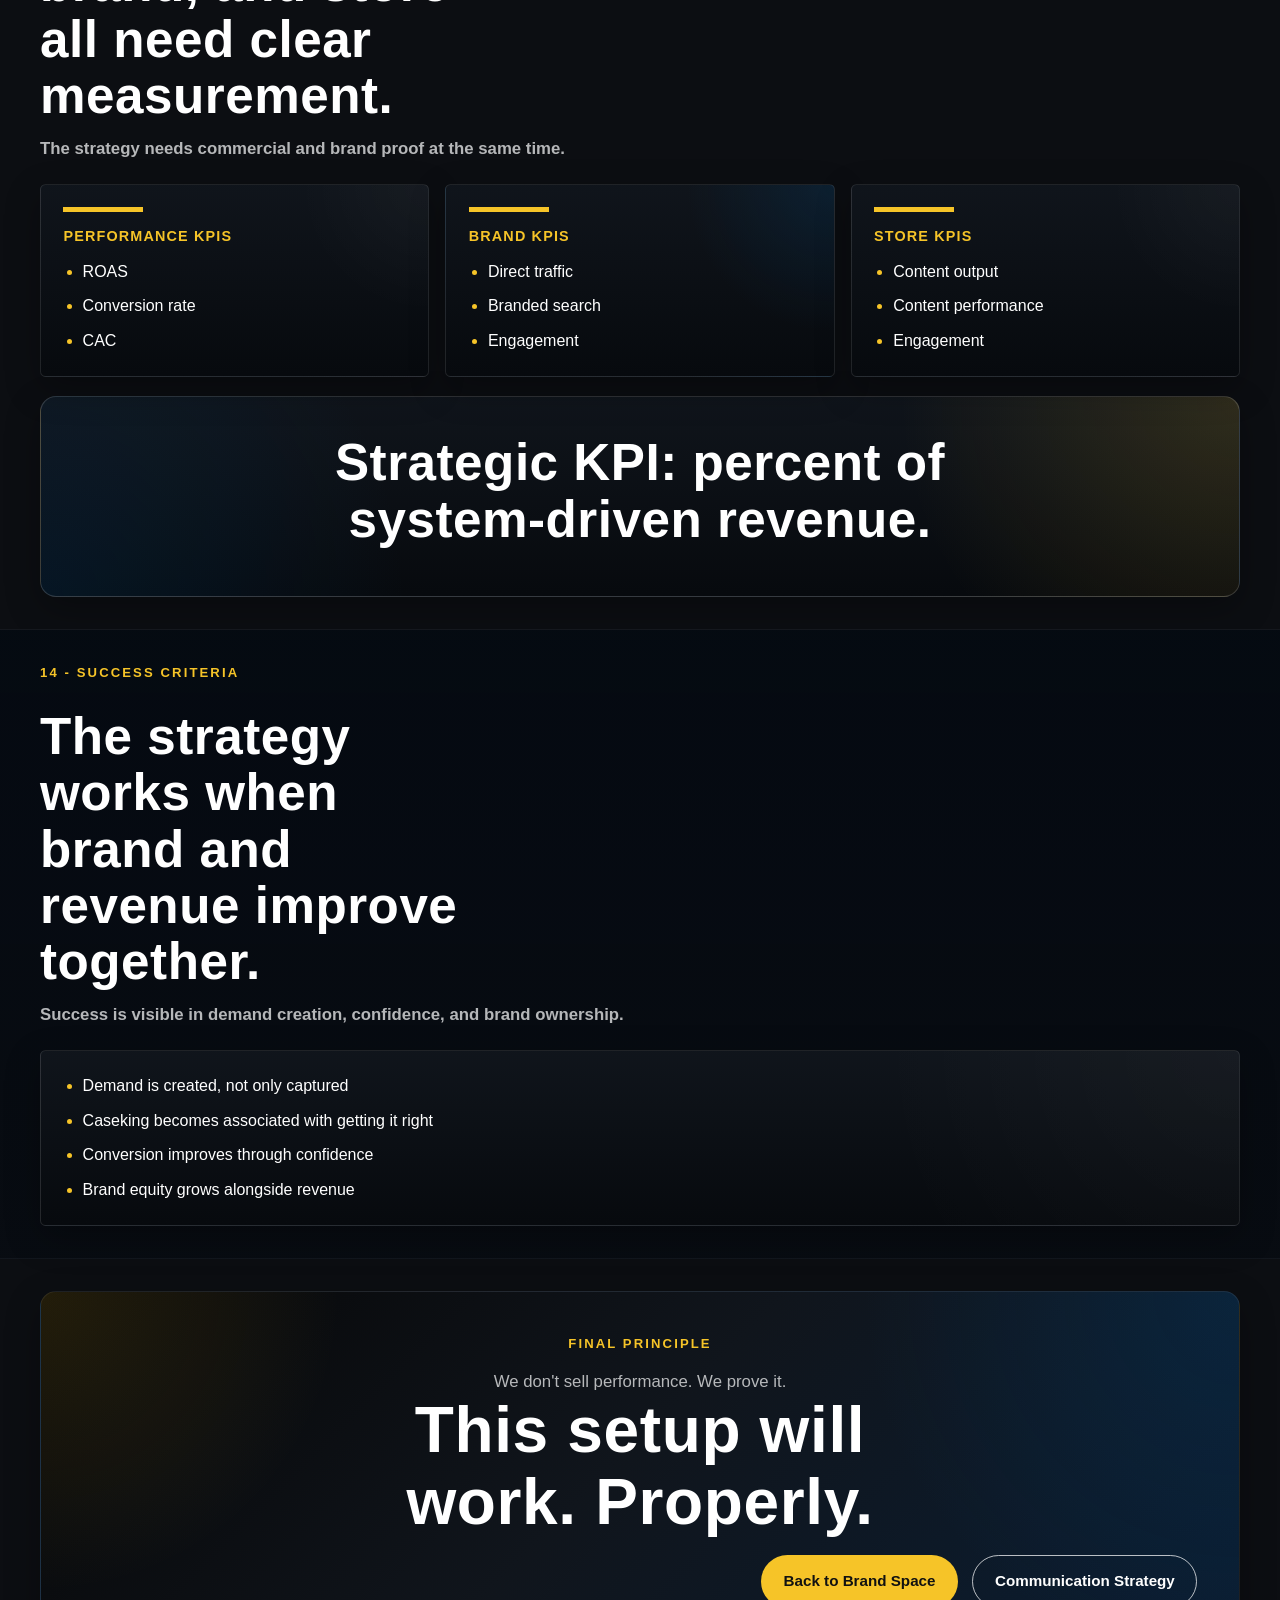
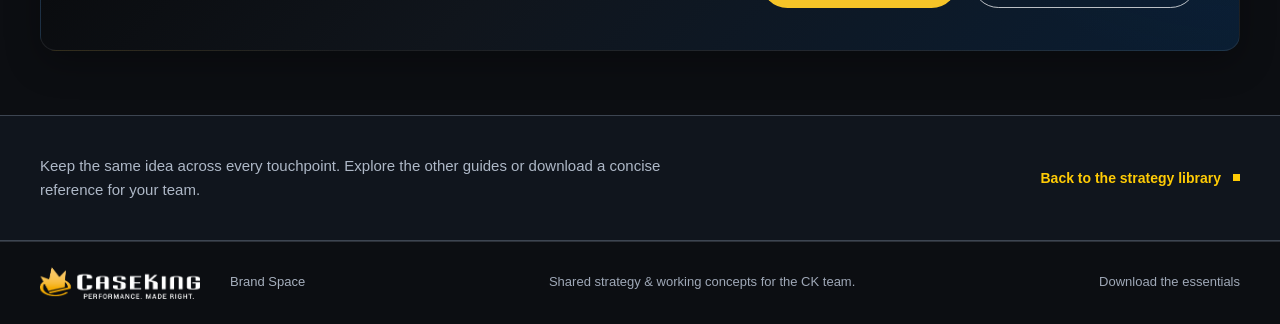
<file: caseking-media-brand-strategy.html>
<!DOCTYPE html>
<html lang="en">
<head>
  <meta charset="utf-8">
  <meta name="viewport" content="width=device-width, initial-scale=1">
  <title>Media &amp; brand strategy | Caseking Brand Space</title>
  <meta
    name="description"
    content="A standalone Caseking media and brand strategy page covering intent-based media, brand versus partner balance, store as media engine, content strategy, influencer marketing, team implications, budget logic, and KPI framework."
  >
  <link rel="stylesheet" href="caseking-brand-platform-landing.css">
  <meta name="robots" content="noindex, nofollow">
  <meta name="theme-color" content="#0c0e12">
  <link rel="icon" href="images/caseking-crown-transparent.png" type="image/png">
  <link rel="stylesheet" href="brand-space.css">
  <script src="brand-space.js" defer></script>
</head>
<body class="ck-page">
  <a class="ck-skip-link" href="#main-content">Skip to content</a>
<header class="site-header">
    <div class="header-inner">
      <a class="brand-lockup" href="index.html" aria-label="Caseking Brand Space home"><span class="official-logo "><img src="images/caseking-logo-white.png" width="2481" height="749" alt=""></span><span class="brand-divider"></span><span class="brand-space-name">Brand Space</span></a>
      <button class="menu-toggle" type="button" aria-expanded="false" aria-controls="site-navigation" hidden>Menu <span class="menu-lines" aria-hidden="true"></span></button>
      <nav class="site-navigation" id="site-navigation" aria-label="Main navigation"><a href="index.html#overview">The idea</a><a href="index.html#library">Strategy library</a><a href="index.html#resources">Resources</a></nav>
      <span class="team-label">CK TEAM EDITION</span>
    </div>
  </header>
<div class="document-bar" data-team-navigation><div class="document-bar-inner"><div class="document-breadcrumb"><a href="index.html">Brand Space</a><span aria-hidden="true">/</span><span>Media &amp; brand strategy</span></div><details class="chapter-menu"><summary>On this page</summary><nav aria-label="Page sections"><a href="#context">Context</a><a href="#shift">Strategic Shift</a><a href="#principle">Core Principle</a><a href="#model">Intent-Based Media Model</a><a href="#communication">Communication Principle</a><a href="#balance">Brand Vs Partner Balance</a><a href="#channels">Channel Roles</a><a href="#store-engine">Store As Media Engine</a><a href="#content">Content Strategy</a><a href="#influencer">Influencer Marketing</a><a href="#team">Team Implications</a><a href="#budget">Budget Logic</a><a href="#kpis">KPI Framework</a><a href="#success">Success Criteria</a></nav></details></div></div><div class="reading-progress" aria-hidden="true"></div>

  <main id="main-content">
    <section class="ck-hero-section" id="top">
      <div class="ck-container">
        <div class="ck-hero-shell">
          <div class="ck-hero-grid ck-hero-grid-single">
            <div class="ck-hero-copy">
              <p class="ck-kicker">Caseking Media &amp; Brand Strategy</p>
              <h1>From performance marketing to brand-led growth.</h1>
              <p class="ck-lead">Not replacing performance, but rebalancing it.</p>

              <ul class="ck-hero-bullet-list">
                <li>Retailer: drive traffic and sales</li>
                <li>Brand: build authority</li>
                <li>Distribution: support partner brands</li>
              </ul>

              <div class="ck-action-row">
                <a class="ck-button ck-button-primary" href="#context">See the context</a>
                <a class="ck-button ck-button-secondary" href="#model">See the media model</a>
              </div>
            </div>
          </div>
        </div>
      </div>
    </section>

    <section class="ck-section" id="context">
      <div class="ck-container">
        <div class="ck-section-head">
          <p class="ck-kicker ck-kicker-dark">01 - Context</p>
          <h2>Three roles: Retailer, Brand, Distribution.</h2>
          <p class="ck-section-subtitle">These roles create tension if they are not clearly structured.</p>
        </div>

        <div class="ck-card-grid ck-card-grid-three">
          <article class="ck-impact-card">
            <p class="ck-card-label">Retailer</p>
            <h2>Drive traffic and sales</h2>
          </article>
          <article class="ck-impact-card">
            <p class="ck-card-label">Brand</p>
            <h2>Build authority</h2>
          </article>
          <article class="ck-impact-card">
            <p class="ck-card-label">Distribution</p>
            <h2>Support partner brands</h2>
          </article>
        </div>

        <div class="ck-causal-flow">
          <div class="ck-state-card">
            <p class="ck-card-label">Current state</p>
            <ul class="ck-system-list">
              <li>Strong performance marketing across Google Search and PMax</li>
              <li>Growing paid social on Meta</li>
              <li>SEO + Direct account for approx. 45% of traffic</li>
            </ul>
          </div>

          <div class="ck-causal-bridge">
            <p>Which means</p>
          </div>

          <div class="ck-highlight-band">
            <h3>Strong at capturing demand.</h3>
            <p>Underdeveloped in shaping and creating demand.</p>
          </div>
        </div>
      </div>
    </section>

    <section class="ck-section ck-section-alt" id="shift">
      <div class="ck-container">
        <div class="ck-section-head">
          <p class="ck-kicker">02 - Strategic Shift</p>
          <h2>Where we come from, and where we are going.</h2>
          <p class="ck-section-subtitle">Effective short-term performance needs stronger long-term brand ownership.</p>
        </div>

        <div class="ck-card-grid ck-card-grid-two">
          <article class="ck-state-card">
            <p class="ck-card-label">Where we come from</p>
            <ul class="ck-system-list">
              <li>Performance marketing focused on sales</li>
              <li>Distribution role focused on partner brands</li>
            </ul>
          </article>
          <article class="ck-state-card ck-state-card-secondary">
            <p class="ck-card-label">The result</p>
            <ul class="ck-system-list">
              <li>Strong business</li>
              <li>Limited Caseking brand ownership</li>
              <li>High dependency on paid channels</li>
              <li>External brands dominate visibility</li>
            </ul>
          </article>
        </div>

        <div class="ck-statement-row">
          <article class="ck-state-card">
            <p class="ck-card-label">Before</p>
            <ul class="ck-system-list">
              <li>Product-first communication</li>
              <li>Channel-driven execution</li>
              <li>Short-term optimization</li>
            </ul>
          </article>
          <article class="ck-state-card ck-state-card-secondary">
            <p class="ck-card-label">After</p>
            <ul class="ck-system-list">
              <li>System-first communication</li>
              <li>Intent-driven media</li>
              <li>Long-term brand building</li>
            </ul>
          </article>
        </div>

        <div class="ck-brand-idea-shell">
          <p class="ck-kicker">What we are building</p>
          <h2>Caseking brand equity</h2>
          <div class="ck-tag-grid">
            <span class="ck-tag-card">Getting it right</span>
            <span class="ck-tag-card">Reliable performance</span>
            <span class="ck-tag-card">No guesswork</span>
          </div>
        </div>
      </div>
    </section>

    <section class="ck-section" id="principle">
      <div class="ck-container">
        <div class="ck-brand-idea-shell">
          <p class="ck-kicker ck-kicker-dark">03 - Core Principle</p>
          <h2>Separate intent, not channels.</h2>
          <p class="ck-brand-idea-copy">We do not assign fixed roles like Google equals performance or Meta equals branding.</p>

          <div class="ck-card-grid ck-card-grid-two">
            <article class="ck-state-card">
              <p class="ck-card-label">Do not do this</p>
              <ul class="ck-system-list">
                <li>Google = performance</li>
                <li>Meta = branding</li>
              </ul>
            </article>
            <article class="ck-state-card ck-state-card-secondary">
              <p class="ck-card-label">Do this instead</p>
              <ul class="ck-system-list">
                <li>Use every channel against user intent</li>
                <li>Match message depth to buying stage</li>
              </ul>
            </article>
          </div>
        </div>
      </div>
    </section>

    <section class="ck-section ck-section-alt" id="model">
      <div class="ck-container">
        <div class="ck-section-head">
          <p class="ck-kicker">04 - Intent-Based Media Model</p>
          <h2>High intent captures demand. Mid intent shapes decisions. Low intent creates demand.</h2>
          <p class="ck-section-subtitle">The model is built around what the user needs next.</p>
        </div>

        <div class="ck-card-grid ck-card-grid-three">
          <article class="ck-definition-card">
            <p class="ck-card-label">High Intent</p>
            <h3>Capture demand</h3>
            <ul class="ck-system-list">
              <li>Users are ready to buy</li>
              <li>Channels: Google Search, Google PMax</li>
              <li>Role: capture demand and drive conversion</li>
            </ul>
          </article>
          <article class="ck-definition-card">
            <p class="ck-card-label">Mid Intent</p>
            <h3>Shape decisions</h3>
            <ul class="ck-system-list">
              <li>Users are comparing options</li>
              <li>Channels: Meta conversion, retargeting, YouTube, Display</li>
              <li>Role: reduce uncertainty and guide decisions</li>
            </ul>
          </article>
          <article class="ck-definition-card">
            <p class="ck-card-label">Low Intent</p>
            <h3>Create demand</h3>
            <ul class="ck-system-list">
              <li>Users are not actively shopping</li>
              <li>Channels: Meta paid social, YouTube, Influencers</li>
              <li>Role: build brand and generate demand</li>
            </ul>
          </article>
        </div>
      </div>
    </section>

    <section class="ck-section" id="communication">
      <div class="ck-container">
        <div class="ck-section-head">
          <p class="ck-kicker ck-kicker-dark">05 - Communication Principle</p>
          <h2>We communicate outcomes, not products.</h2>
          <p class="ck-section-subtitle">Shift from specs-first marketing to system marketing.</p>
        </div>

        <div class="ck-card-grid ck-card-grid-two">
          <article class="ck-state-card">
            <p class="ck-card-label">Not</p>
            <ul class="ck-system-list">
              <li>Specs first</li>
              <li>Features first</li>
            </ul>
          </article>
          <article class="ck-state-card ck-state-card-secondary">
            <p class="ck-card-label">But</p>
            <ul class="ck-system-list">
              <li>What it does</li>
              <li>How it performs</li>
              <li>Why it works</li>
            </ul>
          </article>
        </div>

        <div class="ck-highlight-band">
          <h3>Shift to system marketing.</h3>
        </div>
      </div>
    </section>

    <section class="ck-section ck-section-alt" id="balance">
      <div class="ck-container">
        <div class="ck-section-head">
          <p class="ck-kicker">06 - Brand Vs Partner Balance</p>
          <h2>Caseking must stay the lead voice.</h2>
          <p class="ck-section-subtitle">Partner presence supports the system, not the other way around.</p>
        </div>

        <div class="ck-profile-grid">
          <article class="ck-profile-card ck-profile-card-accent">
            <p class="ck-card-label">Caseking-led communication</p>
            <h2>70-80%</h2>
            <ul class="ck-system-list">
              <li>Systems</li>
              <li>Performance</li>
              <li>Outcomes</li>
            </ul>
          </article>
          <article class="ck-profile-card ck-profile-card-blue">
            <p class="ck-card-label">Partner-supported communication</p>
            <h2>20-30%</h2>
            <ul class="ck-system-list">
              <li>Launches</li>
              <li>Co-branded systems</li>
              <li>Product highlights</li>
            </ul>
          </article>
        </div>

        <div class="ck-state-card">
          <p class="ck-card-label">Never do</p>
          <ul class="ck-system-list">
            <li>Brand-first campaigns</li>
            <li>Standalone supplier messaging</li>
            <li>Traffic to brand-only pages</li>
          </ul>
        </div>

        <div class="ck-highlight-band">
          <h3>Protects Caseking brand authority.</h3>
        </div>
      </div>
    </section>

    <section class="ck-section" id="channels">
      <div class="ck-container">
        <div class="ck-section-head">
          <p class="ck-kicker ck-kicker-dark">07 - Channel Roles</p>
          <h2>Each channel has a clear job inside the system.</h2>
          <p class="ck-section-subtitle">Intent decides the role, not the platform label.</p>
        </div>

        <div class="ck-card-grid ck-card-grid-three">
          <article class="ck-impact-card">
            <p class="ck-card-label">Google Search + PMax</p>
            <h3>Demand capture</h3>
            <p>High-intent queries and system-focused keywords.</p>
          </article>
          <article class="ck-impact-card">
            <p class="ck-card-label">Meta Paid Social</p>
            <h3>Demand creation + decision shaping</h3>
            <p>System storytelling and outcome-driven messaging.</p>
          </article>
          <article class="ck-impact-card">
            <p class="ck-card-label">YouTube</p>
            <h3>Proof and education</h3>
            <p>Performance demos, comparisons, and why-it-works content.</p>
          </article>
          <article class="ck-impact-card">
            <p class="ck-card-label">SEO + Direct</p>
            <h3>Authority and long-term demand</h3>
            <p>Guides, setup recommendations, and educational content.</p>
          </article>
          <article class="ck-impact-card">
            <p class="ck-card-label">Store (Repositioned)</p>
            <h3>Owned media asset</h3>
            <p>Content engine, proof environment, and partner activation platform.</p>
            <a class="ck-card-link" href="caseking-brand-space-physical.html">More on the store concept</a>
          </article>
        </div>
      </div>
    </section>

    <section class="ck-section ck-section-alt" id="store-engine">
      <div class="ck-container">
        <div class="ck-section-head">
          <p class="ck-kicker">08 - Store As Media Engine</p>
          <h2>The store becomes production, proof, and activation in one place.</h2>
          <p class="ck-section-subtitle">Its value comes from what it creates for the wider system.</p>
        </div>

        <div class="ck-card-grid ck-card-grid-two">
          <article class="ck-state-card">
            <p class="ck-card-label">Role</p>
            <ul class="ck-system-list">
              <li>Produce content</li>
              <li>Demonstrate performance</li>
              <li>Enable brand activations</li>
            </ul>
          </article>
          <article class="ck-state-card ck-state-card-secondary">
            <p class="ck-card-label">Output</p>
            <ul class="ck-system-list">
              <li>Video</li>
              <li>Images</li>
              <li>System comparisons</li>
              <li>Live demos</li>
            </ul>
          </article>
        </div>

        <div class="ck-highlight-band">
          <h3>Store &rarr; Content &rarr; Paid Media &rarr; Website &rarr; Conversion</h3>
        </div>

        <div class="ck-card-grid ck-card-grid-three">
          <article class="ck-feature-card">
            <p class="ck-card-label">Success metric</p>
            <h2>Content performance</h2>
          </article>
          <article class="ck-feature-card">
            <p class="ck-card-label">Success metric</p>
            <h2>Engagement</h2>
          </article>
          <article class="ck-feature-card">
            <p class="ck-card-label">Success metric</p>
            <h2>Conversion uplift</h2>
          </article>
        </div>
      </div>
    </section>

    <section class="ck-section" id="content">
      <div class="ck-container">
        <div class="ck-section-head">
          <p class="ck-kicker ck-kicker-dark">09 - Content Strategy</p>
          <h2>Content fuels all media channels.</h2>
          <p class="ck-section-subtitle">The content system should prove, guide, and explain.</p>
        </div>

        <div class="ck-system-stack">
          <article class="ck-system-card ck-system-card-accent">
            <div class="ck-system-heading">
              <p class="ck-card-index">01 - Proof</p>
              <h3>Show real performance</h3>
            </div>
            <div class="ck-system-body">
              <ul class="ck-system-list">
                <li>Benchmarks</li>
                <li>Real performance</li>
                <li>Comparisons</li>
              </ul>
            </div>
          </article>

          <article class="ck-system-card ck-system-card-blue">
            <div class="ck-system-heading">
              <p class="ck-card-index ck-card-index-blue">02 - Guidance</p>
              <h3>Make decisions simpler</h3>
            </div>
            <div class="ck-system-body">
              <ul class="ck-system-list">
                <li>Best setup for specific needs</li>
                <li>Simplified decisions</li>
              </ul>
            </div>
          </article>

          <article class="ck-system-card">
            <div class="ck-system-heading">
              <p class="ck-card-index">03 - System Logic</p>
              <h3>Explain why setups work</h3>
            </div>
            <div class="ck-system-body">
              <ul class="ck-system-list">
                <li>Why setups work</li>
                <li>Component relationships</li>
              </ul>
            </div>
          </article>
        </div>
      </div>
    </section>

    <section class="ck-section ck-section-alt" id="influencer">
      <div class="ck-container">
        <div class="ck-section-head">
          <p class="ck-kicker">10 - Influencer Marketing</p>
          <h2>External credibility layer.</h2>
          <p class="ck-section-subtitle">Influencer work should validate performance, extend reach, and bridge brand and audience.</p>
        </div>

        <div class="ck-card-grid ck-card-grid-two">
          <article class="ck-state-card">
            <p class="ck-card-label">Content focus</p>
            <ul class="ck-system-list">
              <li>Real system usage</li>
              <li>Performance proof</li>
              <li>Honest comparisons</li>
            </ul>
          </article>
          <article class="ck-state-card ck-state-card-secondary">
            <p class="ck-card-label">Key principle</p>
            <ul class="ck-system-list">
              <li>System-first, not product-first</li>
              <li>Success = trust, content reuse, impact on consideration</li>
            </ul>
          </article>
        </div>

        <div class="ck-profile-grid">
          <article class="ck-profile-card ck-profile-card-accent">
            <p class="ck-card-label">Enthusiast creators</p>
            <h2>Technical depth and credibility</h2>
            <ul class="ck-system-list">
              <li>Benchmarks</li>
              <li>Technical depth</li>
              <li>Credibility</li>
            </ul>
          </article>
          <article class="ck-profile-card ck-profile-card-blue">
            <p class="ck-card-label">Mainstream creators</p>
            <h2>Use-case focus and scale</h2>
            <ul class="ck-system-list">
              <li>Use-case driven</li>
              <li>Experience-focused</li>
              <li>Scale</li>
            </ul>
          </article>
        </div>
      </div>
    </section>

    <section class="ck-section" id="team">
      <div class="ck-container">
        <div class="ck-section-head">
          <p class="ck-kicker ck-kicker-dark">11 - Team Implications</p>
          <h2>The whole team shifts from product promotion to decision support.</h2>
          <p class="ck-section-subtitle">Each function changes role inside the same system.</p>
        </div>

        <div class="ck-system-stack">
          <article class="ck-system-card ck-system-card-accent">
            <div class="ck-system-heading">
              <p class="ck-card-index">Performance Marketing</p>
              <h3>From conversion to conversion plus decision shaping</h3>
            </div>
            <div class="ck-system-body">
              <ul class="ck-system-list">
                <li>System-led campaigns</li>
                <li>Integrate proof content</li>
              </ul>
            </div>
          </article>

          <article class="ck-system-card ck-system-card-blue">
            <div class="ck-system-heading">
              <p class="ck-card-index ck-card-index-blue">Content</p>
              <h3>From product info to decision support</h3>
            </div>
            <div class="ck-system-body">
              <ul class="ck-system-list">
                <li>Focus on proof</li>
                <li>Guidance and system logic</li>
              </ul>
            </div>
          </article>

          <article class="ck-system-card">
            <div class="ck-system-heading">
              <p class="ck-card-index">Social Media</p>
              <h3>From promotion to demand creation</h3>
            </div>
            <div class="ck-system-body">
              <ul class="ck-system-list">
                <li>System storytelling</li>
                <li>Performance focus</li>
              </ul>
            </div>
          </article>

          <article class="ck-system-card ck-system-card-blue">
            <div class="ck-system-heading">
              <p class="ck-card-index ck-card-index-blue">Creative Hub</p>
              <h3>From static assets to proof production</h3>
            </div>
            <div class="ck-system-body">
              <ul class="ck-system-list">
                <li>Real performance content</li>
                <li>Store as production base</li>
              </ul>
            </div>
          </article>

          <article class="ck-system-card ck-system-card-accent">
            <div class="ck-system-heading">
              <p class="ck-card-index">Influencer Marketing</p>
              <h3>From reach to credibility</h3>
            </div>
            <div class="ck-system-body">
              <ul class="ck-system-list">
                <li>System validation</li>
                <li>Integrated storytelling</li>
              </ul>
            </div>
          </article>
        </div>
      </div>
    </section>

    <section class="ck-section ck-section-alt" id="budget">
      <div class="ck-container">
        <div class="ck-section-head">
          <p class="ck-kicker">12 - Budget Logic</p>
          <h2>Recommended distribution follows the intent model.</h2>
          <p class="ck-section-subtitle">Capture stays strong, but consideration and creation gain real weight.</p>
        </div>

        <div class="ck-performance-board">
          <article class="ck-performance-card ck-performance-card-accent">
            <p class="ck-card-label">50-60%</p>
            <h2>Capture</h2>
            <p class="ck-performance-note">Google</p>
          </article>
          <article class="ck-performance-card ck-performance-card-blue">
            <p class="ck-card-label">25-30%</p>
            <h2>Consideration</h2>
            <p class="ck-performance-note">Meta and YouTube</p>
          </article>
          <article class="ck-performance-card">
            <p class="ck-card-label">15-20%</p>
            <h2>Demand creation</h2>
            <p class="ck-performance-note">Low-intent brand building</p>
          </article>
        </div>
      </div>
    </section>

    <section class="ck-section" id="kpis">
      <div class="ck-container">
        <div class="ck-section-head">
          <p class="ck-kicker ck-kicker-dark">13 - KPI Framework</p>
          <h2>Performance, brand, and store all need clear measurement.</h2>
          <p class="ck-section-subtitle">The strategy needs commercial and brand proof at the same time.</p>
        </div>

        <div class="ck-card-grid ck-card-grid-three">
          <article class="ck-state-card">
            <p class="ck-card-label">Performance KPIs</p>
            <ul class="ck-system-list">
              <li>ROAS</li>
              <li>Conversion rate</li>
              <li>CAC</li>
            </ul>
          </article>
          <article class="ck-state-card ck-state-card-secondary">
            <p class="ck-card-label">Brand KPIs</p>
            <ul class="ck-system-list">
              <li>Direct traffic</li>
              <li>Branded search</li>
              <li>Engagement</li>
            </ul>
          </article>
          <article class="ck-state-card">
            <p class="ck-card-label">Store KPIs</p>
            <ul class="ck-system-list">
              <li>Content output</li>
              <li>Content performance</li>
              <li>Engagement</li>
            </ul>
          </article>
        </div>

        <div class="ck-highlight-band">
          <h3>Strategic KPI: percent of system-driven revenue.</h3>
        </div>
      </div>
    </section>

    <section class="ck-section ck-section-alt" id="success">
      <div class="ck-container">
        <div class="ck-section-head">
          <p class="ck-kicker">14 - Success Criteria</p>
          <h2>The strategy works when brand and revenue improve together.</h2>
          <p class="ck-section-subtitle">Success is visible in demand creation, confidence, and brand ownership.</p>
        </div>

        <div class="ck-state-card">
          <ul class="ck-system-list">
            <li>Demand is created, not only captured</li>
            <li>Caseking becomes associated with getting it right</li>
            <li>Conversion improves through confidence</li>
            <li>Brand equity grows alongside revenue</li>
          </ul>
        </div>
      </div>
    </section>

    <section class="ck-section" id="close">
      <div class="ck-container">
        <div class="ck-close-shell ck-subpage-close">
          <p class="ck-kicker">Final Principle</p>
          <p class="ck-brand-idea-copy">We don&apos;t sell performance. We prove it.</p>
          <h2>This setup will work. Properly.</h2>
          <div class="ck-action-row ck-action-row-right ck-close-actions">
            <a class="ck-button ck-button-primary" href="index.html">Back to Brand Space</a>
            <a class="ck-button ck-button-secondary" href="caseking-coms-strategy.html">Communication Strategy</a>
          </div>
        </div>
      </div>
    </section>
  </main>
<aside class="document-bottom" aria-label="Continue exploring"><div class="document-bottom-inner"><p>Keep the same idea across every touchpoint. Explore the other guides or download a concise reference for your team.</p><a class="text-link" href="index.html#library">Back to the strategy library <span class="link-square" aria-hidden="true"></span></a></div></aside>
<footer class="site-footer"><div class="page-width"><a class="footer-brand" href="index.html"><span class="official-logo "><img src="images/caseking-logo-white.png" width="2481" height="749" alt=""></span><span>Brand Space</span></a><p>Shared strategy &amp; working concepts for the CK team.</p><a href="index.html#resources">Download the essentials</a></div></footer>
</body>
</html>
</file>
<file: brand-space.css>
:root{color-scheme:dark;--yellow:#ffcb05;--ink:#0c0e12;--surface:#13161c;--muted:#b0b6c0;--line:#2c3038;--width:1240px;font-family:"Segoe UI",Arial,sans-serif;font-synthesis:none}
*,*::before,*::after{box-sizing:border-box}
html{scroll-behavior:smooth;scroll-padding-top:110px}
body{margin:0;background:var(--ink);color:#fff;font-size:1rem;line-height:1.6}
img{max-width:100%;height:auto}a{color:inherit}button{font:inherit}h1,h2,h3,p{margin:0}h1,h2,h3{line-height:1.12}a,button{-webkit-tap-highlight-color:transparent}a:focus-visible,button:focus-visible,summary:focus-visible{outline:3px solid var(--yellow);outline-offset:6px}
.page-width{width:min(var(--width),calc(100% - 96px));margin-inline:auto}
.skip-link{position:fixed;top:10px;left:12px;z-index:100;transform:translateY(-200%);background:var(--yellow);color:var(--ink);padding:12px 18px;font-weight:700}.skip-link:focus{transform:translateY(0)}
.site-header{position:sticky;top:0;z-index:30;border-top:3px solid var(--yellow);border-bottom:1px solid var(--line);background:#0c0e12f5;backdrop-filter:blur(16px)}
.header-inner{width:min(1440px,calc(100% - 64px));margin:auto;min-height:82px;display:flex;align-items:center;gap:32px}
.brand-lockup{display:flex;align-items:center;gap:12px;text-decoration:none;white-space:nowrap}.brand-lockup img{width:39px;height:38px;object-fit:contain}.wordmark{font-size:1.25rem;font-weight:900;letter-spacing:.07em}.brand-divider{height:24px;width:1px;background:#4b4f57;margin-inline:6px}.brand-space-name{font-size:1rem;font-weight:500;color:#d6d9df}
.site-navigation{display:flex;align-items:center;gap:27px;margin-left:auto}.site-navigation a{text-decoration:none;font-size:.875rem;font-weight:600;padding-block:12px;color:#c9ced6;white-space:nowrap}.site-navigation a:hover,.site-navigation a[aria-current]{color:var(--yellow)}
.team-label{font-size:.75rem;letter-spacing:.11em;color:#a6adba;border-left:1px solid var(--line);padding-left:26px;white-space:nowrap}.menu-toggle{display:none}
.eyebrow{font-size:.875rem;font-weight:750;letter-spacing:.14em;color:var(--yellow);line-height:1.5}.label-rule{width:24px;height:2px;display:inline-block;background:currentColor;vertical-align:middle;margin-right:8px}
.hero{padding-top:85px;overflow:hidden}.hero-grid{display:grid;grid-template-columns:1.12fr 1fr;gap:62px;align-items:center}.hero-copy h1{font-size:clamp(3.2rem,5.8vw,5.4rem);letter-spacing:-.055em;line-height:1.03;font-weight:800;margin-top:27px;margin-left:-4px}.hero-copy h1 span{color:var(--yellow)}.hero-description{font-size:1.18rem;color:#c5cbd4;line-height:1.65;margin-top:28px;max-width:33rem}.actions{display:flex;flex-wrap:wrap;align-items:center;gap:26px;margin-top:34px}.button{display:inline-flex;align-items:center;justify-content:center;min-height:52px;padding:14px 22px;border:1px solid transparent;font-size:.875rem;font-weight:750;text-decoration:none;transition:background .16s,transform .16s}.button-yellow{color:#0c0e12;background:var(--yellow)}.button-yellow:hover{background:#ffdb50;transform:translateY(-2px)}.text-link{display:inline-flex;align-items:center;gap:12px;font-size:.875rem;font-weight:700;text-decoration:none}.text-link:hover{text-decoration:underline;text-underline-offset:5px}.link-square{display:inline-block;flex-shrink:0;width:7px;height:7px;background:var(--yellow)}.hero-note{margin-top:22px;font-size:.8125rem;color:#929aa8}
.system-visual{position:relative;padding:25px 24px 21px;background-color:#11151b;background-image:linear-gradient(#ffffff04 1px,transparent 1px),linear-gradient(90deg,#ffffff04 1px,transparent 1px);background-size:24px 24px;border:1px solid #333945;min-width:0}.visual-topline{display:flex;justify-content:space-between;gap:12px;align-items:center;font-family:Consolas,monospace;font-size:.75rem;letter-spacing:.08em;color:#a9b2c1}.visual-plus{font-size:1.5rem;color:var(--yellow);line-height:1}.system-master{text-align:center;padding-top:20px}.system-master img{width:64px;max-height:62px;object-fit:contain}.system-wordmark{font-size:1.85rem;font-weight:900;letter-spacing:.16em;line-height:1.3;margin-top:5px}.system-promise{font-family:Consolas,monospace;font-size:.75rem;letter-spacing:.13em;color:var(--yellow);margin-top:7px}.system-branches{display:flex;position:relative;justify-content:space-around;margin:24px 16.66% 0;height:24px;border-top:1px solid #66717f}.system-branches::before{content:"";position:absolute;top:-15px;left:50%;height:15px;width:1px;background:#66717f}.system-branches span{height:24px;width:1px;background:#66717f;position:absolute}.system-branches span:first-child{left:0}.system-branches span:nth-child(2){left:50%}.system-branches span:last-child{right:0}.business-pillars{display:grid;grid-template-columns:repeat(3,minmax(0,1fr));gap:8px}.business-pillars>div{border:1px solid #3b4350;background:#151b24;padding:17px 10px 15px;text-align:center;display:flex;align-items:center;flex-direction:column}.pillar-type{font-family:Consolas,monospace;font-size:.75rem;letter-spacing:.06em;color:var(--yellow)}.business-pillars strong{font-size:1rem;margin-top:8px;letter-spacing:-.03em}.business-pillars>div>span:last-child{font-size:.8125rem;color:#a9b3c2;line-height:1.5;margin-top:9px;max-width:11ch}.system-foundation{margin-top:14px;border:1px solid #46505e;padding:12px 8px;text-align:center;background:#10151c}.system-foundation>span{font-size:.6875rem;letter-spacing:.14em;font-family:Consolas,monospace;color:var(--yellow)}.system-foundation p{display:flex;align-items:center;justify-content:center;flex-wrap:wrap;gap:8px;font-size:.75rem;color:#c0c9d5;margin-top:6px}.system-foundation i{width:2px;height:2px;background:#66717f}.architecture-link{display:flex;align-items:center;justify-content:space-between;gap:12px;font-size:.8125rem;font-weight:600;text-decoration:none;color:#b4becd;margin-top:18px}.architecture-link:hover{color:#fff}.corner{position:absolute;width:12px;height:12px;border-color:var(--yellow);border-style:solid;pointer-events:none}.corner-tl{top:-1px;left:-1px;border-width:2px 0 0 2px}.corner-tr{top:-1px;right:-1px;border-width:2px 2px 0 0}.corner-bl{bottom:-1px;left:-1px;border-width:0 0 2px 2px}.corner-br{bottom:-1px;right:-1px;border-width:0 2px 2px 0}
.hero-baseline{display:flex;align-items:center;justify-content:space-between;gap:24px;border-top:1px solid var(--line);margin-top:72px;padding-block:25px}.hero-baseline span:first-child{font-size:.8125rem;font-weight:750;letter-spacing:.12em}.hero-baseline span:last-child{font-size:.8125rem;color:#969fae}
.light-section{background:#eff1f4;color:var(--ink)}.light-section .eyebrow{color:#555d69}.overview{padding-block:82px}.overview-grid{display:grid;grid-template-columns:1fr 1.1fr;gap:116px;align-items:center}.overview-heading h2{font-size:clamp(2.5rem,4.6vw,4rem);letter-spacing:-.05em;margin-top:23px;font-weight:800}.overview-heading h2 em{font-style:normal;color:#4e5e75}.overview-heading>p:not(.eyebrow){color:#505864;max-width:29rem;margin-top:24px}.overview-heading .text-link{margin-top:24px}.dark-link .link-square{background:#0c0e12}.dark-link:focus-visible{outline-color:#0c0e12}.principles article{display:grid;grid-template-columns:44px 1fr;gap:22px;padding:32px 0;border-bottom:1px solid #ccd0d7}.principles article:first-child{padding-top:0}.principles article:last-child{border:0;padding-bottom:0}.principle-symbol{height:44px;width:44px;display:grid;place-items:center}.principle-symbol svg{width:34px;stroke:#202c3d;stroke-width:1.5;stroke-linecap:round;stroke-linejoin:round}.principles h3{font-size:1.5rem;letter-spacing:-.025em;margin-bottom:12px}.principles p{color:#535c69;font-size:1rem;line-height:1.65;max-width:30rem}
.section-space{padding-block:85px}.section-heading{display:flex;justify-content:space-between;gap:40px;align-items:flex-end;margin-bottom:36px}.section-heading h2{font-size:clamp(2.1rem,3.5vw,3.1rem);letter-spacing:-.04em;font-weight:750;margin-top:16px}.section-heading>p{font-size:1rem;color:var(--muted);max-width:25rem;margin-bottom:5px}.foundation-guide{display:flex;align-items:center;gap:27px;border:1px solid #4b4931;background:#1c1d18;padding:28px 32px;text-decoration:none}.foundation-mark{width:74px;height:74px;border:1px solid #65603b;display:grid;place-items:center;flex-shrink:0}.foundation-mark img{width:45px;max-height:44px;object-fit:contain}.card-label{font-size:.75rem;letter-spacing:.13em;line-height:1.4;font-weight:700;color:var(--yellow)}.foundation-copy h3{font-size:1.7rem;margin-top:8px;letter-spacing:-.025em}.foundation-copy>p:last-child{font-size:.9375rem;color:#bcc0b5;margin-top:9px}.foundation-cta{display:flex;align-items:center;gap:20px;margin-left:auto;flex-shrink:0;font-size:.875rem;font-weight:700;color:var(--yellow)}.foundation-guide:hover{border-color:var(--yellow);background:#23251c}.guide-grid{display:grid;grid-template-columns:repeat(3,minmax(0,1fr));gap:18px;margin-top:18px}.guide-card{background:var(--surface);border:1px solid var(--line);text-decoration:none;padding:28px;display:flex;align-items:flex-start;flex-direction:column;transition:background .2s,border-color .2s,transform .2s;min-width:0}.guide-card:hover{border-color:#727a89;background:#1a1f27;transform:translateY(-3px)}.guide-card h3{font-size:1.4rem;letter-spacing:-.025em;line-height:1.2;margin-top:18px;max-width:18ch}.guide-card>p:not(.card-label){font-size:.9375rem;color:var(--muted);line-height:1.7;margin-top:16px;margin-bottom:22px}.guide-topics{font-size:.8125rem;color:#939dac;margin-top:auto;margin-bottom:22px;line-height:1.5}.card-action{display:flex;align-items:center;justify-content:space-between;gap:16px;width:100%;padding-top:19px;border-top:1px solid #303641;font-weight:650;font-size:.875rem;line-height:1.5}
.briefing-section{background:var(--yellow);color:var(--ink);padding-block:62px}.briefing-section .page-width{display:grid;grid-template-columns:1fr 1fr;column-gap:80px;row-gap:24px;align-items:center}.briefing-section .eyebrow{color:#3c3c20}.briefing-intro h2{font-size:clamp(2rem,3.4vw,3rem);letter-spacing:-.045em;margin-top:15px}.briefing-intro>p:last-child{color:#494322;max-width:30rem;margin-top:17px}.briefing-questions{border-left:1px solid #3d370b66;padding-left:52px;grid-row:span 2;align-self:stretch;display:flex;flex-direction:column;justify-content:center}.briefing-questions p{font-size:clamp(1.2rem,2vw,1.7rem);font-weight:750;letter-spacing:-.025em;padding-block:16px;border-bottom:1px solid #3d370b44}.briefing-questions p:last-child{border:0}.briefing-section>.page-width>.text-link{justify-self:start}
.resources{background:#11141a}.download-grid{display:grid;grid-template-columns:1fr 1fr;gap:22px}.download-card{display:grid;grid-template-columns:62px 1fr;gap:24px;padding:30px;border:1px solid #343a45;background:#161b23}.file-format{color:var(--yellow);font-family:Consolas,monospace;font-size:.875rem;border:1px solid #59606c;border-top:3px solid var(--yellow);width:58px;height:68px;display:grid;place-items:center;letter-spacing:.05em}.download-card h3{font-size:1.25rem;letter-spacing:-.02em}.download-card p{font-size:.9375rem;color:var(--muted);margin-top:13px;line-height:1.7}.download-actions{display:flex;align-items:center;flex-wrap:wrap;gap:24px;margin-top:24px}.download-actions a{font-size:.875rem;font-weight:650;display:inline-flex;align-items:center;gap:10px;text-decoration:none}.download-actions a:hover{text-decoration:underline;text-underline-offset:4px}.download-actions a:first-child{color:var(--yellow)}.download-actions svg{width:17px;height:17px;stroke:currentColor;stroke-width:1.7;fill:none;stroke-linecap:round;stroke-linejoin:round}.secondary-download{color:#c7cdd7}
.closing-line{padding-block:65px}.closing-line>.page-width{display:flex;justify-content:space-between;gap:32px;align-items:flex-end}.closing-line p{font-size:clamp(2.1rem,4vw,3.5rem);letter-spacing:-.04em;font-weight:750;line-height:1.18}.closing-line p span{color:var(--yellow)}.closing-line .text-link{margin-bottom:10px;white-space:nowrap}.site-footer{border-top:1px solid var(--line);padding-block:25px;color:#9fa8b7}.site-footer>.page-width{display:flex;align-items:center;justify-content:space-between;gap:24px}.site-footer p{font-size:.8125rem}.site-footer a{font-size:.8125rem;text-decoration:none}.site-footer a:hover{color:#fff}.footer-brand{font-weight:800;letter-spacing:.06em;color:#fff}.footer-brand span{font-weight:400;letter-spacing:0;color:#a6afbd;margin-left:10px}
/* Shared navigation and reading tools for the supplied strategy pages. */
.ck-page .site-header{font-family:"Segoe UI",Arial,sans-serif;line-height:1.6}.ck-page .site-header a{font-family:inherit}.ck-page .site-header .brand-lockup{color:#fff}.ck-page .site-header .brand-lockup img{height:38px}.ck-page .ck-skip-link:focus{position:fixed;z-index:100}.document-bar{border-bottom:1px solid var(--line);background:#11141a}.document-bar-inner{width:min(1200px,calc(100% - 48px));margin:auto;display:flex;align-items:center;justify-content:space-between;gap:24px;padding-block:16px;font-family:"Segoe UI",Arial,sans-serif}.document-breadcrumb{display:flex;gap:12px;flex-wrap:wrap;font-size:.875rem;color:#aeb6c3}.document-breadcrumb a{color:#d5dbe4;text-underline-offset:4px}.document-breadcrumb>span:last-child{color:var(--yellow)}.chapter-menu{position:relative;flex-shrink:0}.chapter-menu>summary{cursor:pointer;list-style:none;display:flex;align-items:center;gap:12px;color:#e2e6ed;font-size:.875rem;font-weight:650;min-height:30px}.chapter-menu>summary::-webkit-details-marker{display:none}.chapter-menu>summary::after{content:"";width:7px;height:7px;transform:rotate(45deg);border-right:1px solid;border-bottom:1px solid;margin-top:-4px}.chapter-menu[open]>summary::after{transform:rotate(225deg);margin-top:4px}.chapter-menu nav{position:absolute;right:0;top:calc(100% + 10px);z-index:25;background:#181e27;border:1px solid #4b5361;box-shadow:0 16px 40px #0006;padding:12px;min-width:260px;max-width:calc(100vw - 32px);max-height:65vh;overflow:auto}.chapter-menu nav a{display:block;text-decoration:none;padding:10px 12px;font-size:.875rem;color:#c5cdda;line-height:1.45}.chapter-menu nav a:hover{color:var(--yellow);background:#232c38}.reading-progress{position:fixed;top:85px;left:0;height:2px;background:var(--yellow);z-index:32;transform-origin:left;transform:scaleX(0);width:100%;pointer-events:none}.document-bottom{background:#10151d;border-block:1px solid #3d4551;margin-top:32px;padding-block:38px}.document-bottom-inner{width:min(1200px,calc(100% - 48px));margin:auto;display:flex;align-items:center;justify-content:space-between;gap:32px}.document-bottom p{color:#aeb8c7;font-size:.9375rem;max-width:40rem}.document-bottom .text-link{color:var(--yellow);white-space:nowrap}.ck-page main [id]{scroll-margin-top:105px}.ck-page .site-footer{font-family:"Segoe UI",Arial,sans-serif}.ck-page .site-footer .page-width{width:min(1200px,calc(100% - 48px))}
@media(min-width:1500px){.hero{padding-top:100px}.hero-grid{gap:90px}}
@media(max-width:1150px){.header-inner{gap:22px}.team-label{display:none}.hero-grid{gap:32px;grid-template-columns:1.1fr 1fr}.hero-copy h1{font-size:clamp(3rem,5.8vw,4.8rem)}.overview-grid{gap:60px}.guide-card{padding:24px}.download-card{padding:24px;gap:18px}.download-actions{gap:17px}.foundation-cta{margin-left:12px}}
@media(max-width:900px){.page-width{width:calc(100% - 48px)}.header-inner{width:calc(100% - 40px)}.brand-divider,.brand-space-name{display:none}.site-navigation{gap:20px}.hero{padding-top:55px}.hero-grid{grid-template-columns:1fr;gap:45px}.hero-copy h1{font-size:clamp(3.5rem,9vw,5.4rem)}.hero-description{font-size:1.125rem}.system-visual{max-width:600px;width:100%;justify-self:start;padding:26px}.system-master{padding-top:15px}.business-pillars>div>span:last-child{max-width:17ch}.hero-baseline{margin-top:45px}.overview-grid{gap:40px}.overview-heading h2{font-size:2.8rem}.overview{padding-block:60px}.principles article{gap:15px;grid-template-columns:34px 1fr}.principles h3{font-size:1.3rem}.section-space{padding-block:60px}.guide-grid{grid-template-columns:1fr 1fr}.section-heading>p{max-width:19rem}.foundation-guide{padding:24px;gap:22px}.foundation-cta{white-space:nowrap}.download-grid{grid-template-columns:1fr}.briefing-section .page-width{column-gap:35px}.briefing-questions{padding-left:30px}.site-footer>.page-width{flex-wrap:wrap}.closing-line{padding-block:50px}}
@media(max-width:620px){html{scroll-padding-top:90px}.page-width{width:calc(100% - 40px)}.header-inner{min-height:70px;width:calc(100% - 32px);flex-wrap:wrap;gap:0;position:relative}.brand-lockup{gap:8px}.brand-lockup img{width:34px;height:33px}.wordmark{font-size:1.1rem}.brand-space-name{display:inline;font-size:.875rem;margin-left:9px}.site-navigation{gap:0;justify-content:space-between;width:100%;margin:0;padding:0 0 14px}.site-navigation a{font-size:.875rem;padding:7px 4px}.has-js .menu-toggle{display:flex;align-items:center;gap:10px;margin-left:auto;background:transparent;color:#fff;min-height:44px;border:0;padding:8px;font-size:.875rem;font-weight:650}.menu-lines{width:16px;height:10px;border-top:1px solid;border-bottom:1px solid}.has-js .site-navigation{display:none;flex-direction:column;align-items:stretch;padding-top:6px;padding-bottom:15px}.has-js .site-navigation a{padding:12px 4px}.has-js .site-navigation.is-open{display:flex}.hero{padding-top:40px}.eyebrow{font-size:.8125rem;letter-spacing:.1em}.hero-copy h1{margin-top:23px;font-size:clamp(2.8rem,11vw,4.1rem);margin-left:-2px}.hero-description{margin-top:22px;font-size:1.0625rem}.hero-description br{display:none}.actions{gap:22px;margin-top:27px}.button{padding-inline:17px}.hero-note{font-size:.8125rem;max-width:29ch}.system-visual{padding:22px 14px 18px}.visual-topline{font-size:.6875rem;letter-spacing:.04em}.system-wordmark{font-size:1.65rem}.system-promise{font-size:.6875rem;letter-spacing:.08em}.business-pillars{gap:6px}.business-pillars>div{padding:14px 5px}.business-pillars strong{font-size:.875rem}.business-pillars>div>span:last-child{font-size:.75rem}.pillar-type{font-size:.6875rem}.system-foundation p{gap:5px;font-size:.6875rem}.architecture-link{font-size:.75rem}.hero-baseline{display:block;padding-block:22px}.hero-baseline span:first-child{font-size:.75rem;letter-spacing:.07em;display:block}.hero-baseline span:last-child{display:block;font-size:.75rem;margin-top:8px}.overview{padding-block:48px}.overview-grid{grid-template-columns:1fr;gap:36px}.overview-heading h2{font-size:2.6rem}.overview-heading h2 br{display:none}.overview-heading h2 br::after{content:" "}.overview-heading h2{max-width:9ch}.overview-heading>p:not(.eyebrow){font-size:1rem;margin-top:19px}.principles article{padding-block:25px;gap:18px;grid-template-columns:34px 1fr}.principles h3{font-size:1.3rem}.principles p{font-size:.9375rem}.section-space{padding-block:48px}.section-heading{display:block;margin-bottom:28px}.section-heading h2{font-size:2.25rem}.section-heading>p{max-width:none;margin-top:22px;font-size:.9375rem}.foundation-guide{position:relative;display:grid;grid-template-columns:48px 1fr;padding:23px 20px;gap:16px}.foundation-mark{width:48px;height:52px}.foundation-mark img{width:34px}.foundation-copy h3{font-size:1.5rem}.foundation-copy>p:last-child{margin-top:12px}.foundation-cta{grid-column:2;margin:0;justify-content:space-between;font-size:.875rem}.guide-grid{grid-template-columns:1fr;gap:14px;margin-top:14px}.guide-card{padding:25px}.guide-card h3{max-width:none;font-size:1.5rem;margin-top:16px}.guide-card>p:not(.card-label){margin-top:14px;margin-bottom:18px}.guide-topics{margin-bottom:20px}.briefing-section{padding-block:45px}.briefing-section .page-width{grid-template-columns:1fr;gap:24px}.briefing-intro h2{font-size:2.3rem}.briefing-intro>p:last-child{font-size:.9375rem}.briefing-questions{grid-row:auto;padding-left:0;border:0;border-top:1px solid #3d370b66}.briefing-questions p{font-size:1.4rem;padding-block:16px}.download-card{grid-template-columns:42px 1fr;padding:24px 18px;gap:18px}.file-format{width:42px;height:54px;font-size:.6875rem}.download-card h3{font-size:1.15rem}.download-card p{font-size:.9375rem;margin-top:12px}.download-actions{gap:16px;margin-top:20px}.download-actions a{font-size:.8125rem}.closing-line>.page-width{display:block}.closing-line p{font-size:2.1rem}.closing-line .text-link{margin:25px 0 0}.site-footer>.page-width{display:block}.site-footer p{margin-block:14px}.document-bar-inner{align-items:flex-start;gap:18px;width:calc(100% - 32px);padding-block:14px}.document-breadcrumb{display:block;line-height:1.5;max-width:65%}.document-breadcrumb>span[aria-hidden]{margin-inline:4px}.document-breadcrumb>span:last-child{display:block;font-size:.8125rem;margin-top:5px}.chapter-menu>summary{font-size:.8125rem}.reading-progress{top:73px}.document-bottom-inner{display:block;width:calc(100% - 40px)}.document-bottom .text-link{margin-top:18px}.ck-page .site-footer .page-width{width:calc(100% - 40px)}.ck-page main [id]{scroll-margin-top:88px}}
@media(max-width:370px){.brand-space-name{display:none}.page-width{width:calc(100% - 32px)}.hero-copy h1{font-size:2.8rem}.system-visual{padding-inline:10px}.system-promise{letter-spacing:.02em}.business-pillars strong{font-size:.8125rem}.system-foundation p{column-gap:5px}.system-foundation i{display:none}.foundation-guide{padding-inline:17px}}
@media(prefers-reduced-motion:reduce){html{scroll-behavior:auto}*,*::before,*::after{transition:none!important;animation:none!important}}
@media print{.site-header,.document-bar,.site-footer,.reading-progress,.document-bottom,.skip-link{display:none!important}body,.ck-page,.light-section,.briefing-section,.resources{background:#fff!important;color:#000!important}.page-width{width:100%}.hero{padding-top:0}.hero-grid{display:block}.system-visual{display:none}.hero h1 span,.closing-line p span,.eyebrow,.card-label{color:#000!important}.hero-description,.hero-note,.section-heading>p,.guide-card>p:not(.card-label),.guide-topics,.download-card p{color:#333!important}.guide-card,.foundation-guide,.download-card{background:#fff!important;color:#000!important;border-color:#bbb;break-inside:avoid}.guide-grid{grid-template-columns:1fr 1fr}.card-action,.foundation-cta{color:#000}.section-space,.overview{padding-block:28px}.hero-baseline{margin-top:24px}.hero-baseline span:last-child{color:#333}.closing-line{padding-block:25px}.briefing-section{padding-block:28px}.button{border-color:#000}.hero .actions,.closing-line .text-link{display:none}}

/* Official October 2026 logo. The supplied PNGs have transparent margins.
   The frame shows their full artwork without changing or stretching it. */
.official-logo{display:block;position:relative;width:220px;aspect-ratio:1362 / 270;overflow:hidden;flex-shrink:0}
.official-logo img,
.site-header .official-logo img,
.ck-page .site-header .official-logo img{position:absolute;display:block;width:182.15859%;max-width:none;max-height:none;height:auto;left:-41.04258%;top:-88.51852%;object-fit:fill}
.system-master{display:flex;align-items:center;justify-content:center;min-height:148px;padding-top:8px}
.system-official-logo{width:min(340px,94%)}
.foundation-mark{display:none}
.footer-brand{display:flex;align-items:center;gap:20px}
.footer-brand .official-logo{width:160px;margin:0}
.guide-card>p:not(.card-label),.foundation-copy>p:last-child,.download-card p{font-size:1rem}
@media(max-width:900px){.site-header .official-logo{width:210px}}
@media(max-width:620px){.site-header .official-logo{width:190px}.brand-space-name{display:none}.foundation-guide{grid-template-columns:1fr}.foundation-cta{grid-column:1}.system-master{min-height:124px}.footer-brand .official-logo{width:160px}}
@media(max-width:370px){.site-header .official-logo{width:175px}}
@media(max-width:1200px){.ck-section-problem .ck-mini-grid{grid-template-columns:repeat(2,minmax(0,1fr))}}
@media(max-width:768px){.ck-section-problem .ck-mini-grid{grid-template-columns:1fr}}
@media(max-width:360px){.ck-page main{overflow-wrap:anywhere}}
</file>
<file: caseking-brand-platform-landing.css>
:root {
  --ck-accent: #f6c428;
  --ck-accent-secondary: #005493;
  --ck-bg: #050607;
  --ck-shell-bg:
    radial-gradient(circle at top left, rgba(246, 196, 40, 0.12), transparent 24%),
    radial-gradient(circle at top right, rgba(0, 84, 147, 0.18), transparent 30%),
    linear-gradient(135deg, #060606 0%, #10151c 48%, #0a1d32 100%);
  --ck-card-bg:
    radial-gradient(circle at top right, rgba(255, 255, 255, 0.03), transparent 30%),
    linear-gradient(180deg, rgba(16, 21, 28, 0.98), rgba(7, 10, 14, 0.99));
  --ck-card-alt-bg:
    radial-gradient(circle at top right, rgba(246, 196, 40, 0.12), transparent 32%),
    linear-gradient(180deg, rgba(16, 21, 28, 0.98), rgba(7, 10, 14, 0.99));
  --ck-card-blue-bg:
    radial-gradient(circle at top right, rgba(0, 84, 147, 0.18), transparent 34%),
    linear-gradient(180deg, rgba(16, 21, 28, 0.98), rgba(7, 10, 14, 0.99));
  --ck-section-alt-bg: linear-gradient(180deg, rgba(5, 10, 17, 0.96), rgba(8, 12, 18, 0.98));
  --ck-muted: rgba(220, 221, 222, 0.82);
  --ck-strong: rgba(220, 221, 222, 0.92);
  --ck-line: rgba(255, 255, 255, 0.1);
  --ck-line-strong: rgba(255, 255, 255, 0.16);
  --ck-shadow: 0 0.75rem 2.2rem rgba(0, 0, 0, 0.28);
  --ck-radius: 0.35rem;
  --ck-radius-lg: 1rem;
}

*,
*::before,
*::after {
  box-sizing: border-box;
}

html {
  scroll-behavior: smooth;
}

body {
  margin: 0;
  background:
    radial-gradient(circle at bottom left, rgba(246, 196, 40, 0.08), transparent 20%),
    radial-gradient(circle at top right, rgba(0, 84, 147, 0.12), transparent 26%),
    var(--ck-bg);
  color: #fff;
  font-family: "Trebuchet MS", "Segoe UI", sans-serif;
  line-height: 1.55;
}

a {
  color: inherit;
}

h1,
h2,
h3 {
  font-family: "Franklin Gothic Medium", "Arial Black", sans-serif;
  font-weight: 900;
  letter-spacing: 0.01em;
  line-height: 1.05;
  margin: 0;
  text-wrap: balance;
}

p {
  margin: 0;
}

.ck-skip-link {
  left: 1rem;
  position: absolute;
  top: -3rem;
}

.ck-skip-link:focus {
  background: #fff;
  border-radius: 0.35rem;
  color: #111;
  padding: 0.75rem 1rem;
  top: 1rem;
  z-index: 50;
}

.ck-container {
  margin: 0 auto;
  max-width: 78rem;
  padding: 0 1.5rem;
}

.ck-section,
.ck-hero-section {
  padding: 2rem 0;
}

.ck-section-alt {
  background: var(--ck-section-alt-bg);
  border-top: 1px solid rgba(255, 255, 255, 0.05);
  border-bottom: 1px solid rgba(255, 255, 255, 0.05);
}

.ck-hero-shell,
.ck-brand-idea-shell,
.ck-cta-band {
  background: var(--ck-shell-bg);
  border: 1px solid rgba(255, 255, 255, 0.08);
  border-radius: var(--ck-radius-lg);
  box-shadow: var(--ck-shadow);
}

.ck-hero-shell {
  padding: clamp(1.5rem, 2vw + 1rem, 3rem);
}

.ck-hero-grid {
  align-items: center;
  display: grid;
  gap: 2rem;
  grid-template-columns: minmax(0, 1.2fr) minmax(18rem, 0.8fr);
}

.ck-hero-grid-single {
  grid-template-columns: 1fr;
}

.ck-kicker {
  color: var(--ck-accent);
  font-size: 0.82rem;
  font-weight: 800;
  letter-spacing: 0.16em;
  margin-bottom: 0.9rem;
  text-transform: uppercase;
}

.ck-kicker-dark {
  color: var(--ck-accent);
}

.ck-hero-copy h1,
.ck-brand-idea-shell h2 {
  font-size: clamp(2.7rem, 5vw, 4.9rem);
  max-width: 11ch;
}

.ck-lead,
.ck-section-copy,
.ck-brand-idea-copy {
  color: var(--ck-muted);
  font-size: 1.05rem;
  max-width: 42rem;
}

.ck-hero-copy {
  display: grid;
  gap: 1.4rem;
}

.ck-proof-cluster {
  display: grid;
  gap: 0.8rem;
  grid-template-columns: repeat(2, minmax(0, 1fr));
}

.ck-proof-item {
  background: rgba(255, 255, 255, 0.05);
  border: 1px solid rgba(255, 255, 255, 0.1);
  border-radius: 0.8rem;
  color: #fff;
  font-weight: 800;
  padding: 0.95rem 1rem;
}

.ck-proof-item-negative {
  background:
    radial-gradient(circle at top right, rgba(246, 196, 40, 0.12), transparent 34%),
    linear-gradient(180deg, rgba(16, 21, 28, 0.98), rgba(7, 10, 14, 0.99));
}

.ck-hero-bullet-list {
  color: #fff;
  display: grid;
  gap: 0.75rem;
  list-style: disc;
  margin: 0;
  max-width: 34rem;
  padding-left: 1.4rem;
}

.ck-hero-bullet-list li {
  font-size: 1.15rem;
  font-weight: 800;
}

.ck-hero-bullet-list li::marker {
  color: var(--ck-accent);
}

.ck-action-row {
  display: flex;
  flex-wrap: wrap;
  gap: 0.9rem;
}

.ck-action-row-right {
  justify-content: flex-end;
  margin-top: 0.5rem;
}

.ck-button {
  align-items: center;
  border: 1px solid transparent;
  border-radius: 999px;
  display: inline-flex;
  font-size: 0.95rem;
  font-weight: 800;
  justify-content: center;
  min-height: 3rem;
  padding: 0.85rem 1.35rem;
  text-decoration: none;
  transition: transform 140ms ease, background-color 140ms ease, border-color 140ms ease;
}

.ck-button:hover,
.ck-button:focus {
  transform: translateY(-1px);
}

.ck-button-primary {
  background: var(--ck-accent);
  color: #111;
}

.ck-button-primary:hover,
.ck-button-primary:focus {
  background: #ffd24d;
}

.ck-button-secondary {
  background: transparent;
  border-color: rgba(255, 255, 255, 0.72);
  color: #fff;
}

.ck-button-secondary:hover,
.ck-button-secondary:focus {
  background: rgba(255, 255, 255, 0.08);
}

.ck-chip-row {
  display: flex;
  flex-wrap: wrap;
  gap: 0.7rem;
}

.ck-chip-row-centered {
  justify-content: center;
}

.ck-chip,
.ck-brand-pill {
  align-items: center;
  border-radius: 999px;
  display: inline-flex;
  font-size: 0.8rem;
  font-weight: 800;
  justify-content: center;
  letter-spacing: 0.05em;
  min-height: 2.45rem;
  padding: 0.55rem 0.95rem;
  text-transform: uppercase;
}

.ck-chip {
  background: rgba(255, 255, 255, 0.07);
  border: 1px solid rgba(255, 255, 255, 0.09);
  color: #fff;
}

.ck-brand-pill {
  background: rgba(246, 196, 40, 0.16);
  border: 1px solid rgba(246, 196, 40, 0.35);
  color: var(--ck-accent);
  margin-bottom: 1rem;
}

.ck-hero-panel {
  display: grid;
  gap: 1rem;
}

.ck-hero-art {
  background:
    radial-gradient(circle at 20% 20%, rgba(246, 196, 40, 0.14), transparent 24%),
    radial-gradient(circle at 82% 78%, rgba(0, 84, 147, 0.22), transparent 28%),
    linear-gradient(180deg, rgba(17, 17, 17, 0.96), rgba(7, 12, 17, 0.98));
  border: 1px solid rgba(255, 255, 255, 0.08);
  border-radius: var(--ck-radius);
  min-height: 22rem;
  overflow: hidden;
  position: relative;
}

.ck-case-hero,
.ck-case-hero-shell,
.ck-case-hero-window,
.ck-case-hero-floor,
.ck-case-hero-fan,
.ck-case-hero-strip {
  position: absolute;
}

.ck-case-hero {
  inset: 1.2rem 1.5rem 1rem 1.2rem;
}

.ck-case-hero-shell {
  background: linear-gradient(160deg, rgba(12, 17, 24, 0.98), rgba(6, 9, 14, 1));
  border: 1px solid rgba(255, 255, 255, 0.14);
  border-radius: 0.95rem;
  box-shadow: inset 0 0 0 1px rgba(255, 255, 255, 0.04), 0 0.85rem 2.2rem rgba(0, 0, 0, 0.3);
  inset: 1rem 3.6rem 1.8rem 1rem;
}

.ck-case-hero-window {
  background:
    linear-gradient(145deg, rgba(255, 255, 255, 0.1), transparent 48%),
    linear-gradient(180deg, rgba(9, 20, 34, 0.82), rgba(6, 12, 18, 0.86));
  border: 1px solid rgba(255, 255, 255, 0.12);
  border-radius: 0.7rem;
  inset: 1.5rem 4.3rem 2.25rem 1.7rem;
}

.ck-case-hero-floor {
  background: linear-gradient(90deg, rgba(246, 196, 40, 0.26), rgba(0, 84, 147, 0.38));
  border-radius: 999px;
  bottom: 1.5rem;
  height: 0.45rem;
  left: 1.8rem;
  right: 4.2rem;
}

.ck-case-hero-fan {
  background:
    radial-gradient(circle, transparent 0 48%, rgba(255, 255, 255, 0.14) 49% 54%, transparent 55%),
    repeating-conic-gradient(from 0deg, rgba(255, 255, 255, 0.14) 0deg 18deg, transparent 18deg 60deg);
  border-radius: 50%;
}

.ck-case-hero-fan-one {
  box-shadow: 0 0 1.4rem rgba(0, 84, 147, 0.22);
  height: 4.4rem;
  left: 2.35rem;
  top: 3.2rem;
  width: 4.4rem;
}

.ck-case-hero-fan-two {
  box-shadow: 0 0 1.4rem rgba(246, 196, 40, 0.18);
  bottom: 2.8rem;
  height: 3.2rem;
  left: 7.4rem;
  width: 3.2rem;
}

.ck-case-hero-strip {
  background: linear-gradient(180deg, rgba(246, 196, 40, 0.8), rgba(0, 84, 147, 0.9));
  border-radius: 999px;
  box-shadow: 0 0 1.5rem rgba(246, 196, 40, 0.16);
  bottom: 1.95rem;
  right: 1.45rem;
  top: 1.75rem;
  width: 0.95rem;
}

.ck-metric-grid,
.ck-card-grid {
  display: grid;
  gap: 1rem;
}

.ck-mini-grid {
  display: grid;
  gap: 1rem;
  grid-template-columns: repeat(5, minmax(0, 1fr));
  margin-top: 1rem;
}

.ck-problem-flow {
  display: grid;
  gap: 1rem;
  justify-items: start;
}

.ck-causal-flow {
  display: grid;
  gap: 0.9rem;
  margin-top: 1.2rem;
}

.ck-causal-bridge {
  color: var(--ck-accent);
  display: grid;
  gap: 0.45rem;
  justify-items: center;
  text-align: center;
}

.ck-causal-bridge::before {
  background: linear-gradient(180deg, rgba(246, 196, 40, 0.2), rgba(246, 196, 40, 0.95));
  content: "";
  display: block;
  height: 1.8rem;
  width: 1px;
}

.ck-causal-bridge p {
  font-size: 0.82rem;
  font-weight: 800;
  letter-spacing: 0.18em;
  margin: 0;
  text-transform: uppercase;
}

.ck-causal-bridge::after {
  border-bottom: 2px solid var(--ck-accent);
  border-right: 2px solid var(--ck-accent);
  content: "";
  display: block;
  height: 0.7rem;
  transform: rotate(45deg);
  width: 0.7rem;
}

.ck-section-problem .ck-split-intro {
  align-items: start;
  grid-template-columns: 1fr;
}

.ck-section-problem .ck-split-intro h2 {
  margin-bottom: 0.9rem;
  max-width: 14ch;
}

.ck-section-problem .ck-section-copy {
  max-width: 34rem;
}

.ck-section-problem .ck-mini-grid {
  grid-template-columns: repeat(5, minmax(0, 1fr));
  margin-top: 0;
  max-width: none;
  width: 100%;
}

.ck-section-problem .ck-mini-card {
  min-height: 0;
  padding: 0.95rem 1rem;
}

.ck-section-problem .ck-mini-card h3 {
  font-size: 1.15rem;
}

.ck-section-problem .ck-mini-card p:last-child {
  font-size: 0.9rem;
}

.ck-section-problem .ck-statement-row {
  align-items: center;
  display: flex;
  flex-wrap: wrap;
  gap: 0.35rem 1.25rem;
  justify-content: center;
  margin-top: 0;
  max-width: none;
  width: 100%;
}

.ck-section-problem .ck-statement-card,
.ck-section-problem .ck-statement-card-secondary,
.ck-section-consequence .ck-statement-card,
.ck-section-consequence .ck-statement-card-secondary,
#complexity .ck-statement-card,
#complexity .ck-statement-card-secondary {
  background: none;
  border: 0;
  border-radius: 0;
  box-shadow: none;
  padding: 0;
  text-align: center;
}

.ck-section-problem .ck-statement-card p,
.ck-section-problem .ck-statement-card-secondary p,
.ck-section-consequence .ck-statement-card p,
.ck-section-consequence .ck-statement-card-secondary p,
#complexity .ck-statement-card p,
#complexity .ck-statement-card-secondary p {
  font-size: 1.05rem;
  font-weight: 800;
  white-space: nowrap;
}

.ck-section-consequence .ck-split-intro {
  align-items: start;
  grid-template-columns: 1fr;
}

.ck-section-consequence .ck-split-intro h2 {
  margin-bottom: 0.9rem;
  max-width: 14ch;
}

.ck-section-consequence .ck-section-copy {
  max-width: 42rem;
}

.ck-section-consequence .ck-statement-row {
  align-items: center;
  display: flex;
  flex-wrap: wrap;
  gap: 0.35rem 1.25rem;
  justify-content: center;
}

#complexity .ck-statement-row {
  align-items: center;
  display: flex;
  flex-wrap: wrap;
  gap: 0.35rem 1.25rem;
  justify-content: center;
}

.ck-section-reality .ck-split-intro {
  grid-template-columns: 1fr;
}

.ck-section-shift .ck-split-intro {
  align-items: start;
  grid-template-columns: 1fr;
}

.ck-section-shift .ck-split-intro h2 {
  margin-bottom: 0.9rem;
  max-width: 15ch;
}

.ck-section-shift .ck-section-copy {
  max-width: 34rem;
}

.ck-section-complexity .ck-split-intro,
.ck-section-meaning .ck-split-intro,
.ck-section-why .ck-split-intro,
.ck-section-changes .ck-split-intro,
.ck-section-system .ck-split-intro {
  align-items: start;
  grid-template-columns: 1fr;
}

.ck-section-complexity .ck-split-intro h2,
.ck-section-meaning .ck-split-intro h2,
.ck-section-why .ck-split-intro h2,
.ck-section-changes .ck-split-intro h2,
.ck-section-system .ck-split-intro h2 {
  margin-bottom: 0.9rem;
  max-width: 15ch;
}

.ck-section-complexity .ck-section-copy,
.ck-section-meaning .ck-section-copy,
.ck-section-why .ck-section-copy,
.ck-section-changes .ck-section-copy,
.ck-section-system .ck-section-copy {
  max-width: 38rem;
}

.ck-shared-label {
  color: var(--ck-accent);
  font-size: 0.9rem;
  font-weight: 800;
  letter-spacing: 0.08em;
  margin: 0 0 0.9rem;
  text-align: center;
  text-transform: uppercase;
}

.ck-shared-label::before {
  background: currentColor;
  content: "";
  display: block;
  height: 0.28rem;
  margin: 0 auto 0.8rem;
  width: 5rem;
}

.ck-mini-card {
  background: var(--ck-card-bg);
  border: 1px solid var(--ck-line);
  border-radius: var(--ck-radius);
  box-shadow: var(--ck-shadow);
  padding: 1.15rem;
}

.ck-mini-card h3 {
  font-size: clamp(1.1rem, 1.8vw, 1.45rem);
  margin-bottom: 0.45rem;
}

.ck-mini-card p:last-child {
  color: var(--ck-muted);
  font-size: 0.95rem;
}

.ck-metric-grid {
  grid-template-columns: repeat(3, minmax(0, 1fr));
}

.ck-metric-card,
.ck-insight-card,
.ck-feature-card,
.ck-role-card,
.ck-risk-card,
.ck-state-card,
.ck-definition-card,
.ck-impact-card {
  background: var(--ck-card-bg);
  border: 1px solid var(--ck-line);
  border-radius: var(--ck-radius);
  box-shadow: var(--ck-shadow);
}

.ck-metric-card {
  padding: 1rem;
}

.ck-metric-value {
  color: #fff;
  font-family: "Franklin Gothic Medium", "Arial Black", sans-serif;
  font-size: 1.7rem;
  line-height: 1;
  margin-bottom: 0.4rem;
}

.ck-metric-label {
  color: var(--ck-muted);
  font-size: 0.86rem;
  text-transform: uppercase;
}

.ck-split-intro {
  align-items: end;
  display: grid;
  gap: 1rem 2rem;
  grid-template-columns: minmax(0, 1fr) minmax(16rem, 28rem);
  margin-bottom: 1.4rem;
}

.ck-split-intro h2 {
  font-size: clamp(2rem, 4vw, 3rem);
  max-width: 13ch;
}

.ck-section-copy-light {
  color: var(--ck-muted);
}

.ck-insight-stack {
  display: grid;
  gap: 1rem;
  margin-left: auto;
  max-width: 38rem;
}

.ck-insight-card,
.ck-role-card,
.ck-state-card,
.ck-definition-card,
.ck-impact-card,
.ck-risk-card,
.ck-feature-card {
  padding: 1.4rem;
}

.ck-card-label,
.ck-card-index {
  color: var(--ck-accent);
  display: inline-block;
  font-size: 0.9rem;
  font-weight: 800;
  letter-spacing: 0.08em;
  margin-bottom: 0.7rem;
  position: relative;
  text-transform: uppercase;
}

.ck-card-label::before,
.ck-card-index::before {
  background: currentColor;
  content: "";
  display: block;
  height: 0.28rem;
  margin-bottom: 0.8rem;
  width: 5rem;
}

.ck-card-index-blue {
  color: var(--ck-accent-secondary);
}

.ck-insight-card h3,
.ck-role-card h3,
.ck-state-card h3,
.ck-feature-card h3,
.ck-risk-card h3,
.ck-definition-card h3,
.ck-impact-card h3 {
  font-size: clamp(1.65rem, 3vw, 2.3rem);
  margin-bottom: 0.75rem;
}

.ck-insight-card-secondary,
.ck-role-card-secondary,
.ck-state-card-secondary {
  background: var(--ck-card-blue-bg);
}

.ck-insight-card-accent,
.ck-role-card-accent {
  background: var(--ck-card-alt-bg);
}

.ck-card-grid-four {
  grid-template-columns: repeat(4, minmax(0, 1fr));
}

.ck-card-grid-three {
  grid-template-columns: repeat(3, minmax(0, 1fr));
}

.ck-card-grid-two {
  grid-template-columns: repeat(2, minmax(0, 1fr));
}

.ck-statement-row {
  display: grid;
  gap: 1rem;
  grid-template-columns: repeat(2, minmax(0, 1fr));
  margin-top: 1rem;
}

.ck-statement-card {
  background:
    radial-gradient(circle at top right, rgba(246, 196, 40, 0.12), transparent 30%),
    linear-gradient(180deg, rgba(16, 21, 28, 0.98), rgba(7, 10, 14, 0.99));
  border: 1px solid var(--ck-line-strong);
  border-radius: var(--ck-radius);
  box-shadow: var(--ck-shadow);
  padding: 1rem 1.2rem;
}

.ck-statement-card p {
  font-family: "Franklin Gothic Medium", "Arial Black", sans-serif;
  font-size: clamp(1.1rem, 2.2vw, 1.5rem);
  font-weight: 900;
  line-height: 1.15;
}

.ck-statement-card-secondary {
  background:
    radial-gradient(circle at top right, rgba(0, 84, 147, 0.18), transparent 34%),
    linear-gradient(180deg, rgba(16, 21, 28, 0.98), rgba(7, 10, 14, 0.99));
}

.ck-feature-card,
.ck-risk-card,
.ck-definition-card,
.ck-impact-card {
  min-height: 100%;
}

#pillars .ck-definition-card {
  display: flex;
  flex-direction: column;
}

#pillars .ck-definition-card .ck-system-list {
  margin-bottom: 0;
}

#pillars .ck-definition-card p:last-child {
  margin-top: auto;
  padding-top: 0.9rem;
}

.ck-feature-card p:last-child,
.ck-risk-card p:last-child,
.ck-definition-card p:last-child,
.ck-impact-card p:last-child,
.ck-role-card p:last-child,
.ck-state-card p:last-child {
  color: var(--ck-muted);
}

.ck-card-link {
  color: var(--ck-accent);
  display: inline-flex;
  font-size: 0.92rem;
  font-weight: 800;
  letter-spacing: 0.08em;
  margin-top: 1rem;
  text-transform: uppercase;
}

.ck-card-link:hover,
.ck-card-link:focus {
  color: #ffd24d;
}

.ck-role-grid {
  align-items: stretch;
  display: grid;
  gap: 1rem;
  grid-template-columns: minmax(0, 1fr) 4rem minmax(0, 1fr);
}

.ck-system-stack {
  display: grid;
  gap: 1rem;
}

.ck-system-card {
  background: var(--ck-card-bg);
  border: 1px solid var(--ck-line);
  border-radius: var(--ck-radius-lg);
  box-shadow: var(--ck-shadow);
  display: grid;
  gap: 1.2rem;
  grid-template-columns: minmax(0, 18rem) minmax(0, 1fr);
  padding: 1.4rem;
}

.ck-system-card-accent {
  background: var(--ck-card-alt-bg);
}

.ck-system-card-blue {
  background: var(--ck-card-blue-bg);
}

.ck-system-heading {
  display: grid;
  align-content: start;
  gap: 0.65rem;
}

.ck-system-subhead {
  color: var(--ck-muted);
  font-size: 0.95rem;
  font-weight: 700;
  max-width: 18rem;
}

.ck-system-card h3 {
  font-size: clamp(1.9rem, 3vw, 2.7rem);
}

.ck-system-body {
  display: grid;
  gap: 0.9rem;
}

.ck-system-body > p {
  color: var(--ck-strong);
}

.ck-system-emphasis {
  color: #fff;
  font-family: "Franklin Gothic Medium", "Arial Black", sans-serif;
  font-size: clamp(1.15rem, 2vw, 1.45rem);
  font-weight: 900;
  line-height: 1.2;
}

.ck-system-label,
.ck-system-panel-title {
  color: var(--ck-accent);
  font-size: 0.82rem;
  font-weight: 800;
  letter-spacing: 0.12em;
  text-transform: uppercase;
}

.ck-system-list {
  color: #fff;
  display: grid;
  gap: 0.55rem;
  margin: 0;
  padding-left: 1.2rem;
}

.ck-system-list li::marker {
  color: var(--ck-accent);
}

.ck-system-list-grid {
  grid-template-columns: repeat(2, minmax(0, 1fr));
}

.ck-system-callout {
  border-top: 1px solid var(--ck-line);
  color: var(--ck-accent);
  font-weight: 800;
  padding-top: 0.85rem;
}

.ck-system-panel-grid {
  display: grid;
  gap: 0.8rem;
  grid-template-columns: repeat(2, minmax(0, 1fr));
}

.ck-system-panel {
  background: rgba(255, 255, 255, 0.05);
  border: 1px solid rgba(255, 255, 255, 0.08);
  border-radius: 0.8rem;
  display: grid;
  gap: 0.45rem;
  padding: 0.95rem 1rem;
}

.ck-system-panel p:last-child {
  color: var(--ck-muted);
}

.ck-tag-grid-system {
  margin-top: 0;
}

.ck-profile-grid {
  display: grid;
  gap: 1rem;
  grid-template-columns: repeat(2, minmax(0, 1fr));
}

.ck-profile-card {
  background: var(--ck-card-bg);
  border: 1px solid var(--ck-line);
  border-radius: var(--ck-radius-lg);
  box-shadow: var(--ck-shadow);
  display: grid;
  gap: 1rem;
  padding: 1.4rem;
}

.ck-profile-card h3 {
  font-size: clamp(1.9rem, 3vw, 2.6rem);
}

.ck-profile-card-accent {
  background: var(--ck-card-alt-bg);
}

.ck-profile-card-blue {
  background: var(--ck-card-blue-bg);
}

.ck-profile-list {
  display: grid;
  gap: 0.7rem;
}

.ck-profile-row {
  align-items: start;
  background: rgba(255, 255, 255, 0.05);
  border: 1px solid rgba(255, 255, 255, 0.08);
  border-radius: 0.8rem;
  display: grid;
  gap: 0.2rem 1rem;
  grid-template-columns: minmax(0, 7rem) minmax(0, 1fr);
  padding: 0.95rem 1rem;
}

.ck-profile-label {
  color: var(--ck-accent);
  font-size: 0.84rem;
  font-weight: 800;
  letter-spacing: 0.08em;
  text-transform: uppercase;
}

.ck-profile-value {
  color: #fff;
  font-family: "Franklin Gothic Medium", "Arial Black", sans-serif;
  font-size: 1.05rem;
  font-weight: 900;
  line-height: 1.2;
}

.ck-section-head {
  display: grid;
  gap: 0.75rem;
  margin-bottom: 1.4rem;
}

.ck-section-head h2 {
  font-size: clamp(2.15rem, 4vw, 3.5rem);
  max-width: 15ch;
}

.ck-section-head .ck-section-subtitle {
  color: var(--ck-muted);
  font-family: "Trebuchet MS", "Segoe UI", sans-serif;
  font-size: 1.05rem;
  font-weight: 700;
  letter-spacing: 0;
  line-height: 1.5;
  max-width: 42rem;
  text-wrap: pretty;
}

.ck-section-head-centered {
  justify-items: center;
  text-align: center;
}

.ck-brandspace-shell-title {
  font-size: clamp(2.7rem, 5vw, 4.9rem);
  max-width: 11ch;
}

.ck-feature-card h2,
.ck-risk-card h2,
.ck-definition-card h2,
.ck-impact-card h2,
.ck-role-card h2,
.ck-state-card h2,
.ck-profile-card h2,
.ck-zone-card h2,
.ck-performance-card h2 {
  font-size: clamp(1.35rem, 2.6vw, 2rem);
  line-height: 1.15;
}

.ck-zone-map {
  display: grid;
  gap: 1rem;
  grid-template-columns: repeat(3, minmax(0, 1fr));
}

.ck-zone-card {
  background: var(--ck-card-bg);
  border: 1px solid var(--ck-line);
  border-radius: var(--ck-radius-lg);
  box-shadow: var(--ck-shadow);
  display: grid;
  gap: 0.85rem;
  min-height: 100%;
  padding: 1.25rem;
}

.ck-zone-card-accent {
  background: var(--ck-card-alt-bg);
}

.ck-zone-card-blue {
  background: var(--ck-card-blue-bg);
}

.ck-zone-card-wide {
  grid-column: 1 / -1;
}

.ck-zone-number {
  color: var(--ck-accent);
  font-family: "Franklin Gothic Medium", "Arial Black", sans-serif;
  font-size: 1rem;
  font-weight: 900;
  letter-spacing: 0.08em;
  text-transform: uppercase;
}

.ck-zone-card h3 {
  font-size: clamp(1.35rem, 2.2vw, 1.9rem);
}

.ck-zone-note {
  color: var(--ck-accent);
  font-weight: 800;
  margin-top: auto;
}

.ck-performance-board {
  display: grid;
  gap: 1rem;
  grid-template-columns: repeat(3, minmax(0, 1fr));
  margin-top: 1.2rem;
}

.ck-performance-card {
  background: var(--ck-card-bg);
  border: 1px solid var(--ck-line);
  border-radius: var(--ck-radius-lg);
  box-shadow: var(--ck-shadow);
  display: grid;
  gap: 0.85rem;
  padding: 1.15rem;
}

.ck-performance-card-accent {
  background: var(--ck-card-alt-bg);
}

.ck-performance-card-blue {
  background: var(--ck-card-blue-bg);
}

.ck-performance-card h3 {
  font-size: clamp(1.3rem, 2.2vw, 1.8rem);
}

.ck-performance-data {
  display: grid;
  gap: 0.7rem;
  grid-template-columns: repeat(3, minmax(0, 1fr));
}

.ck-performance-metric {
  background: rgba(255, 255, 255, 0.05);
  border: 1px solid rgba(255, 255, 255, 0.08);
  border-radius: 0.75rem;
  display: grid;
  gap: 0.25rem;
  padding: 0.75rem 0.8rem;
}

.ck-performance-label {
  color: var(--ck-accent);
  font-size: 0.75rem;
  font-weight: 800;
  letter-spacing: 0.08em;
  text-transform: uppercase;
}

.ck-performance-value {
  color: #fff;
  font-family: "Franklin Gothic Medium", "Arial Black", sans-serif;
  font-size: 1.1rem;
  font-weight: 900;
  line-height: 1.1;
}

.ck-performance-note {
  color: var(--ck-muted);
  font-size: 0.95rem;
}

.ck-architecture-figure {
  background:
    radial-gradient(circle at top left, rgba(246, 196, 40, 0.1), transparent 22%),
    radial-gradient(circle at top right, rgba(0, 84, 147, 0.14), transparent 28%),
    linear-gradient(180deg, rgba(16, 21, 28, 0.98), rgba(7, 10, 14, 0.99));
  border: 1px solid var(--ck-line-strong);
  border-radius: var(--ck-radius-lg);
  box-shadow: var(--ck-shadow);
  display: grid;
  gap: 1rem;
  margin: 0;
  padding: clamp(1rem, 1vw + 0.75rem, 1.5rem);
}

.ck-section-system .ck-architecture-figure {
  margin-top: 1.2rem;
}

.ck-architecture-image {
  background: #000;
  border: 1px solid rgba(255, 255, 255, 0.08);
  border-radius: 0.6rem;
  display: block;
  height: auto;
  width: 100%;
}

.ck-architecture-caption {
  color: var(--ck-muted);
  font-size: 0.96rem;
  max-width: 50rem;
}

.ck-role-divider {
  background:
    linear-gradient(180deg, transparent, rgba(246, 196, 40, 0.3), transparent),
    linear-gradient(90deg, transparent, rgba(0, 84, 147, 0.18), transparent);
  border-radius: 999px;
}

.ck-highlight-band {
  background:
    radial-gradient(circle at top right, rgba(246, 196, 40, 0.14), transparent 28%),
    radial-gradient(circle at bottom left, rgba(0, 84, 147, 0.16), transparent 30%),
    linear-gradient(180deg, rgba(16, 21, 28, 0.98), rgba(7, 10, 14, 0.99));
  border: 1px solid var(--ck-line-strong);
  border-radius: var(--ck-radius-lg);
  box-shadow: var(--ck-shadow);
  margin-top: 1.2rem;
  padding: clamp(1.5rem, 2vw + 1rem, 2.3rem);
  text-align: center;
}

.ck-highlight-label {
  color: var(--ck-accent);
  font-size: 0.85rem;
  font-weight: 800;
  letter-spacing: 0.14em;
  margin-bottom: 0.6rem;
  text-transform: uppercase;
}

.ck-highlight-band h3 {
  font-size: clamp(2rem, 4vw, 3.4rem);
  margin-bottom: 0.65rem;
}

.ck-highlight-band p:last-child {
  color: var(--ck-muted);
  margin: 0 auto;
  max-width: 36rem;
}

.ck-brand-idea-shell {
  display: grid;
  gap: 1rem;
  justify-items: center;
  padding: clamp(1.8rem, 2vw + 1rem, 3rem);
  text-align: center;
}

.ck-brand-idea-shell h2 {
  max-width: 9ch;
}

.ck-brand-idea-copy {
  max-width: 40rem;
}

.ck-cta-band {
  display: grid;
  gap: 1rem;
  margin-top: 1.5rem;
  padding: clamp(1.5rem, 2vw + 1rem, 2.6rem);
}

.ck-cta-band h2 {
  font-size: clamp(1.9rem, 3vw, 2.8rem);
  max-width: 18ch;
}

.ck-continuation-list {
  display: grid;
  gap: 0.8rem;
  list-style: none;
  margin: 0;
  padding: 0;
}

.ck-continuation-list li {
  background: rgba(255, 255, 255, 0.05);
  border: 1px solid rgba(255, 255, 255, 0.1);
  border-radius: 0.75rem;
  color: #fff;
  font-family: "Franklin Gothic Medium", "Arial Black", sans-serif;
  font-size: clamp(1.05rem, 2vw, 1.35rem);
  font-weight: 900;
  padding: 1rem 1.1rem;
}

.ck-tag-grid {
  display: flex;
  flex-wrap: wrap;
  gap: 0.8rem;
  margin-top: 1rem;
}

.ck-tag-card {
  background: rgba(255, 255, 255, 0.06);
  border: 1px solid rgba(255, 255, 255, 0.1);
  border-radius: 999px;
  color: #fff;
  display: inline-flex;
  font-family: "Franklin Gothic Medium", "Arial Black", sans-serif;
  font-size: 0.95rem;
  font-weight: 900;
  padding: 0.85rem 1rem;
}

.ck-close-shell {
  background: var(--ck-shell-bg);
  border: 1px solid rgba(255, 255, 255, 0.08);
  border-radius: var(--ck-radius-lg);
  box-shadow: var(--ck-shadow);
  padding: clamp(1.8rem, 2vw + 1rem, 3rem);
  text-align: center;
}

.ck-close-shell h1 {
  font-size: clamp(2.2rem, 4vw, 3.8rem);
  margin: 0 auto 0.85rem;
  max-width: 18ch;
}

.ck-close-shell h2 {
  font-size: clamp(2.3rem, 4vw, 4.4rem);
  margin: 0 auto;
  max-width: 14ch;
}

.ck-subpage-close h2 {
  font-size: clamp(2.9rem, 5vw, 5.2rem);
  max-width: 15ch;
}

.ck-subpage-close .ck-brand-idea-copy {
  margin: 0 auto;
  max-width: 38rem;
}

.ck-close-actions {
  margin-top: 1rem;
}

@media (max-width: 75rem) {
  .ck-card-grid-four,
  .ck-mini-grid,
  .ck-zone-map,
  .ck-performance-board {
    grid-template-columns: repeat(2, minmax(0, 1fr));
  }
}

@media (max-width: 62rem) {
  .ck-hero-grid,
  .ck-hero-grid-single,
  .ck-split-intro,
  .ck-system-card,
  .ck-role-grid,
  .ck-card-grid-three,
  .ck-card-grid-two,
  .ck-statement-row {
    grid-template-columns: 1fr;
  }

  .ck-role-divider {
    height: 0.35rem;
  }

  .ck-insight-stack {
    max-width: none;
  }

  .ck-hero-copy h1,
  .ck-brand-idea-shell h2,
  .ck-section-head h2 {
    max-width: none;
  }
}

@media (max-width: 48rem) {
  .ck-container {
    padding: 0 1rem;
  }

  .ck-section,
  .ck-hero-section {
    padding: 1.25rem 0;
  }

  .ck-hero-shell,
  .ck-brand-idea-shell,
  .ck-cta-band,
  .ck-highlight-band {
    padding: 1.25rem;
  }

  .ck-chip-row,
  .ck-action-row,
  .ck-metric-grid,
  .ck-card-grid-four,
  .ck-proof-cluster,
  .ck-mini-grid,
  .ck-profile-grid,
  .ck-zone-map,
  .ck-performance-board,
  .ck-performance-data,
  .ck-system-list-grid,
  .ck-system-panel-grid {
    grid-template-columns: 1fr;
  }

  .ck-action-row,
  .ck-chip-row {
    display: grid;
  }

  .ck-action-row-right {
    justify-content: stretch;
  }

  .ck-section-problem .ck-statement-card p,
  .ck-section-problem .ck-statement-card-secondary p,
  .ck-section-consequence .ck-statement-card p,
  .ck-section-consequence .ck-statement-card-secondary p,
  #complexity .ck-statement-card p,
  #complexity .ck-statement-card-secondary p {
    white-space: normal;
  }

  .ck-button,
  .ck-chip {
    width: 100%;
  }

  .ck-hero-art {
    min-height: 17rem;
  }

  .ck-case-hero {
    inset: 1rem;
  }

  .ck-case-hero-shell {
    inset: 0.8rem 2.4rem 1.3rem 0.75rem;
  }

  .ck-case-hero-window {
    inset: 1.15rem 3rem 1.7rem 1.2rem;
  }

  .ck-case-hero-strip {
    right: 1rem;
    width: 0.8rem;
  }

  .ck-insight-card h3,
  .ck-role-card h3,
  .ck-state-card h3,
  .ck-feature-card h3,
  .ck-risk-card h3,
  .ck-definition-card h3,
  .ck-impact-card h3 {
    font-size: 1.8rem;
  }
}

/* Team hub accessibility */
.ck-section-subtitle { margin: 0; }
.ck-section-head h2 { color: #fff; font-family: "Franklin Gothic Medium", "Arial Black", sans-serif; font-weight: 900; line-height: 1.1; }
a:focus-visible, summary:focus-visible { outline: 3px solid #ffcb05; outline-offset: 5px; }
@media (prefers-reduced-motion: reduce) { html { scroll-behavior: auto; } *, *::before, *::after { transition: none !important; } }
</file>
